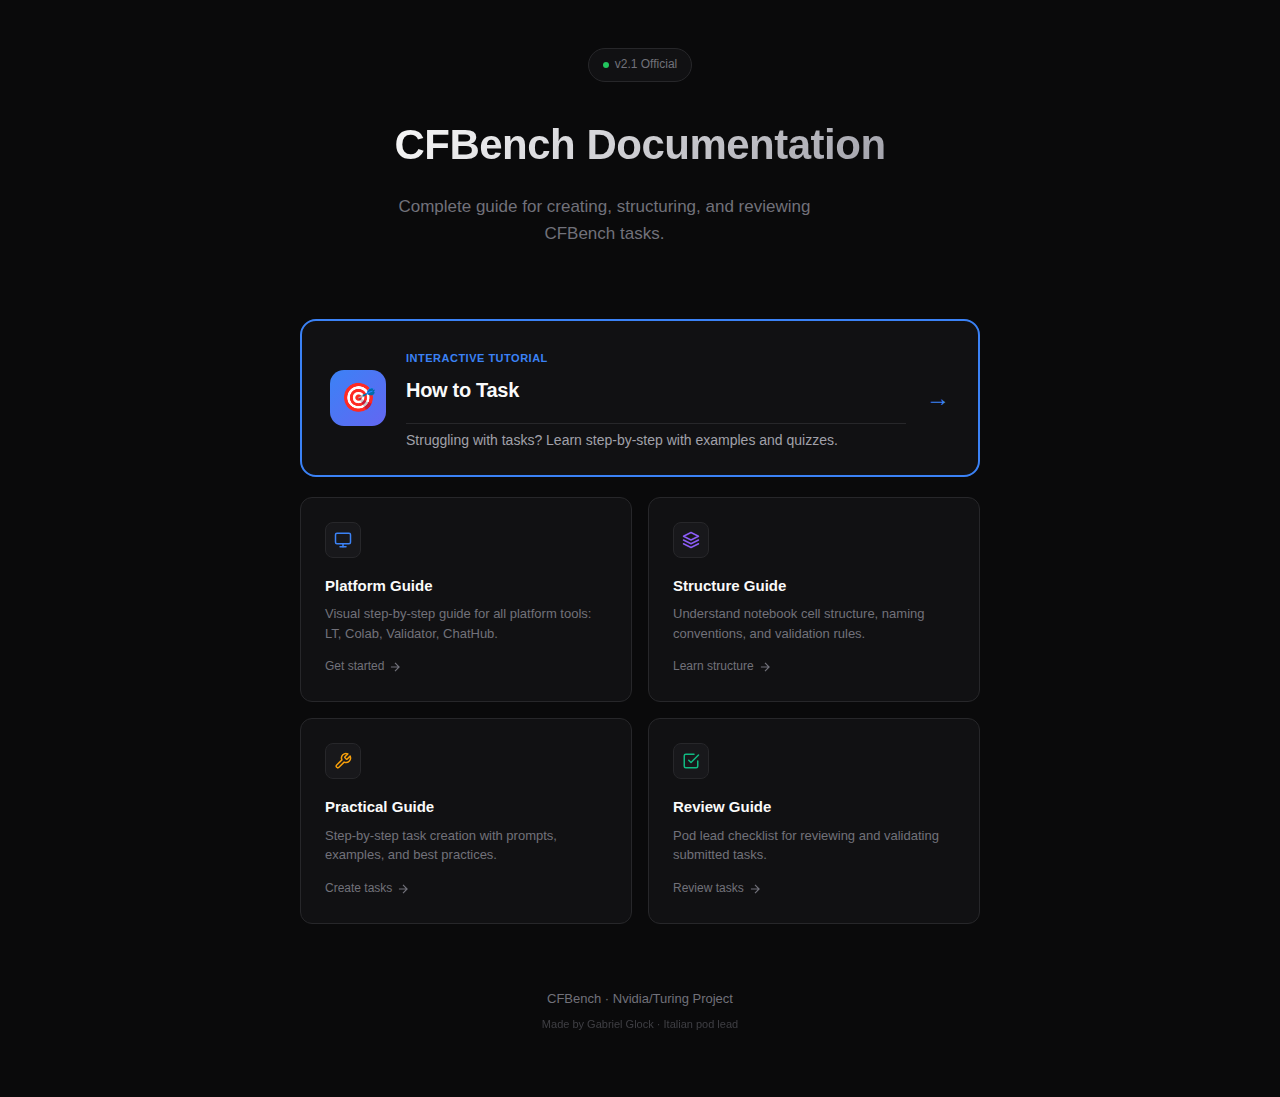
<file: index.html>
<!DOCTYPE html>
<html lang="en">
<head>
    <meta charset="UTF-8">
    <meta name="viewport" content="width=device-width, initial-scale=1.0">
    <title>CFBench Documentation</title>
    <link rel="stylesheet" href="css/styles.css">
    <style>
        /* Landing Page Styles */
        .landing {
            min-height: 100vh;
            display: flex;
            flex-direction: column;
            align-items: center;
            justify-content: center;
            padding: 48px 24px;
        }

        .landing-header {
            text-align: center;
            margin-bottom: 56px;
        }

        .landing-badge {
            display: inline-flex;
            align-items: center;
            gap: 6px;
            padding: 6px 14px;
            background: var(--bg-secondary);
            border: 1px solid var(--border);
            border-radius: 20px;
            font-size: 12px;
            font-weight: 500;
            color: var(--text-muted);
            margin-bottom: 28px;
        }

        .landing-badge-dot {
            width: 6px;
            height: 6px;
            background: var(--success);
            border-radius: 50%;
        }

        .landing h1 {
            font-size: 42px;
            font-weight: 600;
            letter-spacing: -0.5px;
            margin-bottom: 14px;
            background: linear-gradient(135deg, var(--text) 0%, var(--text-secondary) 100%);
            -webkit-background-clip: text;
            -webkit-text-fill-color: transparent;
            background-clip: text;
        }

        .landing-subtitle {
            font-size: 17px;
            color: var(--text-muted);
            max-width: 420px;
            line-height: 1.6;
        }

        /* Cards Grid */
        .landing-cards {
            display: grid;
            grid-template-columns: repeat(2, 1fr);
            gap: 16px;
            max-width: 680px;
            width: 100%;
        }

        /* Card Component */
        .landing-card {
            position: relative;
            background: var(--bg-secondary);
            border: 1px solid var(--border);
            border-radius: 12px;
            padding: 24px;
            text-decoration: none;
            transition: all 0.25s cubic-bezier(0.4, 0, 0.2, 1);
            overflow: hidden;
        }

        .landing-card::before {
            content: '';
            position: absolute;
            top: 0;
            left: 0;
            right: 0;
            height: 3px;
            background: var(--card-accent, var(--accent));
            transform: scaleX(0);
            transform-origin: left;
            transition: transform 0.3s cubic-bezier(0.4, 0, 0.2, 1);
        }

        .landing-card:hover {
            border-color: var(--border-light);
            transform: translateY(-2px);
            box-shadow: 0 8px 24px rgba(0, 0, 0, 0.12);
        }

        .landing-card:hover::before {
            transform: scaleX(1);
        }

        /* Card accent colors */
        .landing-card[data-accent="blue"] { --card-accent: #3b82f6; }
        .landing-card[data-accent="purple"] { --card-accent: #8b5cf6; }
        .landing-card[data-accent="amber"] { --card-accent: #f59e0b; }
        .landing-card[data-accent="green"] { --card-accent: #10b981; }

        .card-indicator {
            width: 36px;
            height: 36px;
            border-radius: 8px;
            display: flex;
            align-items: center;
            justify-content: center;
            margin-bottom: 16px;
            background: var(--bg-tertiary);
            border: 1px solid var(--border);
            transition: all 0.25s ease;
        }

        .card-indicator svg {
            width: 18px;
            height: 18px;
            color: var(--card-accent, var(--accent));
            transition: transform 0.25s ease;
        }

        .landing-card:hover .card-indicator {
            background: var(--card-accent, var(--accent));
            border-color: var(--card-accent, var(--accent));
        }

        .landing-card:hover .card-indicator svg {
            color: white;
            transform: scale(1.1);
        }

        .card-content h3 {
            font-size: 15px;
            font-weight: 600;
            color: var(--text);
            margin: 0 0 6px;
        }

        .card-content p {
            font-size: 13px;
            color: var(--text-muted);
            margin: 0;
            line-height: 1.5;
        }

        .card-arrow {
            display: flex;
            align-items: center;
            gap: 4px;
            margin-top: 14px;
            font-size: 12px;
            font-weight: 500;
            color: var(--text-muted);
            transition: all 0.2s ease;
        }

        .card-arrow svg {
            width: 14px;
            height: 14px;
            transition: transform 0.2s ease;
        }

        .landing-card:hover .card-arrow {
            color: var(--card-accent, var(--accent));
        }

        .landing-card:hover .card-arrow svg {
            transform: translateX(3px);
        }

        /* Footer */
        .landing-footer {
            margin-top: 64px;
            text-align: center;
        }

        .landing-footer-main {
            font-size: 13px;
            color: var(--text-muted);
            margin-bottom: 6px;
        }

        .landing-footer-credit {
            font-size: 11px;
            color: var(--text-muted);
            opacity: 0.5;
        }

        /* Featured Tutorial Card */
        .featured-card {
            display: flex;
            align-items: center;
            gap: 20px;
            width: 100%;
            max-width: 680px;
            background: var(--bg-secondary);
            border: 2px solid #3b82f6;
            border-radius: 16px;
            padding: 24px 28px;
            margin-bottom: 20px;
            text-decoration: none;
            transition: all 0.3s ease;
        }

        .featured-card:hover {
            transform: translateY(-3px);
            box-shadow: 0 12px 32px rgba(59, 130, 246, 0.15);
        }

        .featured-icon {
            width: 56px;
            height: 56px;
            background: linear-gradient(135deg, #3b82f6, #6366f1);
            border-radius: 14px;
            display: flex;
            align-items: center;
            justify-content: center;
            font-size: 28px;
            flex-shrink: 0;
        }

        .featured-text {
            flex: 1;
        }

        .featured-label {
            display: inline-block;
            font-size: 11px;
            font-weight: 600;
            color: #3b82f6;
            text-transform: uppercase;
            letter-spacing: 0.5px;
            margin-bottom: 6px;
        }

        .featured-card h2 {
            font-size: 20px;
            font-weight: 700;
            color: var(--text);
            margin: 0 0 6px;
        }

        .featured-card p {
            font-size: 14px;
            color: var(--text-secondary);
            margin: 0;
            line-height: 1.5;
        }

        .featured-arrow {
            font-size: 24px;
            color: #3b82f6;
            transition: transform 0.3s ease;
        }

        .featured-card:hover .featured-arrow {
            transform: translateX(5px);
        }

        /* Responsive */
        @media (max-width: 640px) {
            .landing-cards {
                grid-template-columns: 1fr;
            }
            .landing h1 {
                font-size: 32px;
            }
            .featured-card {
                flex-direction: column;
                text-align: center;
                padding: 24px 20px;
            }
            .featured-arrow {
                display: none;
            }
        }

        /* Light theme adjustments */
        [data-theme="light"] .landing-card {
            background: #ffffff;
            box-shadow: 0 1px 3px rgba(0, 0, 0, 0.06);
        }

        [data-theme="light"] .landing-card:hover {
            box-shadow: 0 8px 24px rgba(0, 0, 0, 0.08);
        }

        [data-theme="light"] .landing h1 {
            background: linear-gradient(135deg, #202124 0%, #5f6368 100%);
            -webkit-background-clip: text;
            background-clip: text;
        }

        [data-theme="light"] .featured-card {
            background: #ffffff;
            border-color: #3b82f6;
            box-shadow: 0 2px 8px rgba(0, 0, 0, 0.04);
        }

        [data-theme="light"] .featured-card:hover {
            box-shadow: 0 12px 32px rgba(59, 130, 246, 0.12);
        }
    </style>
</head>
<body>

<div class="landing">
    <header class="landing-header">
        <div class="landing-badge">
            <span class="landing-badge-dot"></span>
            v2.1 Official
        </div>
        <h1>CFBench Documentation</h1>
        <p class="landing-subtitle">Complete guide for creating, structuring, and reviewing CFBench tasks.</p>
    </header>

    <!-- Featured Tutorial Card -->
    <a href="pages/how-to-task.html" class="featured-card">
        <div class="featured-icon">&#127919;</div>
        <div class="featured-text">
            <span class="featured-label">Interactive Tutorial</span>
            <h2>How to Task</h2>
            <p>Struggling with tasks? Learn step-by-step with examples and quizzes.</p>
        </div>
        <div class="featured-arrow">&#8594;</div>
    </a>

    <div class="landing-cards">
        <a href="pages/platform.html" class="landing-card" data-accent="blue">
            <div class="card-indicator">
                <svg viewBox="0 0 24 24" fill="none" stroke="currentColor" stroke-width="2" stroke-linecap="round" stroke-linejoin="round">
                    <rect x="2" y="3" width="20" height="14" rx="2" ry="2"></rect>
                    <line x1="8" y1="21" x2="16" y2="21"></line>
                    <line x1="12" y1="17" x2="12" y2="21"></line>
                </svg>
            </div>
            <div class="card-content">
                <h3>Platform Guide</h3>
                <p>Visual step-by-step guide for all platform tools: LT, Colab, Validator, ChatHub.</p>
            </div>
            <div class="card-arrow">
                Get started
                <svg viewBox="0 0 24 24" fill="none" stroke="currentColor" stroke-width="2"><path d="M5 12h14M12 5l7 7-7 7"/></svg>
            </div>
        </a>

        <a href="pages/structure.html" class="landing-card" data-accent="purple">
            <div class="card-indicator">
                <svg viewBox="0 0 24 24" fill="none" stroke="currentColor" stroke-width="2" stroke-linecap="round" stroke-linejoin="round">
                    <path d="M12 2L2 7l10 5 10-5-10-5z"></path>
                    <path d="M2 17l10 5 10-5"></path>
                    <path d="M2 12l10 5 10-5"></path>
                </svg>
            </div>
            <div class="card-content">
                <h3>Structure Guide</h3>
                <p>Understand notebook cell structure, naming conventions, and validation rules.</p>
            </div>
            <div class="card-arrow">
                Learn structure
                <svg viewBox="0 0 24 24" fill="none" stroke="currentColor" stroke-width="2"><path d="M5 12h14M12 5l7 7-7 7"/></svg>
            </div>
        </a>

        <a href="pages/practical.html" class="landing-card" data-accent="amber">
            <div class="card-indicator">
                <svg viewBox="0 0 24 24" fill="none" stroke="currentColor" stroke-width="2" stroke-linecap="round" stroke-linejoin="round">
                    <path d="M14.7 6.3a1 1 0 0 0 0 1.4l1.6 1.6a1 1 0 0 0 1.4 0l3.77-3.77a6 6 0 0 1-7.94 7.94l-6.91 6.91a2.12 2.12 0 0 1-3-3l6.91-6.91a6 6 0 0 1 7.94-7.94l-3.76 3.76z"></path>
                </svg>
            </div>
            <div class="card-content">
                <h3>Practical Guide</h3>
                <p>Step-by-step task creation with prompts, examples, and best practices.</p>
            </div>
            <div class="card-arrow">
                Create tasks
                <svg viewBox="0 0 24 24" fill="none" stroke="currentColor" stroke-width="2"><path d="M5 12h14M12 5l7 7-7 7"/></svg>
            </div>
        </a>

        <a href="pages/review.html" class="landing-card" data-accent="green">
            <div class="card-indicator">
                <svg viewBox="0 0 24 24" fill="none" stroke="currentColor" stroke-width="2" stroke-linecap="round" stroke-linejoin="round">
                    <path d="M9 11l3 3L22 4"></path>
                    <path d="M21 12v7a2 2 0 0 1-2 2H5a2 2 0 0 1-2-2V5a2 2 0 0 1 2-2h11"></path>
                </svg>
            </div>
            <div class="card-content">
                <h3>Review Guide</h3>
                <p>Pod lead checklist for reviewing and validating submitted tasks.</p>
            </div>
            <div class="card-arrow">
                Review tasks
                <svg viewBox="0 0 24 24" fill="none" stroke="currentColor" stroke-width="2"><path d="M5 12h14M12 5l7 7-7 7"/></svg>
            </div>
        </a>
    </div>

    <footer class="landing-footer">
        <p class="landing-footer-main">CFBench · Nvidia/Turing Project</p>
        <p class="landing-footer-credit">Made by Gabriel Glock · Italian pod lead</p>
    </footer>
</div>

<script src="js/main.js"></script>
</body>
</html>
</file>
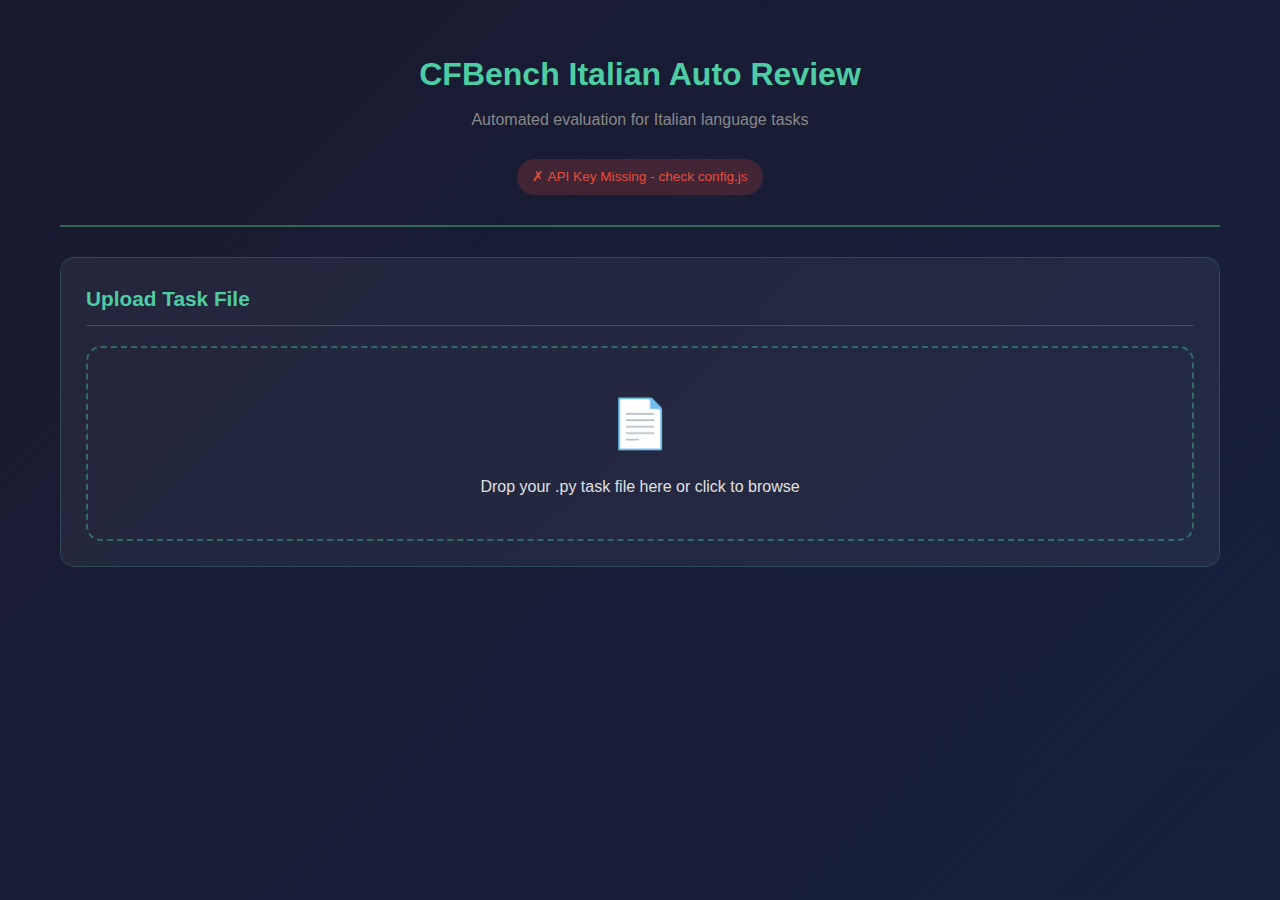
<file: automated_review/italian_review.html>
<!DOCTYPE html>
<html lang="en">
<head>
    <meta charset="UTF-8">
    <meta name="viewport" content="width=device-width, initial-scale=1.0">
    <title>CFBench Italian Auto Review</title>
    <link rel="stylesheet" href="css/validator.css">
    <style>
        * {
            margin: 0;
            padding: 0;
            box-sizing: border-box;
        }

        body {
            font-family: 'Segoe UI', Tahoma, Geneva, Verdana, sans-serif;
            background: linear-gradient(135deg, #1a1a2e 0%, #16213e 100%);
            min-height: 100vh;
            color: #e0e0e0;
        }

        .container {
            max-width: 1200px;
            margin: 0 auto;
            padding: 20px;
        }

        header {
            text-align: center;
            padding: 30px 0;
            border-bottom: 2px solid #356854;
            margin-bottom: 30px;
        }

        header h1 {
            color: #4ecca3;
            font-size: 2em;
            margin-bottom: 10px;
        }

        .api-status {
            display: inline-flex;
            align-items: center;
            gap: 8px;
            padding: 8px 15px;
            border-radius: 20px;
            font-size: 0.85em;
            background: rgba(46, 204, 113, 0.2);
            color: #2ecc71;
        }

        .panel {
            background: rgba(255,255,255,0.05);
            border-radius: 15px;
            padding: 25px;
            margin-bottom: 20px;
            border: 1px solid rgba(78, 204, 163, 0.2);
        }

        .panel h2 {
            color: #4ecca3;
            margin-bottom: 20px;
            padding-bottom: 10px;
            border-bottom: 1px solid rgba(78, 204, 163, 0.3);
            font-size: 1.3em;
        }

        .upload-zone {
            border: 2px dashed rgba(78, 204, 163, 0.4);
            border-radius: 15px;
            padding: 40px;
            text-align: center;
            cursor: pointer;
            transition: all 0.3s;
        }

        .upload-zone:hover {
            border-color: #4ecca3;
            background: rgba(78, 204, 163, 0.1);
        }

        .upload-zone input { display: none; }

        .btn {
            padding: 12px 25px;
            border: none;
            border-radius: 8px;
            cursor: pointer;
            font-weight: bold;
            transition: all 0.3s;
            margin: 5px;
        }

        .btn-primary { background: #4ecca3; color: #1a1a2e; }
        .btn-secondary { background: #555; color: #fff; }
        .btn-danger { background: #e74c3c; color: #fff; }
        .btn:hover { transform: scale(1.02); opacity: 0.9; }
        .btn:disabled { opacity: 0.5; cursor: not-allowed; }

        .progress-bar-wrapper {
            background: rgba(0,0,0,0.4);
            border-radius: 10px;
            height: 30px;
            overflow: hidden;
            margin: 15px 0;
        }

        .progress-bar {
            height: 100%;
            background: linear-gradient(90deg, #4ecca3, #45b393);
            border-radius: 10px;
            transition: width 0.5s ease;
            display: flex;
            align-items: center;
            justify-content: center;
            font-weight: bold;
            color: #1a1a2e;
        }

        .log-area {
            background: rgba(0,0,0,0.4);
            border-radius: 10px;
            padding: 15px;
            max-height: 200px;
            overflow-y: auto;
            font-family: 'Consolas', monospace;
            font-size: 0.85em;
        }

        .log-entry { padding: 5px 0; border-bottom: 1px solid rgba(255,255,255,0.05); }
        .log-entry.success { color: #2ecc71; }
        .log-entry.error { color: #e74c3c; }
        .log-entry.info { color: #3498db; }

        .result-card {
            background: rgba(0,0,0,0.3);
            border-radius: 10px;
            margin-bottom: 15px;
            overflow: hidden;
            border: 1px solid rgba(255,255,255,0.1);
        }

        .result-header {
            padding: 15px;
            display: flex;
            justify-content: space-between;
            align-items: center;
            cursor: pointer;
        }

        .result-header:hover { background: rgba(78, 204, 163, 0.1); }

        .badge {
            padding: 5px 12px;
            border-radius: 20px;
            font-size: 0.85em;
            font-weight: bold;
        }

        .badge-pass { background: #2ecc71; color: #000; }
        .badge-fail { background: #e74c3c; color: #fff; }

        .rating-badge {
            padding: 5px 15px;
            border-radius: 20px;
            font-weight: bold;
        }

        .rating-5 { background: #2ecc71; color: #000; }
        .rating-4 { background: #3498db; color: #fff; }
        .rating-3 { background: #f39c12; color: #000; }
        .rating-2 { background: #e74c3c; color: #fff; }
        .rating-1 { background: #8e44ad; color: #fff; }

        .result-content {
            display: none;
            padding: 20px;
            background: rgba(0,0,0,0.2);
            border-top: 1px solid rgba(255,255,255,0.1);
        }

        .result-content.active { display: block; }

        .result-feedback {
            background: rgba(0,0,0,0.3);
            padding: 15px;
            border-radius: 8px;
            white-space: pre-wrap;
            line-height: 1.6;
        }

        .summary-box {
            padding: 30px;
            border-radius: 15px;
            text-align: center;
            margin-bottom: 20px;
        }

        .summary-box.approved { background: rgba(46, 204, 113, 0.2); border: 2px solid #2ecc71; }
        .summary-box.revision { background: rgba(243, 156, 18, 0.2); border: 2px solid #f39c12; }
        .summary-box.rejected { background: rgba(231, 76, 60, 0.2); border: 2px solid #e74c3c; }

        .summary-box h2 { font-size: 1.8em; margin-bottom: 15px; border: none; padding: 0; }
        .summary-box.approved h2 { color: #2ecc71; }
        .summary-box.revision h2 { color: #f39c12; }
        .summary-box.rejected h2 { color: #e74c3c; }

        .summary-stats {
            display: flex;
            justify-content: center;
            gap: 40px;
            margin-top: 20px;
            flex-wrap: wrap;
        }

        .stat-value { font-size: 2em; font-weight: bold; color: #4ecca3; }
        .stat-label { color: #888; font-size: 0.9em; }

        .feedback-output {
            white-space: pre-wrap;
            font-family: 'Consolas', monospace;
            font-size: 0.9em;
            line-height: 1.6;
            color: #ccc;
            max-height: 400px;
            overflow-y: auto;
            background: rgba(0,0,0,0.3);
            padding: 15px;
            border-radius: 8px;
        }

        .cells-preview {
            display: flex;
            flex-wrap: wrap;
            gap: 10px;
            margin-top: 15px;
        }

        .cell-tag {
            padding: 8px 15px;
            border-radius: 20px;
            font-size: 0.85em;
        }

        .cell-tag.found { background: rgba(46, 204, 113, 0.3); color: #2ecc71; }
        .cell-tag.missing { background: rgba(231, 76, 60, 0.3); color: #e74c3c; }

        .hidden { display: none; }

        .spinner {
            display: inline-block;
            width: 20px;
            height: 20px;
            border: 3px solid rgba(78, 204, 163, 0.3);
            border-radius: 50%;
            border-top-color: #4ecca3;
            animation: spin 1s ease-in-out infinite;
        }

        @keyframes spin { to { transform: rotate(360deg); } }
    </style>
</head>
<body>
    <div class="container">
        <header>
            <h1>CFBench Italian Auto Review</h1>
            <p style="color: #888; margin-bottom: 15px;">Automated evaluation for Italian language tasks</p>
            <span class="api-status" id="api-status">
                <span class="spinner"></span> Loading API...
            </span>
        </header>

        <!-- Upload Section -->
        <div class="panel" id="upload-panel">
            <h2>Upload Task File</h2>
            <div class="upload-zone" onclick="document.getElementById('file-input').click()">
                <div style="font-size: 3em; margin-bottom: 15px;">📄</div>
                <p>Drop your .py task file here or click to browse</p>
                <input type="file" id="file-input" accept=".py" onchange="handleFileUpload(event)">
            </div>
            <div id="file-info" class="hidden" style="margin-top: 20px;">
                <p style="color: #4ecca3;"><strong>File:</strong> <span id="file-name"></span></p>
                <div class="cells-preview" id="cells-preview"></div>
                <button class="btn btn-primary" style="margin-top: 20px; width: 100%;" onclick="startAnalysis()">
                    🚀 Start Italian Review
                </button>
            </div>
        </div>

        <!-- Progress Section -->
        <div class="panel hidden" id="progress-panel">
            <h2>Analysis in Progress</h2>
            <div class="progress-bar-wrapper">
                <div class="progress-bar" id="progress-bar" style="width: 0%">0%</div>
            </div>
            <p id="progress-status" style="text-align: center; color: #888; margin-bottom: 15px;">Preparing...</p>
            <div class="log-area" id="log-area"></div>
            <button class="btn btn-danger" style="margin-top: 15px;" onclick="cancelAnalysis()">Cancel</button>
        </div>

        <!-- Results Section -->
        <div class="panel hidden" id="results-panel">
            <h2>Analysis Results</h2>

            <div class="summary-box" id="summary-box">
                <h2 id="verdict-text">Analyzing...</h2>
                <p id="verdict-message"></p>
                <div class="summary-stats">
                    <div class="stat-item">
                        <div class="stat-value" id="stat-avg">-</div>
                        <div class="stat-label">Average Rating</div>
                    </div>
                    <div class="stat-item">
                        <div class="stat-value" id="stat-pass">-</div>
                        <div class="stat-label">Passed</div>
                    </div>
                    <div class="stat-item">
                        <div class="stat-value" id="stat-fail">-</div>
                        <div class="stat-label">Failed</div>
                    </div>
                </div>
            </div>

            <div id="results-list"></div>

            <!-- Difficulty & Review Time -->
            <div style="margin-top: 20px; display: flex; gap: 20px; flex-wrap: wrap;">
                <div style="flex: 1; min-width: 200px;">
                    <label style="color: #4ecca3; font-weight: bold;">Difficulty:</label>
                    <select id="difficulty-select" style="width: 100%; padding: 10px; margin-top: 5px; background: rgba(0,0,0,0.3); border: 1px solid #4ecca3; border-radius: 8px; color: #fff;">
                        <option value="Easy">Easy</option>
                        <option value="Medium">Medium</option>
                        <option value="Hard" selected>Hard</option>
                    </select>
                </div>
                <div style="flex: 1; min-width: 200px;">
                    <label style="color: #4ecca3; font-weight: bold;">Review Time (minutes):</label>
                    <input type="number" id="review-time" value="15" min="1" max="120" style="width: 100%; padding: 10px; margin-top: 5px; background: rgba(0,0,0,0.3); border: 1px solid #4ecca3; border-radius: 8px; color: #fff;">
                </div>
            </div>
            <div style="margin-top: 15px;">
                <label style="color: #4ecca3; font-weight: bold;">Difficulty Reason:</label>
                <textarea id="difficulty-reason" rows="2" placeholder="e.g., Exact word count constraint, no commas, indicative mood only..." style="width: 100%; padding: 10px; margin-top: 5px; background: rgba(0,0,0,0.3); border: 1px solid #4ecca3; border-radius: 8px; color: #fff; resize: vertical;"></textarea>
            </div>

            <div style="margin-top: 20px;">
                <h3 style="color: #4ecca3; margin-bottom: 15px;">Complete Feedback</h3>
                <div class="feedback-output" id="feedback-output"></div>
                <button class="btn btn-primary" style="margin-top: 15px;" onclick="generateFinalFeedback()">Generate Final Feedback</button>
                <button class="btn btn-primary" style="margin-top: 15px;" onclick="copyFeedback()">Copy Feedback</button>
                <button class="btn btn-secondary" style="margin-top: 15px;" onclick="resetTool()">Review Another</button>
            </div>
        </div>
    </div>

    <!-- Load existing config and API handler -->
    <script src="config.js"></script>
    <script src="js/api_handler.js"></script>

    <script>
        // State
        let apiHandler = null;
        let fileContent = '';
        let fileName = '';
        let extractedCells = {};
        let analysisResults = {};
        let isAnalyzing = false;

        // Official CFBench Criteria - OPTIMIZED: Each criterion receives ONLY the cells it needs
        const italianCriteria = [
            {
                id: 'problem_framing',
                name: 'CFBench Problem Framing and Motivation',
                min: 5,
                // NEEDS: system + user_all_turns
                prompt: `Evaluate PROBLEM FRAMING. Does the task have clear motivation?

{CONTEXT}

CHECK:
- Who is the user? (role, profession)
- What do they want? (specific request)
- Why do they need help?

RATING:
5 = Clear identity + specific request + realistic scenario (e.g., "Mi chiamo Marco, food blogger, devo pubblicare...")
4 = Clear but one element underdeveloped
3 = Generic request, unclear context
2 = Vague request
1 = No motivation

JSON only: {"rating": 1-5, "feedback": "one sentence", "issues": []}`
            },
            {
                id: 'system_message',
                name: 'System Message Correctness (Italian)',
                min: 5,
                // NEEDS: system ONLY
                prompt: `Evaluate SYSTEM MESSAGE Italian quality.

{CONTEXT}

CHECK:
1. Grammar correct? (conjugations, agreements)
2. Formality consistent? (ALL tu OR ALL Lei)
3. Anglicisms? (e.g., "performare" instead of "eseguire")
4. Natural to native speaker?

RATING:
5 = Flawless Italian, consistent formality, no anglicisms
4 = Minor awkward phrases, grammar correct
3 = Mixed tu/Lei or minor grammar errors
2 = Frequent errors, heavy anglicisms
1 = Broken, machine-translated

JSON only: {"rating": 1-5, "feedback": "one sentence", "issues": []}`
            },
            {
                id: 'instruction_alignment',
                name: 'Instruction Alignment and Conflict Coverage',
                min: 5,
                // NEEDS: turn_metadata + user_final
                prompt: `Check if ALL CONSTRAINTS from metadata appear in user query.

{CONTEXT}

EXAMPLES of explicit constraints:
- "377 parole" or "trecentosettantasette parole" ✓
- "4 paragrafi" ✓
- "non usare virgole" ✓
- "usa le parole: X, Y, Z" ✓

RATING:
5 = ALL constraints explicit in Italian query
4 = All present, slightly unnatural phrasing
3 = Some missing or awkward
2 = Multiple hidden in metadata
1 = Constraints absent or wrong language

JSON only: {"rating": 1-5, "feedback": "one sentence", "missing_constraints": [], "issues": []}`
            },
            {
                id: 'factual_accuracy',
                name: 'Factual Accuracy and Hallucination (Italian Context)',
                min: 5,
                // NEEDS: user_all_turns + assistant
                prompt: `Check for HALLUCINATION. Does golden ONLY use user-provided data?

{CONTEXT}

CRITICAL: Every fact in golden must trace back to user data. No invented info.

RATING:
5 = ZERO hallucination. All facts from user data.
4 = One minor inferred detail
3 = Some added information
2 = Significant hallucination
1 = Fabricated response

JSON only: {"rating": 1-5, "feedback": "one sentence", "issues": []}`
            },
            {
                id: 'response_formatting',
                name: 'Response Formatting & Cleanup (Italian)',
                min: 4,
                // NEEDS: assistant ONLY
                prompt: `Check for Italian PREAMBLES/CLOSURES.

{CONTEXT}

FORBIDDEN START: "Certo!", "Ecco la risposta:", "Perfetto!", "Con piacere!"
FORBIDDEN END: "Spero di averti aiutato!", "Non esitare a chiedere!", "Fammi sapere!"

RATING:
5 = CLEAN. Starts directly with content. No fillers.
4 = One brief "Ecco" but clean
3 = One preamble OR one closure
2 = Multiple fillers
1 = Excessive verbosity

JSON only: {"rating": 1-5, "feedback": "one sentence", "preambles_found": [], "issues": []}`
            },
            {
                id: 'dialogue_realisticness',
                name: 'Dialogue Realisticness (Italian Native Feel)',
                min: 4,
                // NEEDS: system + user_final + assistant
                prompt: `Does dialogue sound NATURAL to native Italian speaker?

{CONTEXT}

CHECK:
1. Native speaker feel?
2. Natural expressions? (a quanto pare, per quanto riguarda)
3. Correct congiuntivo? (credo che sia, NOT credo che è)
4. Anglicisms/calques?
5. Register consistent? (tu/Lei)

RATING:
5 = Native feel. Natural expressions, correct congiuntivo.
4 = Good. Minor textbook phrasing.
3 = Noticeable translated feel.
2 = Awkward, robotic.
1 = Machine translation obvious.

JSON only: {"rating": 1-5, "feedback": "one sentence", "register": "tu/Lei/mixed", "issues": []}`
            },
            {
                id: 'model_breaking',
                name: 'Model Breaking Success',
                min: 4,
                // NEEDS: model_validators ONLY
                prompt: `Analyze MODEL BREAKING. Do model passes fail enough constraints?

{CONTEXT}

STEP 1 - For EACH model pass (nemotron_1 to nemotron_4):
- Count TOTAL constraints (ALL types: IF like detectable_format, keywords + LLM Eval like stylistic, linguistic + llm_judge)
- Count FAILED constraints
- Calculate failure rate: failed ÷ total = X%

STEP 2 - Count how many of the 4 passes have failure rate >= 50%

STEP 3 - Check VARIANCE: Does at least ONE constraint show BOTH Pass AND Fail across different passes?

RATING (FOLLOW EXACTLY - this is from official guidelines):
5 = PERFECT: 4/4 passes have FAIL>=50% AND variance exists
4 = STRONG: Exactly 3/4 passes have FAIL>=50%, 1/4 has FAIL<50% AND variance exists
3 = WEAK: 2/4 passes have FAIL<50% (so only 2/4 have FAIL>=50%)
2 = TOO EASY: 3/4 or 4/4 passes have FAIL<50% but some constraints DO fail
1 = FAILED: 4/4 passes have FAIL<50% AND almost nothing fails

EXAMPLE: Pass fails 3/7 constraints = 42.8%. If all 4 passes are like this (42.8% < 50%), Rating = 2

JSON only: {"rating": 1-5, "feedback": "X/4 passes FAIL>=50%. Each pass: Y/Z failed (W%)", "issues": []}`
            },
            {
                id: 'golden_perfection',
                name: 'Golden Response Perfection (Italian Quality)',
                min: 5,
                // NEEDS: assistant + turn_metadata + validator_assistant
                prompt: `Evaluate GOLDEN RESPONSE quality.

{CONTEXT}

IMPORTANT: Validator results show PASSED/FAILED. Trust them.

CHECK:
1. Validator shows ALL PASSED?
2. Italian impeccable? (grammar, punctuation)
3. Italian editor would approve?

RATING:
5 = ALL PASSED + impeccable Italian
4 = All passed + minor awkward phrase
3 = Passed but textbook-ish
2 = FAILED constraint OR Italian errors
1 = Multiple failures OR broken Italian

JSON only: {"rating": 1-5, "feedback": "one sentence", "issues": []}`
            }
        ];

        // Initialize
        window.onload = function() {
            apiHandler = new APIHandler();
            updateApiStatus();
        };

        function updateApiStatus() {
            const status = document.getElementById('api-status');
            if (apiHandler && apiHandler.hasApiKey()) {
                status.innerHTML = `✓ API Connected (${apiHandler.getRemainingCalls()} calls left)`;
                status.style.background = 'rgba(46, 204, 113, 0.2)';
                status.style.color = '#2ecc71';
            } else {
                status.innerHTML = '✗ API Key Missing - check config.js';
                status.style.background = 'rgba(231, 76, 60, 0.2)';
                status.style.color = '#e74c3c';
            }
        }

        // File handling
        function handleFileUpload(event) {
            const file = event.target.files[0];
            if (!file) return;

            fileName = file.name;
            document.getElementById('file-name').textContent = fileName;

            const reader = new FileReader();
            reader.onload = function(e) {
                fileContent = e.target.result;
                extractCells();
                document.getElementById('file-info').classList.remove('hidden');
            };
            reader.readAsText(file);
        }

        function extractCells() {
            extractedCells = {};

            // Patterns
            const patterns = {
                system: /\*\*\[system\]\*\*\s*([\s\S]*?)(?=\*\*\[|$)/,
                user: /\*\*\[user\]\*\*\s*([\s\S]*?)(?=\*\*\[|$)/g,
                thinking: /\*\*\[thinking\]\*\*\s*([\s\S]*?)(?=\*\*\[|$)/g,
                assistant: /\*\*\[assistant\]\*\*\s*([\s\S]*?)(?=\*\*\[|$)/g,
                turn_metadata: /\*\*\[turn_metadata\]\*\*\s*```json\s*([\s\S]*?)```/,
                validator_assistant: /\*\*\[validator_assistant\]\*\*\s*```\s*([\s\S]*?)```/,
                validator_human: /\*\*\[validator_human\]\*\*\s*```\s*([\s\S]*?)```/,
                model_validators: /\*\*\[validator_assistant_(qwen|nemotron)_\d\]\*\*[\s\S]*?```[\s\S]*?([\s\S]*?)```/g
            };

            // Extract
            const systemMatch = fileContent.match(patterns.system);
            if (systemMatch) extractedCells.system = systemMatch[1].trim();

            const userMatches = [...fileContent.matchAll(patterns.user)];
            if (userMatches.length > 0) {
                extractedCells.user_final = userMatches[userMatches.length - 1][1].trim();
                // For multi-turn: combine ALL user turns for factual accuracy check
                extractedCells.user_all_turns = userMatches.map(m => m[1].trim()).join('\n\n---TURN---\n\n');
            }

            const thinkingMatches = [...fileContent.matchAll(patterns.thinking)];
            if (thinkingMatches.length > 0) {
                extractedCells.thinking = thinkingMatches[thinkingMatches.length - 1][1].trim();
            }

            const assistantMatches = [...fileContent.matchAll(patterns.assistant)];
            if (assistantMatches.length > 0) {
                extractedCells.assistant = assistantMatches[assistantMatches.length - 1][1].trim();
            }

            const metadataMatch = fileContent.match(patterns.turn_metadata);
            if (metadataMatch) {
                extractedCells.turn_metadata = metadataMatch[1].trim();
                try {
                    extractedCells.metadata_json = JSON.parse(metadataMatch[1]);
                } catch (e) {}
            }

            const vaMatch = fileContent.match(patterns.validator_assistant);
            if (vaMatch) extractedCells.validator_assistant = vaMatch[1].trim();

            const vhMatch = fileContent.match(patterns.validator_human);
            if (vhMatch) extractedCells.validator_human = vhMatch[1].trim();

            const modelValidatorMatches = [...fileContent.matchAll(patterns.model_validators)];
            if (modelValidatorMatches.length > 0) {
                extractedCells.model_validators = modelValidatorMatches.map(m => m[2]).join('\n---\n');
            }

            // Validate cell order
            const orderIssues = validateCellOrder();

            // Update preview
            const preview = document.getElementById('cells-preview');
            const cells = ['system', 'user_final', 'thinking', 'turn_metadata', 'assistant', 'validator_assistant', 'model_validators'];
            preview.innerHTML = cells.map(c =>
                `<span class="cell-tag ${extractedCells[c] ? 'found' : 'missing'}">${extractedCells[c] ? '✓' : '✗'} ${c}</span>`
            ).join('');

            // Show order validation result
            if (orderIssues.length > 0) {
                preview.innerHTML += `<br><span class="cell-tag missing" style="margin-top: 10px;">⚠️ Order issues: ${orderIssues.join(', ')}</span>`;
            } else {
                preview.innerHTML += `<br><span class="cell-tag found" style="margin-top: 10px;">✓ Cell order is correct</span>`;
            }

            // Word counts with dynamic requirements
            const wordCounts = validateMetadataWordCounts();
            let wordCountHtml = '<br><div style="margin-top: 10px; color: #888;">📊 Word counts: ';
            wordCounts.forEach((w, i) => {
                if (i > 0) wordCountHtml += ' | ';
                if (w.required) {
                    // Has requirement - show comparison
                    const icon = w.status === 'pass' ? '✓' : '✗';
                    const color = w.status === 'pass' ? '#4ecca3' : '#ff6b6b';
                    const relationSymbol = w.relation === 'at least' ? '≥' :
                                          w.relation === 'at most' ? '≤' :
                                          w.relation === 'less than' ? '<' :
                                          w.relation === 'more than' ? '>' : '=';
                    wordCountHtml += `<span style="color: ${color}">${w.label}: ${w.actual}/${w.required} ${relationSymbol} ${icon}</span>`;
                } else {
                    // No requirement - just show count
                    wordCountHtml += `${w.label}: ${w.actual}`;
                }
            });
            wordCountHtml += '</div>';
            preview.innerHTML += wordCountHtml;
        }

        // Italian-specific word count (from word_count.html - handles elisions like l'amico = 2 words)
        function countItalianWords(text) {
            if (!text) return 0;
            const tokens = tokenizarItaliano(text);
            return tokens.length;
        }

        function tokenizarItaliano(text) {
            const ITALIAN_CHARS = "a-zA-ZàèéìòùÀÈÉÌÒÙ";
            const tokens = [];
            const regex = new RegExp(`([${ITALIAN_CHARS}]+')([${ITALIAN_CHARS}]+)|([${ITALIAN_CHARS}]+)`, 'gi');

            let match;
            while ((match = regex.exec(text)) !== null) {
                if (match[1] && match[2]) {
                    // Elision: l'amico -> l' + amico = 2 tokens
                    tokens.push({ text: match[1], type: 'elision' });
                    tokens.push({ text: match[2], type: 'word' });
                } else if (match[3]) {
                    tokens.push({ text: match[3], type: 'word' });
                }
            }
            return tokens;
        }

        // Count words and compare against metadata requirements (if they exist)
        function validateMetadataWordCounts() {
            const metadata = extractedCells.turn_metadata || '';
            const results = [];

            // Extract length requirements from metadata
            const requirements = extractLengthRequirements(metadata);

            // System prompt
            const systemActual = countItalianWords(extractedCells.system || '');
            results.push({
                label: 'System',
                actual: systemActual,
                required: requirements.system,
                status: requirements.system ? (systemActual >= requirements.system ? 'pass' : 'fail') : 'info'
            });

            // User prompt (final turn)
            const userActual = countItalianWords(extractedCells.user_final || '');
            results.push({
                label: 'User',
                actual: userActual,
                required: requirements.user,
                status: requirements.user ? (userActual >= requirements.user ? 'pass' : 'fail') : 'info'
            });

            // Golden response - check against number_words constraint if exists
            const goldenActual = countItalianWords(extractedCells.assistant || '');
            const goldenReq = extractGoldenWordRequirement(metadata);
            results.push({
                label: 'Golden',
                actual: goldenActual,
                required: goldenReq ? goldenReq.value : null,
                relation: goldenReq ? goldenReq.relation : null,
                status: goldenReq ? checkWordConstraint(goldenActual, goldenReq.value, goldenReq.relation) : 'info'
            });

            return results;
        }

        // Extract system/user length requirements from metadata
        function extractLengthRequirements(metadata) {
            const req = { system: null, user: null };

            // Look for system_prompt_length or similar
            const systemMatch = metadata.match(/system[_\s]?prompt[_\s]?(?:length|words?)["\s:]+(\d+)/i) ||
                               metadata.match(/"system_words"\s*:\s*(\d+)/i);
            if (systemMatch) req.system = parseInt(systemMatch[1]);

            // Look for user_prompt_length or similar
            const userMatch = metadata.match(/user[_\s]?prompt[_\s]?(?:length|words?)["\s:]+(\d+)/i) ||
                             metadata.match(/"user_words"\s*:\s*(\d+)/i);
            if (userMatch) req.user = parseInt(userMatch[1]);

            return req;
        }

        // Extract golden response word count requirement
        function extractGoldenWordRequirement(metadata) {
            // Look for number_words constraint
            const numWordsMatch = metadata.match(/"instruction_id"\s*:\s*"[^"]*number_words[^"]*"[^}]*"num_words"\s*:\s*(\d+)[^}]*(?:"relation"\s*:\s*"([^"]+)")?/);
            if (numWordsMatch) {
                return {
                    value: parseInt(numWordsMatch[1]),
                    relation: numWordsMatch[2] || 'equal to'
                };
            }

            // Fallback: just look for num_words
            const fallbackMatch = metadata.match(/"num_words"\s*:\s*(\d+)/);
            const relationMatch = metadata.match(/"relation"\s*:\s*"([^"]+)"/);
            if (fallbackMatch) {
                return {
                    value: parseInt(fallbackMatch[1]),
                    relation: relationMatch ? relationMatch[1] : 'equal to'
                };
            }

            return null;
        }

        // Check if actual word count meets the constraint
        function checkWordConstraint(actual, required, relation) {
            switch (relation) {
                case 'equal to': return actual === required ? 'pass' : 'fail';
                case 'at least': return actual >= required ? 'pass' : 'fail';
                case 'at most': return actual <= required ? 'pass' : 'fail';
                case 'less than': return actual < required ? 'pass' : 'fail';
                case 'more than': return actual > required ? 'pass' : 'fail';
                default: return actual === required ? 'pass' : 'fail';
            }
        }

        function validateCellOrder() {
            const issues = [];

            // Expected order of cell markers (simplified for main cells)
            const expectedOrder = [
                '**[system]**',
                '**[user]**',
                '**[thinking]**',
                '**[assistant]**',
                '**[turn_metadata]**',
                '**[validator_assistant]**',
                '**[validator_human]**'
            ];

            // Find positions
            const positions = [];
            expectedOrder.forEach(marker => {
                const pos = fileContent.indexOf(marker);
                if (pos !== -1) {
                    positions.push({ marker: marker.replace(/\*\*/g, ''), pos });
                }
            });

            // Check if positions are in ascending order
            for (let i = 1; i < positions.length; i++) {
                if (positions[i].pos < positions[i-1].pos) {
                    issues.push(`${positions[i].marker} before ${positions[i-1].marker}`);
                }
            }

            // Check turn_metadata comes before golden assistant (last assistant)
            const metaPos = fileContent.indexOf('**[turn_metadata]**');
            const lastAssistantMatch = [...fileContent.matchAll(/\*\*\[assistant\]\*\*/g)];
            if (lastAssistantMatch.length > 0 && metaPos !== -1) {
                const lastAssistantPos = lastAssistantMatch[lastAssistantMatch.length - 1].index;
                if (metaPos > lastAssistantPos) {
                    issues.push('turn_metadata should come before golden assistant');
                }
            }

            // Check validator_human comes after validator_assistant
            const vaPos = fileContent.indexOf('**[validator_assistant]**');
            const vhPos = fileContent.indexOf('**[validator_human]**');
            if (vaPos !== -1 && vhPos !== -1 && vhPos < vaPos) {
                issues.push('validator_human before validator_assistant');
            }

            return issues;
        }

        // Analysis
        async function startAnalysis() {
            if (!apiHandler || !apiHandler.hasApiKey()) {
                alert('API not configured. Check config.js');
                return;
            }

            if (!fileContent) {
                alert('Please upload a file first');
                return;
            }

            isAnalyzing = true;
            document.getElementById('upload-panel').classList.add('hidden');
            document.getElementById('progress-panel').classList.remove('hidden');
            document.getElementById('results-panel').classList.add('hidden');

            const progressBar = document.getElementById('progress-bar');
            const progressStatus = document.getElementById('progress-status');
            const logArea = document.getElementById('log-area');
            logArea.innerHTML = '';

            analysisResults = {};
            let completed = 0;

            for (const criterion of italianCriteria) {
                if (!isAnalyzing) break;

                progressStatus.textContent = `Analyzing: ${criterion.name}...`;
                addLog(`Checking ${criterion.name}...`, 'info');

                try {
                    // SMART: Replace {CONTEXT} with ONLY the cells needed for this criterion
                    const context = getContentForCriterion(criterion.id);
                    const prompt = criterion.prompt.replace('{CONTEXT}', context);

                    // Log token savings
                    console.log(`${criterion.id}: ~${Math.round(context.length / 4)} tokens (vs full file: ~${Math.round(fileContent.length / 4)})`);

                    const response = await apiHandler.callGemini(prompt);
                    const result = parseJSON(response.text);

                    analysisResults[criterion.id] = {
                        ...criterion,
                        rating: result.rating || 3,
                        feedback: result.feedback || response.text,
                        issues: result.issues || [],
                        passed: (result.rating || 3) >= criterion.min
                    };

                    const status = analysisResults[criterion.id].passed ? 'success' : 'error';
                    addLog(`${criterion.name}: ${result.rating}/5 ${analysisResults[criterion.id].passed ? '✓' : '✗'}`, status);

                } catch (error) {
                    // Check if it's a rate limit error
                    if (error.message.includes('Rate limit') || error.message.includes('429')) {
                        addLog(`⏳ Rate limit - aguardando e tentando novamente...`, 'info');
                        // Wait extra time and retry once more
                        await new Promise(r => setTimeout(r, 5000));
                        try {
                            const context = getContentForCriterion(criterion.id);
                            const prompt = criterion.prompt.replace('{CONTEXT}', context);
                            const response = await apiHandler.callGemini(prompt);
                            const result = parseJSON(response.text);
                            analysisResults[criterion.id] = {
                                ...criterion,
                                rating: result.rating || 3,
                                feedback: result.feedback || response.text,
                                issues: result.issues || [],
                                passed: (result.rating || 3) >= criterion.min
                            };
                            addLog(`${criterion.name}: ${result.rating}/5 (após retry)`, 'success');
                            completed++;
                            continue;
                        } catch (retryError) {
                            addLog(`Error após retry: ${retryError.message}`, 'error');
                        }
                    }

                    addLog(`Error: ${error.message}`, 'error');
                    analysisResults[criterion.id] = {
                        ...criterion,
                        rating: 0,
                        feedback: `Error: ${error.message}`,
                        issues: [error.message],
                        passed: false
                    };
                }

                completed++;
                const percent = Math.round((completed / italianCriteria.length) * 100);
                progressBar.style.width = percent + '%';
                progressBar.textContent = percent + '%';
            }

            if (isAnalyzing) {
                progressStatus.textContent = 'Analysis complete!';
                addLog('Analysis complete!', 'success');
                showResults();
            }
        }

        // SMART CELL SELECTION: Each criterion receives ONLY the cells it needs to evaluate
        // NO TRUNCATION on normal cells - read them fully. Only thinking cells can be limited.
        function getContentForCriterion(criterionId) {
            const system = extractedCells.system || '';
            const userAll = extractedCells.user_all_turns || extractedCells.user_final || '';
            const userFinal = extractedCells.user_final || '';
            const assistant = extractedCells.assistant || '';
            const metadata = extractedCells.turn_metadata || '';
            const validator = extractedCells.validator_assistant || '';
            const modelValidators = extractedCells.model_validators || '';
            const thinking = extractedCells.thinking || '';

            switch (criterionId) {
                case 'problem_framing':
                    // NEEDS: system + user_all_turns (to understand motivation)
                    return `=== SYSTEM MESSAGE ===\n${system}\n\n=== USER QUERIES (ALL TURNS) ===\n${userAll}`;

                case 'system_message':
                    // NEEDS: system ONLY (to evaluate Italian quality)
                    return `=== SYSTEM MESSAGE ===\n${system}`;

                case 'instruction_alignment':
                    // NEEDS: turn_metadata + user_final (to check constraints are explicit)
                    return `=== TURN METADATA (CONSTRAINTS) ===\n${metadata}\n\n=== USER QUERY (FINAL TURN) ===\n${userFinal}`;

                case 'factual_accuracy':
                    // NEEDS: user_all_turns + assistant (to verify no hallucination)
                    return `=== USER DATA (ALL TURNS) ===\n${userAll}\n\n=== GOLDEN RESPONSE ===\n${assistant}`;

                case 'response_formatting':
                    // NEEDS: assistant ONLY (to check preambles/closures)
                    return `=== GOLDEN RESPONSE ===\n${assistant}`;

                case 'dialogue_realisticness':
                    // NEEDS: system + user_final + assistant (to evaluate natural Italian feel)
                    return `=== SYSTEM ===\n${system}\n\n=== USER ===\n${userFinal}\n\n=== ASSISTANT ===\n${assistant}`;

                case 'model_breaking':
                    // NEEDS: model_validators ONLY (to check PASS/FAIL rates)
                    return `=== MODEL VALIDATOR RESULTS ===\n${modelValidators || validator || 'N/A'}`;

                case 'golden_perfection':
                    // NEEDS: assistant + turn_metadata + validator_assistant (to verify quality)
                    return `=== GOLDEN RESPONSE ===\n${assistant}\n\n=== CONSTRAINTS ===\n${metadata}\n\n=== VALIDATOR RESULTS ===\n${validator}`;

                default:
                    return 'N/A';
            }
        }

        function parseJSON(text) {
            const match = text.match(/\{[\s\S]*\}/);
            if (match) {
                try { return JSON.parse(match[0]); } catch (e) {}
            }
            return { rating: 3, feedback: text };
        }

        function addLog(message, type = 'info') {
            const log = document.getElementById('log-area');
            const time = new Date().toLocaleTimeString();
            log.innerHTML += `<div class="log-entry ${type}">[${time}] ${message}</div>`;
            log.scrollTop = log.scrollHeight;
        }

        function cancelAnalysis() {
            isAnalyzing = false;
            addLog('Cancelled by user', 'error');
        }

        function showResults() {
            document.getElementById('progress-panel').classList.add('hidden');
            document.getElementById('results-panel').classList.remove('hidden');

            const results = Object.values(analysisResults);
            const avgRating = results.length > 0
                ? (results.reduce((sum, r) => sum + (r.rating || 0), 0) / results.length).toFixed(1)
                : 0;
            const passed = results.filter(r => r.passed).length;
            const failed = results.filter(r => !r.passed).length;

            // Verdict
            let verdict, verdictClass, message;
            if (failed === 0) {
                verdict = '✅ APPROVED';
                verdictClass = 'approved';
                message = 'All criteria meet minimum requirements!';
            } else if (failed <= 2) {
                verdict = '⚠️ MINOR REVISION';
                verdictClass = 'revision';
                message = `${failed} criteria below minimum`;
            } else {
                verdict = '❌ MAJOR REVISION';
                verdictClass = 'rejected';
                message = `${failed} criteria below minimum`;
            }

            const summaryBox = document.getElementById('summary-box');
            summaryBox.className = 'summary-box ' + verdictClass;
            document.getElementById('verdict-text').textContent = verdict;
            document.getElementById('verdict-message').textContent = message;
            document.getElementById('stat-avg').textContent = avgRating;
            document.getElementById('stat-pass').textContent = passed;
            document.getElementById('stat-fail').textContent = failed;

            // Results list
            document.getElementById('results-list').innerHTML = results.map(r => `
                <div class="result-card">
                    <div class="result-header" onclick="toggleResult('${r.id}')">
                        <span style="font-weight: bold;">${r.name}</span>
                        <div>
                            <span class="badge ${r.passed ? 'badge-pass' : 'badge-fail'}">${r.passed ? 'PASS' : 'FAIL'}</span>
                            <span class="rating-badge rating-${r.rating}">${r.rating}/5</span>
                        </div>
                    </div>
                    <div class="result-content" id="result-${r.id}">
                        <p style="color: #888; margin-bottom: 10px;">Minimum: ${r.min}</p>
                        <div class="result-feedback">${r.feedback}${r.issues?.length ? '\n\nIssues:\n- ' + r.issues.join('\n- ') : ''}</div>
                    </div>
                </div>
            `).join('');

            // Generate feedback
            generateFeedback();
            updateApiStatus();
        }

        function toggleResult(id) {
            document.getElementById('result-' + id).classList.toggle('active');
        }

        function generateFeedback() {
            // Initial auto-generated feedback
            generateFinalFeedback();
        }

        function generateFinalFeedback() {
            const results = Object.values(analysisResults);
            const failed = results.filter(r => !r.passed);
            const difficulty = document.getElementById('difficulty-select').value;
            const difficultyReason = document.getElementById('difficulty-reason').value || 'N/A';
            const reviewTime = document.getElementById('review-time').value || '15';

            // Determine verdict
            let verdict;
            if (failed.length === 0) {
                verdict = 'APPROVED';
            } else if (failed.length <= 2) {
                verdict = 'MINOR REVISION';
            } else {
                verdict = 'MAJOR REVISION';
            }

            // Build feedback in requested format
            let feedback = `## TASK REVIEW: ${fileName.replace('.py', '').split('_').pop()}\n\n`;
            feedback += `### CRITERIA RATINGS:\n\n`;
            feedback += `| # | Criterion | Rating | Comment |\n`;
            feedback += `|---|-----------|--------|--------|\n`;

            results.forEach((r, i) => {
                const shortComment = r.feedback ? r.feedback.split('.')[0] : 'N/A';
                feedback += `| ${i + 1} | ${r.name} | **${r.rating}** | ${shortComment} |\n`;
            });

            feedback += `\n---\n\n`;
            feedback += `**Difficulty:** ${difficulty}\n\n`;
            feedback += `**Reason:** ${difficultyReason}\n\n`;

            feedback += `**Feedback Summary:** `;
            if (failed.length === 0) {
                feedback += `All criteria meet minimum requirements. Task is well-constructed.\n\n`;
            } else {
                feedback += `${failed.length} criteria below minimum. Issues: ${failed.map(f => f.name.split('(')[0].trim()).join(', ')}.\n\n`;
            }

            feedback += `**Review Time:** ${reviewTime} minutes\n\n`;
            feedback += `**Verdict:** ${verdict}\n`;

            document.getElementById('feedback-output').textContent = feedback;
        }

        function copyFeedback() {
            navigator.clipboard.writeText(document.getElementById('feedback-output').textContent);
            alert('Copied!');
        }

        function resetTool() {
            document.getElementById('upload-panel').classList.remove('hidden');
            document.getElementById('progress-panel').classList.add('hidden');
            document.getElementById('results-panel').classList.add('hidden');
            document.getElementById('file-info').classList.add('hidden');
            document.getElementById('file-input').value = '';
            document.getElementById('progress-bar').style.width = '0%';
            fileContent = '';
            fileName = '';
            extractedCells = {};
            analysisResults = {};
        }

        // Drag and drop
        const uploadZone = document.querySelector('.upload-zone');
        uploadZone.addEventListener('dragover', e => { e.preventDefault(); uploadZone.style.borderColor = '#4ecca3'; });
        uploadZone.addEventListener('dragleave', () => { uploadZone.style.borderColor = ''; });
        uploadZone.addEventListener('drop', e => {
            e.preventDefault();
            uploadZone.style.borderColor = '';
            const file = e.dataTransfer.files[0];
            if (file?.name.endsWith('.py')) {
                document.getElementById('file-input').files = e.dataTransfer.files;
                handleFileUpload({ target: { files: [file] } });
            }
        });
    </script>
</body>
</html>
</file>
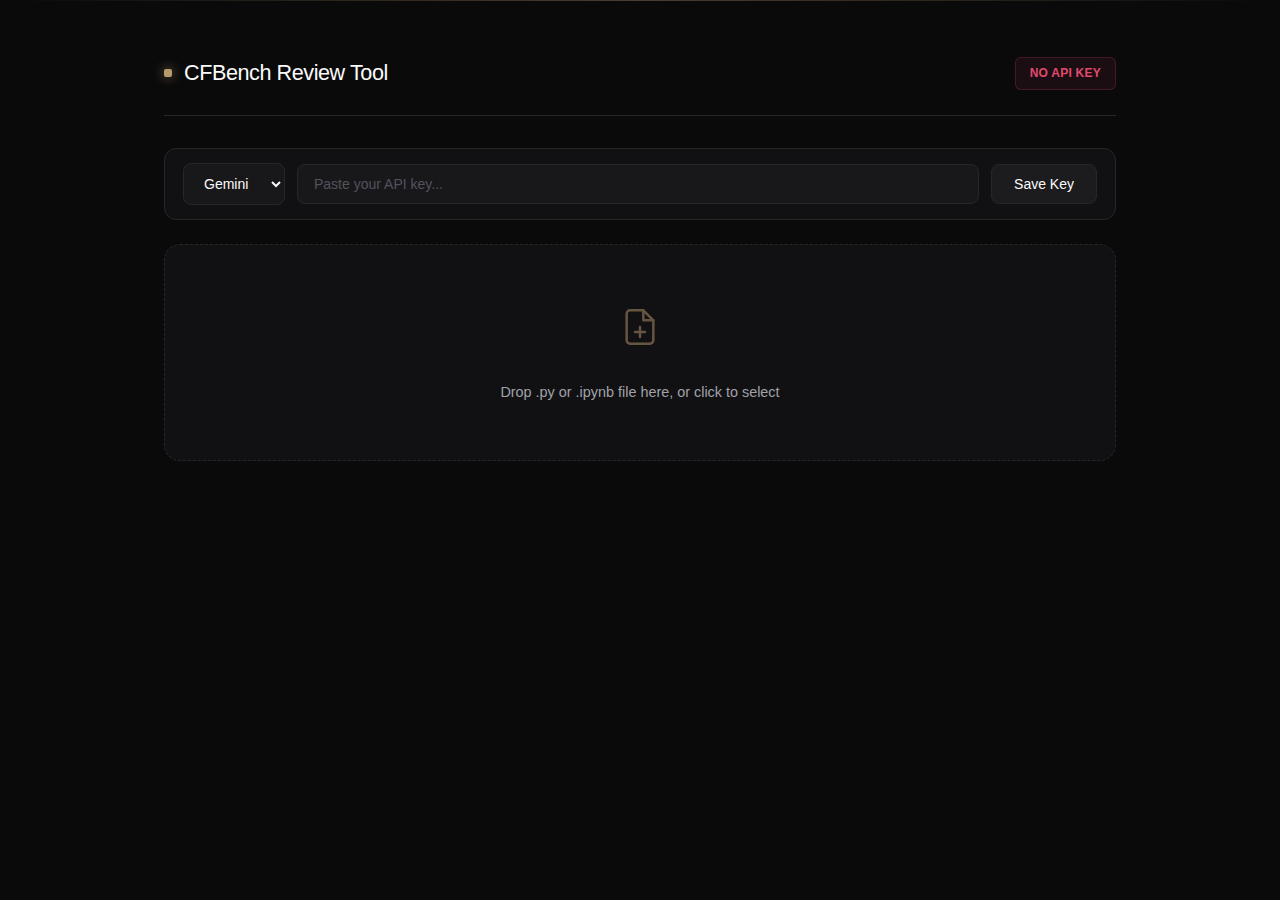
<file: automated_review/review.html>
<!DOCTYPE html>
<html lang="en">
<head>
    <meta charset="UTF-8">
    <meta name="viewport" content="width=device-width, initial-scale=1.0">
    <title>CFBench Review Tool</title>
    <style>
        :root {
            /* Dark Premium Theme */
            --bg-primary: #0a0a0b;
            --bg-secondary: #111113;
            --bg-tertiary: #18181b;
            --bg-card: #141416;
            --bg-elevated: #1c1c1f;

            /* Borders */
            --border: #27272a;
            --border-light: #1f1f22;
            --border-gold: rgba(180, 155, 110, 0.15);

            /* Text */
            --text: #fafafa;
            --text-secondary: #a1a1aa;
            --text-muted: #52525b;

            /* Gold Accent - Subtle & Elegant */
            --gold: #b49b6e;
            --gold-dim: #8b7355;
            --gold-glow: rgba(180, 155, 110, 0.08);

            /* Success - Emerald Green */
            --success: #10b981;
            --success-light: #34d399;
            --success-bg: rgba(16, 185, 129, 0.1);
            --success-border: rgba(16, 185, 129, 0.25);

            /* Danger - Burgundy/Bordeaux */
            --danger: #be3a5a;
            --danger-light: #e04a6d;
            --danger-bg: rgba(190, 58, 90, 0.1);
            --danger-border: rgba(190, 58, 90, 0.25);

            /* Warning - Amber */
            --warning: #d97706;
            --warning-bg: rgba(217, 119, 6, 0.1);

            /* Accent - Muted Blue */
            --accent: #6366f1;
            --accent-hover: #4f46e5;
            --purple: #8b5cf6;
            --purple-bg: rgba(139, 92, 246, 0.1);
        }

        * { box-sizing: border-box; margin: 0; padding: 0; }

        body {
            font-family: 'Inter', -apple-system, BlinkMacSystemFont, 'Segoe UI', sans-serif;
            background: var(--bg-primary);
            color: var(--text);
            line-height: 1.6;
            min-height: 100vh;
        }

        /* Subtle gold accent line at top */
        body::before {
            content: '';
            position: fixed;
            top: 0;
            left: 0;
            right: 0;
            height: 1px;
            background: linear-gradient(90deg, transparent, var(--gold-dim), transparent);
            opacity: 0.5;
            z-index: 1000;
        }

        .container {
            max-width: 1000px;
            margin: 0 auto;
            padding: 32px 24px;
        }

        /* Header */
        .header {
            display: flex;
            align-items: center;
            justify-content: space-between;
            padding: 24px 0;
            border-bottom: 1px solid var(--border);
            margin-bottom: 32px;
        }

        .header h1 {
            font-size: 1.35rem;
            font-weight: 500;
            display: flex;
            align-items: center;
            gap: 12px;
            letter-spacing: -0.02em;
            color: var(--text);
        }

        .header h1::before {
            content: '';
            width: 8px;
            height: 8px;
            background: var(--gold);
            border-radius: 2px;
            box-shadow: 0 0 12px var(--gold-dim);
        }

        /* API Config */
        .api-bar {
            display: flex;
            gap: 12px;
            align-items: center;
            background: var(--bg-secondary);
            padding: 14px 18px;
            border-radius: 12px;
            border: 1px solid var(--border);
            margin-bottom: 24px;
        }

        .api-bar select, .api-bar input {
            background: var(--bg-tertiary);
            border: 1px solid var(--border);
            color: var(--text);
            padding: 11px 16px;
            border-radius: 8px;
            font-size: 0.875rem;
            transition: all 0.2s ease;
        }

        .api-bar select:focus, .api-bar input:focus {
            outline: none;
            border-color: var(--gold-dim);
            box-shadow: 0 0 0 2px var(--gold-glow);
        }

        .api-bar input { flex: 1; }
        .api-bar input::placeholder { color: var(--text-muted); }

        .btn {
            background: var(--bg-elevated);
            color: var(--text);
            border: 1px solid var(--border);
            padding: 11px 22px;
            border-radius: 8px;
            font-weight: 500;
            cursor: pointer;
            transition: all 0.2s ease;
            font-size: 0.875rem;
        }

        .btn:hover {
            background: var(--bg-tertiary);
            border-color: var(--gold-dim);
        }
        .btn:disabled { opacity: 0.4; cursor: not-allowed; }

        .status-badge {
            padding: 6px 14px;
            border-radius: 6px;
            font-size: 0.75rem;
            font-weight: 600;
            letter-spacing: 0.02em;
            text-transform: uppercase;
        }

        .status-badge.ready {
            background: var(--success-bg);
            color: var(--success-light);
            border: 1px solid var(--success-border);
        }
        .status-badge.no {
            background: var(--danger-bg);
            color: var(--danger-light);
            border: 1px solid var(--danger-border);
        }

        /* Upload Area */
        .upload-area {
            background: var(--bg-secondary);
            border: 1px dashed var(--border);
            border-radius: 16px;
            padding: 56px 40px;
            text-align: center;
            cursor: pointer;
            transition: all 0.25s ease;
            margin-bottom: 28px;
            position: relative;
        }

        .upload-area::after {
            content: '';
            position: absolute;
            inset: 0;
            border-radius: 16px;
            background: linear-gradient(135deg, var(--gold-glow), transparent);
            opacity: 0;
            transition: opacity 0.25s ease;
            pointer-events: none;
        }

        .upload-area:hover {
            border-color: var(--gold-dim);
            background: var(--bg-tertiary);
        }
        .upload-area:hover::after { opacity: 1; }

        .upload-area.loaded {
            border-color: var(--success);
            border-style: solid;
            background: var(--success-bg);
            padding: 16px 24px;
        }
        .upload-area.loaded .icon {
            font-size: 1.2rem;
            margin-bottom: 0;
            display: inline;
            margin-right: 8px;
        }
        .upload-area.loaded .filename {
            display: inline;
            font-weight: 600;
            color: var(--success-light);
        }
        .upload-area.loaded .text {
            font-size: 0.75rem;
            margin-top: 4px;
        }
        .upload-area .icon {
            font-size: 2.5rem;
            margin-bottom: 16px;
            opacity: 0.7;
        }
        .upload-area .text {
            color: var(--text-secondary);
            font-size: 0.9rem;
        }
        .upload-area .filename {
            color: var(--success-light);
            font-weight: 600;
            margin-top: 10px;
            font-size: 0.95rem;
        }

        /* Stats Grid */
        .stats-grid {
            display: grid;
            grid-template-columns: repeat(auto-fit, minmax(180px, 1fr));
            gap: 14px;
            margin-bottom: 28px;
        }

        .stat-card {
            background: var(--bg-secondary);
            border: 1px solid var(--border);
            border-radius: 12px;
            padding: 18px 20px;
            transition: all 0.2s ease;
        }

        .stat-card:hover {
            border-color: var(--border-gold);
        }

        .stat-card .label {
            font-size: 0.7rem;
            color: var(--text-muted);
            text-transform: uppercase;
            letter-spacing: 0.05em;
            margin-bottom: 8px;
            font-weight: 500;
        }

        .stat-card .value {
            font-size: 1rem;
            font-weight: 600;
            color: var(--text);
        }

        .stat-card .value.ok { color: var(--success-light); }
        .stat-card .value.warn { color: var(--warning); }
        .stat-card .value.error { color: var(--danger-light); }

        /* Run Button */
        .run-section {
            text-align: center;
            margin-bottom: 32px;
        }

        .run-btn {
            background: var(--bg-elevated);
            color: var(--text);
            border: 1px solid var(--gold-dim);
            padding: 16px 52px;
            border-radius: 10px;
            font-size: 0.95rem;
            font-weight: 600;
            cursor: pointer;
            transition: all 0.25s ease;
            letter-spacing: 0.02em;
            position: relative;
            overflow: hidden;
        }

        .run-btn::before {
            content: '';
            position: absolute;
            inset: 0;
            background: linear-gradient(135deg, var(--gold-glow), transparent);
            opacity: 0;
            transition: opacity 0.25s ease;
        }

        .run-btn:hover {
            background: var(--bg-tertiary);
            border-color: var(--gold);
            box-shadow: 0 4px 20px rgba(180, 155, 110, 0.15);
        }
        .run-btn:hover::before { opacity: 1; }
        .run-btn:disabled { opacity: 0.35; cursor: not-allowed; box-shadow: none; }

        /* Results */
        .results-section {
            display: none;
        }

        .results-section.show { display: block; }

        /* Check Card */
        .check-card {
            background: var(--bg-secondary);
            border: 1px solid var(--border);
            border-radius: 14px;
            margin-bottom: 14px;
            overflow: hidden;
            transition: all 0.2s ease;
        }

        .check-card:hover {
            border-color: var(--border-gold);
        }

        .check-header {
            display: flex;
            align-items: center;
            justify-content: space-between;
            padding: 18px 22px;
            cursor: pointer;
            transition: background 0.2s ease;
        }

        .check-header:hover { background: var(--bg-tertiary); }

        .check-header .left {
            display: flex;
            align-items: center;
            gap: 14px;
        }

        .check-num {
            width: 34px;
            height: 34px;
            border-radius: 8px;
            display: flex;
            align-items: center;
            justify-content: center;
            font-weight: 700;
            font-size: 0.85rem;
            border: 1px solid transparent;
        }

        .check-num.c0 { background: var(--warning-bg); color: var(--warning); border-color: rgba(217, 119, 6, 0.2); }
        .check-num.c1 { background: rgba(99, 102, 241, 0.1); color: var(--accent); border-color: rgba(99, 102, 241, 0.2); }
        .check-num.c2 { background: var(--purple-bg); color: var(--purple); border-color: rgba(139, 92, 246, 0.2); }
        .check-num.c3 { background: var(--success-bg); color: var(--success-light); border-color: var(--success-border); }
        .check-num.c4 { background: var(--danger-bg); color: var(--danger-light); border-color: var(--danger-border); }
        .check-num.c5 { background: rgba(6, 182, 212, 0.1); color: #22d3ee; border-color: rgba(6, 182, 212, 0.2); }

        .check-title { font-weight: 500; font-size: 0.95rem; }
        .check-subtitle { font-size: 0.8rem; color: var(--text-muted); margin-top: 2px; }

        .check-status {
            display: flex;
            align-items: center;
            gap: 14px;
        }

        .check-badge {
            padding: 7px 16px;
            border-radius: 6px;
            font-size: 0.75rem;
            font-weight: 600;
            text-transform: uppercase;
            letter-spacing: 0.03em;
            border: 1px solid transparent;
        }

        .check-badge.pending { background: var(--bg-tertiary); color: var(--text-muted); border-color: var(--border); }
        .check-badge.running { background: var(--accent); color: white; }
        .check-badge.pass {
            background: var(--success-bg);
            color: var(--success-light);
            border-color: var(--success-border);
        }
        .check-badge.warn { background: var(--warning-bg); color: var(--warning); border-color: rgba(217, 119, 6, 0.2); }
        .check-badge.fail {
            background: var(--danger-bg);
            color: var(--danger-light);
            border-color: var(--danger-border);
        }

        .toggle-icon {
            color: var(--text-muted);
            transition: transform 0.25s ease;
        }

        .check-card.expanded .toggle-icon { transform: rotate(180deg); }

        .check-content {
            display: none;
            padding: 0 22px 22px;
            border-top: 1px solid var(--border);
        }

        .check-card.expanded .check-content { display: block; }

        /* Result Table */
        .result-table {
            width: 100%;
            border-collapse: collapse;
            margin-top: 18px;
            font-size: 0.85rem;
        }

        .result-table th {
            text-align: left;
            padding: 14px 16px;
            background: var(--bg-tertiary);
            color: var(--text-muted);
            font-weight: 600;
            font-size: 0.7rem;
            text-transform: uppercase;
            letter-spacing: 0.06em;
            border-bottom: 1px solid var(--border);
        }

        .result-table td {
            padding: 14px 16px;
            border-bottom: 1px solid var(--border-light);
            vertical-align: top;
        }

        .result-table tr:last-child td { border-bottom: none; }
        .result-table tr:hover td { background: var(--bg-tertiary); }

        .result-table tr.row-fail td { background: rgba(248, 113, 113, 0.08); }
        .result-table tr.row-mismatch td { background: rgba(251, 191, 36, 0.1); }
        .result-table tr.row-pass td { background: rgba(74, 222, 128, 0.08); }
        .result-table tr.row-warn td { background: rgba(253, 224, 71, 0.08); }

        .status-pass { color: #4ade80; font-weight: 600; }
        .status-warn { color: #fde047; font-weight: 600; }
        .status-fail { color: #f87171; font-weight: 600; }

        .constraint-name { font-weight: 500; color: var(--text); }
        .constraint-id { font-size: 0.7rem; color: var(--text-muted); font-family: 'SF Mono', Monaco, monospace; }
        .quote { color: var(--text-secondary); font-style: italic; font-size: 0.8rem; line-height: 1.5; }

        .status-pill {
            display: inline-flex;
            align-items: center;
            gap: 6px;
            padding: 5px 12px;
            border-radius: 5px;
            font-size: 0.75rem;
            font-weight: 600;
            text-transform: uppercase;
            letter-spacing: 0.02em;
            border: 1px solid transparent;
        }

        .status-pill.pass {
            background: var(--success-bg);
            color: var(--success-light);
            border-color: var(--success-border);
        }
        .status-pill.pass::before {
            content: '✓';
            font-size: 0.7rem;
        }

        .status-pill.fail {
            background: var(--danger-bg);
            color: var(--danger-light);
            border-color: var(--danger-border);
        }
        .status-pill.fail::before {
            content: '✕';
            font-size: 0.65rem;
        }

        .status-pill.warn {
            background: var(--warning-bg);
            color: var(--warning);
            border-color: rgba(217, 119, 6, 0.2);
        }
        .status-pill.warn::before {
            content: '!';
            font-weight: 700;
        }

        .status-pill.mismatch {
            background: linear-gradient(135deg, #f59e0b 0%, #d97706 100%);
            color: #000;
            border-color: #b45309;
        }
        .status-pill.mismatch::before {
            content: '⚠';
            font-size: 0.7rem;
        }

        /* Issues Box */
        .issues-box {
            background: var(--bg-tertiary);
            border-radius: 10px;
            padding: 18px;
            margin-top: 18px;
            border: 1px solid var(--border);
        }

        .issues-box h4 {
            font-size: 0.75rem;
            color: var(--text-muted);
            margin-bottom: 12px;
            text-transform: uppercase;
            letter-spacing: 0.04em;
            font-weight: 600;
        }

        .issues-box ul {
            list-style: none;
            padding: 0;
        }

        .issues-box li {
            padding: 10px 0;
            border-bottom: 1px solid var(--border-light);
            font-size: 0.85rem;
        }

        .issues-box li:last-child { border-bottom: none; }

        .issues-box .issue-pass { color: var(--success-light); }
        .issues-box .issue-fail { color: var(--danger-light); }

        /* JSON Status Compact */
        .json-status-compact {
            background: var(--bg-tertiary);
            border-radius: 10px;
            padding: 14px 16px;
            margin-bottom: 14px;
            border: 1px solid var(--border);
        }
        .json-status-header {
            display: flex;
            justify-content: space-between;
            align-items: center;
            margin-bottom: 10px;
        }
        .json-status-title {
            font-size: 0.7rem;
            font-weight: 600;
            color: var(--text-muted);
            text-transform: uppercase;
            letter-spacing: 0.04em;
        }
        .json-status-summary { display: flex; gap: 10px; }
        .pill-ok { color: var(--success-light); font-size: 0.75rem; font-weight: 600; }
        .pill-error { color: var(--danger-light); font-size: 0.75rem; font-weight: 600; }
        .json-status-pills {
            display: flex;
            flex-wrap: wrap;
            gap: 8px;
        }
        .json-pill {
            font-size: 0.7rem;
            padding: 4px 10px;
            border-radius: 5px;
            background: var(--bg-secondary);
            cursor: default;
            border: 1px solid var(--border);
            transition: all 0.15s ease;
        }
        .json-pill.valid {
            color: var(--success-light);
            border-color: var(--success-border);
            background: var(--success-bg);
        }
        .json-pill.invalid {
            color: var(--danger-light);
            border-color: var(--danger-border);
            background: var(--danger-bg);
        }

        /* Spinner */
        .spinner {
            display: inline-block;
            width: 16px;
            height: 16px;
            border: 2px solid var(--border);
            border-top-color: var(--gold);
            border-radius: 50%;
            animation: spin 0.8s linear infinite;
        }

        @keyframes spin { to { transform: rotate(360deg); } }

        /* Toggle Switch */
        .toggle-switch {
            position: relative;
            width: 44px;
            height: 24px;
            display: inline-block;
        }

        .toggle-switch input {
            opacity: 0;
            width: 0;
            height: 0;
        }

        .toggle-slider {
            position: absolute;
            cursor: pointer;
            top: 0;
            left: 0;
            right: 0;
            bottom: 0;
            background: var(--bg-tertiary);
            border: 1px solid var(--border);
            border-radius: 24px;
            transition: 0.3s;
        }

        .toggle-slider::before {
            content: "";
            position: absolute;
            height: 18px;
            width: 18px;
            left: 2px;
            bottom: 2px;
            background: var(--text-muted);
            border-radius: 50%;
            transition: 0.3s;
        }

        .toggle-switch input:checked + .toggle-slider {
            background: var(--warning-bg);
            border-color: var(--warning);
        }

        .toggle-switch input:checked + .toggle-slider::before {
            transform: translateX(20px);
            background: var(--warning);
        }

        /* Secondary button style */
        .run-btn.secondary {
            background: linear-gradient(135deg, var(--bg-tertiary) 0%, var(--bg-secondary) 100%);
            color: var(--text);
            border: 1px solid var(--border);
        }

        .run-btn.secondary:hover {
            border-color: var(--accent);
            color: var(--accent);
        }

        /* Skip badge */
        .check-badge.skip {
            background: var(--bg-tertiary);
            color: var(--text-muted);
            border: 1px solid var(--border);
        }

        /* Smooth transitions for all interactive elements */
        button, input, select, a, .check-card, .content-card, .stat-card {
            transition: all 0.2s ease;
        }

        /* Focus states */
        button:focus, input:focus, select:focus {
            outline: none;
            box-shadow: 0 0 0 2px var(--gold-glow);
        }

        /* Summary */
        .summary-card {
            background: var(--bg-secondary);
            border: 1px solid var(--border);
            border-radius: 16px;
            padding: 28px;
            margin-bottom: 28px;
            position: relative;
            overflow: hidden;
        }

        .summary-card::before {
            content: '';
            position: absolute;
            top: 0;
            left: 0;
            right: 0;
            height: 1px;
            background: linear-gradient(90deg, transparent, var(--gold-dim), transparent);
            opacity: 0.4;
        }

        .summary-title {
            font-size: 1rem;
            font-weight: 500;
            margin-bottom: 20px;
            color: var(--text);
            letter-spacing: -0.01em;
        }

        .summary-grid {
            display: grid;
            grid-template-columns: repeat(auto-fit, minmax(140px, 1fr));
            gap: 14px;
        }

        .summary-item {
            text-align: center;
            padding: 20px 16px;
            background: var(--bg-tertiary);
            border-radius: 12px;
            border: 1px solid var(--border);
            transition: all 0.2s ease;
        }

        .summary-item:hover {
            border-color: var(--border-gold);
        }

        .summary-item .num {
            font-size: 1.75rem;
            font-weight: 700;
            letter-spacing: -0.02em;
        }

        .summary-item .label {
            font-size: 0.7rem;
            color: var(--text-muted);
            margin-top: 6px;
            text-transform: uppercase;
            letter-spacing: 0.04em;
            font-weight: 500;
        }

        .summary-item.pass .num { color: var(--success-light); }
        .summary-item.fail .num { color: var(--danger-light); }
        .summary-item.warn .num { color: var(--warning); }

        /* Copy button */
        .copy-all-btn {
            background: var(--bg-tertiary);
            border: 1px solid var(--border);
            color: var(--text);
            padding: 12px 24px;
            border-radius: 8px;
            cursor: pointer;
            font-size: 0.85rem;
            margin-top: 18px;
            transition: all 0.2s ease;
            font-weight: 500;
        }

        .copy-all-btn:hover {
            background: var(--bg-elevated);
            border-color: var(--gold-dim);
        }

        /* Extracted Content Section */
        .extracted-section {
            margin-bottom: 28px;
            display: none;
        }

        .extracted-section.show { display: block; }

        .section-title {
            font-size: 0.7rem;
            color: var(--text-muted);
            text-transform: uppercase;
            letter-spacing: 0.08em;
            margin-bottom: 16px;
            display: flex;
            align-items: center;
            gap: 16px;
            font-weight: 600;
        }

        .section-title::before {
            content: '';
            flex: 1;
            height: 1px;
            background: linear-gradient(90deg, transparent, var(--border));
        }

        .section-title::after {
            content: '';
            flex: 1;
            height: 1px;
            background: linear-gradient(90deg, var(--border), transparent);
        }

        .content-card {
            background: var(--bg-secondary);
            border: 1px solid var(--border);
            border-radius: 12px;
            margin-bottom: 10px;
            overflow: hidden;
            transition: all 0.2s ease;
        }

        .content-card:hover {
            border-color: var(--border-gold);
        }

        .content-header {
            display: flex;
            align-items: center;
            justify-content: space-between;
            padding: 14px 18px;
            cursor: pointer;
            transition: background 0.2s ease;
        }

        .content-header:hover { background: var(--bg-tertiary); }

        .content-header .left {
            display: flex;
            align-items: center;
            gap: 12px;
        }

        .content-icon {
            width: 30px;
            height: 30px;
            border-radius: 8px;
            display: flex;
            align-items: center;
            justify-content: center;
            font-size: 0.8rem;
            border: 1px solid transparent;
        }

        .content-icon.system { background: var(--purple-bg); color: var(--purple); border-color: rgba(139, 92, 246, 0.2); }
        .content-icon.user { background: rgba(99, 102, 241, 0.1); color: var(--accent); border-color: rgba(99, 102, 241, 0.2); }
        .content-icon.golden { background: var(--success-bg); color: var(--success-light); border-color: var(--success-border); }
        .content-icon.meta { background: var(--gold-glow); color: var(--gold); border-color: var(--border-gold); }
        .content-icon.model { background: var(--danger-bg); color: var(--danger-light); border-color: var(--danger-border); }

        .content-title {
            font-weight: 500;
            font-size: 0.875rem;
        }

        .content-meta {
            font-size: 0.7rem;
            color: var(--text-muted);
        }

        .content-toggle {
            color: var(--text-muted);
            font-size: 0.75rem;
            transition: transform 0.25s ease;
        }

        .content-card.expanded .content-toggle { transform: rotate(180deg); }

        .content-body {
            display: none;
            padding: 0 18px 18px;
            border-top: 1px solid var(--border);
        }

        .content-card.expanded .content-body { display: block; }

        .content-text {
            background: var(--bg-primary);
            border-radius: 10px;
            padding: 18px;
            margin-top: 14px;
            font-family: 'SF Mono', 'Consolas', 'Monaco', monospace;
            font-size: 0.8rem;
            line-height: 1.7;
            color: var(--text-secondary);
            white-space: pre-wrap;
            word-break: break-word;
            max-height: 400px;
            overflow-y: auto;
            border: 1px solid var(--border);
        }

        .content-text.json {
            color: var(--gold);
        }

        .constraint-list {
            margin-top: 14px;
        }

        .constraint-item {
            background: var(--bg-tertiary);
            border-radius: 8px;
            padding: 12px 14px;
            margin-bottom: 8px;
            font-size: 0.8rem;
            border: 1px solid var(--border);
            transition: all 0.15s ease;
        }

        .constraint-item:hover {
            border-color: var(--border-gold);
        }

        .constraint-item .type-badge {
            display: inline-block;
            padding: 3px 10px;
            border-radius: 5px;
            font-size: 0.65rem;
            font-weight: 600;
            margin-right: 10px;
            text-transform: uppercase;
            letter-spacing: 0.03em;
        }

        .constraint-item .type-badge.instruction { background: var(--purple-bg); color: var(--purple); }
        .constraint-item .type-badge.llm-judge { background: var(--gold-glow); color: var(--gold); }

        .constraint-item .id { color: var(--text); font-weight: 500; }
        .constraint-item .detail { color: var(--text-muted); margin-top: 6px; line-height: 1.5; }

        /* Scrollbar styling */
        ::-webkit-scrollbar {
            width: 6px;
            height: 6px;
        }
        ::-webkit-scrollbar-track {
            background: var(--bg-primary);
        }
        ::-webkit-scrollbar-thumb {
            background: var(--border);
            border-radius: 3px;
        }
        ::-webkit-scrollbar-thumb:hover {
            background: var(--text-muted);
        }

        /* Selection */
        ::selection {
            background: var(--gold-dim);
            color: var(--text);
        }
    </style>
    <script src="js/nvidia_validator.js"></script>
    <script src="js/notebook_parser.js"></script>
</head>
<body>
    <div class="container">
        <header class="header">
            <h1>CFBench Review Tool</h1>
            <div class="status-badge no" id="api-status">No API Key</div>
        </header>

        <!-- API Bar -->
        <div class="api-bar">
            <select id="api-provider">
                <option value="gemini">Gemini</option>
                <option value="openai">OpenAI</option>
            </select>
            <input type="password" id="api-key" placeholder="Paste your API key...">
            <button class="btn" onclick="saveKey()">Save Key</button>
        </div>

        <!-- Upload -->
        <input type="file" id="file-input" accept=".py,.ipynb" style="display:none">
        <div class="upload-area" id="upload-area" onclick="document.getElementById('file-input').click()">
            <div class="icon">
                <svg width="40" height="40" viewBox="0 0 24 24" fill="none" stroke="currentColor" stroke-width="1.5" stroke-linecap="round" stroke-linejoin="round" style="color: var(--gold-dim);">
                    <path d="M14 2H6a2 2 0 0 0-2 2v16a2 2 0 0 0 2 2h12a2 2 0 0 0 2-2V8z"></path>
                    <polyline points="14 2 14 8 20 8"></polyline>
                    <line x1="12" y1="18" x2="12" y2="12"></line>
                    <line x1="9" y1="15" x2="15" y2="15"></line>
                </svg>
            </div>
            <div class="text">Drop .py or .ipynb file here, or click to select</div>
        </div>

        <!-- Stats -->
        <div class="stats-grid" id="stats-grid" style="display:none">
            <div class="stat-card">
                <div class="label">System Prompt</div>
                <div class="value" id="stat-system">-</div>
            </div>
            <div class="stat-card">
                <div class="label">User Query</div>
                <div class="value" id="stat-user">-</div>
            </div>
            <div class="stat-card">
                <div class="label">Constraints</div>
                <div class="value" id="stat-constraints">-</div>
            </div>
            <div class="stat-card">
                <div class="label">Model Passes</div>
                <div class="value" id="stat-models">-</div>
            </div>
        </div>

        <!-- Extracted Content Preview -->
        <div class="extracted-section" id="extracted-section">
            <div class="section-title">Extracted Content (click to expand)</div>
            <div id="extracted-cards"></div>
        </div>

        <!-- Run Button -->
        <div class="run-section" id="run-section" style="display:none">
            <!-- Toggle para ignorar System Prompt -->
            <div class="toggle-option" style="margin-bottom: 12px; display: flex; align-items: center; justify-content: center; gap: 10px;">
                <label class="toggle-switch">
                    <input type="checkbox" id="skip-system-prompt">
                    <span class="toggle-slider"></span>
                </label>
                <span style="color: var(--text-muted); font-size: 0.85rem;">Skip System Prompt Check</span>
            </div>

            <div style="display: flex; gap: 12px; justify-content: center;">
                <button class="run-btn" id="run-btn" onclick="runAllChecks()">
                    ▶ Run Full Analysis
                </button>
                <button class="run-btn secondary" id="next-task-btn" onclick="resetForNextTask()" style="display:none;">
                    ↻ Next Task
                </button>
            </div>
        </div>

        <!-- Results -->
        <div class="results-section" id="results-section">
            <!-- Summary will be inserted here -->
            <div id="summary-container"></div>

            <!-- Check cards -->
            <div id="checks-container"></div>

            <!-- CFBench Problem Framing Evaluator -->
            <div id="cfbench-framing-section" class="check-card" style="margin-top:24px; display:none;">
                <div class="check-header">
                    <span class="check-num" style="background:var(--purple-bg); color:var(--purple);">?</span>
                    <div class="check-info">
                        <div class="check-title">CFBench Problem Framing & Motivation</div>
                        <div class="check-desc">Evaluate scenario quality in User Query</div>
                    </div>
                </div>
                <div style="padding:16px;">
                    <button id="cfbench-framing-btn" onclick="evaluateCFBenchFraming()"
                            style="background:var(--purple); color:white; border:none; padding:10px 20px; border-radius:6px; cursor:pointer; font-weight:500;">
                        Generate CFBench Problem Framing and Motivation Rate
                    </button>
                    <div id="cfbench-framing-result" style="margin-top:16px;"></div>
                </div>
            </div>

            <button class="copy-all-btn" onclick="copyAllResults()">📋 Copy Full Report</button>
        </div>
    </div>

    <script>
        // Data
        let extractedData = {
            turnMetadata: null,
            userQuery: null,
            systemPrompt: null,
            metadata: null,
            goldenResponse: null,
            modelResponses: [],
            limits: {
                systemPrompt: { min: null, max: null },
                userPrompt: { min: null, max: null }
            }
        };

        let checkResults = [];

        // Robust JSON parser that handles common issues (arrays and objects)
        function parseJsonRobust(str) {
            if (!str) return null;

            // Try direct parse first
            try {
                return JSON.parse(str);
            } catch (e) {
                // Continue with fixes
            }

            // Clean the string - remove control characters and fix common issues
            let cleaned = str
                .replace(/[\x00-\x1F\x7F]/g, ' ')  // Remove control characters
                .replace(/\r\n/g, '\n')             // Normalize line endings
                .replace(/,\s*}/g, '}')             // Remove trailing commas before }
                .replace(/,\s*]/g, ']')             // Remove trailing commas before ]
                .replace(/\bTrue\b/g, 'true')       // Python True -> JSON true
                .replace(/\bFalse\b/g, 'false')     // Python False -> JSON false
                .replace(/\bNone\b/g, 'null')       // Python None -> JSON null
                .trim();

            // Try to find the JSON boundaries (array or object)
            let firstBrace = cleaned.indexOf('{');
            let firstBracket = cleaned.indexOf('[');
            let lastBrace = cleaned.lastIndexOf('}');
            let lastBracket = cleaned.lastIndexOf(']');

            // Determine if it's an object or array (whichever comes first)
            let start, end, isArray;
            if (firstBracket !== -1 && (firstBrace === -1 || firstBracket < firstBrace)) {
                // Array starts first
                start = firstBracket;
                end = lastBracket;
                isArray = true;
            } else if (firstBrace !== -1) {
                // Object starts first
                start = firstBrace;
                end = lastBrace;
                isArray = false;
            }

            if (start !== undefined && end !== undefined && end > start) {
                cleaned = cleaned.substring(start, end + 1);
            }

            // Try parse cleaned version
            try {
                return JSON.parse(cleaned);
            } catch (e2) {
                // Try fixing common JSON issues
                try {
                    // Fix unquoted keys and single quotes
                    let fixed = cleaned
                        .replace(/(['"])?([a-zA-Z_][a-zA-Z0-9_]*)\1\s*:/g, '"$2":')  // Quote keys
                        .replace(/:\s*'([^']*)'/g, ':"$1"');  // Single to double quotes in values
                    return JSON.parse(fixed);
                } catch (e3) {
                    // Last resort for arrays: try to parse item by item
                    if (isArray) {
                        try {
                            // Extract individual objects from array
                            const itemPattern = /\{[^{}]*\}/g;
                            const items = cleaned.match(itemPattern);
                            if (items && items.length > 0) {
                                const parsedItems = items.map(item => {
                                    try { return JSON.parse(item); } catch { return null; }
                                }).filter(x => x !== null);
                                if (parsedItems.length > 0) return parsedItems;
                            }
                        } catch (e4) {}
                    }
                    throw new Error(e2.message.substring(0, 50));
                }
            }
        }

        // Italian Word Counter
        const ITALIAN_CHARS = "a-zA-ZàèéìòùÀÈÉÌÒÙ";
        function countItalianWords(text) {
            if (!text || !text.trim()) return 0;
            const tokens = [];
            const regex = new RegExp(`([${ITALIAN_CHARS}]+')([${ITALIAN_CHARS}]+)|([${ITALIAN_CHARS}]+)`, 'gi');
            let match;
            while ((match = regex.exec(text)) !== null) {
                if (match[1] && match[2]) {
                    tokens.push(match[1], match[2]);
                } else if (match[3]) {
                    tokens.push(match[3]);
                }
            }
            return tokens.length;
        }

        function parseLimitString(str, limitObj) {
            const s = str.toLowerCase();
            const rangeMatch = s.match(/(\d+)\s*[-–]\s*(\d+)/);
            if (rangeMatch) {
                limitObj.min = parseInt(rangeMatch[1]);
                limitObj.max = parseInt(rangeMatch[2]);
                return;
            }
            const aboveMatch = s.match(/above\s*(\d+)|more\s*than\s*(\d+)|>\s*(\d+)|minimum\s*(\d+)/i);
            if (aboveMatch) {
                limitObj.min = parseInt(aboveMatch[1] || aboveMatch[2] || aboveMatch[3] || aboveMatch[4]);
                return;
            }
            const belowMatch = s.match(/below\s*(\d+)|less\s*than\s*(\d+)|<\s*(\d+)|up\s*to\s*(\d+)|maximum\s*(\d+)/i);
            if (belowMatch) {
                limitObj.max = parseInt(belowMatch[1] || belowMatch[2] || belowMatch[3] || belowMatch[4] || belowMatch[5]);
                return;
            }
            const exactMatch = s.match(/(\d+)\s*words?/i);
            if (exactMatch) {
                limitObj.min = parseInt(exactMatch[1]);
                limitObj.max = parseInt(exactMatch[1]);
            }
        }

        function validateWordCount(count, limitObj) {
            if (!limitObj.min && !limitObj.max) return { ok: true, text: `${count} words`, class: '' };
            let ok = true;
            let text = `${count} words`;
            if (limitObj.min && limitObj.max) {
                ok = count >= limitObj.min && count <= limitObj.max;
                text = `${count}/${limitObj.min}-${limitObj.max}`;
            } else if (limitObj.min) {
                ok = count >= limitObj.min;
                text = `${count}/≥${limitObj.min}`;
            } else if (limitObj.max) {
                ok = count <= limitObj.max;
                text = `${count}/≤${limitObj.max}`;
            }
            return { ok, text, class: ok ? 'ok' : 'warn' };
        }

        // API Key
        document.addEventListener('DOMContentLoaded', () => {
            const savedKey = localStorage.getItem('review_api_key');
            const savedProvider = localStorage.getItem('review_api_provider') || 'gemini';
            document.getElementById('api-provider').value = savedProvider;
            if (savedKey) {
                document.getElementById('api-key').value = '••••••••••••';
                updateApiStatus(true);
            }

            // Carregar estado salvo do skip-system-prompt
            const savedSkipState = localStorage.getItem('skip_system_prompt');
            if (savedSkipState === 'true') {
                document.getElementById('skip-system-prompt').checked = true;
            }

            // Salvar estado quando mudar
            document.getElementById('skip-system-prompt').addEventListener('change', (e) => {
                localStorage.setItem('skip_system_prompt', e.target.checked);
            });
        });

        function saveKey() {
            const key = document.getElementById('api-key').value.trim();
            const provider = document.getElementById('api-provider').value;
            if (key && !key.startsWith('••')) {
                localStorage.setItem('review_api_key', key);
                localStorage.setItem('review_api_provider', provider);
                document.getElementById('api-key').value = '••••••••••••';
                updateApiStatus(true);
            }
        }

        function updateApiStatus(ok) {
            const el = document.getElementById('api-status');
            el.className = 'status-badge ' + (ok ? 'ready' : 'no');
            el.textContent = ok ? '✓ Ready' : 'No API Key';
        }

        // File Upload
        const uploadArea = document.getElementById('upload-area');
        const fileInput = document.getElementById('file-input');

        fileInput.onchange = (e) => loadFile(e.target.files[0]);
        uploadArea.ondragover = (e) => { e.preventDefault(); uploadArea.style.borderColor = 'var(--accent)'; };
        uploadArea.ondragleave = () => { uploadArea.style.borderColor = ''; };
        uploadArea.ondrop = (e) => {
            e.preventDefault();
            uploadArea.style.borderColor = '';
            loadFile(e.dataTransfer.files[0]);
        };

        function loadFile(file) {
            if (!file) return;
            const reader = new FileReader();
            reader.onload = (e) => {
                parseContent(e.target.result);
                uploadArea.classList.add('loaded');
                uploadArea.innerHTML = `
                    <div style="display:flex; align-items:center; justify-content:center; gap:8px;">
                        <span class="icon">✓</span>
                        <span class="filename">${file.name}</span>
                    </div>
                    <div class="text">Click to change file</div>
                `;
                document.getElementById('stats-grid').style.display = 'grid';
                document.getElementById('run-section').style.display = 'block';
                updateStats();
            };
            reader.readAsText(file);
        }

        function parseContent(content) {
            // Reset
            extractedData = {
                turnMetadata: null, userQuery: null, systemPrompt: null, metadata: null,
                goldenResponse: null, modelResponses: [],
                limits: { systemPrompt: { min: null, max: null }, userPrompt: { min: null, max: null } },
                validatorAssistant: {},
                validatorHuman: {},
                jsonStatus: [],
                parsed: null, // Store full parsed data from NotebookParser
                // Turn counting
                turnCount: {
                    expected: null,
                    user: 0,
                    thinking: 0,
                    assistant: 0
                }
            };

            // Use NotebookParser if available (for .ipynb and .py files)
            if (typeof NotebookParser !== 'undefined') {
                try {
                    const parser = new NotebookParser();

                    // Detect file type and parse accordingly
                    if (content.includes('"cells"')) {
                        // JSON notebook (.ipynb)
                        extractedData.parsed = parser.parseJSON(content);
                    } else if (content.includes('**[system]**') || content.includes('**[user]**')) {
                        // Python/Colab export (.py) - convert first
                        parser.notebook = parser.convertPyToNotebook(content);
                        extractedData.parsed = parser.extractComponents();
                    }

                    // Only proceed if parsing was successful
                    if (extractedData.parsed) {
                        console.log('Parsed with NotebookParser:', extractedData.parsed);
                        console.log('Intermediate turns found:', extractedData.parsed.turns?.length || 0);

                        // Extract data from parsed
                        const p = extractedData.parsed;
                        extractedData.metadata = p.metadata?.raw || '';
                        extractedData.systemPrompt = p.system?.content || '';
                        extractedData.userQuery = p.finalTurn?.user?.content || '';
                        extractedData.goldenResponse = p.finalTurn?.assistant?.content || '';
                        extractedData.turnMetadata = p.finalTurn?.turnMetadata?.json || null;

                        // Golden validator_assistant
                        if (p.finalTurn?.validatorAssistant) {
                            extractedData.validatorAssistant.golden = p.finalTurn.validatorAssistant;
                            extractedData.jsonStatus.push({ cell: 'validator_assistant', valid: true, status: 'OK' });
                        }

                        // Golden validator_human
                        if (p.finalTurn?.validatorHuman) {
                            extractedData.validatorHuman.golden = p.finalTurn.validatorHuman;
                            extractedData.jsonStatus.push({ cell: 'validator_human', valid: true, status: 'OK' });
                        }

                        // Model passes with their validators
                        extractedData.modelResponses = [];
                        for (const pass of p.modelPasses || []) {
                            const name = `${pass.model}_${pass.passNumber}`;
                            extractedData.modelResponses.push({
                                name: `assistant_${name}`,
                                content: pass.assistant?.content || ''
                            });

                            // validator_assistant for this model pass
                            if (pass.validatorAssistant) {
                                extractedData.validatorAssistant[`assistant_${name}`] = pass.validatorAssistant;
                                extractedData.jsonStatus.push({ cell: `validator_assistant_${name}`, valid: true, status: 'OK' });
                            }

                            // validator_human for this model pass
                            if (pass.validatorHuman) {
                                extractedData.validatorHuman[`assistant_${name}`] = pass.validatorHuman;
                                extractedData.jsonStatus.push({ cell: `validator_human_${name}`, valid: true, status: 'OK' });
                            }
                        }

                        // Parse limits from metadata
                        if (extractedData.metadata) {
                            const sysMatch = extractedData.metadata.match(/\*\*System Prompt Length:\*\*\s*-?\s*(.+)/i);
                            const userMatch = extractedData.metadata.match(/\*\*User Prompt Length:\*\*\s*-?\s*(.+)/i);
                            if (sysMatch) parseLimitString(sysMatch[1], extractedData.limits.systemPrompt);
                            if (userMatch) parseLimitString(userMatch[1], extractedData.limits.userPrompt);

                            // Extract expected turn count from metadata
                            const turnMatch = extractedData.metadata.match(/\*\*(?:Number of Turns|Turn Count|Turns):\*\*\s*-?\s*(\d+)/i);
                            if (turnMatch) {
                                extractedData.turnCount.expected = parseInt(turnMatch[1]);
                            }
                        }

                        // Count turns from parsed data
                        extractedData.turnCount.user = (p.turns?.length || 0) + (p.finalTurn?.user ? 1 : 0);
                        extractedData.turnCount.thinking = (p.turns?.filter(t => t.thinking)?.length || 0) + (p.finalTurn?.thinking ? 1 : 0);
                        extractedData.turnCount.assistant = (p.turns?.filter(t => t.assistant)?.length || 0) + (p.finalTurn?.assistant ? 1 : 0);

                        console.log('Turn count:', extractedData.turnCount);
                        console.log('validator_assistant found:', Object.keys(extractedData.validatorAssistant));
                        console.log('validator_human found:', Object.keys(extractedData.validatorHuman));
                        console.log('JSON Status:', extractedData.jsonStatus);
                        return;
                    }
                } catch (e) {
                    console.log('NotebookParser failed, falling back to regex parsing:', e);
                }
            }

            // Fallback: Regex parsing for .py files or if NotebookParser fails
            // turn_metadata
            const turnMetaMatch = content.match(/\*\*\[turn_metadata\]\*\*\s*([\s\S]*?)(?=\*\*\[|$)/i);
            if (turnMetaMatch) {
                const jsonMatch = turnMetaMatch[1].match(/\{[\s\S]*\}/);
                if (jsonMatch) {
                    try {
                        extractedData.turnMetadata = JSON.parse(jsonMatch[0]);
                        extractedData.jsonStatus.push({ cell: 'turn_metadata', valid: true, status: 'OK' });
                    } catch (e) {
                        let fixed = jsonMatch[0].replace(/,\s*}/g, '}').replace(/,\s*]/g, ']');
                        try {
                            extractedData.turnMetadata = JSON.parse(fixed);
                            extractedData.jsonStatus.push({ cell: 'turn_metadata', valid: true, status: 'FIXED' });
                        } catch (e2) {
                            extractedData.jsonStatus.push({ cell: 'turn_metadata', valid: false, status: 'INVALID', error: e2.message });
                        }
                    }
                }
            }

            // system
            const systemMatch = content.match(/\*\*\[system\]\*\*\s*([\s\S]*?)(?=\*\*\[|$)/i);
            if (systemMatch) extractedData.systemPrompt = systemMatch[1].trim();

            // metadata
            const metaMatch = content.match(/# Metadata\s*([\s\S]*?)(?=\*\*\[|$)/i);
            if (metaMatch) {
                extractedData.metadata = metaMatch[1].trim();
                const sysMatch = extractedData.metadata.match(/\*\*System Prompt Length:\*\*\s*-?\s*(.+)/i);
                const userMatch = extractedData.metadata.match(/\*\*User Prompt Length:\*\*\s*-?\s*(.+)/i);
                if (sysMatch) parseLimitString(sysMatch[1], extractedData.limits.systemPrompt);
                if (userMatch) parseLimitString(userMatch[1], extractedData.limits.userPrompt);
            }

            // user queries - last one
            const userPattern = /\*\*\[user\]\*\*\s*([\s\S]*?)(?=\*\*\[|$)/gi;
            let match;
            while ((match = userPattern.exec(content)) !== null) {
                extractedData.userQuery = match[1].trim();
            }

            // golden response
            const turnMetaIndex = content.search(/\*\*\[turn_metadata\]\*\*/i);
            if (turnMetaIndex !== -1) {
                const afterTurnMeta = content.substring(turnMetaIndex);
                const assistantMatch = afterTurnMeta.match(/\*\*\[assistant\]\*\*\s*([\s\S]*?)(?=\*\*\[|$)/i);
                if (assistantMatch) extractedData.goldenResponse = assistantMatch[1].trim();
            }

            // model responses
            extractedData.modelResponses = [];
            const modelPattern = /\*\*\[assistant_((?:qwen3|nemotron)_\d+)\]\*\*\s*([\s\S]*?)(?=\*\*\[|$)/gi;
            let modelMatch;
            while ((modelMatch = modelPattern.exec(content)) !== null) {
                extractedData.modelResponses.push({
                    name: `assistant_${modelMatch[1]}`,
                    content: modelMatch[2].trim()
                });
            }

            // Helper function to extract JSON from validator cell (handles arrays in ```json blocks)
            function extractValidatorJson(cellContent, cellName) {
                console.log(`[extractValidatorJson] Processing ${cellName}, content length: ${cellContent.length}`);

                // Try multiple patterns to find JSON inside ```json block
                // Pattern 1: Standard ```json block with flexible whitespace (allows space between ``` and json)
                let codeBlockMatch = cellContent.match(/```\s*json\s*\n?([\s\S]*?)\n?\s*```/i);

                // Pattern 2: Try without the 'json' label (just ``` blocks)
                if (!codeBlockMatch) {
                    codeBlockMatch = cellContent.match(/```\s*\n?([\s\S]*?)\n?\s*```/i);
                    if (codeBlockMatch) {
                        console.log(`[extractValidatorJson] Found generic code block for ${cellName}`);
                    }
                }

                if (codeBlockMatch) {
                    console.log(`[extractValidatorJson] Found code block for ${cellName}, captured length: ${codeBlockMatch[1].length}`);
                }

                let jsonStr = codeBlockMatch ? codeBlockMatch[1].trim() : cellContent.trim();

                // If still no match, try to find JSON directly in the content
                if (!jsonStr || jsonStr.length === 0) {
                    jsonStr = cellContent.trim();
                }

                console.log(`[extractValidatorJson] JSON string preview for ${cellName}: ${jsonStr.substring(0, 100)}...`);

                // Find the JSON (could be array [...] or object {...})
                // Use greedy match to get the complete array/object
                const arrayMatch = jsonStr.match(/\[[\s\S]*\]/);
                const objectMatch = jsonStr.match(/\{[\s\S]*\}/);

                // Prefer array match (validator format is usually an array)
                const match = arrayMatch || objectMatch;
                if (!match) {
                    console.error(`[extractValidatorJson] No JSON found in ${cellName}. Content: ${jsonStr.substring(0, 200)}`);
                    throw new Error('No JSON found in content');
                }

                console.log(`[extractValidatorJson] Found JSON for ${cellName}, length: ${match[0].length}`);

                const parsed = parseJsonRobust(match[0]);

                if (!parsed) {
                    console.error(`[extractValidatorJson] Failed to parse JSON for ${cellName}`);
                    throw new Error('Failed to parse JSON');
                }

                // If it's an array, wrap it in object with "checks" property
                if (Array.isArray(parsed)) {
                    console.log(`[extractValidatorJson] Successfully parsed ${parsed.length} checks for ${cellName}`);
                    return { checks: parsed };
                }

                // If it's already an object with checks, return as-is
                if (parsed.checks && Array.isArray(parsed.checks)) {
                    console.log(`[extractValidatorJson] Found object with ${parsed.checks.length} checks for ${cellName}`);
                    return parsed;
                }

                console.log(`[extractValidatorJson] Returning parsed object for ${cellName}`);
                return parsed;
            }

            // Golden validator_assistant
            const goldenVAMatch = content.match(/\*\*\[validator_assistant\]\*\*\s*([\s\S]*?)(?=\*\*\[|$)/i);
            if (goldenVAMatch) {
                console.log(`[parseContent] Found golden validator_assistant, content length: ${goldenVAMatch[1].length}`);
                try {
                    extractedData.validatorAssistant.golden = extractValidatorJson(goldenVAMatch[1], 'validator_assistant');
                    extractedData.jsonStatus.push({ cell: 'validator_assistant', valid: true, status: 'OK' });
                    console.log(`[parseContent] Successfully extracted golden validator_assistant`);
                } catch (e) {
                    console.error(`[parseContent] Failed to extract golden validator_assistant:`, e.message);
                    extractedData.jsonStatus.push({ cell: 'validator_assistant', valid: false, status: 'INVALID', error: e.message });
                }
            } else {
                console.log('[parseContent] No golden validator_assistant found');
            }

            // Golden validator_human
            const goldenVHMatch = content.match(/\*\*\[validator_human\]\*\*\s*([\s\S]*?)(?=\*\*\[|$)/i);
            if (goldenVHMatch) {
                try {
                    extractedData.validatorHuman.golden = extractValidatorJson(goldenVHMatch[1], 'validator_human');
                    extractedData.jsonStatus.push({ cell: 'validator_human', valid: true, status: 'OK' });
                } catch (e) {
                    extractedData.jsonStatus.push({ cell: 'validator_human', valid: false, status: 'INVALID', error: e.message });
                }
            }

            // Model pass validator_assistant (qwen3 and nemotron)
            const modelVAPattern = /\*\*\[validator_assistant_((?:qwen3|nemotron)_\d+)\]\*\*\s*([\s\S]*?)(?=\*\*\[|$)/gi;
            let modelVAMatch;
            let vaMatchCount = 0;
            while ((modelVAMatch = modelVAPattern.exec(content)) !== null) {
                vaMatchCount++;
                const cellName = `validator_assistant_${modelVAMatch[1]}`;
                console.log(`[parseContent] Found ${cellName}, content length: ${modelVAMatch[2].length}`);
                try {
                    const key = `assistant_${modelVAMatch[1]}`;
                    extractedData.validatorAssistant[key] = extractValidatorJson(modelVAMatch[2], cellName);
                    extractedData.jsonStatus.push({ cell: cellName, valid: true, status: 'OK' });
                    console.log(`[parseContent] Successfully extracted ${cellName}`);
                } catch (e) {
                    console.error(`[parseContent] Failed to extract ${cellName}:`, e.message);
                    extractedData.jsonStatus.push({ cell: cellName, valid: false, status: 'INVALID', error: e.message });
                }
            }
            console.log(`[parseContent] Total validator_assistant matches found: ${vaMatchCount}`);

            // Model pass validator_human (qwen3 and nemotron)
            const modelVHPattern = /\*\*\[validator_human_((?:qwen3|nemotron)_\d+)\]\*\*\s*([\s\S]*?)(?=\*\*\[|$)/gi;
            let modelVHMatch;
            while ((modelVHMatch = modelVHPattern.exec(content)) !== null) {
                const cellName = `validator_human_${modelVHMatch[1]}`;
                try {
                    const key = `assistant_${modelVHMatch[1]}`;
                    extractedData.validatorHuman[key] = extractValidatorJson(modelVHMatch[2], cellName);
                    extractedData.jsonStatus.push({ cell: cellName, valid: true, status: 'OK' });
                } catch (e) {
                    extractedData.jsonStatus.push({ cell: cellName, valid: false, status: 'INVALID', error: e.message });
                }
            }

            // Extract expected turn count from metadata (regex fallback)
            if (extractedData.metadata) {
                const turnMatch = extractedData.metadata.match(/\*\*(?:Number of Turns|Turn Count|Turns):\*\*\s*-?\s*(\d+)/i);
                if (turnMatch) {
                    extractedData.turnCount.expected = parseInt(turnMatch[1]);
                }
            }

            // Count turns from content (regex fallback)
            const userMatches = content.match(/\*\*\[user\]\*\*/gi) || [];
            const thinkingMatches = content.match(/\*\*\[thinking\]\*\*/gi) || [];
            const assistantMatches = content.match(/\*\*\[assistant\]\*\*/gi) || [];

            extractedData.turnCount.user = userMatches.length;
            extractedData.turnCount.thinking = thinkingMatches.length;
            extractedData.turnCount.assistant = assistantMatches.length;

            console.log('Turn count:', extractedData.turnCount);
            console.log('validator_assistant found:', Object.keys(extractedData.validatorAssistant));
            console.log('validator_human found:', Object.keys(extractedData.validatorHuman));
            console.log('JSON Status:', extractedData.jsonStatus);
        }

        function updateStats() {
            const sysWords = countItalianWords(extractedData.systemPrompt);
            const userWords = countItalianWords(extractedData.userQuery);
            const sysVal = validateWordCount(sysWords, extractedData.limits.systemPrompt);
            const userVal = validateWordCount(userWords, extractedData.limits.userPrompt);

            document.getElementById('stat-system').innerHTML = `<span class="${sysVal.class}">${sysVal.text}</span>`;
            document.getElementById('stat-user').innerHTML = `<span class="${userVal.class}">${userVal.text}</span>`;

            const instrCount = extractedData.turnMetadata?.instructions?.length || 0;
            const judgeCount = extractedData.turnMetadata?.llm_judge?.length || 0;
            document.getElementById('stat-constraints').textContent = `${instrCount + judgeCount} total`;
            document.getElementById('stat-models').textContent = `${extractedData.modelResponses.length} found`;

            // Build extracted content cards
            buildExtractedCards();
        }

        function buildExtractedCards() {
            const container = document.getElementById('extracted-cards');
            let html = '';

            // System Prompt
            if (extractedData.systemPrompt) {
                const sysWords = countItalianWords(extractedData.systemPrompt);
                html += buildContentCard('system', 'System Prompt', `${sysWords} words`, extractedData.systemPrompt);
            }

            // User Query
            if (extractedData.userQuery) {
                const userWords = countItalianWords(extractedData.userQuery);
                html += buildContentCard('user', 'User Query (Last)', `${userWords} words`, extractedData.userQuery);
            }

            // Turn Metadata (constraints)
            if (extractedData.turnMetadata) {
                const instrCount = extractedData.turnMetadata.instructions?.length || 0;
                const judgeCount = extractedData.turnMetadata.llm_judge?.length || 0;
                html += buildConstraintsCard(extractedData.turnMetadata, instrCount, judgeCount);
            }

            // Golden Response
            if (extractedData.goldenResponse) {
                const goldenWords = countItalianWords(extractedData.goldenResponse);
                html += buildContentCard('golden', 'Golden Response', `${goldenWords} words`, extractedData.goldenResponse);
            }

            // Model Responses
            if (extractedData.modelResponses.length > 0) {
                html += buildModelResponsesCard(extractedData.modelResponses);
            }

            container.innerHTML = html;
            document.getElementById('extracted-section').classList.add('show');
            document.getElementById('cfbench-framing-section').style.display = 'block';
        }

        function buildContentCard(type, title, meta, content) {
            const id = `content-${type}-${Date.now()}`;
            const truncated = content.length > 15000 ? content.substring(0, 15000) + '\n\n... [truncated]' : content;
            return `
                <div class="content-card" id="${id}">
                    <div class="content-header" onclick="toggleContent('${id}')">
                        <div class="left">
                            <div class="content-icon ${type}">${getIcon(type)}</div>
                            <div>
                                <div class="content-title">${title}</div>
                                <div class="content-meta">${meta}</div>
                            </div>
                        </div>
                        <span class="content-toggle">▼</span>
                    </div>
                    <div class="content-body">
                        <div class="content-text">${escapeHtml(truncated)}</div>
                    </div>
                </div>
            `;
        }

        function buildConstraintsCard(turnMetadata, instrCount, judgeCount) {
            const id = `content-constraints-${Date.now()}`;
            let constraintsHtml = '<div class="constraint-list">';

            // Instructions
            if (turnMetadata.instructions) {
                for (const inst of turnMetadata.instructions) {
                    const source = inst.source || 'user';
                    let detail = '';
                    if (inst.keyword) detail = `keyword: "${inst.keyword}" x${inst.frequency || 1}`;
                    else if (inst.num_words) detail = `words: ${inst.relation || '='} ${inst.num_words}`;
                    else if (inst.num_paragraphs) detail = `paragraphs: ${inst.relation || '='} ${inst.num_paragraphs}`;
                    else if (inst.forbidden_words) detail = `forbidden: ${inst.forbidden_words.join(', ')}`;
                    else if (inst.first_word) detail = `first word: "${inst.first_word}"`;
                    else if (inst.last_word) detail = `last word: "${inst.last_word}"`;
                    else detail = JSON.stringify(inst).substring(0, 100);

                    constraintsHtml += `
                        <div class="constraint-item">
                            <span class="type-badge instruction">INSTR [${source}]</span>
                            <span class="id">${inst.instruction_id || '-'}</span>
                            <div class="detail">${escapeHtml(detail)}</div>
                        </div>
                    `;
                }
            }

            // LLM Judge
            if (turnMetadata.llm_judge) {
                for (const judge of turnMetadata.llm_judge) {
                    const contentPreview = (judge.content || '').substring(0, 150);
                    constraintsHtml += `
                        <div class="constraint-item">
                            <span class="type-badge llm-judge">LLM JUDGE</span>
                            <span class="id">${judge.uid || '-'}</span>
                            <div class="detail">${escapeHtml(contentPreview)}${judge.content?.length > 150 ? '...' : ''}</div>
                        </div>
                    `;
                }
            }

            constraintsHtml += '</div>';

            return `
                <div class="content-card" id="${id}">
                    <div class="content-header" onclick="toggleContent('${id}')">
                        <div class="left">
                            <div class="content-icon meta">3</div>
                            <div>
                                <div class="content-title">Constraints (turn_metadata)</div>
                                <div class="content-meta">${instrCount} instructions + ${judgeCount} llm_judge</div>
                            </div>
                        </div>
                        <span class="content-toggle">▼</span>
                    </div>
                    <div class="content-body">
                        ${constraintsHtml}
                        <details style="margin-top:12px">
                            <summary style="cursor:pointer;color:var(--text-muted);font-size:0.8rem">View raw JSON</summary>
                            <div class="content-text json">${escapeHtml(JSON.stringify(turnMetadata, null, 2))}</div>
                        </details>
                    </div>
                </div>
            `;
        }

        function buildModelResponsesCard(models) {
            const id = `content-models-${Date.now()}`;
            let modelsHtml = '';

            for (const model of models) {
                const words = countItalianWords(model.content);
                modelsHtml += `
                    <details class="constraint-item" style="cursor:pointer">
                        <summary><strong>${model.name}</strong> <span style="color:var(--text-muted)">(${words} words)</span></summary>
                        <div class="content-text" style="margin-top:8px;max-height:500px">${escapeHtml(model.content)}</div>
                    </details>
                `;
            }

            return `
                <div class="content-card" id="${id}">
                    <div class="content-header" onclick="toggleContent('${id}')">
                        <div class="left">
                            <div class="content-icon model">5</div>
                            <div>
                                <div class="content-title">Model Responses</div>
                                <div class="content-meta">${models.length} model passes</div>
                            </div>
                        </div>
                        <span class="content-toggle">▼</span>
                    </div>
                    <div class="content-body">
                        ${modelsHtml}
                    </div>
                </div>
            `;
        }

        function toggleContent(id) {
            document.getElementById(id).classList.toggle('expanded');
        }

        function getIcon(type) {
            const icons = { system: '1', user: '2', meta: '3', golden: '4', model: '5' };
            return icons[type] || '?';
        }

        // Run All Checks
        async function runAllChecks() {
            const apiKey = localStorage.getItem('review_api_key');
            const provider = localStorage.getItem('review_api_provider') || 'gemini';

            if (!apiKey) {
                alert('Please save your API key first');
                return;
            }

            document.getElementById('run-btn').disabled = true;
            document.getElementById('results-section').classList.add('show');
            checkResults = [];

            // Create check cards
            const checks = [
                { id: 0, name: 'Extract Limits', desc: 'Parse word limits from metadata' },
                { id: 1, name: 'User Constraints', desc: 'Verify constraints appear in user query' },
                { id: 2, name: 'System Prompt', desc: 'Analyze system prompt quality' },
                { id: 3, name: 'Golden Response', desc: 'Verify response passes all constraints' },
                { id: 4, name: 'Model Tests', desc: 'Check model failure rates' },
                { id: 5, name: 'Intermediate Turns', desc: 'AI analysis of non-final turns' }
            ];

            document.getElementById('checks-container').innerHTML = checks.map(c => `
                <div class="check-card" id="check-card-${c.id}">
                    <div class="check-header" onclick="toggleCheck(${c.id})">
                        <div class="left">
                            <div class="check-num c${c.id}">${c.id}</div>
                            <div>
                                <div class="check-title">${c.name}</div>
                                <div class="check-subtitle">${c.desc}</div>
                            </div>
                        </div>
                        <div class="check-status">
                            <span class="check-badge pending" id="badge-${c.id}">Pending</span>
                            <span class="toggle-icon">▼</span>
                        </div>
                    </div>
                    <div class="check-content" id="content-${c.id}"></div>
                </div>
            `).join('');

            // Run checks sequentially
            await runCheck0(apiKey, provider);
            await runCheck1(apiKey, provider);

            // Check if System Prompt should be skipped
            const skipSystemPrompt = document.getElementById('skip-system-prompt').checked;
            if (skipSystemPrompt) {
                setCheckStatus(2, 'skip', '<div class="issues-box"><p style="color:var(--text-muted);">⏭️ Skipped by user request (toggle enabled)</p></div>');
                checkResults.push({ check: 2, status: 'skip', skipped: true });
            } else {
                await runCheck2(apiKey, provider);
            }

            await runCheck3(apiKey, provider);
            await runCheck4(apiKey, provider);
            await runCheck5(apiKey, provider);

            // Show summary
            showSummary();
            document.getElementById('run-btn').disabled = false;
            document.getElementById('next-task-btn').style.display = 'block';
        }

        // Reset UI for next task (without page refresh)
        function resetForNextTask() {
            // Reset extracted data
            extractedData = {
                metadata: null,
                systemPrompt: null,
                userQuery: null,
                goldenResponse: null,
                turnMetadata: null,
                modelResponses: [],
                validatorAssistant: [],
                jsonStatus: [],
                limits: { systemPrompt: null, userPrompt: null }
            };

            // Clear UI
            document.getElementById('stats-grid').style.display = 'none';
            document.getElementById('content-section').style.display = 'none';
            document.getElementById('run-section').style.display = 'none';
            document.getElementById('results-section').classList.remove('show');
            document.getElementById('checks-container').innerHTML = '';
            document.getElementById('summary-container').innerHTML = '';
            document.getElementById('extracted-cards').innerHTML = '';
            document.getElementById('cfbench-framing-section').style.display = 'none';

            // Reset buttons
            document.getElementById('run-btn').disabled = false;
            document.getElementById('next-task-btn').style.display = 'none';

            // Reset file input
            document.getElementById('file-input').value = '';

            // Reset upload area
            const uploadArea = document.getElementById('upload-area');
            uploadArea.classList.remove('loaded');
            uploadArea.innerHTML = `
                <div class="icon">📁</div>
                <div class="text">Drop .ipynb file here or click to upload</div>
            `;
            // Restaurar onclick
            uploadArea.onclick = () => document.getElementById('file-input').click();

            // Reset stats
            document.getElementById('stat-words').textContent = '-';
            document.getElementById('stat-chars').textContent = '-';
            document.getElementById('stat-cells').textContent = '-';
            document.getElementById('stat-lang').textContent = '-';

            // Clear check results
            checkResults = [];

            // Scroll to top
            window.scrollTo({ top: 0, behavior: 'smooth' });
        }

        function toggleCheck(id) {
            document.getElementById(`check-card-${id}`).classList.toggle('expanded');
        }

        function setCheckStatus(id, status, content) {
            const badge = document.getElementById(`badge-${id}`);
            badge.className = `check-badge ${status}`;
            badge.innerHTML = status === 'running' ? '<span class="spinner"></span> Running' :
                              status === 'pass' ? '✓ Pass' :
                              status === 'fail' ? '✗ Issues' :
                              status === 'warn' ? '⚠ Warning' :
                              status === 'skip' ? '⏭ Skipped' : 'Pending';

            if (content) {
                document.getElementById(`content-${id}`).innerHTML = content;
                document.getElementById(`check-card-${id}`).classList.add('expanded');
            }
        }

        // CHECK 0: Extract Limits + JSON Validation
        async function runCheck0(apiKey, provider) {
            setCheckStatus(0, 'running');

            // First, show JSON status for all validator cells - Compact Pills Design
            let jsonStatusHtml = '';

            if (extractedData.jsonStatus && extractedData.jsonStatus.length > 0) {
                const validCount = extractedData.jsonStatus.filter(j => j.valid).length;
                const invalidCount = extractedData.jsonStatus.filter(j => !j.valid).length;

                jsonStatusHtml = `<div class="json-status-compact">
                    <div class="json-status-header">
                        <span class="json-status-title">📋 JSON Status</span>
                        <span class="json-status-summary">
                            ${validCount > 0 ? `<span class="pill-ok">✓ ${validCount} OK</span>` : ''}
                            ${invalidCount > 0 ? `<span class="pill-error">✗ ${invalidCount} Error</span>` : ''}
                        </span>
                    </div>
                    <div class="json-status-pills">
                        ${extractedData.jsonStatus.map(js => `
                            <span class="json-pill ${js.valid ? 'valid' : 'invalid'}"
                                  ${js.error ? `title="${escapeHtml(js.error)}"` : ''}>
                                ${js.valid ? '✓' : '✗'} ${escapeHtml(js.cell.replace('validator_', '').replace('assistant_', ''))}
                            </span>
                        `).join('')}
                    </div>
                </div>`;
            } else {
                jsonStatusHtml = `<div class="json-status-compact">
                    <div class="json-status-header">
                        <span class="json-status-title">📋 JSON Status</span>
                    </div>
                    <p style="color:var(--text-muted); font-size:0.8rem; margin:0;">Nenhum JSON de validação encontrado.</p>
                </div>`;
            }

            // Show validator_assistant data found - Compact style
            const vaKeys = Object.keys(extractedData.validatorAssistant);
            const vhKeys = Object.keys(extractedData.validatorHuman);
            jsonStatusHtml += `<div class="json-status-compact">
                <div class="json-status-header">
                    <span class="json-status-title">🔍 Dados Extraídos</span>
                </div>
                <div style="font-size:0.75rem; color:var(--text-secondary);">
                    <div style="margin-bottom:4px;"><strong>validator_assistant:</strong> ${vaKeys.length > 0 ? vaKeys.join(', ') : '<span style="color:#fbbf24;">Nenhum</span>'}</div>
                    <div><strong>validator_human:</strong> ${vhKeys.length > 0 ? vhKeys.join(', ') : '<span style="color:#fbbf24;">Nenhum</span>'}</div>
                </div>
            </div>`;

            // Turn Count Validation
            const tc = extractedData.turnCount;
            const expectedTurns = tc.expected;
            const userTurns = tc.user;
            const thinkingTurns = tc.thinking;
            const assistantTurns = tc.assistant;

            const turnCountOk = expectedTurns === null ||
                (userTurns === expectedTurns && thinkingTurns === expectedTurns && assistantTurns === expectedTurns);

            const turnStatusColor = turnCountOk ? '#4ade80' : '#f87171';
            const turnStatusIcon = turnCountOk ? '✓' : '✗';

            jsonStatusHtml += `<div class="issues-box" style="margin-bottom:16px; background:${turnCountOk ? 'linear-gradient(135deg, #1a2f1a 0%, #0d1a0d 100%)' : 'linear-gradient(135deg, #2f1a1a 0%, #1a0d0d 100%)'}; border:1px solid ${turnCountOk ? '#2d5a2d' : '#5a2d2d'};">
                <h4 style="color:${turnStatusColor};">${turnStatusIcon} Turn Count Validation</h4>
                <div style="display:grid; grid-template-columns:repeat(4, 1fr); gap:12px; margin-top:12px;">
                    <div style="text-align:center; padding:10px; background:var(--bg-primary); border-radius:6px;">
                        <div style="font-size:1.5rem; font-weight:bold; color:#60a5fa;">${expectedTurns !== null ? expectedTurns : '?'}</div>
                        <div style="font-size:0.75rem; color:var(--text-muted);">Expected</div>
                    </div>
                    <div style="text-align:center; padding:10px; background:var(--bg-primary); border-radius:6px;">
                        <div style="font-size:1.5rem; font-weight:bold; color:${expectedTurns === null || userTurns === expectedTurns ? '#4ade80' : '#f87171'};">${userTurns}</div>
                        <div style="font-size:0.75rem; color:var(--text-muted);">User</div>
                    </div>
                    <div style="text-align:center; padding:10px; background:var(--bg-primary); border-radius:6px;">
                        <div style="font-size:1.5rem; font-weight:bold; color:${expectedTurns === null || thinkingTurns === expectedTurns ? '#4ade80' : '#f87171'};">${thinkingTurns}</div>
                        <div style="font-size:0.75rem; color:var(--text-muted);">Thinking</div>
                    </div>
                    <div style="text-align:center; padding:10px; background:var(--bg-primary); border-radius:6px;">
                        <div style="font-size:1.5rem; font-weight:bold; color:${expectedTurns === null || assistantTurns === expectedTurns ? '#4ade80' : '#f87171'};">${assistantTurns}</div>
                        <div style="font-size:0.75rem; color:var(--text-muted);">Assistant</div>
                    </div>
                </div>
                ${!turnCountOk ? `<p style="color:#fca5a5; margin-top:12px; font-size:0.85rem;">⚠ Turn count mismatch! Expected ${expectedTurns} turns but found different counts.</p>` : ''}
                ${expectedTurns === null ? `<p style="color:#fbbf24; margin-top:8px; font-size:0.8rem;">⚠ Expected turn count not found in metadata (look for "**Number of Turns:**")</p>` : ''}
            </div>`;

            // Now extract limits
            const prompt = `Extract word limits from this metadata. Return ONLY valid JSON.

**METADATA:**
${extractedData.metadata}

Return:
{"system_prompt":{"min":NUMBER_OR_NULL,"max":NUMBER_OR_NULL},"user_prompt":{"min":NUMBER_OR_NULL,"max":NUMBER_OR_NULL}}

Examples: "Above 1000" → min:1000,max:null | "50-100" → min:50,max:100`;

            try {
                const result = await callAPI(provider, apiKey, prompt);
                const jsonMatch = result.match(/\{[^{}]*"system_prompt"[^{}]*"user_prompt"[^{}]*\}/s) ||
                                  result.match(/\{[\s\S]*\}/);

                if (jsonMatch) {
                    const limits = JSON.parse(jsonMatch[0]);
                    if (limits.system_prompt) {
                        extractedData.limits.systemPrompt = limits.system_prompt;
                    }
                    if (limits.user_prompt) {
                        extractedData.limits.userPrompt = limits.user_prompt;
                    }
                    updateStats();

                    const limitsHtml = `
                        <div class="issues-box">
                            <h4>📏 Extracted Limits</h4>
                            <ul>
                                <li><strong>System Prompt:</strong> ${formatLimit(extractedData.limits.systemPrompt)}</li>
                                <li><strong>User Query:</strong> ${formatLimit(extractedData.limits.userPrompt)}</li>
                            </ul>
                        </div>`;

                    const hasJsonIssues = extractedData.jsonStatus?.some(j => !j.valid) || vaKeys.length === 0;
                    const hasTurnIssues = !turnCountOk;
                    const hasIssues = hasJsonIssues || hasTurnIssues;
                    setCheckStatus(0, hasIssues ? 'warn' : 'pass', jsonStatusHtml + limitsHtml);
                    checkResults.push({ check: 0, status: hasIssues ? 'warn' : 'pass', data: extractedData.limits });
                } else {
                    throw new Error('No JSON found');
                }
            } catch (e) {
                setCheckStatus(0, 'warn', jsonStatusHtml + `<div class="issues-box"><p>Could not parse limits: ${e.message}</p></div>`);
                checkResults.push({ check: 0, status: 'warn', error: e.message });
            }
        }

        function formatLimit(lim) {
            if (lim.min && lim.max) return `${lim.min} - ${lim.max} words`;
            if (lim.min) return `≥ ${lim.min} words`;
            if (lim.max) return `≤ ${lim.max} words`;
            return 'Not specified';
        }

        // CHECK 1: User Constraints
        async function runCheck1(apiKey, provider) {
            setCheckStatus(1, 'running');

            // Separate instructions and llm_judge
            const instructions = extractedData.turnMetadata?.instructions || [];
            const llmJudge = extractedData.turnMetadata?.llm_judge || [];

            // Build detailed constraint descriptions for AI to check
            const userInstructions = instructions.filter(i => i.source === 'user');
            const constraintDescriptions = userInstructions.map(inst => {
                let desc = `- ${inst.instruction_id}: `;
                if (inst.num_words) desc += `MUST mention "${inst.num_words}" words (number or written out)`;
                else if (inst.num_chars) desc += `MUST mention "${inst.num_chars}" characters`;
                else if (inst.num_paragraphs) desc += `MUST mention "${inst.num_paragraphs}" paragraphs`;
                else if (inst.num_sentences) desc += `MUST mention "${inst.num_sentences}" sentences`;
                else if (inst.keyword && inst.frequency) desc += `The query MUST ASK/INSTRUCT that the word "${inst.keyword}" should appear "${inst.frequency}" times in the response. Look for phrases like "la parola X deve comparire Y volte" or "use X exactly Y times"`;
                else if (inst.first_word) desc += `MUST mention starting with "${inst.first_word}"`;
                else if (inst.last_word) desc += `MUST mention ending with "${inst.last_word}"`;
                else if (inst.min_fraction || inst.max_fraction) desc += `MUST mention case ratio between ${inst.min_fraction || '0'} and ${inst.max_fraction || 'inf'} (lowercase/uppercase ratio)`;
                else if (inst.forbidden_words) desc += `MUST mention forbidden words: ${inst.forbidden_words.join(', ')}`;
                else if (inst.keywords) desc += `MUST explicitly request using these keywords: ${inst.keywords.join(', ')}`;
                else if (inst.instruction_id && inst.instruction_id.startsWith('detectable_format:')) {
                    const formatType = inst.instruction_id.split(':')[1].replace(/_/g, ' ');
                    // Handle sentences_per_paragraph with specific number
                    if (inst.instruction_id === 'detectable_format:sentences_per_paragraph' && inst.num_sentences) {
                        desc += `MUST mention sentences per paragraph limit: "${inst.num_sentences}" sentences (Italian: "frasi" = sentences). Example: "meno di ${inst.num_sentences} frasi" = PASS`;
                    } else {
                        desc += `Check if the query requests a ${formatType} format`;
                    }
                }
                // Handle change_case:last_letter and change_case:first_letter
                else if (inst.instruction_id && inst.instruction_id.startsWith('change_case:') && inst.case) {
                    const position = inst.instruction_id.includes('last') ? 'last' : 'first';
                    if (inst.case === 'special') {
                        desc += `MUST mention ending/starting with a SPECIAL CHARACTER (simbolo, carattere speciale, punctuation). The query should ask for ${position} character to be special/symbol`;
                    } else if (inst.case === 'upper') {
                        desc += `MUST mention ${position} letter being UPPERCASE (maiuscola, lettera maiuscola)`;
                    } else if (inst.case === 'lower') {
                        desc += `MUST mention ${position} letter being LOWERCASE (minuscola, lettera minuscola)`;
                    } else {
                        desc += `MUST mention ${position} character case requirement: "${inst.case}"`;
                    }
                }
                // Handle punctuation constraints
                else if (inst.instruction_id && inst.instruction_id.startsWith('punctuation:')) {
                    const puncType = inst.instruction_id.split(':')[1];
                    if (puncType === 'end_rule' && inst.end_phrase) {
                        desc += `MUST mention ending sentences/phrases with "${inst.end_phrase}" (Italian: "chiudi/termina le frasi con ${inst.end_phrase}")`;
                    } else if (puncType === 'start_rule' && inst.start_phrase) {
                        desc += `MUST mention starting sentences/phrases with "${inst.start_phrase}"`;
                    } else if (inst.end_phrase) {
                        desc += `MUST mention punctuation rule: end with "${inst.end_phrase}"`;
                    } else if (inst.start_phrase) {
                        desc += `MUST mention punctuation rule: start with "${inst.start_phrase}"`;
                    } else {
                        desc += `Check if punctuation rule "${puncType}" is mentioned`;
                    }
                }
                else desc += `Check if explicitly requested in query`;
                return desc;
            }).join('\n');

            const prompt = `You are a STRICT validator. Check if EACH constraint with specific values appears EXPLICITLY in the user query.

## YOUR TASK - READ CAREFULLY:
You are checking if the USER QUERY ASKS FOR each constraint.
You are NOT checking if a response follows the constraint.

PASS = The query MENTIONS or REQUESTS the constraint
FAIL = The query does NOT mention the constraint

## CRITICAL DISTINCTION:
- You are checking if the query REQUESTS/INSTRUCTS each constraint
- You are NOT counting word occurrences in the query
- You are NOT validating if the constraint is followed

For keywords:frequency:
- WRONG: Count if "attrezzatura" appears 7 times in the query
- RIGHT: Check if query says "use attrezzatura 7 times" or similar instruction

Example: Query says "La parola 'attrezzatura' deve comparire 7 volte"
- This IS the query asking for the constraint → PASS
- We don't count if 'attrezzatura' appears 7 times in the query itself

CRITICAL: If you find a quote that shows the query asks for the constraint, mark it as PASS!
Example: "La parola X deve comparire esattamente Y volte" → PASS (the query IS asking for keyword frequency)
Example: "rapporto tra maiuscoli e minuscoli" → PASS (the query IS asking for case ratio)

## CRITICAL RULES:
1. For constraints with SPECIFIC VALUES (numbers, keywords, ratios), the EXACT values must appear in the query
2. A vague/generic statement is NOT the same as the specific constraint
3. **IMPORTANT - ITALIAN WORDS AND NUMBERS COUNT AS VALID:**
   - NUMBERS: uno=1, due=2, tre=3, quattro=4, cinque=5, sei=6, sette=7, otto=8, nove=9, dieci=10
   - undici=11, dodici=12, tredici=13, quattordici=14, quindici=15, sedici=16
   - diciassette=17, diciotto=18, diciannove=19, venti=20, trenta=30, quaranta=40, cinquanta=50
   - cento=100, mille=1000
   - VOCABULARY: frasi=sentences, paragrafi=paragraphs, parole=words, caratteri=characters
   - Example: "sei paragrafi" = "6 paragraphs" = PASS
   - Example: "meno di 3 frasi" = "less than 3 sentences" = PASS (the number 3 IS mentioned!)
   - Example: "meno di venti frasi" = "less than 20 sentences" = PASS for num_sentences < 20
   - CRITICAL: If query says "meno di X frasi" where X is a number, the number IS explicitly mentioned!
4. If the constraint has min_fraction/max_fraction for case_ratio, the query MUST mention something about uppercase/lowercase ratio - NOT just "consistent spelling"
5. **IMPORTANT - change_case CONSTRAINTS:**
   - change_case:last_letter with case:"special" → query must ask for ending with special character/symbol
     - VALID Italian: "terminare con un carattere speciale", "finire con un simbolo", "carattere speciale alla fine"
   - change_case:first_letter with case:"special" → query must ask for starting with special character/symbol
   - change_case:*_letter with case:"upper" → query must ask for uppercase first/last letter (maiuscola)
   - change_case:*_letter with case:"lower" → query must ask for lowercase first/last letter (minuscola)
   - Example: "terminare il documento con un carattere speciale" for change_case:last_letter + case:special = PASS
6. **CRITICAL - STRICT SEMANTIC MATCHING FOR LLM_JUDGE:**
   - The llm_judge content is in ENGLISH but the user query may be in ANY language
   - You MUST perform SEMANTIC matching, not textual matching
   - If the query asks for the SAME THING in a different language, it's a PASS
   - Example: llm_judge="professional quality" + query="qualità professionale" = PASS
   - Example: llm_judge="business analysis" + query="analisi aziendale" = PASS
   - Focus on the MEANING, not the exact words

   **CRITICAL - NO EXTRA REQUIREMENTS ALLOWED:**
   - The llm_judge content must match EXACTLY what was requested - nothing more, nothing less!
   - If llm_judge contains ADDITIONAL requirements NOT present in the user query → FAIL
   - The llm_judge should ONLY confirm what was literally asked, not add extra criteria
   - Example FAIL: Query asks "verificando la conformità normativa" (verify regulatory compliance)
     llm_judge="Is the document compliant with regulatory requirements AND ready to be applied?"
     Status: FAIL - "ready to be applied" was NOT requested in the query!
     Correct would be: "Is the document compliant with regulatory requirements?"
   - Example FAIL: Query asks "check grammar"
     llm_judge="Is the grammar correct and the style professional?"
     Status: FAIL - "style professional" was NOT asked for!
   - Example PASS: Query asks "verificando la conformità normativa"
     llm_judge="Is the document compliant with regulatory requirements?"
     Status: PASS - matches exactly what was asked
7. **IMPORTANT - keywords:frequency CONSTRAINT:**
   - This checks if the QUERY INSTRUCTS to use a word X times, NOT if the word appears X times in the query
   - If query says "la parola X deve comparire esattamente Y volte" → PASS (the query IS requesting this!)
   - If query says "usa la parola X almeno Y volte" → PASS
   - If query says "ripeti X per Y volte" → PASS
   - DO NOT count word occurrences in the query - that's not what this check does!
   - You are verifying the query ASKS FOR the requirement, not that it follows it
   - Example: "La parola 'violazione' deve comparire esattamente 9 volte" → PASS (query requests using the word 9 times)
8. **IMPORTANT - case_ratio / change_case:case_ratio CONSTRAINT:**
   - If query mentions "rapporto tra caratteri maiuscoli e minuscoli" → PASS
   - Italian: "maiuscoli" = uppercase, "minuscoli" = lowercase
   - If the specific ratio numbers are mentioned → PASS
   - Example: "rapporto tra caratteri maiuscoli e minuscoli compreso tra 957/63 e 1244/21" → PASS
9. **CRITICAL - WHAT IS A QUOTE:**
   - If you find a quote that REQUESTS the constraint, it's a PASS
   - The quote shows the query is ASKING for the requirement
   - Do NOT say FAIL because "query doesn't confirm it actually does" - that's not what you're checking!

## CONSTRAINTS TO CHECK (source:"user" only):
${constraintDescriptions}

## RAW INSTRUCTION DATA:
${JSON.stringify(userInstructions, null, 2)}

## LLM_JUDGE TO CHECK:
${JSON.stringify(llmJudge, null, 2)}

## USER QUERY:
${extractedData.userQuery}

## STRICT VALIDATION:
For EACH constraint:
- If it has specific values (numbers, keywords, ratios) → those values MUST appear explicitly
- "mantieni un'ortografia coerente" is NOT the same as "case_ratio min 1/4 max 1920/72"
- Generic statements should be marked as FAIL for specific constraints

## IMPORTANT - You MUST evaluate BOTH:
1. ALL instructions from the INSTRUCTIONS list above
2. ALL items from the LLM_JUDGE list above

For LLM_JUDGE items, you must perform a TWO-WAY check:
1. Does the user query REQUEST what the llm_judge evaluates? (if not → FAIL)
2. Does the llm_judge contain EXTRA requirements NOT in the query? (if yes → FAIL)

IMPORTANT: The query may be in a DIFFERENT LANGUAGE than the llm_judge (which is in English).
Accept TRANSLATIONS as valid - if the meaning is the same, it's valid.

## CRITICAL - EXACT SCOPE MATCHING FOR LLM_JUDGE:
The llm_judge content should reflect EXACTLY and ONLY what the user query asks for.

When evaluating llm_judge items:
1. FIRST: Identify what the user query SPECIFICALLY requests (the exact verification/check asked)
2. SECOND: Check if the llm_judge content matches that request
3. THIRD: Check if the llm_judge adds ANY extra requirements not in the query → FAIL if yes!

**FAIL CONDITIONS:**
- llm_judge asks for something NOT mentioned in query → FAIL
- llm_judge has extra criteria beyond what was requested → FAIL
- llm_judge combines the request with additional checks → FAIL

**EXAMPLES:**
- Query: "verificando la conformità normativa" (verify regulatory compliance)
  - llm_judge: "Is the document compliant with regulatory requirements?" → PASS ✓
  - llm_judge: "Is the document compliant AND ready to be applied?" → FAIL ✗ (extra: "ready to be applied")
  - llm_judge: "Is the document compliant AND formally correct?" → FAIL ✗ (extra: "formally correct")

- Query: "check that the text is professional"
  - llm_judge: "Is the text professional?" → PASS ✓
  - llm_judge: "Is the text professional and engaging?" → FAIL ✗ (extra: "engaging")

## QUOTE EXTRACTION:
If status is PASS, copy the EXACT text from the query that proves the match.
- Example: llm_judge content="practical recommendations"
- User query (Italian): "...voglio consigli pratici per il weekend..."
- Quote: "voglio consigli pratici per il weekend"
- Status: PASS (exact semantic match, no extras)

Respond with JSON containing ALL constraints (both instructions AND llm_judge):
{"constraints":[{"id":"instruction_id or llm_judge uid","type":"instruction|llm_judge","status":"PASS|FAIL","quote":"EXACT text from query (REQUIRED for PASS)","reason":"why pass or fail - for llm_judge FAIL, specify if 'NOT_REQUESTED' or 'EXTRA_REQUIREMENTS: [list extras]'"}],"issues":["list of constraints that are HIDDEN (not explicit in query)"]}`;

            try {
                const result = await callAPI(provider, apiKey, prompt);
                const content = formatConstraintResults(result, 'User Query');
                const hasIssues = result.toLowerCase().includes('fail') || result.toLowerCase().includes('not found');
                setCheckStatus(1, hasIssues ? 'warn' : 'pass', content);
                checkResults.push({ check: 1, status: hasIssues ? 'warn' : 'pass', raw: result });
            } catch (e) {
                setCheckStatus(1, 'fail', `<div class="issues-box"><p>Error: ${e.message}</p></div>`);
                checkResults.push({ check: 1, status: 'fail', error: e.message });
            }
        }

        // CHECK 2: System Prompt
        async function runCheck2(apiKey, provider) {
            setCheckStatus(2, 'running');

            const sysConstraints = extractedData.turnMetadata?.instructions?.filter(i => i.source === 'system') || [];

            const prompt = `Analyze the system prompt and answer each check:

1. Role Definition - Does it define a clear ROLE? → PASS if role is defined, FAIL if missing
2. LLM Eval Constraints - Does it have tone/style guidance? → PASS if present, FAIL if missing
3. Forbidden Terms - Does the **SYSTEM PROMPT text** (NOT the METADATA) contain forbidden terms like "L1", "L2", "taxonomy", "CFBench"? → PASS if NONE found in system prompt, FAIL if ANY found. NOTE: The METADATA section has L1/L2/L3 Taxonomy fields - these are NORMAL notebook structure fields, NOT violations.
4. Consistency - Is the prompt internally consistent? → PASS if consistent, FAIL if inconsistent
5. Contradictions Check - Are there contradictory instructions? → PASS if NO contradictions, FAIL if contradictions exist
${sysConstraints.length > 0 ? `6. System Constraints - Are these constraints present?\n${JSON.stringify(sysConstraints)}` : ''}

**METADATA:**
${extractedData.metadata}

**SYSTEM PROMPT:**
${extractedData.systemPrompt}

CRITICAL STATUS RULES (follow exactly):
- PASS = The check is SATISFIED / GOOD / NO PROBLEMS
- FAIL = The check has PROBLEMS / ISSUES

For "Contradictions Check" specifically:
- If you find NO contradictions → status: "PASS", note: "No contradictions found"
- If you find contradictions → status: "FAIL", note: "Found contradiction: [describe it]"

DO NOT invert these! "No contradictions" is a GOOD thing = PASS.

Respond with JSON: {"checks":[{"name":"check name","status":"PASS|FAIL","note":"explanation"}],"issues":["issue1"]}`;

            try {
                const result = await callAPI(provider, apiKey, prompt);
                const content = formatCheckResults(result);
                const hasIssues = result.toLowerCase().includes('fail');
                setCheckStatus(2, hasIssues ? 'warn' : 'pass', content);
                checkResults.push({ check: 2, status: hasIssues ? 'warn' : 'pass', raw: result });
            } catch (e) {
                setCheckStatus(2, 'fail', `<div class="issues-box"><p>Error: ${e.message}</p></div>`);
            }
        }

        // CHECK 3: Golden Response
        async function runCheck3(apiKey, provider) {
            setCheckStatus(3, 'running');

            const instructions = extractedData.turnMetadata?.instructions || [];
            const llmJudge = extractedData.turnMetadata?.llm_judge || [];
            const goldenResponse = extractedData.goldenResponse || '';

            // === STEP 1: Validate mechanical constraints with NVIDIA validator ===
            const mechanicalResults = [];
            const semanticInstructions = [];

            for (const inst of instructions) {
                const result = NvidiaValidator.validateInstruction(goldenResponse, inst.instruction_id, inst);
                if (result.semantic) {
                    // Needs LLM to evaluate
                    semanticInstructions.push(inst);
                } else {
                    // Deterministic validation done
                    mechanicalResults.push({
                        id: inst.instruction_id,
                        status: result.valid ? 'PASS' : 'FAIL',
                        note: result.note,
                        type: 'mechanical',
                        source: inst.source
                    });
                }
            }

            // === STEP 2: Validate formatting with NVIDIA validator for ALL 3 cells ===
            const systemPromptText = extractedData.systemPrompt || '';
            const userQueryText = extractedData.userQuery || '';

            const formattingResults = {
                system_query: NvidiaValidator.validateFormatting(systemPromptText),
                user_query: NvidiaValidator.validateFormatting(userQueryText),
                golden_response: NvidiaValidator.validateFormatting(goldenResponse)
            };

            // === STEP 3: Send ONLY semantic instructions + llm_judge to API ===
            let llmResults = { instructions: [], llm_judge: [] };

            if (semanticInstructions.length > 0 || llmJudge.length > 0) {
                const prompt = `Verify the golden response passes ALL constraints:

===============================================================================
PART A: SEMANTIC INSTRUCTIONS TO EVALUATE
===============================================================================
(Note: Mechanical IF constraints are already validated by code - only semantic ones here)

${JSON.stringify(semanticInstructions, null, 2)}

For each semantic instruction above:
- Check if the response satisfies the style/tone requirement
- Use the EXACT source field from the JSON (user or system) - DO NOT CHANGE IT
- Example: "stylistic:tone_formality" with tone_level "formal" → check if tone IS formal
- These are about STYLE/TONE/FORMAT, NOT about topic/content

===============================================================================
PART B: LLM_JUDGE TO EVALUATE
===============================================================================

${JSON.stringify(llmJudge, null, 2)}

For each llm_judge above:
- Read the "content" field - this describes WHAT to check
- The "uid" field contains the identifier - use it EXACTLY as shown
- Evaluate ONLY what the content asks for
- If content mentions a topic, check if response discusses that topic semantically
- These are about CONTENT/TOPIC/QUALITY, separate from Part A

===============================================================================
GOLDEN RESPONSE TO EVALUATE
===============================================================================

${goldenResponse}

===============================================================================
CRITICAL RULES - READ CAREFULLY
===============================================================================

1. INDEPENDENCE: Each constraint is INDEPENDENT - do NOT mix evaluations
   - Part A (instructions) = style/tone/format checks
   - Part B (llm_judge) = content/topic/quality checks
   - NEVER use Part B criteria to evaluate Part A or vice versa

2. For INSTRUCTIONS (Part A):
   - "stylistic:tone_formality" → check TONE only (formal/informal/etc)
   - "stylistic:*" → check STYLE aspects only
   - Copy the source field EXACTLY as it appears (user or system)

3. For LLM_JUDGE (Part B):
   - Read the "content" field - that's what you evaluate
   - Topic checks: response discusses the topic semantically = PASS
   - "avoid X" in content and response avoids X = PASS
   - "include Y" in content and response includes Y = PASS

4. SOURCE FIELD: Use EXACT source from the instruction data
   - If instruction has "source": "system" → use "system"
   - If instruction has "source": "user" → use "user"
   - NEVER guess or change the source

===============================================================================
OUTPUT FORMAT (JSON ONLY)
===============================================================================
{
  "instructions": [
    {"id": "instruction_id_from_part_a", "source": "user_or_system_from_data", "status": "PASS|FAIL", "note": "why"}
  ],
  "llm_judge": [
    {"uid": "exact_uid_from_part_b", "status": "PASS|FAIL", "note": "why based on content field only"}
  ]
}`;

                try {
                    const result = await callAPI(provider, apiKey, prompt);
                    const jsonMatch = result.match(/\{[\s\S]*\}/);
                    if (jsonMatch) {
                        llmResults = JSON.parse(jsonMatch[0]);
                    }
                } catch (e) {
                    console.error('LLM evaluation failed:', e);
                }
            }

            // === STEP 4: Combine all results ===
            // Map semantic instruction IDs to their source for lookup
            const semanticSourceMap = {};
            for (const inst of semanticInstructions) {
                semanticSourceMap[inst.instruction_id] = inst.source;
            }

            const finalResults = {
                instructions: [
                    ...mechanicalResults,
                    ...(llmResults.instructions || []).map(r => ({
                        ...r,
                        type: 'semantic',
                        source: r.source || semanticSourceMap[r.id] || 'user'
                    }))
                ],
                llm_judge: llmResults.llm_judge || [],
                formatting: formattingResults,
                issues: []
            };

            // Build issues list
            for (const r of finalResults.instructions) {
                if (r.status === 'FAIL') finalResults.issues.push(`${r.id}: ${r.note}`);
            }
            for (const r of finalResults.llm_judge) {
                if (r.status === 'FAIL') finalResults.issues.push(`${r.uid}: ${r.note}`);
            }

            // Format and display
            const content = formatGoldenResultsFromData(finalResults);
            const hasFormatIssues = Object.values(formattingResults.golden_response || {}).includes('FAIL');
            const hasIssues = finalResults.instructions.some(i => i.status === 'FAIL') ||
                              finalResults.llm_judge.some(j => j.status === 'FAIL') ||
                              hasFormatIssues;

            setCheckStatus(3, hasIssues ? 'warn' : 'pass', content);
            checkResults.push({ check: 3, status: hasIssues ? 'warn' : 'pass', data: finalResults });
        }

        // Format results from data object (not raw API response)
        function formatGoldenResultsFromData(data) {
            let html = '<table class="result-table"><thead><tr><th>Type</th><th>Check</th><th>Note</th><th>Status</th></tr></thead><tbody>';

            // Instructions
            for (const c of data.instructions || []) {
                const statusClass = c.status === 'PASS' ? 'pass' : 'fail';
                const typeLabel = c.type === 'semantic' ? 'Semantic' : 'Mechanical';
                const sourceLabel = c.source ? ` (${c.source})` : '';
                html += `<tr>
                    <td><span class="constraint-id">${typeLabel}${sourceLabel}</span></td>
                    <td><span class="constraint-name">${escapeHtml(c.id)}</span></td>
                    <td class="quote">${escapeHtml(c.note || '-')}</td>
                    <td><span class="status-pill ${statusClass}">${c.status}</span></td>
                </tr>`;
            }

            // LLM Judge
            for (const c of data.llm_judge || []) {
                const statusClass = c.status === 'PASS' ? 'pass' : 'fail';
                html += `<tr>
                    <td><span class="constraint-id">LLM Judge</span></td>
                    <td><span class="constraint-name">${escapeHtml(c.uid || c.id || '-')}</span></td>
                    <td class="quote">${escapeHtml(c.note || '-')}</td>
                    <td><span class="status-pill ${statusClass}">${c.status}</span></td>
                </tr>`;
            }

            html += '</tbody></table>';

            // Formatting section (separate table for all 3 cells)
            if (data.formatting && data.formatting.system_query) {
                html += '<h4 style="margin-top:16px;margin-bottom:8px;">Format Validation</h4>';
                html += '<table class="result-table"><thead><tr><th>Check</th><th>System Query</th><th>User Query</th><th>Golden Response</th></tr></thead><tbody>';

                const formatChecks = ['emojis', 'em_dash', 'latex', 'preamble'];
                for (const check of formatChecks) {
                    const sysVal = data.formatting.system_query[check];
                    const usrVal = data.formatting.user_query[check];
                    const goldVal = data.formatting.golden_response[check];

                    const sysClass = sysVal === 'PASS' ? 'pass' : 'fail';
                    const usrClass = usrVal === 'PASS' ? 'pass' : 'fail';
                    const goldClass = goldVal === 'PASS' ? 'pass' : 'fail';

                    html += `<tr>
                        <td><span class="constraint-name">${check.replace(/_/g, ' ')}</span></td>
                        <td><span class="status-pill ${sysClass}">${sysVal}</span></td>
                        <td><span class="status-pill ${usrClass}">${usrVal}</span></td>
                        <td><span class="status-pill ${goldClass}">${goldVal}</span></td>
                    </tr>`;
                }
                html += '</tbody></table>';
            }

            // Issues
            if (data.issues?.length > 0) {
                html += '<div class="issues-box"><h4>Issues Found</h4><ul>';
                for (const issue of data.issues) {
                    html += `<li class="issue-fail">${escapeHtml(issue)}</li>`;
                }
                html += '</ul></div>';
            }
            return html;
        }

        // CHECK 4: Model Tests
        async function runCheck4(apiKey, provider) {
            setCheckStatus(4, 'running');

            if (extractedData.modelResponses.length === 0) {
                setCheckStatus(4, 'warn', '<div class="issues-box"><p>No model responses found</p></div>');
                return;
            }

            const instructions = extractedData.turnMetadata?.instructions || [];
            const llmJudge = extractedData.turnMetadata?.llm_judge || [];
            const totalConstraints = instructions.length + llmJudge.length;

            let allResults = [];
            let failureCount = 0;

            for (let i = 0; i < extractedData.modelResponses.length; i++) {
                const model = extractedData.modelResponses[i];
                const modelContent = model.content || '';

                // === STEP 1: Validate mechanical constraints with NVIDIA validator ===
                let mechanicalFails = 0;
                let mechanicalTotal = 0;
                const details = [];

                for (const inst of instructions) {
                    const result = NvidiaValidator.validateInstruction(modelContent, inst.instruction_id, inst);
                    if (!result.semantic) {
                        mechanicalTotal++;
                        if (!result.valid) mechanicalFails++;
                        details.push({
                            id: inst.instruction_id,
                            status: result.valid ? 'PASS' : 'FAIL',
                            note: result.note
                        });
                    }
                }

                // === STEP 2: Send semantic constraints + llm_judge to API ===
                const semanticInstructions = instructions.filter(inst => {
                    const result = NvidiaValidator.validateInstruction(modelContent, inst.instruction_id, inst);
                    return result.semantic;
                });

                let semanticFails = 0;
                let llmJudgeFails = 0;

                if (semanticInstructions.length > 0 || llmJudge.length > 0) {
                    const prompt = `Evaluate if this model response FAILS the semantic constraints.
We WANT failures for a good test - count how many it fails.

**SEMANTIC INSTRUCTIONS:**
${JSON.stringify(semanticInstructions, null, 2)}

**LLM_JUDGE:**
${JSON.stringify(llmJudge, null, 2)}

**MODEL RESPONSE (${model.name}):**
${modelContent.substring(0, 3000)}${modelContent.length > 3000 ? '...[truncated]' : ''}

Respond with JSON: {"semantic_failed":N,"llm_judge_failed":N,"details":[{"id":"id","status":"PASS|FAIL"}]}`;

                    try {
                        const result = await callAPI(provider, apiKey, prompt);
                        const jsonMatch = result.match(/\{[\s\S]*\}/);
                        if (jsonMatch) {
                            const parsed = JSON.parse(jsonMatch[0]);
                            semanticFails = parsed.semantic_failed || 0;
                            llmJudgeFails = parsed.llm_judge_failed || 0;
                            if (parsed.details) details.push(...parsed.details);
                        }
                    } catch (e) {
                        console.error('LLM check failed for model:', model.name, e);
                    }
                }

                // === STEP 3: Calculate failure rate ===
                const totalFails = mechanicalFails + semanticFails + llmJudgeFails;
                const failureRate = totalConstraints > 0 ? (totalFails / totalConstraints * 100).toFixed(1) : 0;
                const meets50 = parseFloat(failureRate) >= 50;

                if (meets50) failureCount++;

                allResults.push({
                    name: model.name,
                    result: JSON.stringify({
                        total: totalConstraints,
                        passed: totalConstraints - totalFails,
                        failed: totalFails,
                        mechanical_failed: mechanicalFails,
                        semantic_failed: semanticFails,
                        llm_judge_failed: llmJudgeFails,
                        failure_rate: `${failureRate}%`,
                        meets_50_percent: meets50
                    }, null, 2)
                });
            }

            const modelResult = formatModelResults(allResults, failureCount);
            const content = modelResult.html;
            const status = modelResult.bothRulesPass ? 'pass' : 'fail';
            setCheckStatus(4, status, content);
            checkResults.push({ check: 4, status, failureCount, total: extractedData.modelResponses.length, hasVariation: modelResult.hasVariation });
        }

        // Função específica para GPT-5-nano (contexto grande para thinking)
        async function callOpenAINano(apiKey, prompt) {
            const response = await fetch('https://api.openai.com/v1/chat/completions', {
                method: 'POST',
                headers: {
                    'Content-Type': 'application/json',
                    'Authorization': `Bearer ${apiKey}`
                },
                body: JSON.stringify({
                    model: 'gpt-5-mini',
                    messages: [{ role: 'user', content: prompt }],
                    max_completion_tokens: 2000
                })
            });

            if (!response.ok) {
                const err = await response.json().catch(() => ({}));
                throw new Error(err.error?.message || `API error ${response.status}`);
            }

            const data = await response.json();
            return data.choices?.[0]?.message?.content || 'No response';
        }

        // CHECK 5: Intermediate Turns Analysis (usa GPT-5-nano)
        async function runCheck5(apiKey, provider) {
            setCheckStatus(5, 'running');

            const turns = extractedData.parsed?.turns || [];

            // Skip se não houver turnos intermediários
            if (turns.length === 0) {
                setCheckStatus(5, 'skip', `
                    <div class="issues-box">
                        <p style="color:var(--text-muted);">⏭️ Nenhum turno intermediário encontrado</p>
                    </div>
                `);
                checkResults.push({ check: 5, status: 'skip', reason: 'No intermediate turns' });
                return;
            }

            // Obter idioma esperado do metadata
            const expectedLang = extractedData.parsed?.finalTurn?.turnMetadata?.language ||
                                extractedData.parsed?.metadata?.language?.substring(0, 2) || 'en';

            const results = [];
            let hasIssues = false;
            let hasWarnings = false;

            // Analisar cada turno intermediário usando GPT-5-nano
            for (let i = 0; i < turns.length; i++) {
                const turn = turns[i];
                const userContent = turn.user?.content || 'N/A';
                const thinkingContent = turn.thinking?.content || turn.thinking?.preview || 'N/A';
                const assistantContent = turn.assistant?.content || 'N/A';

                // Truncar thinking para economizar tokens - só precisa amostra para verificar idioma
                const maxThinkingChars = 2000;
                const truncThinking = thinkingContent.length > maxThinkingChars
                    ? thinkingContent.substring(0, maxThinkingChars)
                    : thinkingContent;

                const prompt = `Check if the THINKING and RESPONSE are in the expected language.

## EXPECTED LANGUAGE: ${expectedLang.toUpperCase()}

## THINKING SAMPLE:
${truncThinking}

## RESPONSE SAMPLE:
${assistantContent.substring(0, 1500)}

## TASK:
Verify if BOTH the thinking and the response are written in ${expectedLang.toUpperCase()}.

Respond ONLY in JSON:
{
  "thinking_language_ok": true/false,
  "response_language_ok": true/false,
  "detected_thinking_lang": "detected language code",
  "detected_response_lang": "detected language code",
  "overall_status": "PASS" | "FAIL",
  "summary": "Brief explanation"
}`;

                try {
                    // Usa GPT-5-nano especificamente (contexto grande para thinking)
                    const response = await callOpenAINano(apiKey, prompt);

                    // Check if API returned empty/no response
                    if (!response || response === 'No response') {
                        throw new Error('API returned empty response - model may be unavailable');
                    }

                    const parsed = parseJsonRobust(response);

                    // Check if parsing failed
                    if (!parsed || typeof parsed !== 'object') {
                        throw new Error('Failed to parse API response as JSON');
                    }

                    results.push({
                        turn: i + 1,
                        ...parsed
                    });

                    if (parsed.overall_status === 'FAIL') hasIssues = true;

                } catch (error) {
                    results.push({
                        turn: i + 1,
                        overall_status: 'ERROR',
                        summary: `Analysis failed: ${error.message}`
                    });
                    hasWarnings = true;
                }

                // Rate limiting
                await new Promise(r => setTimeout(r, 1500));
            }

            // Gerar HTML do resultado
            const tableRows = results.map(r => {
                const statusClass = r.overall_status === 'PASS' ? 'pass' :
                                   r.overall_status === 'ERROR' ? 'warn' : 'fail';
                const thinkingLangIcon = r.thinking_language_ok ? '✓' : '✗';
                const responseLangIcon = r.response_language_ok ? '✓' : '✗';

                return `
                    <tr class="row-${statusClass}">
                        <td><strong>Turn ${r.turn}</strong></td>
                        <td style="text-align:center;color:${r.thinking_language_ok ? '#4ade80' : '#f87171'}">${thinkingLangIcon} ${r.detected_thinking_lang || '?'}</td>
                        <td style="text-align:center;color:${r.response_language_ok ? '#4ade80' : '#f87171'}">${responseLangIcon} ${r.detected_response_lang || '?'}</td>
                        <td><span class="status-${statusClass}">${r.overall_status}</span></td>
                    </tr>
                    ${r.summary ? `<tr class="row-${statusClass}"><td colspan="4" style="font-size:0.75rem;color:var(--text-muted);padding-left:20px;font-style:italic;">${escapeHtml(r.summary)}</td></tr>` : ''}
                `;
            }).join('');

            const issuesList = results
                .filter(r => r.overall_status !== 'PASS')
                .map(r => `Turn ${r.turn}: ${r.summary || 'Language mismatch'}`);

            const html = `
                <div class="check-result">
                    <h4>Intermediate Turns - Language Check (${turns.length} turns)</h4>
                    <p style="font-size:0.8rem;color:var(--text-muted);margin-bottom:8px;">Expected language: <strong>${expectedLang.toUpperCase()}</strong></p>
                    <table class="results-table" style="width:100%;border-collapse:collapse;margin-bottom:12px;">
                        <thead>
                            <tr style="background:var(--bg-tertiary);">
                                <th style="padding:8px;text-align:left;">Turn</th>
                                <th style="padding:8px;text-align:center;">Thinking Lang</th>
                                <th style="padding:8px;text-align:center;">Response Lang</th>
                                <th style="padding:8px;text-align:center;">Status</th>
                            </tr>
                        </thead>
                        <tbody>
                            ${tableRows}
                        </tbody>
                    </table>
                    ${issuesList.length > 0 ? `
                        <div class="issues-box" style="margin-top:12px;">
                            <strong>Issues Found:</strong>
                            <ul style="margin:8px 0 0 16px;">
                                ${issuesList.slice(0, 10).map(i => `<li>${escapeHtml(i)}</li>`).join('')}
                            </ul>
                        </div>
                    ` : ''}
                    <div style="font-size:0.7rem;color:var(--text-muted);margin-top:8px;">
                        <strong>Legend:</strong> ✓=correct language, ✗=wrong language
                    </div>
                </div>
            `;

            const status = hasIssues ? 'fail' : hasWarnings ? 'warn' : 'pass';
            setCheckStatus(5, status, html);
            checkResults.push({
                check: 5,
                status,
                turnsAnalyzed: turns.length,
                results
            });
        }

        function formatConstraintResults(result, source) {
            // Helper function to get status class (handles PASS, FAIL, MISMATCH)
            const getStatusClass = (status) => {
                if (status === 'PASS') return 'pass';
                if (status === 'MISMATCH') return 'mismatch';
                return 'fail';
            };

            // Try to parse JSON, fallback to raw display
            try {
                const jsonMatch = result.match(/\{[\s\S]*\}/);
                if (jsonMatch) {
                    const data = JSON.parse(jsonMatch[0]);
                    let html = '<table class="result-table"><thead><tr><th>Type</th><th>Constraint</th><th>Evidence</th><th>Reason</th><th>Status</th></tr></thead><tbody>';

                    // Handle both old format (constraints array) and new format (separate arrays)
                    const constraints = data.constraints || [];

                    for (const c of constraints) {
                        const statusClass = getStatusClass(c.status);
                        const typeLabel = c.type === 'llm_judge' ? 'LLM Judge' : 'Instruction';
                        const rowClass = statusClass === 'fail' ? 'row-fail' : (statusClass === 'mismatch' ? 'row-mismatch' : '');
                        html += `<tr class="${rowClass}">
                            <td><span class="constraint-id">${typeLabel}</span></td>
                            <td><span class="constraint-name">${escapeHtml(c.id)}</span></td>
                            <td><span class="quote" style="max-width:200px;display:block;overflow:hidden;text-overflow:ellipsis;">${escapeHtml(c.quote || '-')}</span></td>
                            <td style="font-size:0.8rem;color:var(--text-muted)">${escapeHtml(c.reason || '-')}</td>
                            <td><span class="status-pill ${statusClass}">${c.status}</span></td>
                        </tr>`;
                    }
                    html += '</tbody></table>';
                    if (data.issues?.length > 0) {
                        html += '<div class="issues-box" style="background:linear-gradient(135deg, #2f1a1a 0%, #1a0d0d 100%); border:1px solid #5a2d2d;"><h4 style="color:#f87171;">🚨 Hidden Constraints (NOT in user query)</h4><ul>';
                        for (const issue of data.issues) {
                            html += `<li class="issue-fail" style="color:#fca5a5;">${escapeHtml(issue)}</li>`;
                        }
                        html += '</ul></div>';
                    }
                    return html;
                }
            } catch (e) {}
            return `<div class="issues-box"><pre style="white-space:pre-wrap;font-size:0.85rem;color:var(--text-secondary)">${escapeHtml(result)}</pre></div>`;
        }

        function formatCheckResults(result) {
            try {
                const jsonMatch = result.match(/\{[\s\S]*"checks"[\s\S]*\}/);
                if (jsonMatch) {
                    const data = JSON.parse(jsonMatch[0]);
                    let html = '<table class="result-table"><thead><tr><th>Check</th><th>Note</th><th>Status</th></tr></thead><tbody>';
                    for (const c of data.checks || []) {
                        const statusClass = c.status === 'PASS' ? 'pass' : 'fail';
                        html += `<tr>
                            <td><span class="constraint-name">${c.name}</span></td>
                            <td><span class="quote">${escapeHtml(c.note || '-')}</span></td>
                            <td><span class="status-pill ${statusClass}">${c.status}</span></td>
                        </tr>`;
                    }
                    html += '</tbody></table>';
                    return html;
                }
            } catch (e) {}
            return `<div class="issues-box"><pre style="white-space:pre-wrap;font-size:0.85rem">${escapeHtml(result)}</pre></div>`;
        }

        function formatGoldenResults(result) {
            // Helper function to get status class (handles PASS, FAIL, MISMATCH)
            const getStatusClass = (status) => {
                if (status === 'PASS') return 'pass';
                if (status === 'MISMATCH') return 'mismatch';
                return 'fail';
            };

            try {
                const jsonMatch = result.match(/\{[\s\S]*\}/);
                if (jsonMatch) {
                    const data = JSON.parse(jsonMatch[0]);
                    let html = '<table class="result-table"><thead><tr><th>Type</th><th>Check</th><th>Note</th><th>Status</th></tr></thead><tbody>';

                    // Handle instructions array
                    for (const c of data.instructions || []) {
                        const statusClass = getStatusClass(c.status);
                        html += `<tr>
                            <td><span class="constraint-id">Instruction</span></td>
                            <td><span class="constraint-name">${escapeHtml(c.id)}</span></td>
                            <td class="quote">${escapeHtml(c.note || '-')}</td>
                            <td><span class="status-pill ${statusClass}">${c.status}</span></td>
                        </tr>`;
                    }

                    // Handle llm_judge array
                    for (const c of data.llm_judge || []) {
                        const statusClass = getStatusClass(c.status);
                        html += `<tr>
                            <td><span class="constraint-id">LLM Judge</span></td>
                            <td><span class="constraint-name">${escapeHtml(c.uid || c.id || '-')}</span></td>
                            <td class="quote">${escapeHtml(c.note || '-')}</td>
                            <td><span class="status-pill ${statusClass}">${c.status}</span></td>
                        </tr>`;
                    }

                    // Fallback for old format with constraints array
                    if (!data.instructions && !data.llm_judge && data.constraints) {
                        for (const c of data.constraints) {
                            const statusClass = getStatusClass(c.status);
                            html += `<tr>
                                <td><span class="constraint-id">-</span></td>
                                <td><span class="constraint-name">${escapeHtml(c.id)}</span></td>
                                <td class="quote">${escapeHtml(c.note || '-')}</td>
                                <td><span class="status-pill ${statusClass}">${c.status}</span></td>
                            </tr>`;
                        }
                    }

                    // Formatting checks
                    if (data.formatting) {
                        for (const [key, val] of Object.entries(data.formatting)) {
                            const statusClass = getStatusClass(val);
                            html += `<tr>
                                <td><span class="constraint-id">Format</span></td>
                                <td><span class="constraint-name">${key.replace(/_/g, ' ')}</span></td>
                                <td>-</td>
                                <td><span class="status-pill ${statusClass}">${val}</span></td>
                            </tr>`;
                        }
                    }
                    html += '</tbody></table>';

                    // Issues
                    if (data.issues?.length > 0) {
                        html += '<div class="issues-box"><h4>Issues Found</h4><ul>';
                        for (const issue of data.issues) {
                            html += `<li class="issue-fail">${escapeHtml(issue)}</li>`;
                        }
                        html += '</ul></div>';
                    }
                    return html;
                }
            } catch (e) {}
            return `<div class="issues-box"><pre style="white-space:pre-wrap;font-size:0.85rem">${escapeHtml(result)}</pre></div>`;
        }

        function formatModelResults(allResults, failureCount) {
            // Count notebook results from validator_assistant data
            let notebookFailCount = 0;
            const notebookResults = [];

            console.log('formatModelResults - extractedData.validatorAssistant:', extractedData.validatorAssistant);
            console.log('formatModelResults - extractedData.modelResponses:', extractedData.modelResponses);

            for (const model of extractedData.modelResponses) {
                // Try to find validator_assistant data for this model
                const va = extractedData.validatorAssistant[model.name];
                console.log(`Looking for ${model.name}:`, va);

                if (va && va.checks) {
                    const total = va.checks.length;
                    const failed = va.checks.filter(c => c.status === 'Failed' || c.status === 'FAIL').length;
                    const passed = va.checks.filter(c => c.status === 'Passed' || c.status === 'PASS').length;
                    const failRate = total > 0 ? (failed / total * 100).toFixed(1) : 0;
                    const meets50 = parseFloat(failRate) >= 50;
                    if (meets50) notebookFailCount++;

                    notebookResults.push({
                        name: model.name,
                        total,
                        passed,
                        failed,
                        failRate,
                        meets50,
                        checks: va.checks
                    });
                } else {
                    // No validator_assistant data found for this model
                    notebookResults.push({
                        name: model.name,
                        total: 0,
                        passed: 0,
                        failed: 0,
                        failRate: '?',
                        meets50: null,
                        checks: [],
                        noData: true
                    });
                }
            }

            // === NEW RULE: Check if at least ONE constraint varies across models ===
            const constraintVariation = {};
            for (const r of notebookResults) {
                if (r.noData || !r.checks) continue;
                for (const check of r.checks) {
                    const checkId = check.id || check.name || check.constraint;
                    if (!checkId) continue;
                    if (!constraintVariation[checkId]) {
                        constraintVariation[checkId] = { pass: 0, fail: 0 };
                    }
                    if (check.status === 'Passed' || check.status === 'PASS') {
                        constraintVariation[checkId].pass++;
                    } else if (check.status === 'Failed' || check.status === 'FAIL') {
                        constraintVariation[checkId].fail++;
                    }
                }
            }

            // Check if at least one constraint has variation (both pass and fail)
            let hasVariation = false;
            let variationDetails = [];
            for (const [id, counts] of Object.entries(constraintVariation)) {
                const varies = counts.pass > 0 && counts.fail > 0;
                variationDetails.push({ id, pass: counts.pass, fail: counts.fail, varies });
                if (varies) hasVariation = true;
            }

            const rule1Pass = notebookFailCount >= 3;
            const rule2Pass = hasVariation;
            const bothRulesPass = rule1Pass && rule2Pass;

            // Summary - only notebook validator_assistant
            let html = `<div class="summary-card" style="margin-top:16px">
                <div class="summary-title" style="margin-bottom:12px">Model Breaking Rules</div>
                <div style="display:grid; grid-template-columns:1fr 1fr; gap:12px; margin-top:12px;">
                    <div style="text-align:center; padding:12px; background:${rule1Pass ? 'linear-gradient(135deg, #1a2f1a 0%, #0d1a0d 100%)' : 'linear-gradient(135deg, #2f1a1a 0%, #1a0d0d 100%)'}; border-radius:8px; border:1px solid ${rule1Pass ? '#2d5a2d' : '#5a2d2d'};">
                        <div style="font-size:0.75rem; color:var(--text-muted); margin-bottom:4px;">Rule 1: ≥3 of 4 fail ≥50%</div>
                        <div style="font-size:1.5rem; font-weight:bold; color:${rule1Pass ? '#4ade80' : '#f87171'};">${notebookFailCount}/${notebookResults.length}</div>
                        <strong style="display:block; margin-top:4px; color:${rule1Pass ? '#4ade80' : '#f87171'};">
                            ${rule1Pass ? '✓ PASS' : '✗ FAIL'}
                        </strong>
                    </div>
                    <div style="text-align:center; padding:12px; background:${rule2Pass ? 'linear-gradient(135deg, #1a2f1a 0%, #0d1a0d 100%)' : 'linear-gradient(135deg, #2f1a1a 0%, #1a0d0d 100%)'}; border-radius:8px; border:1px solid ${rule2Pass ? '#2d5a2d' : '#5a2d2d'};">
                        <div style="font-size:0.75rem; color:var(--text-muted); margin-bottom:4px;">Rule 2: ≥1 constraint varies</div>
                        <div style="font-size:1.5rem; font-weight:bold; color:${rule2Pass ? '#4ade80' : '#f87171'};">${variationDetails.filter(v => v.varies).length}/${variationDetails.length}</div>
                        <strong style="display:block; margin-top:4px; color:${rule2Pass ? '#4ade80' : '#f87171'};">
                            ${rule2Pass ? '✓ PASS' : '✗ FAIL'}
                        </strong>
                    </div>
                </div>
                <div style="text-align:center; margin-top:12px; padding:8px; background:${bothRulesPass ? 'linear-gradient(135deg, #1a2f1a 0%, #0d1a0d 100%)' : 'linear-gradient(135deg, #2f1a1a 0%, #1a0d0d 100%)'}; border-radius:8px; border:2px solid ${bothRulesPass ? '#4ade80' : '#f87171'};">
                    <strong style="font-size:1.2rem; color:${bothRulesPass ? '#4ade80' : '#f87171'};">
                        ${bothRulesPass ? '✓ BOTH RULES PASSED' : '✗ RULES NOT MET'}
                    </strong>
                </div>
            </div>`;

            // Single table - validator_assistant only
            html += `<div style="background:linear-gradient(135deg, #1a2f1a 0%, #0d1a0d 100%); border:1px solid #2d5a2d; border-radius:8px; padding:12px; margin-top:16px;">
                <h4 style="color:#4ade80; margin:0 0 12px 0; display:flex; align-items:center; gap:6px;">
                    <span style="background:#4ade80; color:#0d1a0d; padding:2px 6px; border-radius:4px; font-size:0.7rem;">NOTEBOOK</span>
                    validator_assistant (da tarefa)
                </h4>
                <table class="result-table" style="font-size:0.85rem;">
                    <thead><tr style="background:#1a3d1a"><th>Model</th><th>Pass</th><th>Fail</th><th>Fail%</th><th>≥50%</th></tr></thead>
                    <tbody>`;

            for (const r of notebookResults) {
                if (r.noData) {
                    html += `<tr style="background:rgba(251,191,36,0.1)">
                        <td><strong>${escapeHtml(r.name.replace('assistant_', ''))}</strong></td>
                        <td colspan="3" style="color:#fbbf24; text-align:center">⚠ validator_assistant não encontrado</td>
                        <td style="text-align:center; color:#fbbf24">?</td>
                    </tr>`;
                } else {
                    html += `<tr class="${r.meets50 ? 'row-pass' : 'row-fail'}">
                        <td><strong>${escapeHtml(r.name.replace('assistant_', ''))}</strong></td>
                        <td style="color:#4ade80">${r.passed}</td>
                        <td style="color:#f87171">${r.failed}</td>
                        <td><strong>${r.failRate}%</strong></td>
                        <td style="text-align:center; font-weight:bold; color:${r.meets50 ? '#4ade80' : '#f87171'}">${r.meets50 ? '✓' : '✗'}</td>
                    </tr>`;
                }
            }

            html += `</tbody></table>
            </div>`;

            // Explanation
            html += `<div style="font-size:11px; color:var(--text-muted); margin-top:12px; padding:8px; background:var(--bg-tertiary); border-radius:4px;">
                <strong>validator_assistant:</strong> Dados de validação da tarefa (NVIDIA)<br>
                <strong>Rule 1:</strong> ≥3 of 4 models must fail ≥50% of constraints<br>
                <strong>Rule 2:</strong> At least 1 constraint must vary (PASS in some models, FAIL in others)
            </div>`;

            return { html, bothRulesPass, hasVariation, rule1Pass, rule2Pass };
        }

        function showSummary() {
            const passCount = checkResults.filter(r => r.status === 'pass').length;
            const warnCount = checkResults.filter(r => r.status === 'warn').length;
            const failCount = checkResults.filter(r => r.status === 'fail').length;

            document.getElementById('summary-container').innerHTML = `
                <div class="summary-card">
                    <div class="summary-title">Analysis Complete</div>
                    <div class="summary-grid">
                        <div class="summary-item pass"><div class="num">${passCount}</div><div class="label">Passed</div></div>
                        <div class="summary-item warn"><div class="num">${warnCount}</div><div class="label">Warnings</div></div>
                        <div class="summary-item fail"><div class="num">${failCount}</div><div class="label">Failed</div></div>
                    </div>
                </div>`;
        }

        async function callAPI(provider, apiKey, prompt) {
            const url = provider === 'gemini'
                ? 'https://generativelanguage.googleapis.com/v1beta/openai/chat/completions'
                : 'https://api.openai.com/v1/chat/completions';

            const model = provider === 'gemini' ? 'gemini-2.5-flash-lite' : 'gpt-5-mini';

            const response = await fetch(url, {
                method: 'POST',
                headers: {
                    'Content-Type': 'application/json',
                    'Authorization': `Bearer ${apiKey}`
                },
                body: JSON.stringify({
                    model,
                    messages: [{ role: 'user', content: prompt }],
                    max_completion_tokens: 4096
                })
            });

            if (!response.ok) {
                const err = await response.json().catch(() => ({}));
                throw new Error(err.error?.message || `API error ${response.status}`);
            }

            const data = await response.json();
            return data.choices?.[0]?.message?.content || 'No response';
        }

        function copyAllResults() {
            let text = 'CFBench Review Report\n' + '='.repeat(50) + '\n\n';
            for (const r of checkResults) {
                text += `Check ${r.check}: ${r.status.toUpperCase()}\n`;
                if (r.raw) text += r.raw + '\n';
                text += '\n';
            }
            navigator.clipboard.writeText(text);
            alert('Report copied to clipboard!');
        }

        function escapeHtml(str) {
            if (!str) return '';
            return String(str).replace(/&/g, '&amp;').replace(/</g, '&lt;').replace(/>/g, '&gt;').replace(/"/g, '&quot;');
        }

        async function evaluateCFBenchFraming() {
            const apiKey = localStorage.getItem('review_api_key');
            const provider = localStorage.getItem('review_api_provider') || 'gemini';

            if (!apiKey) {
                alert('Please save your API key first');
                return;
            }

            const userQuery = extractedData.userQuery || '';
            if (!userQuery) {
                document.getElementById('cfbench-framing-result').innerHTML =
                    '<div style="color:var(--warning);">No user query found</div>';
                return;
            }

            document.getElementById('cfbench-framing-btn').disabled = true;
            document.getElementById('cfbench-framing-result').innerHTML =
                '<div style="color:var(--text-muted);">Evaluating...</div>';

            const prompt = `Evaluate the USER QUERY below for "CFBench Problem Framing and Motivation" quality.

## Scoring Rubric:
- **Score 5**: Scenario is clear, specific, and grounded in realistic constraints. Demonstrates why comprehensive constraint-following matters with multiple overlapping real-world instructions, broad task coverage, and user-centric framing.
- **Score 4**: Scenario is clear with good constraints, but one element is underdeveloped (e.g., constraints could be more challenging or realistic).
- **Score 3**: Scenario is present but mostly generic. Has some constraints but weakly demonstrates why CFBench-style evaluation is needed.
- **Score 2**: Scenario is vague or simplistic. Few constraints, unclear real-world value.
- **Score 1**: No meaningful scenario. Trivial request with no constraint challenge.

## USER QUERY TO EVALUATE:
${userQuery}

## INSTRUCTIONS:
1. Analyze how well the user query presents a realistic, challenging scenario with multiple constraints
2. Determine the score (1-5) based on the rubric
3. Respond with EXACTLY this JSON format:
{"score": N, "feedback": "One sentence explanation in English"}`;

            try {
                const result = await callAPI(provider, apiKey, prompt);
                const jsonMatch = result.match(/\{[\s\S]*\}/);

                if (jsonMatch) {
                    const data = JSON.parse(jsonMatch[0]);
                    const score = data.score || 0;
                    const feedback = data.feedback || 'No feedback';

                    const colors = {
                        5: '#4ade80', // green
                        4: '#a3e635', // lime
                        3: '#fde047', // yellow
                        2: '#fb923c', // orange
                        1: '#f87171'  // red
                    };

                    document.getElementById('cfbench-framing-result').innerHTML = `
                        <div style="display:flex; align-items:center; gap:16px; padding:12px; background:var(--bg-tertiary); border-radius:8px;">
                            <div style="font-size:2.5rem; font-weight:bold; color:${colors[score] || '#888'};">${score}/5</div>
                            <div style="flex:1; color:var(--text-secondary); font-style:italic;">"${escapeHtml(feedback)}"</div>
                        </div>
                    `;
                } else {
                    throw new Error('Invalid response format');
                }
            } catch (e) {
                document.getElementById('cfbench-framing-result').innerHTML =
                    `<div style="color:var(--danger);">Error: ${e.message}</div>`;
            }

            document.getElementById('cfbench-framing-btn').disabled = false;
        }
    </script>
</body>
</html>
</file>
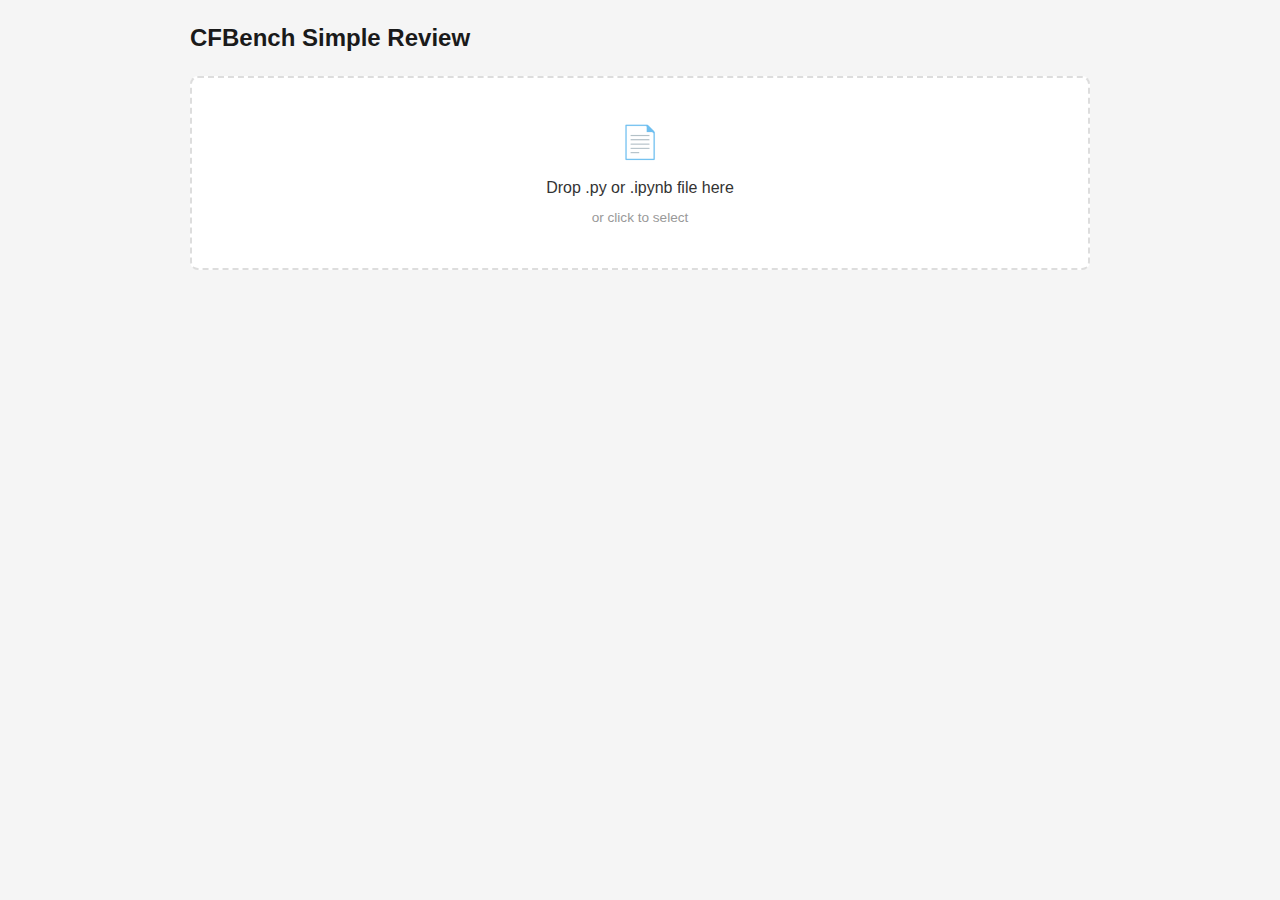
<file: automated_review/simple.html>
<!DOCTYPE html>
<html lang="en">
<head>
    <meta charset="UTF-8">
    <meta name="viewport" content="width=device-width, initial-scale=1.0">
    <title>CFBench Simple Review</title>
    <style>
        * { box-sizing: border-box; margin: 0; padding: 0; }
        body {
            font-family: -apple-system, BlinkMacSystemFont, 'Segoe UI', Roboto, sans-serif;
            background: #f5f5f5;
            color: #333;
            line-height: 1.5;
            padding: 20px;
        }
        .container { max-width: 900px; margin: 0 auto; }
        h1 { font-size: 1.5rem; margin-bottom: 20px; color: #1a1a1a; }

        .upload-box {
            background: white;
            border: 2px dashed #ddd;
            border-radius: 8px;
            padding: 40px;
            text-align: center;
            cursor: pointer;
            transition: all 0.2s;
            margin-bottom: 20px;
        }
        .upload-box:hover { border-color: #2563eb; background: #f8fafc; }
        .upload-box.dragover { border-color: #2563eb; background: #eff6ff; }

        .file-info {
            background: white;
            padding: 12px 16px;
            border-radius: 8px;
            margin-bottom: 20px;
            display: none;
            justify-content: space-between;
            align-items: center;
        }
        .file-info.show { display: flex; }

        .btn {
            background: #2563eb;
            color: white;
            border: none;
            padding: 10px 24px;
            border-radius: 6px;
            cursor: pointer;
            font-size: 0.9rem;
            font-weight: 500;
        }
        .btn:hover { background: #1d4ed8; }
        .btn:disabled { background: #ccc; cursor: not-allowed; }

        .results {
            background: white;
            border-radius: 8px;
            padding: 20px;
            display: none;
        }
        .results.show { display: block; }

        .section {
            margin-bottom: 24px;
        }
        .section h2 {
            font-size: 1rem;
            color: #666;
            margin-bottom: 12px;
            padding-bottom: 8px;
            border-bottom: 1px solid #eee;
        }

        table {
            width: 100%;
            border-collapse: collapse;
            font-size: 0.85rem;
        }
        th {
            text-align: left;
            padding: 10px 12px;
            background: #f8f9fa;
            font-weight: 600;
            color: #555;
            border-bottom: 2px solid #eee;
        }
        td {
            padding: 10px 12px;
            border-bottom: 1px solid #f0f0f0;
            vertical-align: top;
        }
        tr:hover { background: #fafafa; }

        .constraint-name { font-weight: 500; }
        .constraint-id { font-size: 0.7rem; color: #999; }

        .quote {
            font-style: italic;
            color: #666;
            font-size: 0.8rem;
            max-width: 350px;
            word-break: break-word;
        }

        .status {
            font-weight: 600;
            text-align: center;
            padding: 4px 12px;
            border-radius: 4px;
        }
        .status.pass { background: #d1fae5; color: #059669; }
        .status.fail { background: #fee2e2; color: #dc2626; }

        .summary {
            display: flex;
            gap: 16px;
            margin-bottom: 20px;
        }
        .summary-item {
            padding: 12px 20px;
            border-radius: 8px;
            font-weight: 500;
        }
        .summary-item.pass { background: #d1fae5; color: #059669; }
        .summary-item.fail { background: #fee2e2; color: #dc2626; }
        .summary-item.total { background: #e5e7eb; color: #374151; }

        .debug {
            background: #f8f9fa;
            border: 1px solid #eee;
            border-radius: 6px;
            padding: 12px;
            margin-top: 20px;
            font-size: 0.75rem;
            color: #666;
        }
        .debug summary { cursor: pointer; font-weight: 500; }
        .debug pre {
            margin-top: 8px;
            white-space: pre-wrap;
            word-break: break-word;
            max-height: 200px;
            overflow-y: auto;
        }

        .empty-state {
            text-align: center;
            padding: 40px;
            color: #999;
        }
    </style>
</head>
<body>
    <div class="container">
        <h1>CFBench Simple Review</h1>

        <div class="upload-box" id="upload-box" onclick="document.getElementById('file-input').click()">
            <div style="font-size: 2rem; margin-bottom: 10px;">📄</div>
            <div>Drop .py or .ipynb file here</div>
            <div style="color: #999; font-size: 0.85rem; margin-top: 8px;">or click to select</div>
            <input type="file" id="file-input" accept=".py,.ipynb" style="display: none;">
        </div>

        <div class="file-info" id="file-info">
            <span id="file-name">filename.py</span>
            <button class="btn" id="analyze-btn" onclick="analyze()">Analyze</button>
        </div>

        <div class="results" id="results">
            <div class="summary" id="summary"></div>

            <div class="section" id="user-section">
                <h2>📋 Constraints (source: user) → Must be in User Query</h2>
                <div id="user-table"></div>
            </div>

            <div class="section" id="system-section">
                <h2>📋 Constraints (source: system) → Must be in System Prompt</h2>
                <div id="system-table"></div>
            </div>

            <details class="debug">
                <summary>Debug Info</summary>
                <pre id="debug-info"></pre>
            </details>
        </div>
    </div>

    <script src="js/simple_parser.js"></script>
    <script src="js/simple_checker.js"></script>
    <script>
        let fileContent = null;
        const parser = new SimpleParser();
        const checker = new SimpleChecker();

        // File input
        document.getElementById('file-input').addEventListener('change', (e) => {
            const file = e.target.files[0];
            if (file) loadFile(file);
        });

        // Drag & drop
        const uploadBox = document.getElementById('upload-box');
        uploadBox.addEventListener('dragover', (e) => {
            e.preventDefault();
            uploadBox.classList.add('dragover');
        });
        uploadBox.addEventListener('dragleave', () => {
            uploadBox.classList.remove('dragover');
        });
        uploadBox.addEventListener('drop', (e) => {
            e.preventDefault();
            uploadBox.classList.remove('dragover');
            const file = e.dataTransfer.files[0];
            if (file) loadFile(file);
        });

        function loadFile(file) {
            const reader = new FileReader();
            reader.onload = (e) => {
                fileContent = e.target.result;

                // If .ipynb, extract the docstring content
                if (file.name.endsWith('.ipynb')) {
                    try {
                        const nb = JSON.parse(fileContent);
                        // Combine all cell sources
                        fileContent = nb.cells.map(c => {
                            const src = Array.isArray(c.source) ? c.source.join('') : c.source;
                            return src;
                        }).join('\n\n');
                    } catch (e) {
                        console.error('Failed to parse .ipynb:', e);
                    }
                }

                document.getElementById('file-name').textContent = file.name;
                document.getElementById('file-info').classList.add('show');
            };
            reader.readAsText(file);
        }

        function analyze() {
            if (!fileContent) return;

            // Parse
            const parsed = parser.parse(fileContent);

            // Check constraints
            const results = checker.check(parsed);

            // Show results
            showResults(parsed, results);
        }

        function showResults(parsed, results) {
            document.getElementById('results').classList.add('show');

            // Summary
            const summaryHtml = `
                <div class="summary-item total">Total: ${results.summary.total}</div>
                <div class="summary-item pass">✓ Pass: ${results.summary.pass}</div>
                <div class="summary-item fail">✗ Fail: ${results.summary.fail}</div>
            `;
            document.getElementById('summary').innerHTML = summaryHtml;

            // User constraints table
            if (results.userConstraints.length > 0) {
                document.getElementById('user-table').innerHTML = buildTable(results.userConstraints);
            } else {
                document.getElementById('user-table').innerHTML = '<div class="empty-state">No user-source constraints found</div>';
            }

            // System constraints table
            if (results.systemConstraints.length > 0) {
                document.getElementById('system-table').innerHTML = buildTable(results.systemConstraints);
            } else {
                document.getElementById('system-table').innerHTML = '<div class="empty-state">No system-source constraints found</div>';
            }

            // Debug info
            const debugInfo = {
                lastUserQueryLength: parsed.lastUserQuery?.length || 0,
                lastUserQueryPreview: parsed.lastUserQuery?.substring(0, 300) + '...',
                systemPromptLength: parsed.system?.length || 0,
                turnMetadataFound: !!parsed.turnMetadata,
                instructionsCount: parsed.turnMetadata?.instructions?.length || 0
            };
            document.getElementById('debug-info').textContent = JSON.stringify(debugInfo, null, 2);
        }

        function buildTable(constraints) {
            let html = `
                <table>
                    <thead>
                        <tr>
                            <th style="width: 30%;">Constraint</th>
                            <th style="width: 50%;">Quote from Text</th>
                            <th style="width: 20%;">Status</th>
                        </tr>
                    </thead>
                    <tbody>
            `;

            for (const c of constraints) {
                html += `
                    <tr>
                        <td>
                            <div class="constraint-name">${escapeHtml(c.description)}</div>
                            <div class="constraint-id">${escapeHtml(c.id)}</div>
                        </td>
                        <td class="quote">${escapeHtml(c.quote)}</td>
                        <td><span class="status ${c.status.toLowerCase()}">${c.status === 'PASS' ? '✓ PASS' : '✗ FAIL'}</span></td>
                    </tr>
                `;
            }

            html += '</tbody></table>';
            return html;
        }

        function escapeHtml(str) {
            if (!str) return '';
            return str.replace(/&/g, '&amp;')
                      .replace(/</g, '&lt;')
                      .replace(/>/g, '&gt;')
                      .replace(/"/g, '&quot;');
        }
    </script>
</body>
</html>
</file>
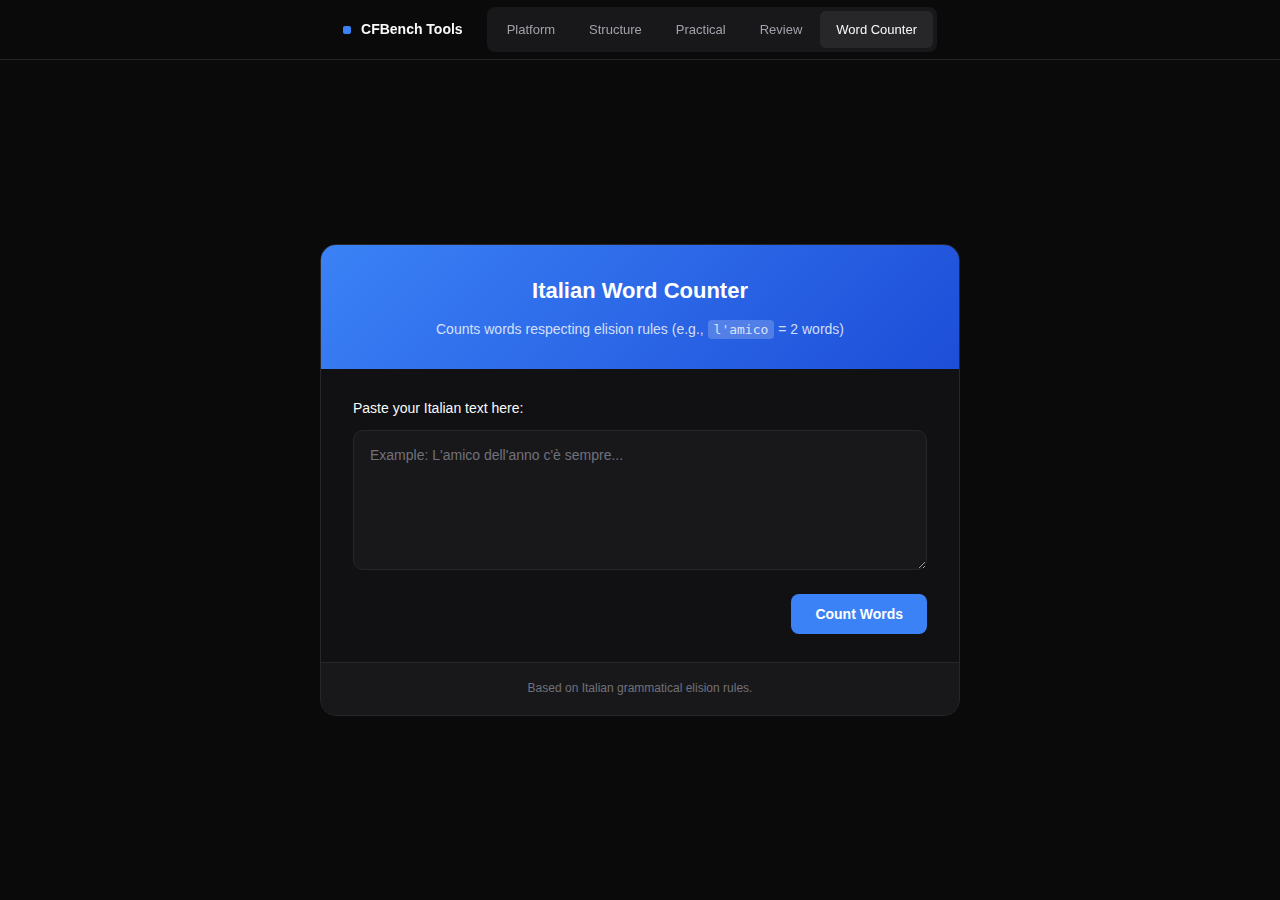
<file: automated_review/word_count.html>
<!DOCTYPE html>
<html lang="en">
<head>
    <meta charset="UTF-8">
    <meta name="viewport" content="width=device-width, initial-scale=1.0">
    <title>Italian Word Counter - CFBench Tools</title>
    <style>
        :root {
            --bg-primary: #0a0a0b;
            --bg-secondary: #111113;
            --bg-tertiary: #18181b;
            --border: #27272a;
            --border-light: #3f3f46;
            --text: #fafafa;
            --text-secondary: #a1a1aa;
            --text-muted: #71717a;
            --accent: #3b82f6;
            --success: #22c55e;
            --warning: #eab308;
            --danger: #ef4444;
        }

        * {
            box-sizing: border-box;
            margin: 0;
            padding: 0;
        }

        body {
            font-family: -apple-system, BlinkMacSystemFont, 'Segoe UI', 'Inter', sans-serif;
            font-size: 15px;
            line-height: 1.65;
            color: var(--text);
            background: var(--bg-primary);
            min-height: 100vh;
            display: flex;
            flex-direction: column;
        }

        /* Navigation */
        .nav {
            position: fixed;
            top: 0;
            left: 0;
            right: 0;
            height: 60px;
            background: rgba(10, 10, 11, 0.9);
            backdrop-filter: blur(12px);
            border-bottom: 1px solid var(--border);
            z-index: 100;
            display: flex;
            align-items: center;
            justify-content: center;
            padding: 0 40px;
            gap: 24px;
        }

        .nav-brand {
            font-weight: 600;
            font-size: 14px;
            color: var(--text);
            text-decoration: none;
            display: flex;
            align-items: center;
            gap: 10px;
        }

        .nav-brand::before {
            content: '';
            width: 8px;
            height: 8px;
            background: var(--accent);
            border-radius: 2px;
        }

        .nav-links {
            display: flex;
            gap: 2px;
            background: var(--bg-tertiary);
            padding: 4px;
            border-radius: 8px;
        }

        .nav-link {
            padding: 8px 16px;
            font-size: 13px;
            font-weight: 500;
            color: var(--text-secondary);
            text-decoration: none;
            border-radius: 6px;
            transition: all 0.15s ease;
        }

        .nav-link:hover {
            color: var(--text);
        }

        .nav-link.active {
            color: var(--text);
            background: #27272a;
        }

        /* Main Content */
        .main {
            flex: 1;
            display: flex;
            align-items: center;
            justify-content: center;
            padding: 100px 24px 40px;
        }

        .card {
            width: 100%;
            max-width: 640px;
            background: var(--bg-secondary);
            border: 1px solid var(--border);
            border-radius: 16px;
            overflow: hidden;
        }

        .card-header {
            padding: 28px 32px;
            background: linear-gradient(135deg, var(--accent) 0%, #1d4ed8 100%);
            text-align: center;
        }

        .card-header h1 {
            font-size: 22px;
            font-weight: 600;
            color: white;
            margin-bottom: 8px;
        }

        .card-header p {
            font-size: 14px;
            color: rgba(255,255,255,0.8);
        }

        .card-header code {
            background: rgba(255,255,255,0.2);
            padding: 2px 6px;
            border-radius: 4px;
            font-size: 13px;
        }

        .card-body {
            padding: 28px 32px;
        }

        /* Form */
        label {
            display: block;
            font-size: 14px;
            font-weight: 500;
            color: var(--text);
            margin-bottom: 10px;
        }

        textarea {
            width: 100%;
            height: 140px;
            padding: 16px;
            background: var(--bg-tertiary);
            border: 1px solid var(--border);
            border-radius: 10px;
            color: var(--text);
            font-size: 14px;
            font-family: inherit;
            resize: vertical;
            transition: border-color 0.2s ease;
        }

        textarea:focus {
            outline: none;
            border-color: var(--accent);
        }

        textarea::placeholder {
            color: var(--text-muted);
        }

        .btn-row {
            display: flex;
            justify-content: flex-end;
            margin-top: 16px;
        }

        .btn {
            padding: 12px 24px;
            background: var(--accent);
            color: white;
            border: none;
            border-radius: 8px;
            font-size: 14px;
            font-weight: 600;
            cursor: pointer;
            transition: all 0.2s ease;
        }

        .btn:hover {
            background: #2563eb;
            transform: translateY(-1px);
        }

        /* Results */
        .results {
            display: none;
            margin-top: 28px;
            padding-top: 28px;
            border-top: 1px solid var(--border);
        }

        .results.visible {
            display: block;
        }

        .stats-grid {
            display: grid;
            grid-template-columns: 1fr 1fr;
            gap: 16px;
            margin-bottom: 20px;
        }

        .stat-card {
            padding: 20px;
            border-radius: 10px;
            text-align: center;
            border: 1px solid var(--border);
        }

        .stat-card.success {
            background: rgba(34, 197, 94, 0.1);
            border-color: rgba(34, 197, 94, 0.3);
        }

        .stat-card.neutral {
            background: var(--bg-tertiary);
        }

        .stat-label {
            font-size: 12px;
            font-weight: 600;
            text-transform: uppercase;
            letter-spacing: 0.5px;
            margin-bottom: 8px;
        }

        .stat-card.success .stat-label {
            color: var(--success);
        }

        .stat-card.neutral .stat-label {
            color: var(--text-muted);
        }

        .stat-value {
            font-size: 36px;
            font-weight: 700;
        }

        .stat-card.success .stat-value {
            color: var(--success);
        }

        .stat-card.neutral .stat-value {
            color: var(--text-secondary);
        }

        .stat-desc {
            font-size: 11px;
            color: var(--text-muted);
            margin-top: 6px;
        }

        /* Alert */
        .alert {
            display: none;
            padding: 14px 18px;
            background: rgba(234, 179, 8, 0.1);
            border: 1px solid rgba(234, 179, 8, 0.3);
            border-radius: 8px;
            margin-bottom: 20px;
            font-size: 13px;
            color: #fde047;
        }

        .alert.visible {
            display: block;
        }

        .alert strong {
            color: var(--warning);
        }

        /* Tokens */
        .tokens-section h3 {
            font-size: 14px;
            font-weight: 600;
            color: var(--text);
            margin-bottom: 12px;
        }

        .tokens-box {
            background: var(--bg-tertiary);
            border: 1px solid var(--border);
            border-radius: 8px;
            padding: 16px;
            max-height: 180px;
            overflow-y: auto;
        }

        .tokens-wrapper {
            display: flex;
            flex-wrap: wrap;
            gap: 8px;
        }

        .token {
            padding: 4px 10px;
            border-radius: 6px;
            font-size: 13px;
            font-weight: 500;
        }

        .token.elision {
            background: rgba(239, 68, 68, 0.15);
            color: #f87171;
            border: 1px solid rgba(239, 68, 68, 0.3);
        }

        .token.word {
            background: var(--bg-secondary);
            color: var(--text-secondary);
            border: 1px solid var(--border);
        }

        .tokens-legend {
            display: flex;
            gap: 20px;
            margin-top: 12px;
            font-size: 11px;
            color: var(--text-muted);
        }

        .legend-item {
            display: flex;
            align-items: center;
            gap: 6px;
        }

        .legend-dot {
            width: 10px;
            height: 10px;
            border-radius: 3px;
        }

        .legend-dot.elision {
            background: rgba(239, 68, 68, 0.3);
            border: 1px solid rgba(239, 68, 68, 0.5);
        }

        .legend-dot.word {
            background: var(--bg-secondary);
            border: 1px solid var(--border-light);
        }

        .placeholder {
            color: var(--text-muted);
            font-style: italic;
            font-size: 13px;
        }

        /* Footer */
        .card-footer {
            padding: 16px 32px;
            background: var(--bg-tertiary);
            border-top: 1px solid var(--border);
            text-align: center;
            font-size: 12px;
            color: var(--text-muted);
        }

        @media (max-width: 640px) {
            .stats-grid {
                grid-template-columns: 1fr;
            }
            .nav {
                padding: 0 16px;
                gap: 12px;
            }
            .nav-brand {
                display: none;
            }
            .card-body {
                padding: 20px;
            }
        }
    </style>
</head>
<body>

<nav class="nav">
    <a href="#" class="nav-brand">CFBench Tools</a>
    <div class="nav-links">
        <a href="TUTORIAL_PLATFORM_v2.html" class="nav-link">Platform</a>
        <a href="TUTORIAL_STRUCTURE_v2.html" class="nav-link">Structure</a>
        <a href="TUTORIAL_PRACTICAL_v2.html" class="nav-link">Practical</a>
        <a href="TUTORIAL_REVIEW_v2.html" class="nav-link">Review</a>
        <a href="word_count.html" class="nav-link active">Word Counter</a>
    </div>
</nav>

<main class="main">
    <div class="card">
        <div class="card-header">
            <h1>Italian Word Counter</h1>
            <p>Counts words respecting elision rules (e.g., <code>l'amico</code> = 2 words)</p>
        </div>

        <div class="card-body">
            <label for="inputText">Paste your Italian text here:</label>
            <textarea
                id="inputText"
                placeholder="Example: L'amico dell'anno c'è sempre..."
            ></textarea>

            <div class="btn-row">
                <button class="btn" onclick="analisarTexto()">Count Words</button>
            </div>

            <div class="results" id="resultsArea">
                <div class="stats-grid">
                    <div class="stat-card success">
                        <div class="stat-label">Italian Count (Correct)</div>
                        <div class="stat-value" id="italianCount">0</div>
                        <div class="stat-desc">Separates elisions (l', c', un')</div>
                    </div>
                    <div class="stat-card neutral">
                        <div class="stat-label">Standard Count</div>
                        <div class="stat-value" id="standardCount">0</div>
                        <div class="stat-desc">Splits by spaces only</div>
                    </div>
                </div>

                <div class="alert" id="diffAlert">
                    <strong>Attention:</strong> The standard method missed <strong id="diffCount">0</strong> word(s) hidden by apostrophes.
                </div>

                <div class="tokens-section">
                    <h3>Token Visualization</h3>
                    <div class="tokens-box" id="tokensDisplay">
                        <p class="placeholder">Tokens will appear here...</p>
                    </div>
                    <div class="tokens-legend">
                        <div class="legend-item">
                            <span class="legend-dot elision"></span> Elision (Article/Prep)
                        </div>
                        <div class="legend-item">
                            <span class="legend-dot word"></span> Standard Word
                        </div>
                    </div>
                </div>
            </div>
        </div>

        <div class="card-footer">
            Based on Italian grammatical elision rules.
        </div>
    </div>
</main>

<script>
    const ITALIAN_CHARS = "a-zA-ZàèéìòùÀÈÉÌÒÙ";

    function analisarTexto() {
        const text = document.getElementById('inputText').value;
        if (!text.trim()) return;

        const standardCount = text.trim().split(/\s+/).length;
        const tokens = tokenizarItaliano(text);
        const italianCount = tokens.length;

        document.getElementById('standardCount').innerText = standardCount;
        document.getElementById('italianCount').innerText = italianCount;
        document.getElementById('resultsArea').classList.add('visible');

        const diff = italianCount - standardCount;
        const diffAlert = document.getElementById('diffAlert');
        if (diff > 0) {
            diffAlert.classList.add('visible');
            document.getElementById('diffCount').innerText = diff;
        } else {
            diffAlert.classList.remove('visible');
        }

        renderizarTokens(tokens);
    }

    function tokenizarItaliano(text) {
        const tokens = [];
        const regex = new RegExp(`([${ITALIAN_CHARS}]+')([${ITALIAN_CHARS}]+)|([${ITALIAN_CHARS}]+)`, 'gi');

        let match;
        while ((match = regex.exec(text)) !== null) {
            if (match[1] && match[2]) {
                tokens.push({ text: match[1], type: 'elision' });
                tokens.push({ text: match[2], type: 'word' });
            } else if (match[3]) {
                tokens.push({ text: match[3], type: 'word' });
            }
        }
        return tokens;
    }

    function renderizarTokens(tokens) {
        const container = document.getElementById('tokensDisplay');
        container.innerHTML = '';

        if (tokens.length === 0) {
            container.innerHTML = '<p class="placeholder">No words found.</p>';
            return;
        }

        const wrapper = document.createElement('div');
        wrapper.className = 'tokens-wrapper';

        tokens.forEach(token => {
            const span = document.createElement('span');
            span.innerText = token.text;
            span.className = 'token ' + token.type;
            if (token.type === 'elision') {
                span.title = "Elision detected (counts as separate word)";
            }
            wrapper.appendChild(span);
        });

        container.appendChild(wrapper);
    }
</script>
</body>
</html>
</file>
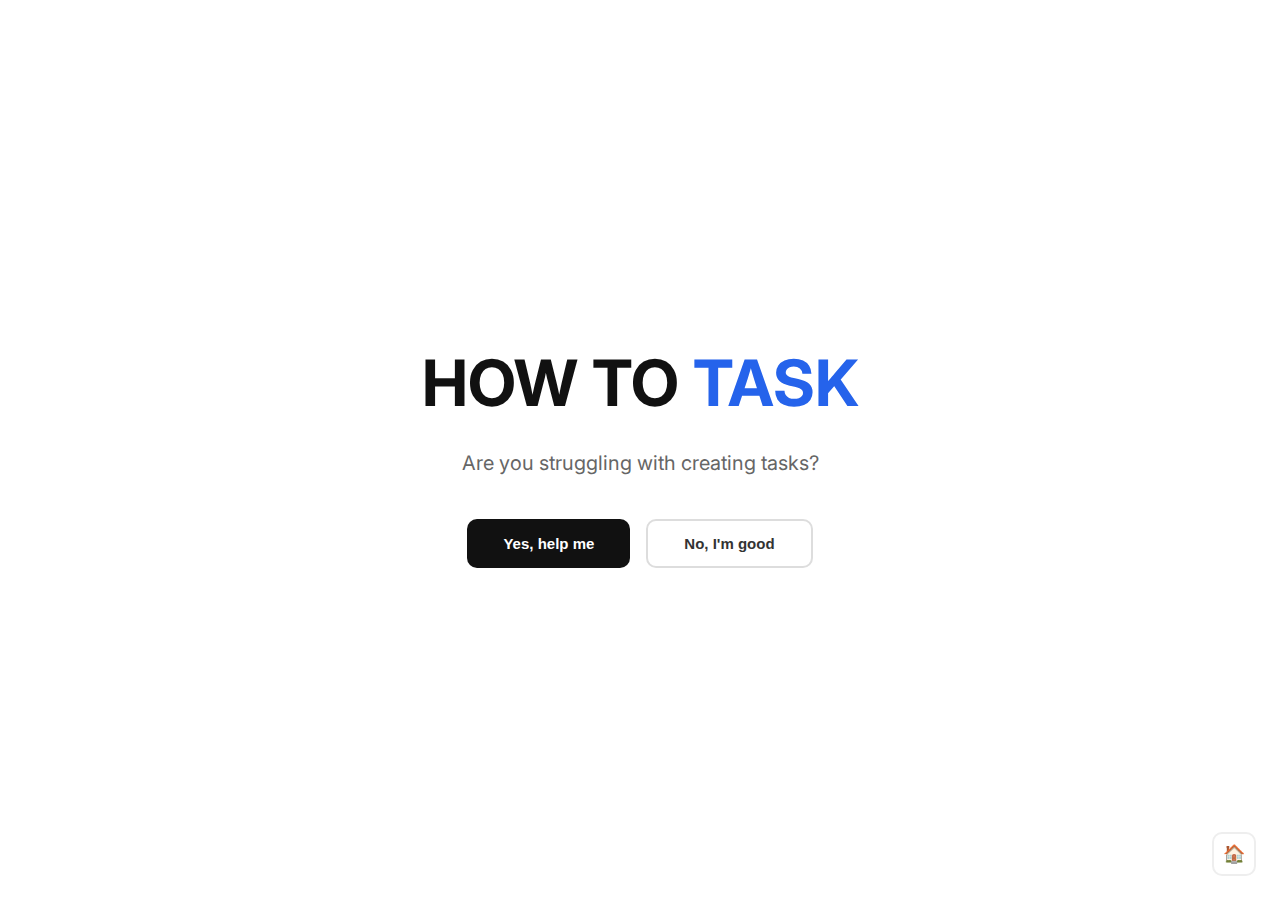
<file: pages/how-to-task.html>
<!DOCTYPE html>
<html lang="en">
<head>
    <meta charset="UTF-8">
    <meta name="viewport" content="width=device-width, initial-scale=1.0">
    <title>How to Task</title>
    <link href="https://fonts.googleapis.com/css2?family=Inter:wght@400;500;600;700&family=Caveat:wght@500;600&display=swap" rel="stylesheet">
    <style>
        * { box-sizing: border-box; margin: 0; padding: 0; }

        body {
            font-family: 'Inter', sans-serif;
            background: #fff;
            color: #111;
            line-height: 1.6;
            overflow-x: hidden;
        }

        /* Hero */
        .hero {
            height: 100vh;
            display: flex;
            flex-direction: column;
            align-items: center;
            justify-content: center;
            text-align: center;
            padding: 40px;
        }

        .hero h1 {
            font-size: 64px;
            font-weight: 700;
            margin-bottom: 12px;
        }

        .hero h1 span { color: #2563eb; }

        .hero p {
            font-size: 20px;
            color: #666;
            margin-bottom: 40px;
        }

        .hero-btns {
            display: flex;
            gap: 16px;
        }

        .btn {
            padding: 14px 36px;
            font-size: 15px;
            font-weight: 600;
            border: none;
            border-radius: 10px;
            cursor: pointer;
            transition: all 0.2s;
            text-decoration: none;
        }

        .btn-dark { background: #111; color: #fff; }
        .btn-dark:hover { background: #333; }
        .btn-outline { background: #fff; color: #333; border: 2px solid #ddd; }
        .btn-outline:hover { border-color: #111; color: #111; }
        .btn-red { background: #dc2626; color: #fff; }
        .btn-red:hover { background: #b91c1c; }

        /* No path */
        .no-path {
            display: none;
            height: 100vh;
            flex-direction: column;
            align-items: center;
            justify-content: center;
            text-align: center;
            padding: 40px;
        }

        .no-path.show { display: flex; }

        .no-path h2 { font-size: 28px; margin-bottom: 32px; }

        .no-cards {
            display: flex;
            gap: 20px;
        }

        .no-card {
            width: 240px;
            padding: 24px;
            border: 2px solid #eee;
            border-radius: 12px;
            text-decoration: none;
            text-align: left;
            transition: all 0.2s;
        }

        .no-card:hover { border-color: #2563eb; }
        .no-card h3 { font-size: 16px; color: #111; margin-bottom: 4px; }
        .no-card p { font-size: 13px; color: #666; }

        .back-link {
            margin-top: 24px;
            color: #888;
            cursor: pointer;
            font-size: 14px;
        }

        .back-link:hover { color: #2563eb; }

        /* Diagram container */
        .diagram {
            display: none;
            padding: 60px 80px 120px;
            position: relative;
        }

        .diagram.show { display: block; }

        /* Diagram items */
        .item {
            position: relative;
            margin-bottom: 60px;
            opacity: 0;
            transform: translateY(20px);
            transition: all 0.4s ease;
        }

        .item.visible {
            opacity: 1;
            transform: translateY(0);
        }

        .item.left { margin-right: 50%; padding-right: 40px; }
        .item.right { margin-left: 50%; padding-left: 40px; }
        .item.center { max-width: 700px; margin-left: auto; margin-right: auto; }
        .item.wide { max-width: 900px; }

        /* Circle scratch - hand drawn effect */
        .scratch {
            position: absolute;
            pointer-events: none;
        }

        .scratch svg {
            width: 100%;
            height: 100%;
        }

        .scratch path, .scratch ellipse {
            fill: none;
            stroke: #111;
            stroke-width: 2.5;
            stroke-linecap: round;
            stroke-linejoin: round;
            stroke-dasharray: 400;
            stroke-dashoffset: 400;
        }

        .item.visible .scratch path,
        .item.visible .scratch ellipse {
            animation: draw 0.8s ease forwards 0.2s;
        }

        @keyframes draw {
            to { stroke-dashoffset: 0; }
        }

        /* Title items */
        .item-title {
            font-size: 32px;
            font-weight: 700;
            color: #111;
            margin-bottom: 12px;
            display: inline-block;
            position: relative;
            padding: 8px 16px;
        }

        .item-title .scratch {
            top: -12px;
            left: -24px;
            right: -24px;
            bottom: -12px;
        }

        .item-text {
            font-size: 17px;
            color: #444;
            max-width: 500px;
        }

        .item.right .item-text { margin-left: 0; }

        /* Connector lines */
        .connector {
            position: absolute;
            left: 50%;
            transform: translateX(-50%);
            width: 2px;
            background: #ddd;
            height: 40px;
            bottom: -50px;
        }

        .connector.hidden { display: none; }

        /* Arrow */
        .arrow-down {
            text-align: center;
            font-size: 28px;
            color: #ccc;
            margin: -20px 0 20px;
        }

        /* Example boxes */
        .example-box {
            background: #fafafa;
            border: 2px solid #eee;
            border-radius: 12px;
            padding: 20px 24px;
            margin-top: 16px;
            font-size: 15px;
            line-height: 1.7;
        }

        .example-box.bad {
            border-color: #fecaca;
            background: #fef2f2;
        }

        .example-box.good {
            border-color: #bbf7d0;
            background: #f0fdf4;
        }

        .example-label {
            font-size: 11px;
            font-weight: 700;
            text-transform: uppercase;
            letter-spacing: 0.5px;
            margin-bottom: 8px;
        }

        .example-label.bad { color: #dc2626; }
        .example-label.good { color: #16a34a; }

        /* Highlight */
        .highlight-text {
            background: linear-gradient(180deg, transparent 60%, #fef08a 60%);
            padding: 0 4px;
        }

        /* Handwritten note */
        .handnote {
            font-family: 'Caveat', cursive;
            font-size: 22px;
            color: #666;
            transform: rotate(-2deg);
            margin: 8px 0;
        }

        /* Requirements inline */
        .reqs {
            display: flex;
            gap: 24px;
            margin: 20px 0;
        }

        .req {
            text-align: center;
        }

        .req-num {
            font-size: 36px;
            font-weight: 700;
        }

        .req:nth-child(1) .req-num { color: #2563eb; }
        .req:nth-child(2) .req-num { color: #f59e0b; }
        .req:nth-child(3) .req-num { color: #9333ea; }

        .req-label {
            font-size: 12px;
            color: #666;
            font-weight: 600;
        }

        /* Link */
        .link-inline {
            display: inline-flex;
            align-items: center;
            gap: 6px;
            color: #2563eb;
            font-weight: 500;
            text-decoration: none;
            margin-top: 12px;
        }

        .link-inline:hover { text-decoration: underline; }

        /* Link with arrow callout */
        .link-callout {
            position: relative;
            margin: 24px 0;
        }

        .link-callout-hint {
            font-family: 'Caveat', cursive;
            font-size: 20px;
            color: #666;
            margin-bottom: 8px;
            display: flex;
            align-items: center;
            gap: 8px;
        }

        .link-callout-arrow {
            display: inline-block;
            font-size: 24px;
            animation: point-arrow 1s ease-in-out infinite;
            color: #dc2626;
        }

        @keyframes point-arrow {
            0%, 100% { transform: translateX(0); }
            50% { transform: translateX(8px); }
        }

        .link-callout-box {
            display: inline-flex;
            align-items: center;
            gap: 12px;
            padding: 14px 20px;
            background: #fff;
            border: 2px solid #111;
            border-radius: 10px;
            text-decoration: none;
            color: #111;
            font-weight: 600;
            font-size: 14px;
            transition: all 0.2s;
        }

        .link-callout-box:hover {
            background: #111;
            color: #fff;
        }

        .link-callout-box span {
            font-size: 20px;
        }

        /* Tags */
        .tags { display: flex; flex-wrap: wrap; gap: 8px; margin: 16px 0; }
        .tag {
            padding: 6px 12px;
            background: #f3f4f6;
            border-radius: 6px;
            font-size: 13px;
            color: #374151;
        }

        /* Checklist */
        .checklist { margin: 16px 0; }
        .check {
            display: flex;
            align-items: flex-start;
            gap: 10px;
            padding: 8px 0;
        }
        .check-icon { color: #16a34a; font-size: 18px; }
        .check span { font-size: 15px; color: #333; }

        /* Continue button */
        .continue-btn {
            display: inline-flex;
            align-items: center;
            gap: 8px;
            padding: 12px 24px;
            background: #111;
            color: #fff;
            font-size: 14px;
            font-weight: 600;
            border: none;
            border-radius: 8px;
            cursor: pointer;
            margin-top: 20px;
            transition: all 0.2s;
        }

        .continue-btn:hover { background: #333; }

        /* Final */
        .final-block {
            text-align: center;
            padding: 60px;
            border: 2px solid #eee;
            border-radius: 16px;
            margin-top: 40px;
        }

        .final-block h2 { font-size: 24px; margin-bottom: 8px; }
        .final-block p { color: #666; margin-bottom: 24px; }

        /* Home */
        .home-btn {
            position: fixed;
            bottom: 24px;
            right: 24px;
            width: 44px;
            height: 44px;
            background: #fff;
            border: 2px solid #eee;
            border-radius: 10px;
            display: flex;
            align-items: center;
            justify-content: center;
            text-decoration: none;
            font-size: 18px;
            z-index: 100;
        }

        .home-btn:hover { border-color: #2563eb; }

        /* Responsive */
        @media (max-width: 800px) {
            .diagram { padding: 40px 24px; }
            .item.left, .item.right { margin-left: 0; margin-right: 0; padding: 0; }
            .hero h1 { font-size: 42px; }
            .reqs { flex-direction: column; gap: 12px; }
        }
    </style>
</head>
<body>

<!-- HERO -->
<section class="hero" id="hero">
    <h1>HOW TO <span>TASK</span></h1>
    <p>Are you struggling with creating tasks?</p>
    <div class="hero-btns">
        <button class="btn btn-dark" onclick="startDiagram()">Yes, help me</button>
        <button class="btn btn-outline" onclick="showNoPath()">No, I'm good</button>
    </div>
</section>

<!-- NO PATH -->
<section class="no-path" id="noPath">
    <h2>Great! What would you like?</h2>
    <div class="no-cards">
        <a href="#" class="no-card" onclick="startDiagram(); return false;">
            <h3>&#128218; Improve my tasks</h3>
            <p>Learn best practices</p>
        </a>
        <a href="practical.html" class="no-card">
            <h3>&#128736; Practical Guide</h3>
            <p>Go to notebook builder</p>
        </a>
    </div>
    <div class="back-link" onclick="showHero()">&#8592; Go back</div>
</section>

<!-- DIAGRAM -->
<section class="diagram" id="diagram">

    <!-- Item 1: The Cascade -->
    <div class="item center" id="item1">
        <div class="item-title">
            The Cascade
            <div class="scratch">
                <svg viewBox="0 0 100 100" preserveAspectRatio="none">
                    <ellipse cx="50" cy="50" rx="48" ry="45" />
                </svg>
            </div>
        </div>
        <p class="item-text">Everything flows together. Each step feeds into the next - that's why human verification matters.</p>
        <button class="continue-btn" onclick="showNext(2)">Show me &#8594;</button>
    </div>

    <!-- Item 2: Step 1 -->
    <div class="item left" id="item2">
        <p class="handnote">step 1</p>
        <div class="item-title">
            turn_metadata
            <div class="scratch">
                <svg viewBox="0 0 100 100" preserveAspectRatio="none">
                    <ellipse cx="50" cy="50" rx="48" ry="45" />
                </svg>
            </div>
        </div>
        <p class="item-text">Pick your constraints here. These are the rules the model must follow.</p>
        <div class="reqs">
            <div class="req"><div class="req-num">4+</div><div class="req-label">IF Instructions</div></div>
            <div class="req"><div class="req-num">1+</div><div class="req-label">LLM Eval</div></div>
            <div class="req"><div class="req-num">1+</div><div class="req-label">LLM Judge</div></div>
        </div>
        <p class="item-text" style="margin-top: 16px;"><strong>Note:</strong> At least 1 LLM Eval must be in the <span class="highlight-text">system prompt</span>!</p>

        <div class="link-callout">
            <div class="link-callout-hint">
                Don't know all the constraints?
                <span class="link-callout-arrow">&#8594;</span>
            </div>
            <a href="https://docs.google.com/spreadsheets/d/1WRa_83_uvk5pBfDdnFTMMiIsDEVMkU2d_r53Oot4Wh8/edit?gid=857577227#gid=857577227" target="_blank" class="link-callout-box">
                <span>&#128203;</span>
                CLICK HERE - CONSTRAINT DICTIONARY
            </a>
        </div>
        <button class="continue-btn" onclick="showNext(3)">Next &#8594;</button>
    </div>

    <div class="arrow-down" id="arrow2">&#8595;</div>

    <!-- Item 3: Step 2 -->
    <div class="item right" id="item3">
        <p class="handnote">step 2</p>
        <div class="item-title">
            Transform to text
            <div class="scratch">
                <svg viewBox="0 0 100 100" preserveAspectRatio="none">
                    <ellipse cx="50" cy="50" rx="48" ry="45" />
                </svg>
            </div>
        </div>
        <p class="item-text">Each constraint becomes <span class="highlight-text">natural text</span> in your user query. Give context, build a scenario.</p>
        <button class="continue-btn" onclick="showNext(4)">See example &#8594;</button>
    </div>

    <div class="arrow-down" id="arrow3">&#8595;</div>

    <!-- Item 4: IF Instructions (Building the query) -->
    <div class="item center wide" id="item4">
        <p class="handnote">building the query - part 1</p>
        <div class="item-title">
            IF Instructions
            <div class="scratch">
                <svg viewBox="0 0 100 100" preserveAspectRatio="none">
                    <ellipse cx="50" cy="50" rx="48" ry="45" />
                </svg>
            </div>
        </div>
        <p class="item-text">Start with your <span class="highlight-text">IF constraints</span> - these are deterministic rules that can be verified by code (word count, forbidden words, format, etc).</p>

        <div class="example-box bad">
            <div class="example-label bad">&#10060; Too artificial</div>
            "Write 3 paragraphs in caps with 'cake' and without 'football' or 'goal'."
        </div>

        <p style="font-size: 14px; color: #666; margin: 16px 0 8px;"><strong>Transform into natural context:</strong></p>
        <div class="example-box good" id="query-step1">
            <div class="example-label good">&#10004; Query so far (IF only)</div>
            "You're a football trainer giving a motivational speech to your team. Use football analogies but <strong>avoid the words 'football' and 'goal'</strong> - it's a metaphor challenge! <strong>Mention 'cake'</strong> as a reward for winning. <strong>Use all caps</strong> because you're yelling motivationally. <strong>Write exactly 3 paragraphs</strong>."
        </div>

        <p class="handnote" style="margin-top: 16px;">&#8593; 4 IF constraints with natural context!</p>
        <button class="continue-btn" onclick="showNext(5)">Add LLM Eval &#8594;</button>
    </div>

    <div class="arrow-down" id="arrow4">&#8595;</div>

    <!-- Item 5: LLM Eval (Query accumulating) -->
    <div class="item center wide" id="item5">
        <p class="handnote">building the query - part 2</p>
        <div class="item-title">
            LLM Eval
            <div class="scratch">
                <svg viewBox="0 0 100 100" preserveAspectRatio="none">
                    <ellipse cx="50" cy="50" rx="48" ry="45" />
                </svg>
            </div>
        </div>
        <p class="item-text"><span class="highlight-text">LLM Eval constraints</span> check structured aspects like tone, style, or content quality. Remember: at least 1 must be in system prompt!</p>

        <p style="font-size: 14px; color: #666; margin: 16px 0 8px;"><strong>Look at the query - it's already there!</strong></p>
        <div class="example-box good" id="query-step2">
            <div class="example-label good">&#10004; Query so far (IF + LLM Eval)</div>
            "You're a football trainer <span style="background: #fef08a; padding: 2px 4px; border-radius: 3px;"><strong>giving a motivational speech</strong></span> to your team. Use football analogies but <strong>avoid the words 'football' and 'goal'</strong> - it's a metaphor challenge! <strong>Mention 'cake'</strong> as a reward for winning. <strong>Use all caps</strong> because you're yelling motivationally. <strong>Write exactly 3 paragraphs</strong>."
        </div>

        <div style="background: #ecfdf5; border: 2px solid #10b981; border-radius: 10px; padding: 16px; margin-top: 16px;">
            <p style="font-size: 14px; color: #065f46; margin: 0;">
                <strong>&#128161; See it?</strong> The natural construction of the query already made it explicit that the response must be motivational - it's in "<strong>giving a motivational speech</strong>" highlighted above.<br><br>
                If it wasn't already there, you'd need to create some context to include it. This applies to <em>any</em> instruction you add - always weave it naturally into the scenario!
            </p>
        </div>

        <p class="handnote" style="margin-top: 16px;">&#8593; constraints hide naturally in the scenario!</p>
        <button class="continue-btn" onclick="showNext(6)">Add LLM Judge &#8594;</button>
    </div>

    <div class="arrow-down" id="arrow5">&#8595;</div>

    <!-- Item 6: LLM Judge Example -->
    <div class="item center wide" id="item6">
        <p class="handnote">building the query - part 3</p>
        <div class="item-title">
            LLM Judge
            <div class="scratch">
                <svg viewBox="0 0 100 100" preserveAspectRatio="none">
                    <ellipse cx="50" cy="50" rx="48" ry="45" />
                </svg>
            </div>
        </div>
        <p class="item-text">Finally, add <span class="highlight-text">LLM Judge requirements</span> - complex semantic checks that need AI to verify (factual accuracy, logical connections, etc).</p>

        <p style="font-size: 14px; color: #666; margin: 16px 0 8px;"><strong>Now add the LLM Judge requirement to the query:</strong></p>
        <div class="example-box good" id="query-final">
            <div class="example-label good">&#10004; FINAL QUERY (IF + LLM Eval + LLM Judge)</div>
            "You're a football trainer <span style="background: #fef08a; padding: 2px 4px; border-radius: 3px;">giving a motivational speech</span> to your team. Use football analogies but <strong>avoid the words 'football' and 'goal'</strong> - it's a metaphor challenge! <strong>Mention 'cake'</strong> as a reward for winning. <strong>Use all caps</strong> because you're yelling motivationally. <strong>Write exactly 3 paragraphs</strong>.<br><br>
            <span style="color: #9333ea; font-weight: 600;">NEW &#8594;</span> At the end, mention the proverb <strong>'iron sharpens iron'</strong> and explain the <strong>factual physical process</strong> of this analogy - how the friction of two metal blades actually sharpens them - and connect this with the <strong>teamwork</strong> they need to succeed together."
        </div>

        <p style="font-size: 14px; color: #666; margin: 16px 0 8px;"><strong>Write the llm_judge cell (in English!):</strong></p>
        <div class="example-box" style="background: #faf5ff; border-color: #d8b4fe;">
            "The model creates a proper explanation about the proverb 'iron sharpens iron,' explaining the factual physical process of metal friction and connecting it with teamwork for the team to succeed together?"
        </div>

        <p class="handnote" style="margin-top: 12px;">&#8593; must be a yes/no verification question!</p>
        <button class="continue-btn" onclick="showNext(7)">Now the Gold Response &#8594;</button>
    </div>

    <div class="arrow-down" id="arrow6">&#8595;</div>

    <!-- Item 7: Gold Response -->
    <div class="item center wide" id="item7" style="max-width: 1100px;">
        <p class="handnote">step 3 - critical!</p>
        <div class="item-title" style="color: #16a34a;">
            Gold Response
            <div class="scratch">
                <svg viewBox="0 0 100 100" preserveAspectRatio="none">
                    <ellipse cx="50" cy="50" rx="48" ry="45" style="stroke: #16a34a;" />
                </svg>
            </div>
        </div>
        <p class="item-text">Create a response that <span class="highlight-text">passes ALL constraints</span>. This proves the task is achievable.</p>

        <div style="display: flex; gap: 20px; align-items: flex-start; margin-top: 16px;">
            <!-- Gold Response Example -->
            <div class="example-box good" style="font-family: monospace; font-size: 12px; line-height: 1.7; flex: 1; margin: 0;">
                <div class="example-label good">&#10004; Example Gold Response</div>
                LISTEN UP, CHAMPIONS! TODAY WE'RE NOT JUST A TEAM - WE'RE A FORCE OF NATURE! LIKE A MIGHTY RIVER CUTTING THROUGH STONE, WE WILL CARVE OUR PATH TO VICTORY! EVERY DROP OF SWEAT YOU'VE SHED HAS BUILT YOU INTO WARRIORS! AND WHEN WE WIN, THERE'S CAKE WAITING FOR US - THE SWEETEST REWARD FOR THE SWEETEST VICTORY!<br><br>
                YOU ARE STRONGER THAN YOU KNOW! LIKE THUNDER SHAKING THE SKY, YOUR SPIRIT WILL SHAKE THE HEARTS OF YOUR OPPONENTS! EVERY PRACTICE, EVERY EARLY MORNING, EVERY SACRIFICE - IT ALL LEADS TO THIS MOMENT! YOU ARE READY! YOU ARE POWERFUL! YOU ARE UNSTOPPABLE!<br><br>
                REMEMBER: IRON SHARPENS IRON! JUST AS TWO METAL BLADES CREATE FRICTION AGAINST EACH OTHER, GRINDING AND POLISHING UNTIL BOTH BECOME RAZOR-SHARP - THAT'S WHAT WE DO FOR EACH OTHER! YOUR TEAMMATE'S STRENGTH MAKES YOU STRONGER! YOUR EFFORT LIFTS EVERYONE! TOGETHER, WE SHARPEN EACH OTHER INTO THE CHAMPIONS WE'RE MEANT TO BE! NOW GO OUT THERE AND PROVE IT!
            </div>

            <!-- Side notes -->
            <div style="width: 280px; flex-shrink: 0; display: flex; flex-direction: column; gap: 12px;">
                <div style="background: #fef3c7; border: 2px solid #f59e0b; border-radius: 8px; padding: 12px; font-size: 12px;">
                    <p style="font-weight: 700; color: #92400e; margin: 0 0 6px;">&#9888;&#65039; Don't trust LLMs blindly!</p>
                    <p style="color: #78350f; margin: 0; line-height: 1.5;">AI can make mistakes. <strong>Read it yourself</strong> and confirm each constraint is met.</p>
                </div>

                <p style="font-family: 'Caveat', cursive; font-size: 16px; color: #666; margin: 0; transform: rotate(-1deg);">check ALL constraints here &#8595;</p>

                <a href="https://multi-lang-nvidia.streamlit.app/" target="_blank" style="display: flex; align-items: center; gap: 8px; padding: 10px 12px; background: #fff; border: 2px solid #111; border-radius: 8px; text-decoration: none; color: #111; font-weight: 600; font-size: 12px; transition: all 0.2s;">
                    <span style="font-size: 16px;">&#9989;</span>
                    <span>Validator Tool</span>
                    <span style="margin-left: auto; animation: point-arrow 1s ease-in-out infinite; color: #dc2626;">&#8594;</span>
                </a>
            </div>
        </div>

        <button class="continue-btn" onclick="showNext(8)" style="margin-top: 16px;">Next &#8594;</button>
    </div>

    <div class="arrow-down" id="arrow7">&#8595;</div>

    <!-- Item 8: Step 4 -->
    <div class="item right" id="item8">
        <p class="handnote">step 4</p>
        <div class="item-title">
            4 Model Passes
            <div class="scratch">
                <svg viewBox="0 0 100 100" preserveAspectRatio="none">
                    <ellipse cx="50" cy="50" rx="48" ry="45" />
                </svg>
            </div>
        </div>
        <p class="item-text">Run your query through 4 models to prove the task is challenging.</p>
        <div style="background: #fef2f2; border: 2px solid #fecaca; border-radius: 8px; padding: 12px; margin-top: 12px; font-size: 14px;">
            <strong style="color: #dc2626;">Rule:</strong> <span style="color: #7f1d1d;">At least <strong>3 models</strong> must fail <strong>≥50%</strong> of the constraints.</span>
        </div>
        <button class="continue-btn" onclick="showNext(9)">Almost done &#8594;</button>
    </div>

    <div class="arrow-down" id="arrow8">&#8595;</div>

    <!-- Item 9: Verification -->
    <div class="item center" id="item9">
        <div class="item-title" style="color: #dc2626;">
            Human Check!
            <div class="scratch" style="stroke: #dc2626;">
                <svg viewBox="0 0 100 100" preserveAspectRatio="none">
                    <ellipse cx="50" cy="50" rx="48" ry="45" style="stroke: #dc2626;" />
                </svg>
            </div>
        </div>
        <p class="item-text">This is the cascade you must verify manually. Don't trust LLMs!</p>

        <div class="checklist">
            <div class="check"><span class="check-icon">&#10003;</span><span><strong>turn_metadata</strong> &#8594; all constraints defined</span></div>
            <div class="check"><span class="check-icon">&#10003;</span><span><strong>user query</strong> &#8594; each constraint appears as natural text</span></div>
            <div class="check"><span class="check-icon">&#10003;</span><span><strong>gold response</strong> &#8594; passes every single constraint</span></div>
        </div>

        <p class="handnote">read your notebook yourself!</p>
        <button class="continue-btn" onclick="showNext(10)">Final checklist &#8594;</button>
    </div>

    <div class="arrow-down" id="arrow9">&#8595;</div>

    <!-- Item 10: Checklist -->
    <div class="item center wide" id="item10">
        <div class="item-title">
            Before Submit
            <div class="scratch">
                <svg viewBox="0 0 100 100" preserveAspectRatio="none">
                    <ellipse cx="50" cy="50" rx="48" ry="45" />
                </svg>
            </div>
        </div>

        <div class="checklist">
            <div class="check"><span class="check-icon">&#10003;</span><span>At least <strong>4 IF + 1 LLM Eval + 1 LLM Judge</strong></span></div>
            <div class="check"><span class="check-icon">&#10003;</span><span>At least <strong>1 LLM Eval in system prompt</strong></span></div>
            <div class="check"><span class="check-icon">&#10003;</span><span>Every <strong>&gt;user source</strong> constraint appears in user query</span></div>
            <div class="check"><span class="check-icon">&#10003;</span><span>User query is <strong>natural, not artificial</strong></span></div>
            <div class="check"><span class="check-icon">&#10003;</span><span>Gold response <strong>passes ALL</strong> constraints</span></div>
            <div class="check"><span class="check-icon">&#10003;</span><span><strong>llm_judge</strong> and <strong>validator_human</strong> cells are in <strong>ENGLISH</strong></span></div>
            <div class="check"><span class="check-icon">&#10003;</span><span>You <strong>read everything yourself</strong></span></div>
        </div>

        <div class="link-callout">
            <div class="link-callout-hint">
                Struggling to create context for constraints?
                <span class="link-callout-arrow">&#8594;</span>
            </div>
            <a href="https://docs.google.com/spreadsheets/d/15DDiDjqcwr07zLuNtkINqEjHcHZD34JDBMtVy6gq7Qk/edit?gid=274701048#gid=274701048" target="_blank" class="link-callout-box">
                <span>&#128161;</span>
                CLICK HERE - SCENARIO EXAMPLES
            </a>
        </div>
        <button class="continue-btn" onclick="showNext(11)">Done! &#8594;</button>
    </div>

    <!-- Final -->
    <div class="item center" id="item11">
        <div class="final-block">
            <h2>You're ready!</h2>
            <p>Now go create something challenging.</p>
            <div style="display: flex; gap: 12px; justify-content: center;">
                <a href="practical.html" class="btn btn-dark">Practical Guide</a>
                <a href="../index.html" class="btn btn-outline">Home</a>
            </div>
        </div>
    </div>

</section>

<a href="../index.html" class="home-btn">&#127968;</a>

<script>
    let currentItem = 1;

    function showHero() {
        document.getElementById('hero').style.display = 'flex';
        document.getElementById('noPath').classList.remove('show');
        document.getElementById('diagram').classList.remove('show');
    }

    function showNoPath() {
        document.getElementById('hero').style.display = 'none';
        document.getElementById('noPath').classList.add('show');
    }

    function startDiagram() {
        document.getElementById('hero').style.display = 'none';
        document.getElementById('noPath').classList.remove('show');
        document.getElementById('diagram').classList.add('show');
        showItem(1);
    }

    function showItem(n) {
        const item = document.getElementById('item' + n);
        if (item) {
            item.classList.add('visible');
            setTimeout(() => {
                item.scrollIntoView({ behavior: 'smooth', block: 'center' });
            }, 100);
        }
    }

    function showNext(n) {
        // Show arrow if exists
        const arrow = document.getElementById('arrow' + (n-1));
        if (arrow) arrow.style.opacity = '1';

        currentItem = n;
        showItem(n);
    }

    // Hide all arrows initially
    document.querySelectorAll('.arrow-down').forEach(a => a.style.opacity = '0');
</script>

</body>
</html>
</file>
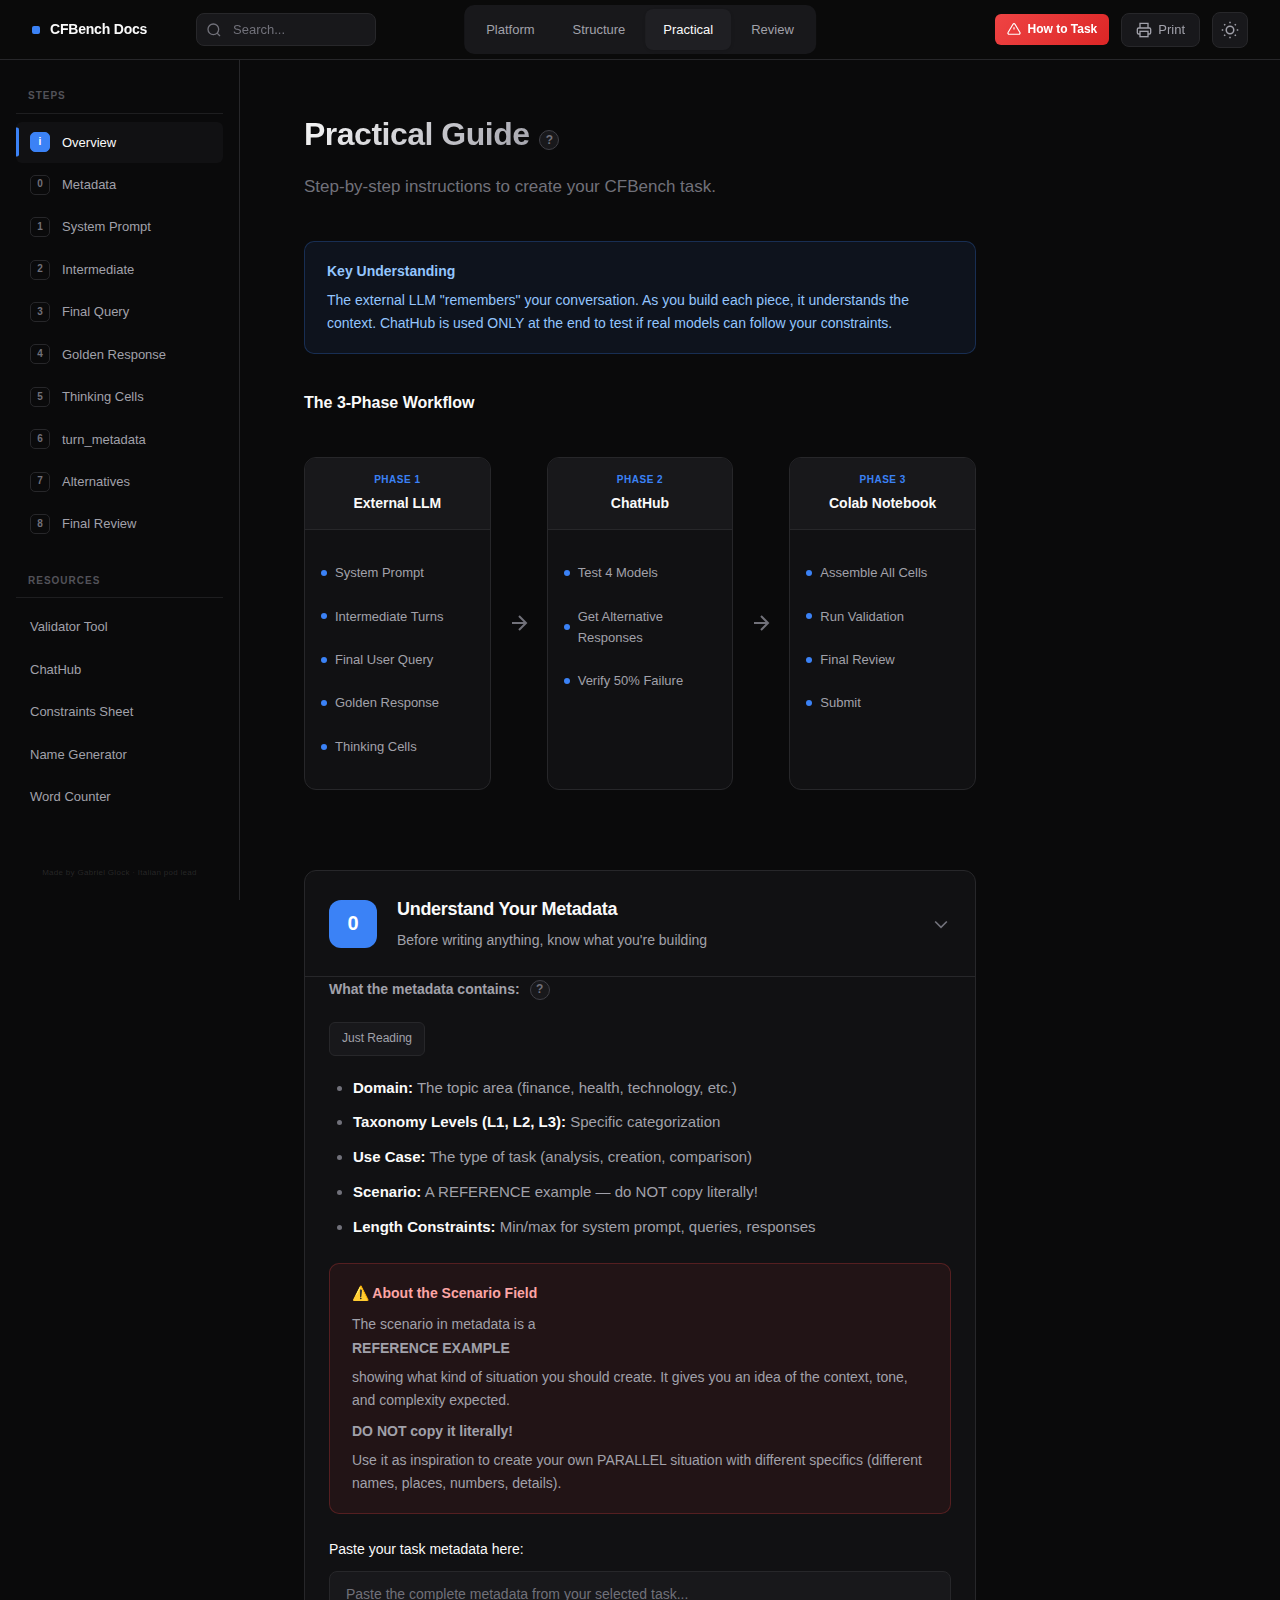
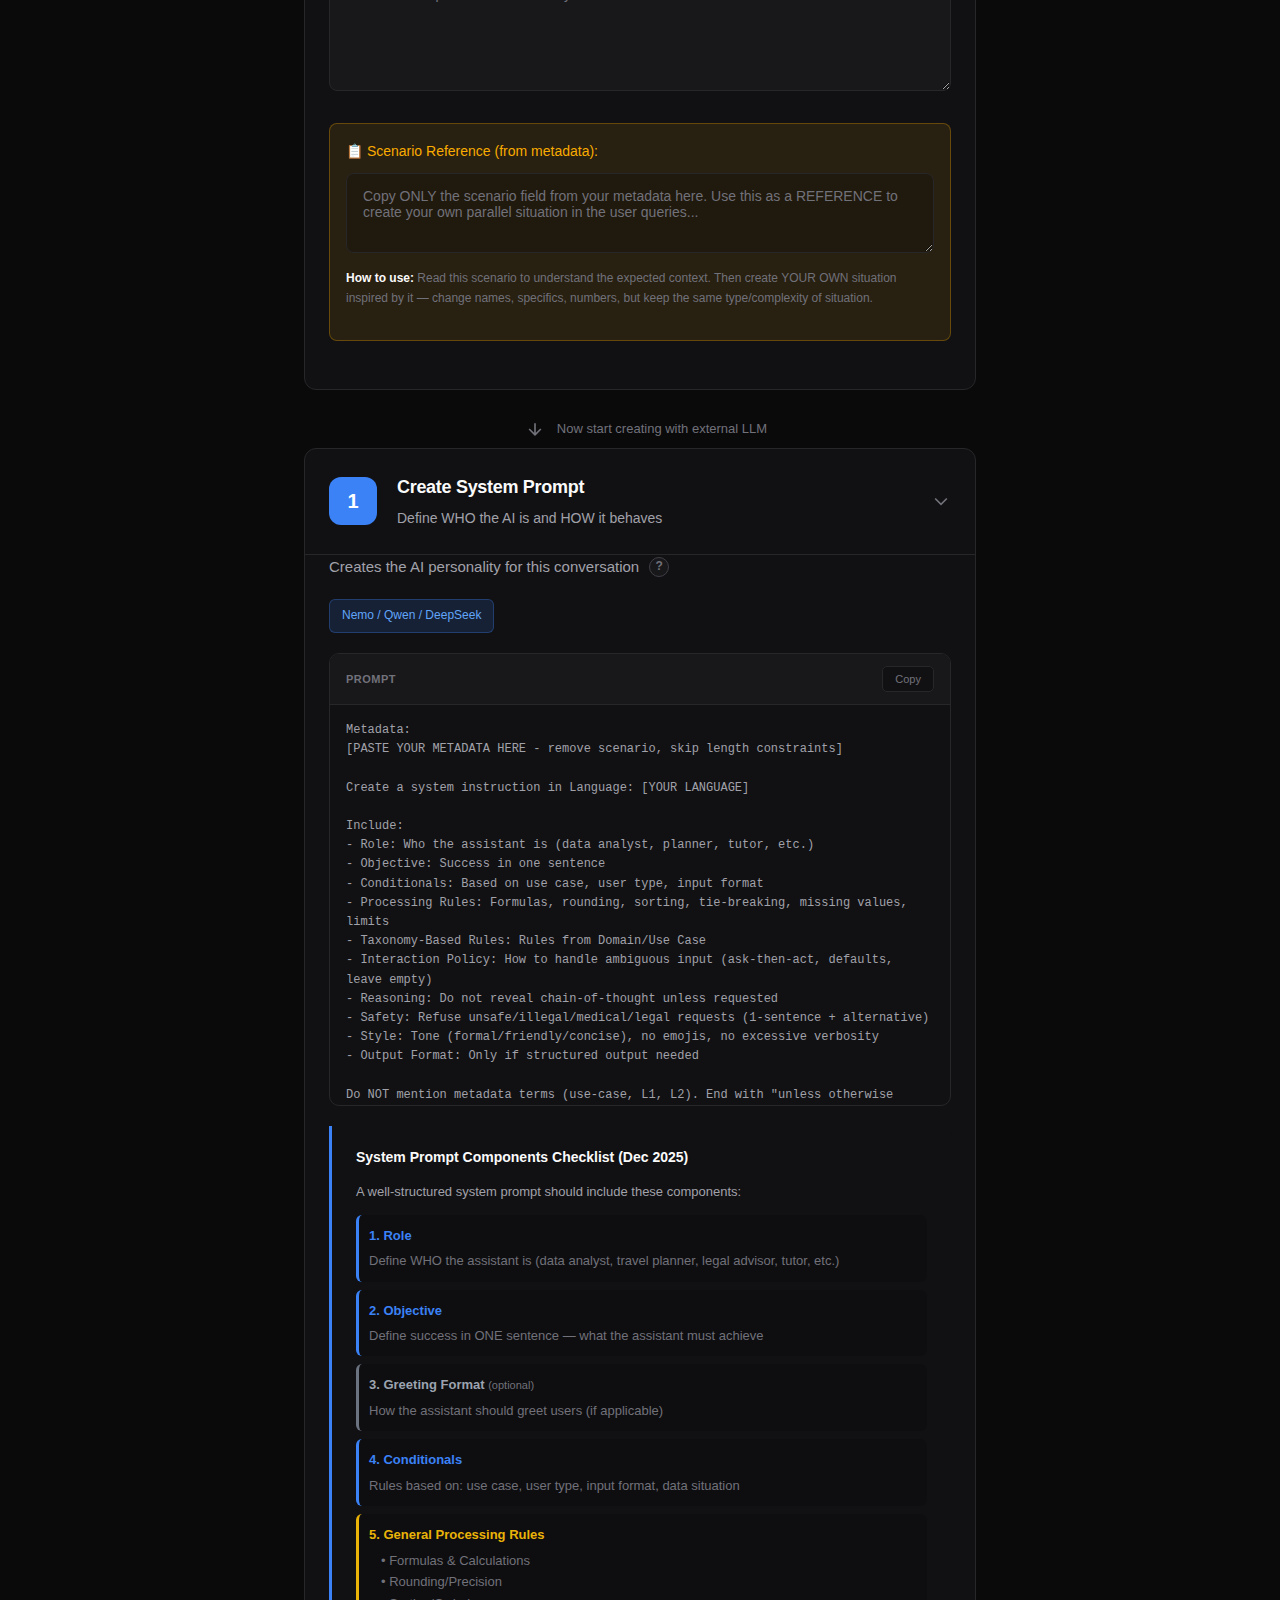
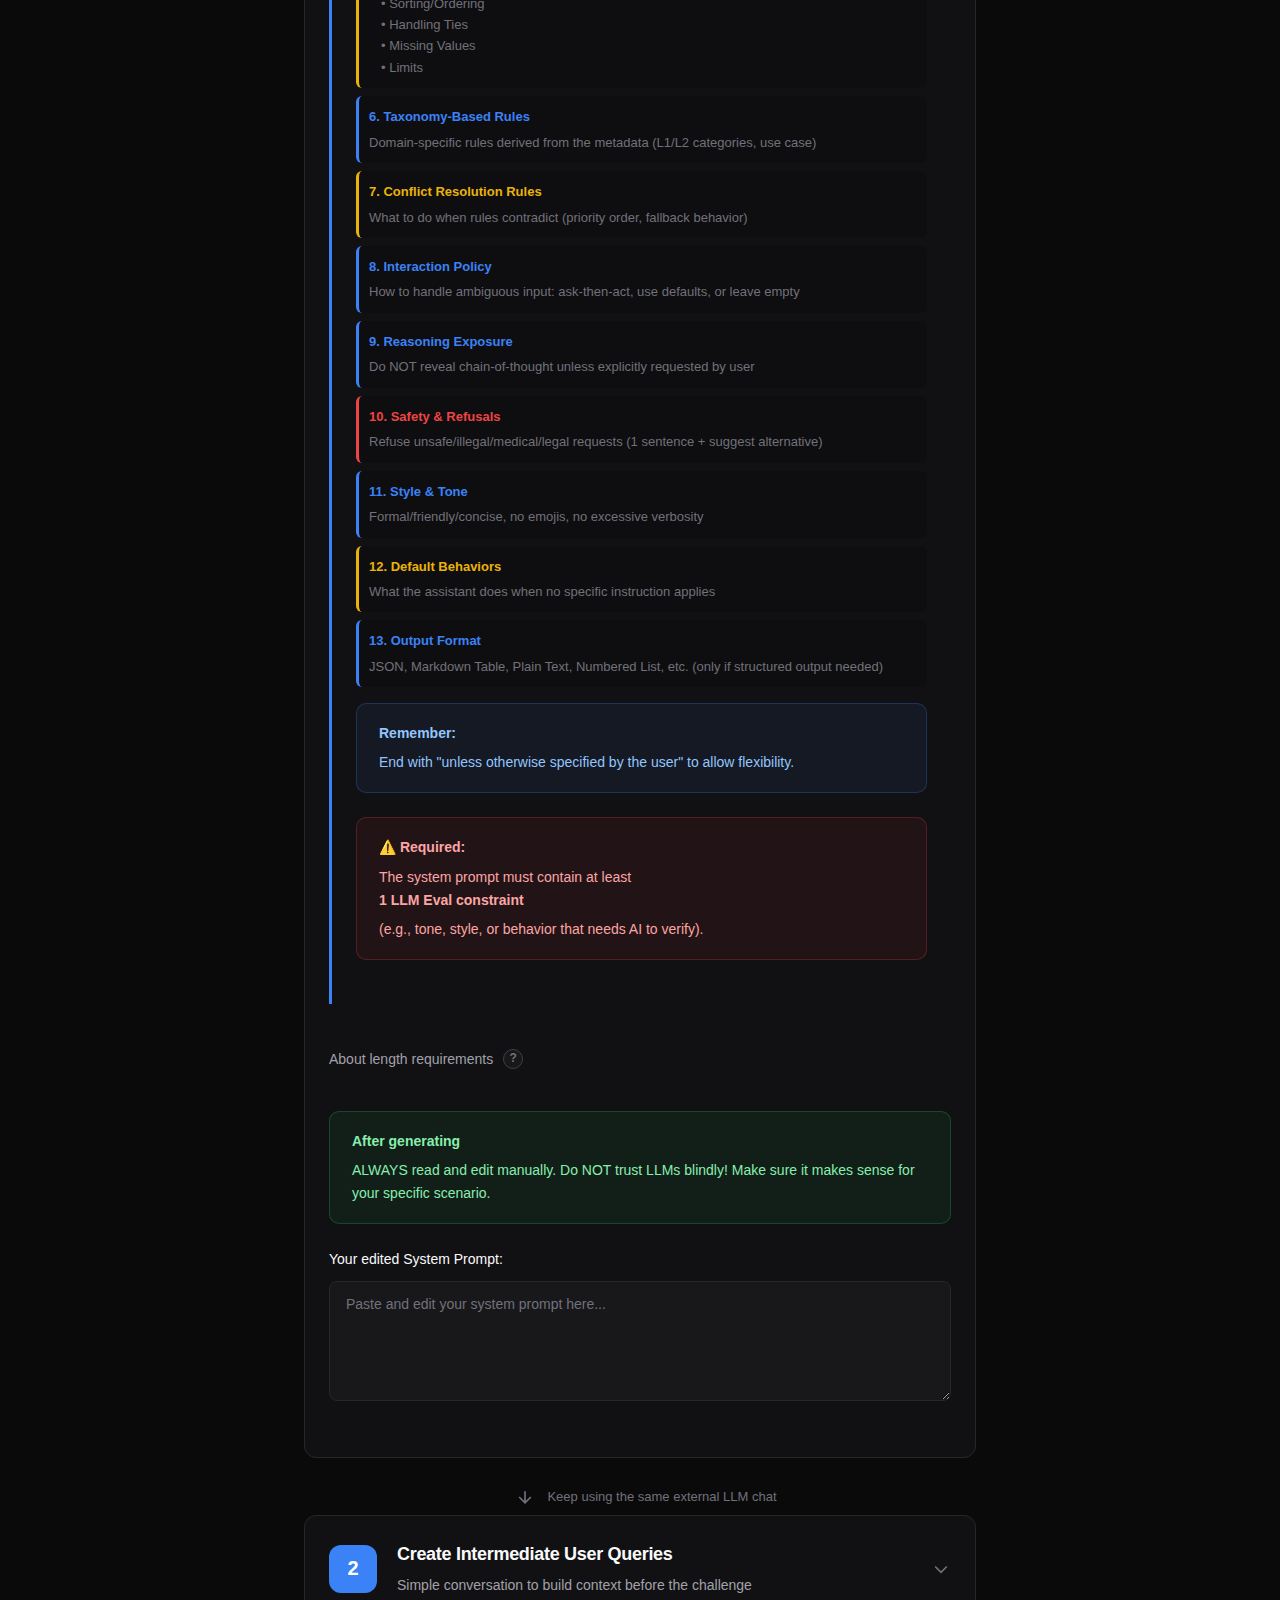
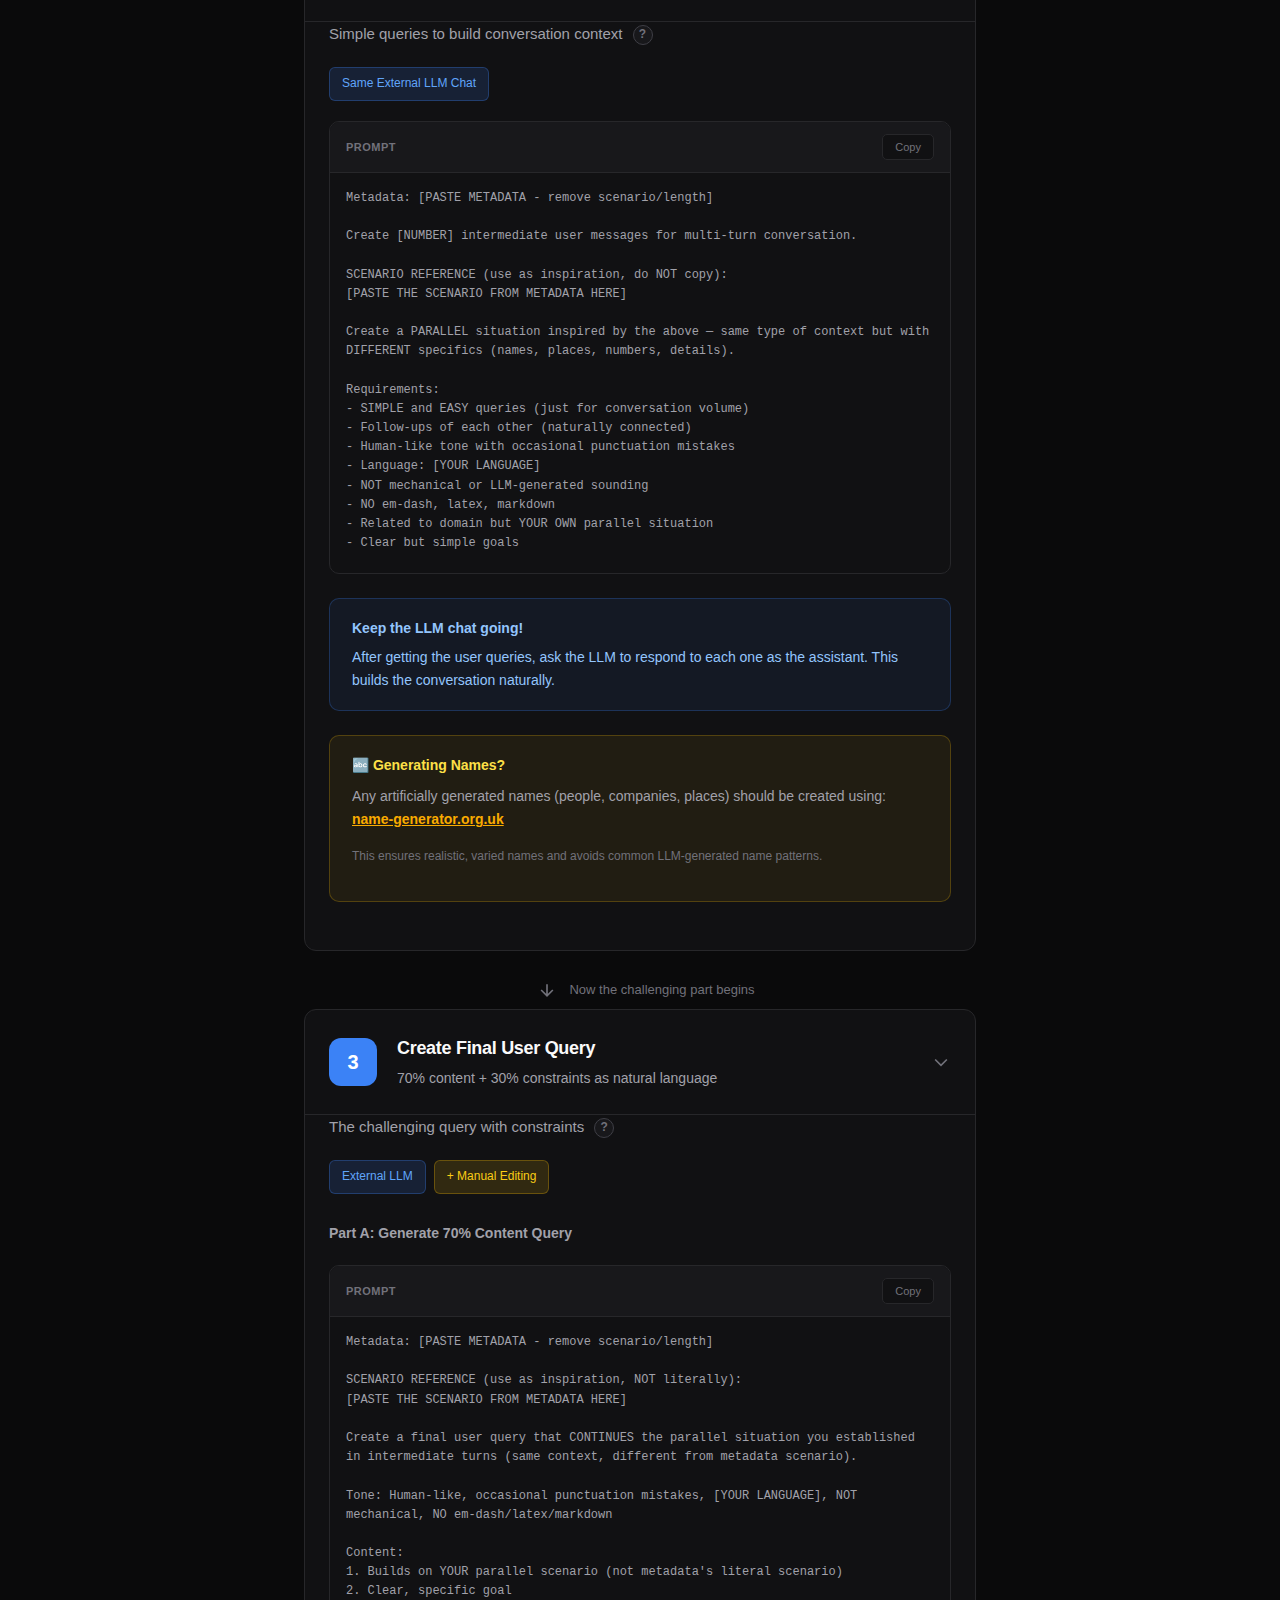
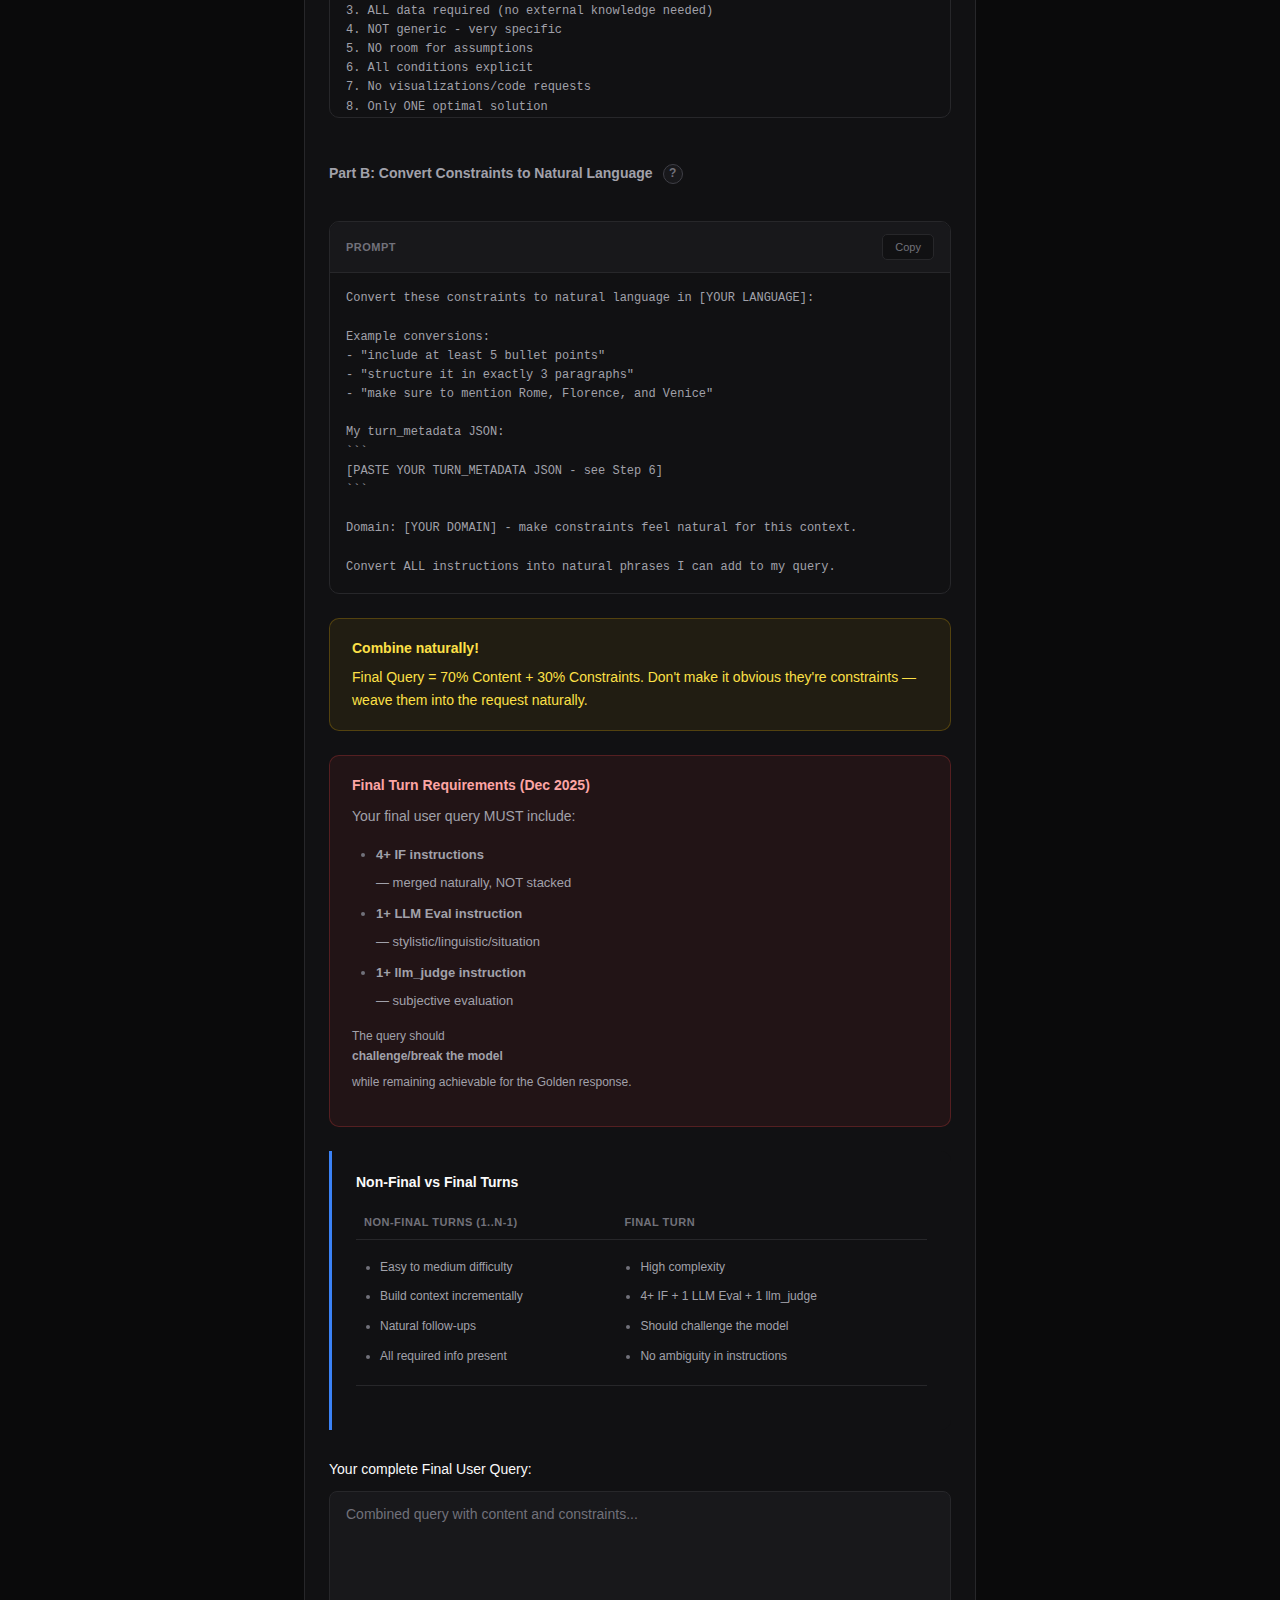
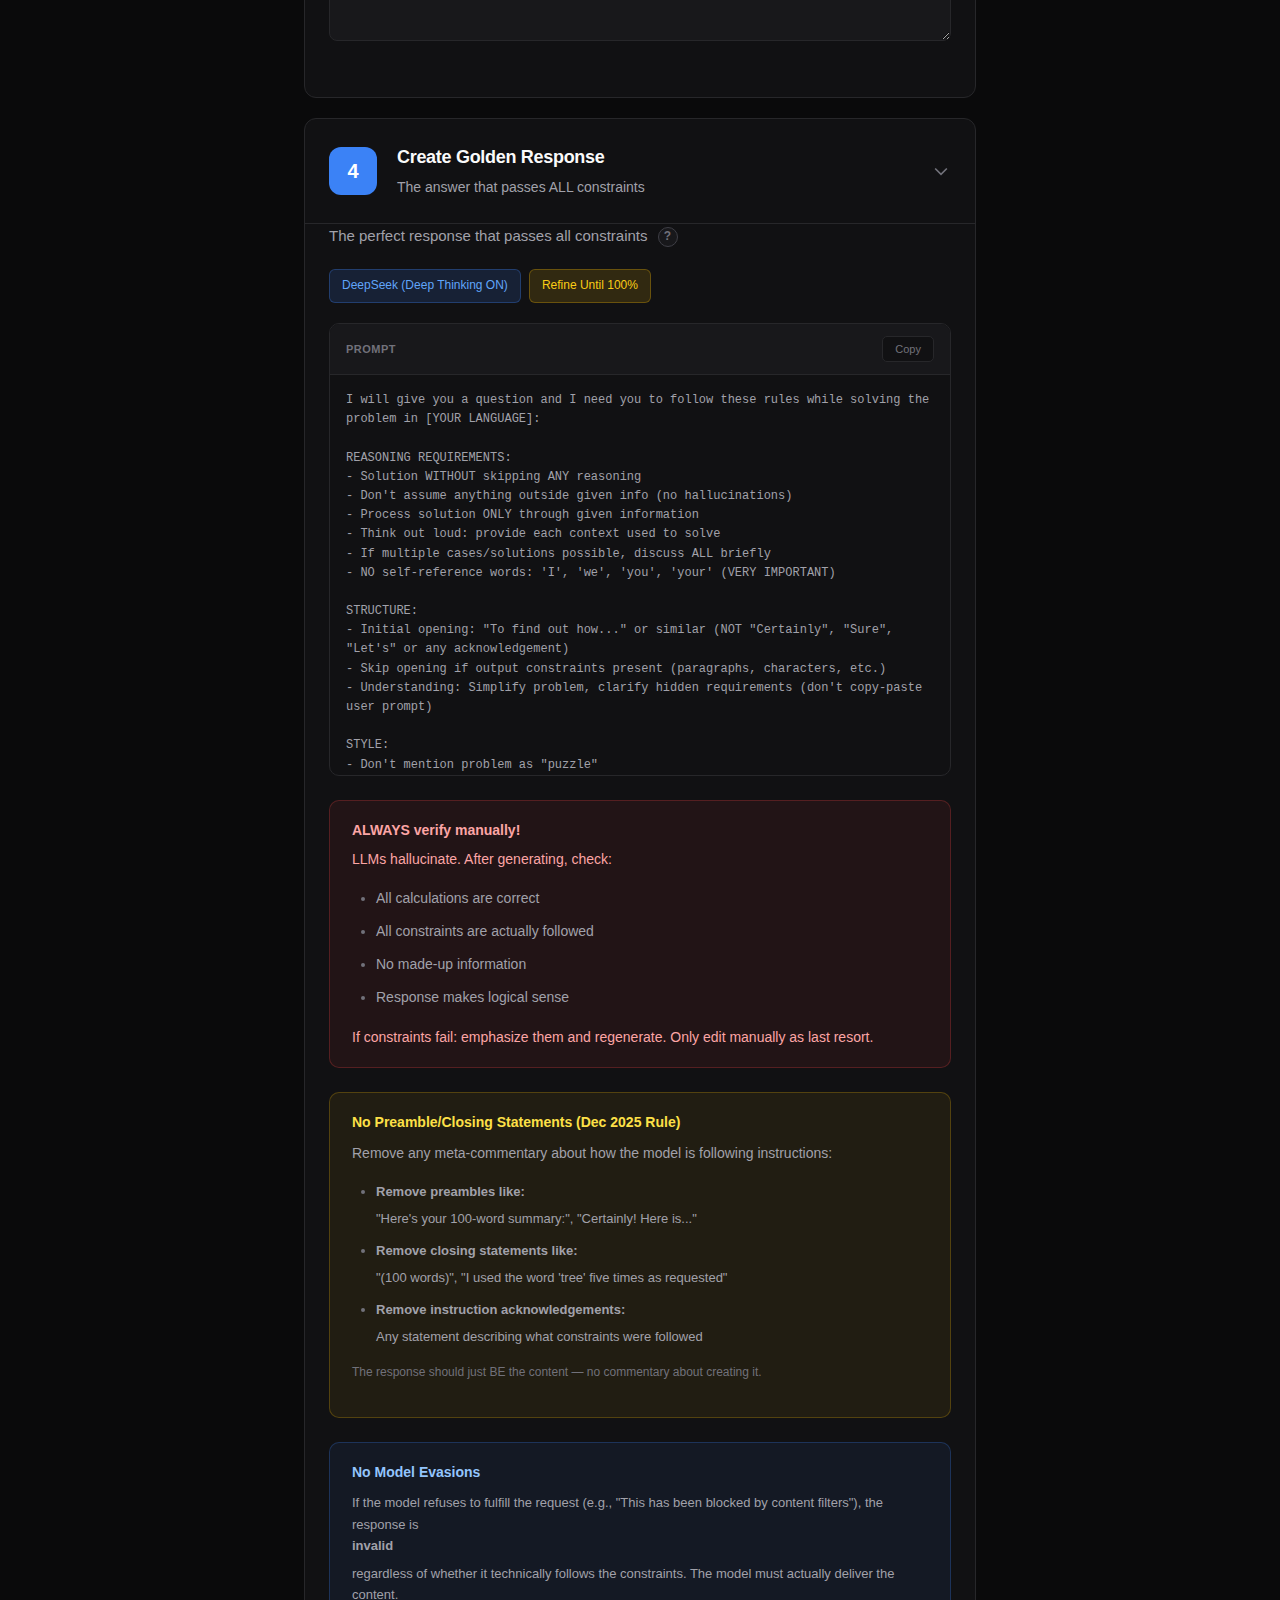
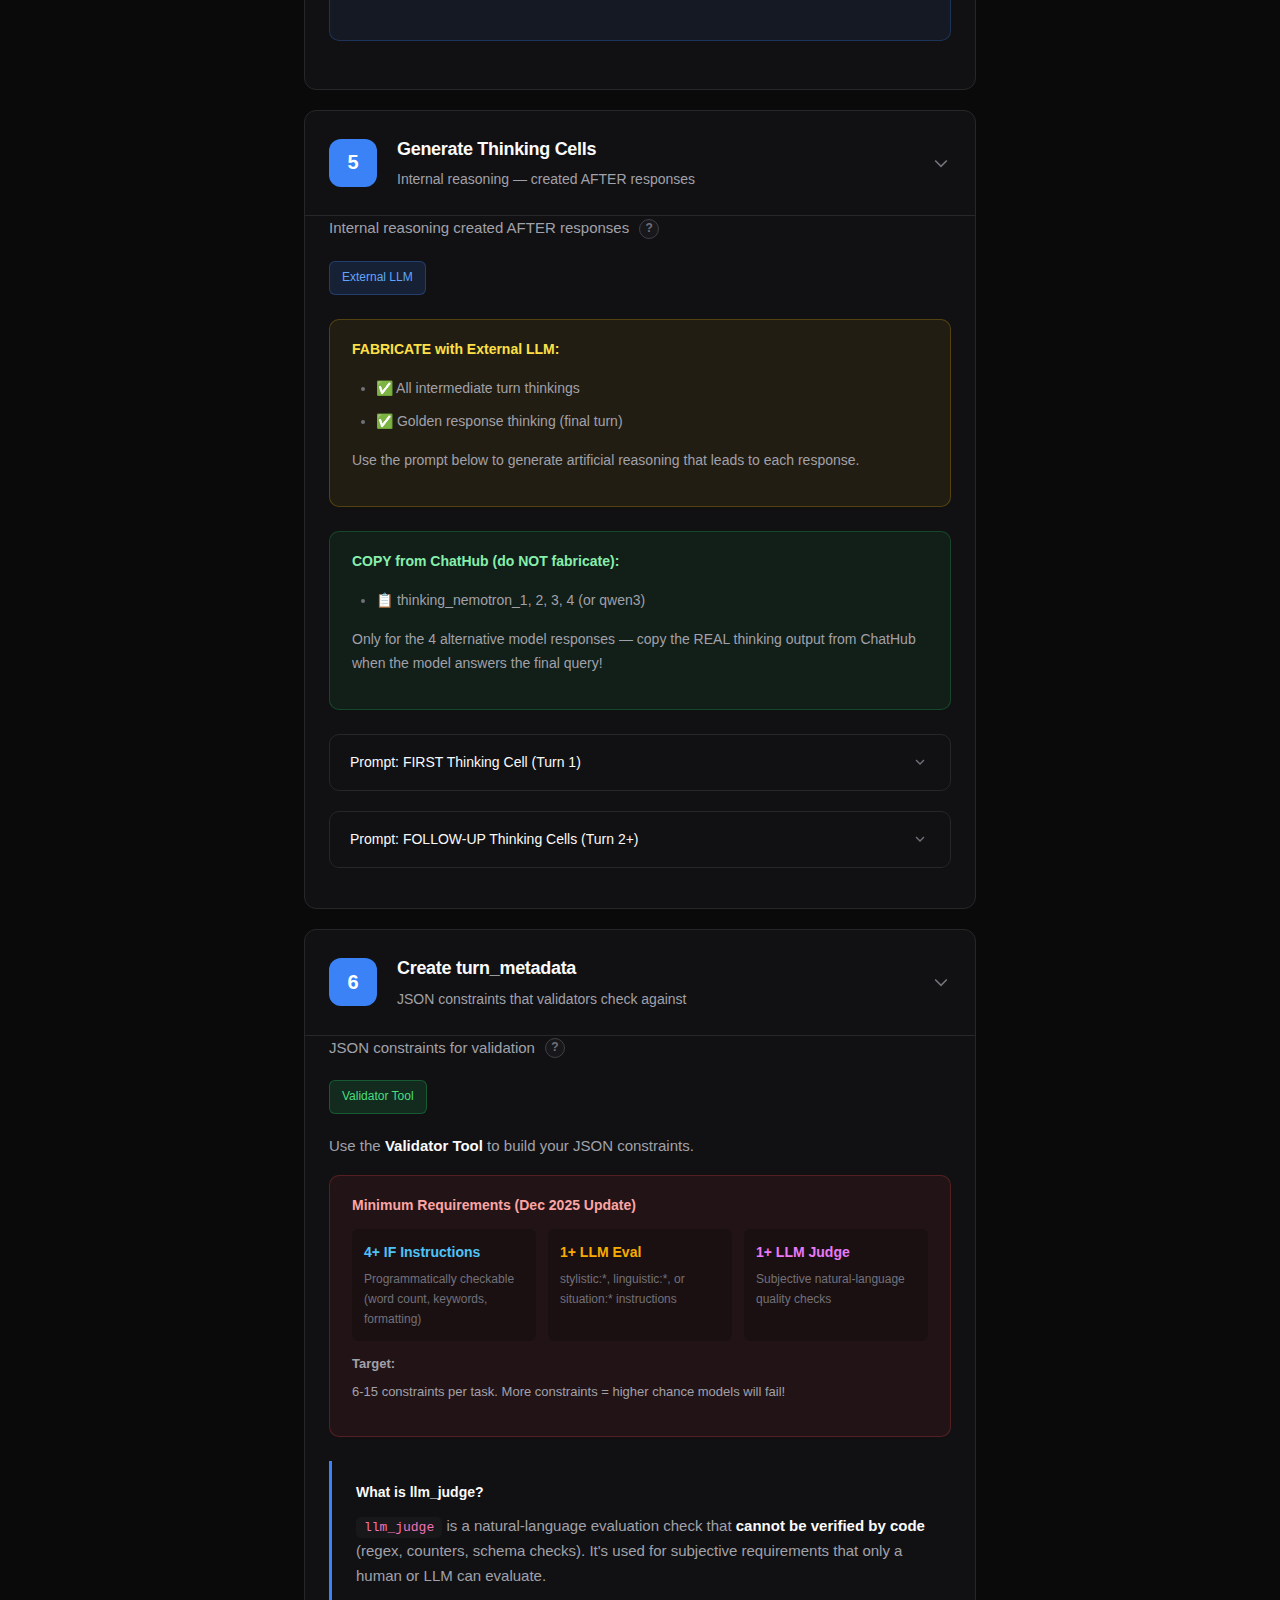
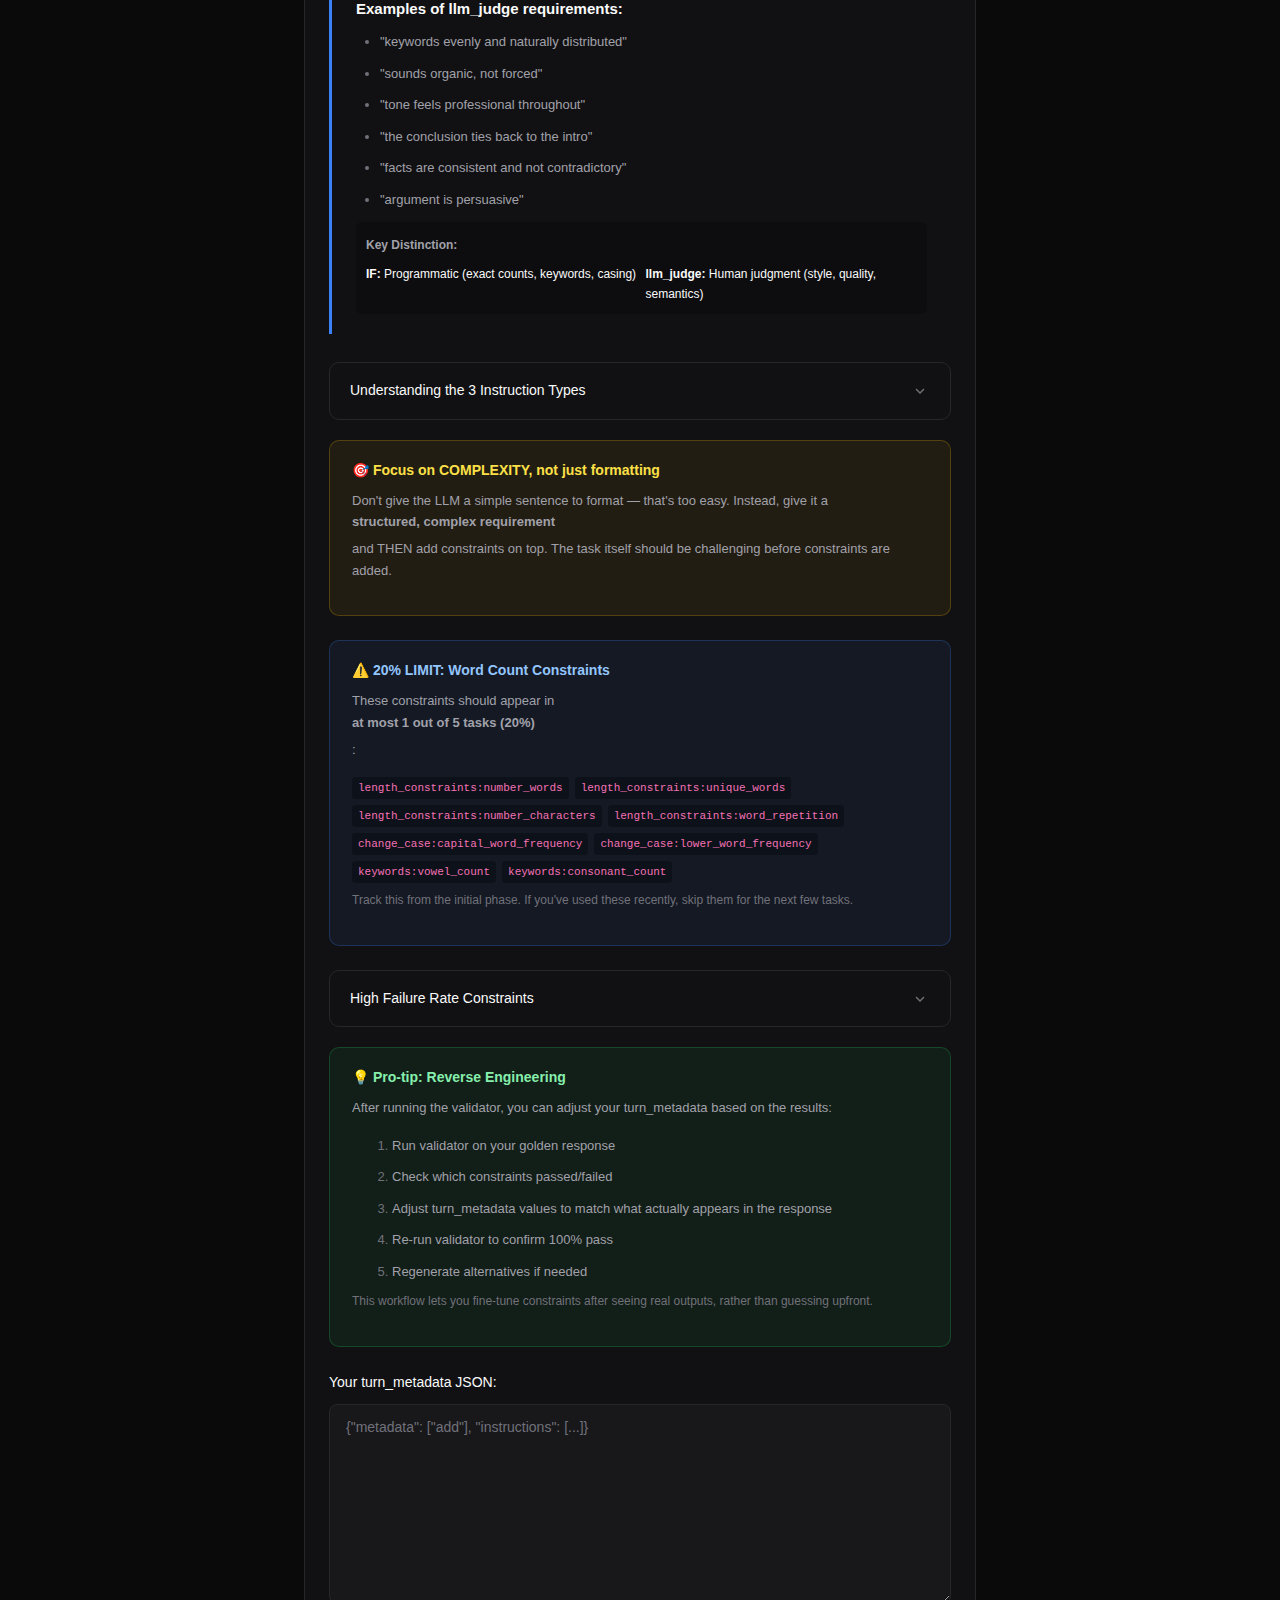
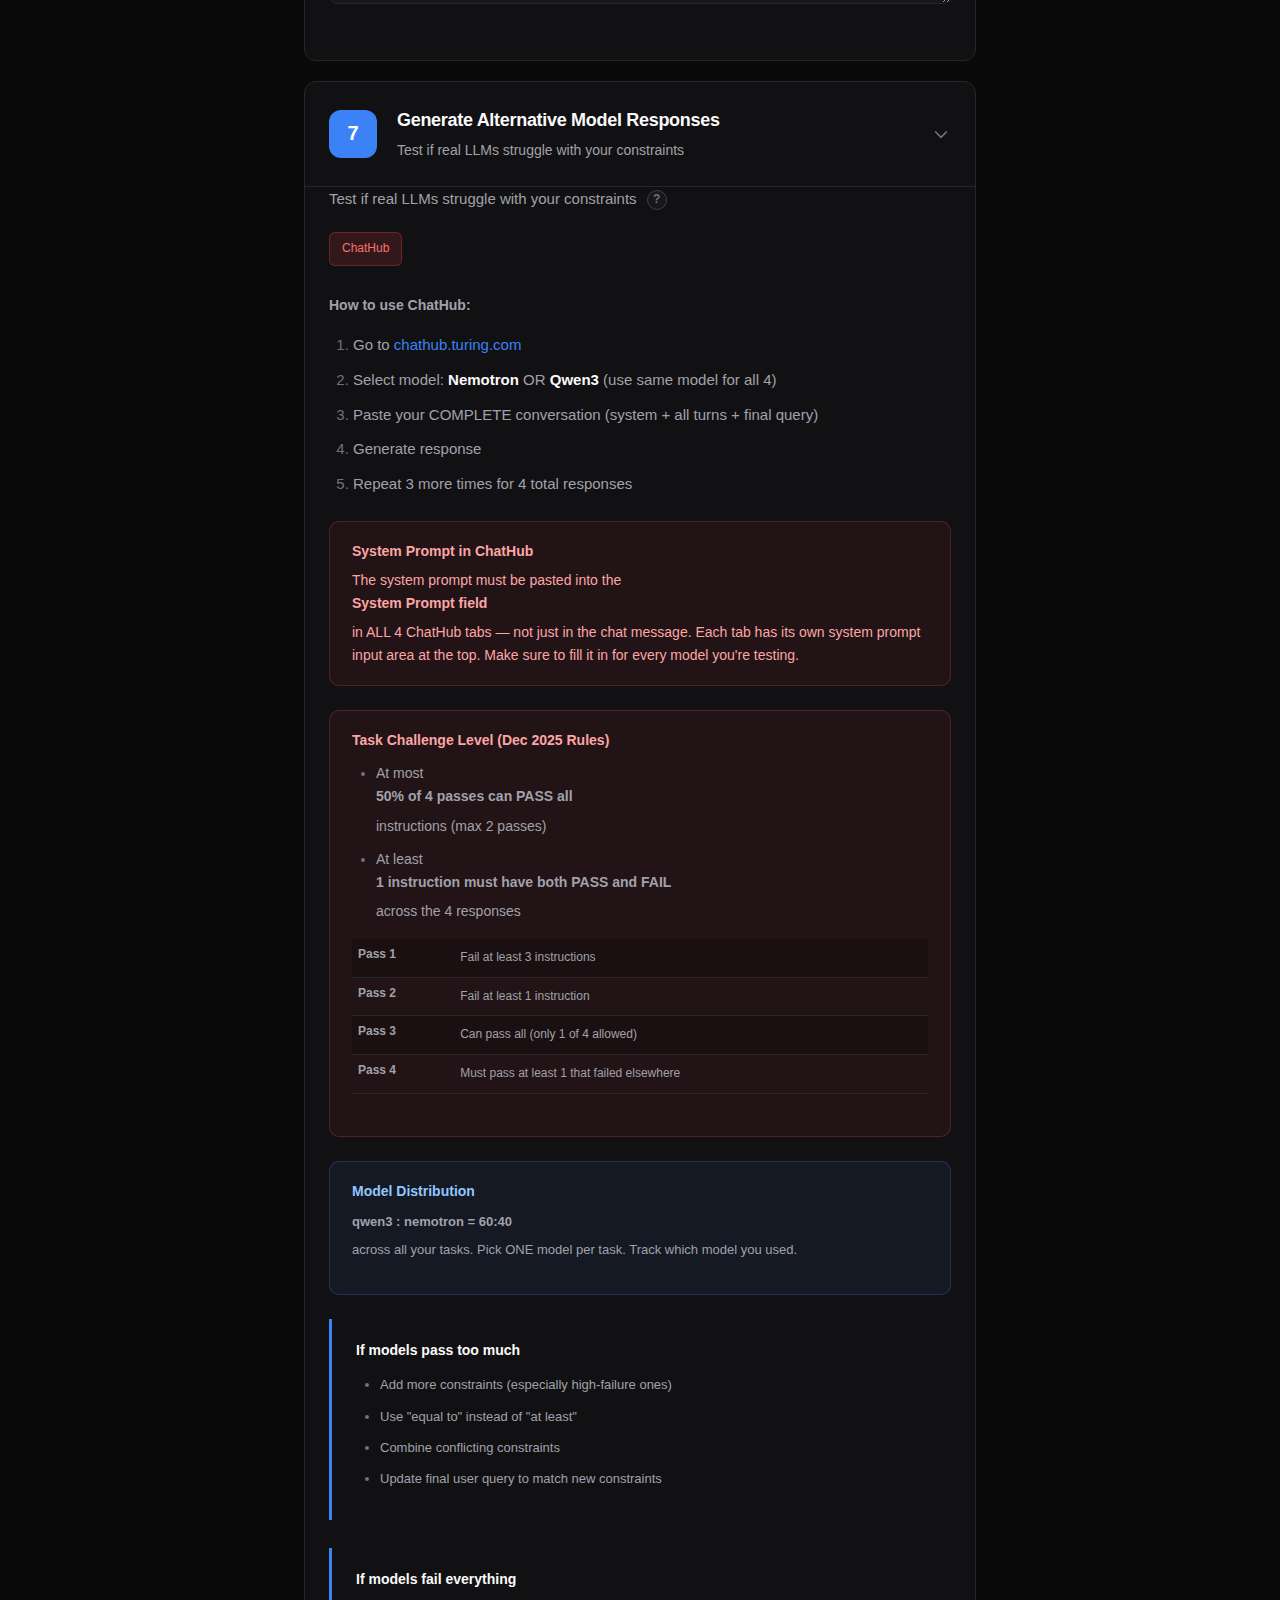
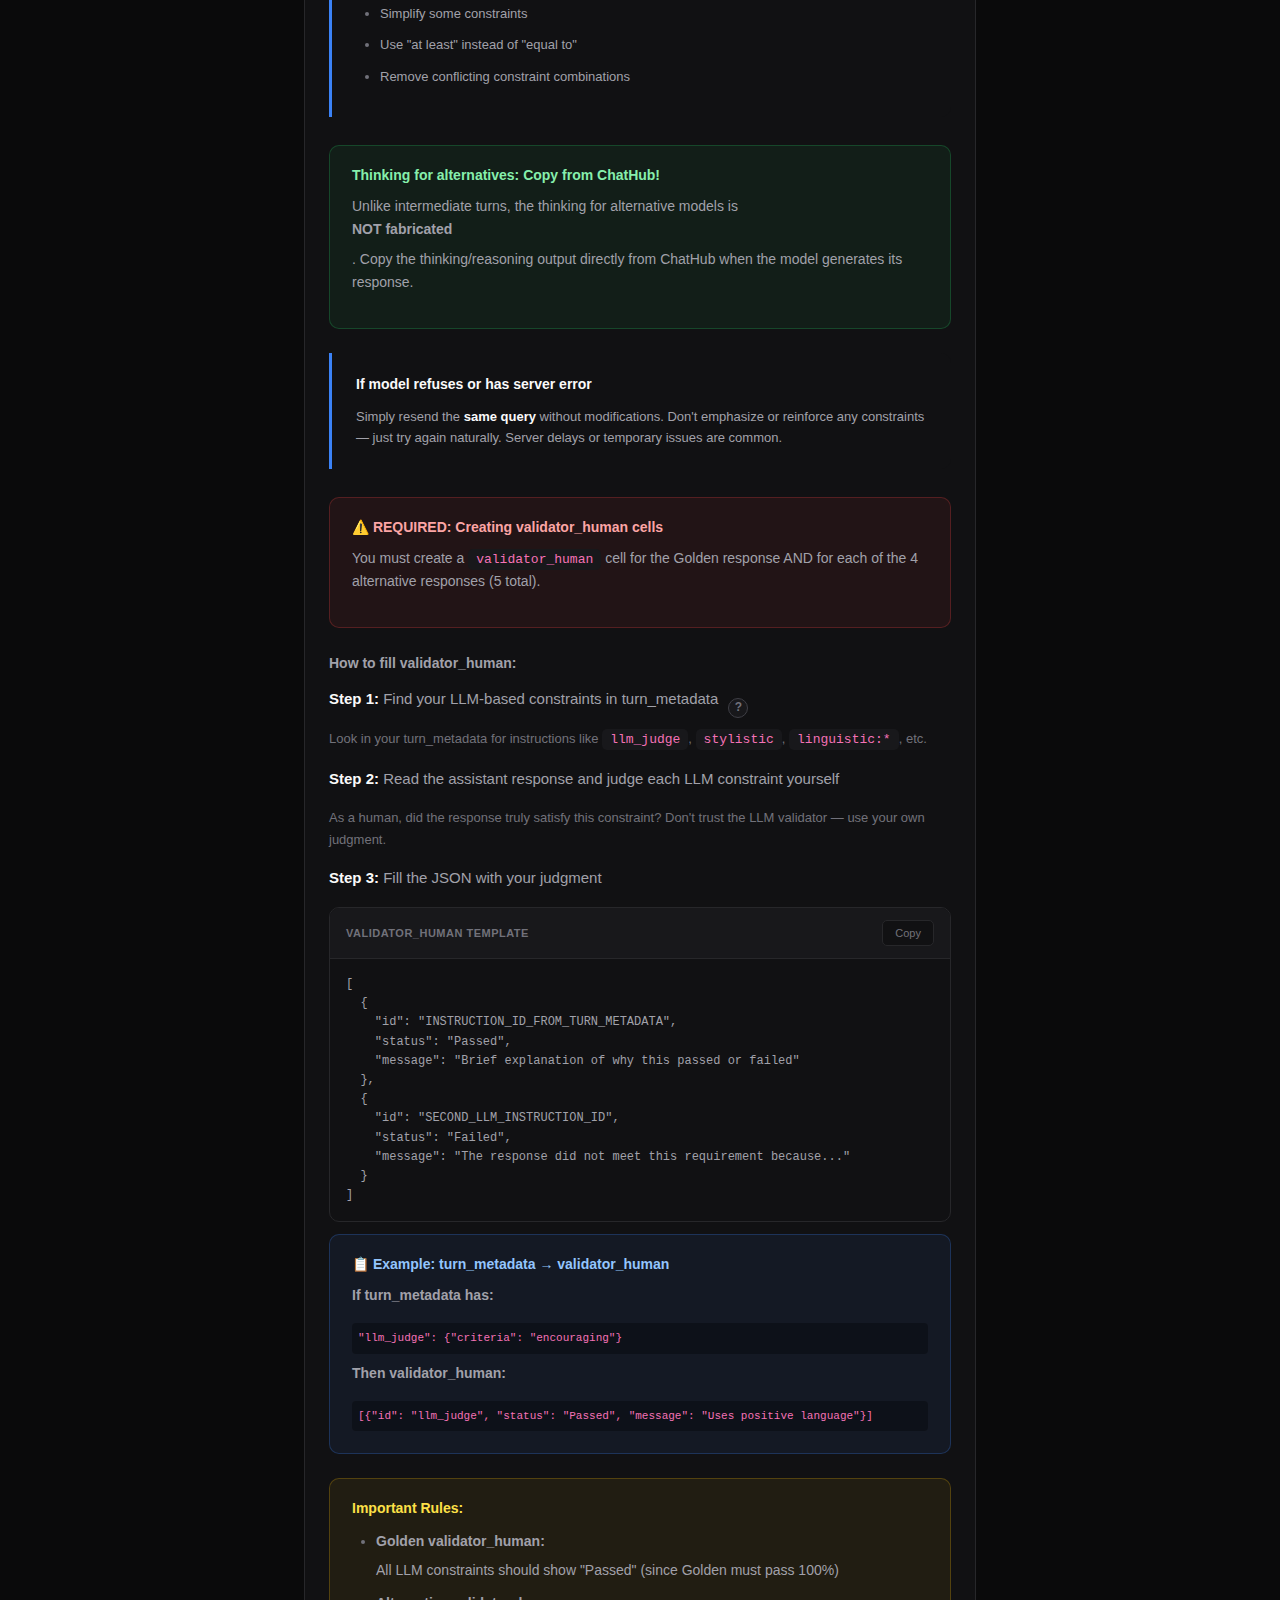
<file: pages/practical.html>
<!DOCTYPE html>
<html lang="en">
<head>
    <meta charset="UTF-8">
    <meta name="viewport" content="width=device-width, initial-scale=1.0">
    <title>CFBench - Practical Guide</title>
    <link rel="stylesheet" href="../css/styles.css">
</head>
<body>

<nav class="nav">
    <a href="../index.html" class="nav-brand">CFBench Docs</a>
    <div class="search-wrapper">
        <svg class="search-icon" viewBox="0 0 24 24" fill="none" stroke="currentColor" stroke-width="2"><circle cx="11" cy="11" r="8"/><path d="m21 21-4.35-4.35"/></svg>
        <input type="text" class="search-input" placeholder="Search..." id="searchInput">
        <div class="search-results" id="searchResults"></div>
    </div>
    <div class="nav-links">
        <a href="platform.html" class="nav-link">Platform</a>
        <a href="structure.html" class="nav-link">Structure</a>
        <a href="practical.html" class="nav-link active">Practical</a>
        <a href="review.html" class="nav-link">Review</a>
    </div>
    <div class="nav-actions">
        <a href="how-to-task.html" class="help-link" title="Common mistakes to avoid">
            <svg viewBox="0 0 24 24" width="14" height="14" fill="none" stroke="currentColor" stroke-width="2"><path d="M10.29 3.86L1.82 18a2 2 0 0 0 1.71 3h16.94a2 2 0 0 0 1.71-3L13.71 3.86a2 2 0 0 0-3.42 0z"/><line x1="12" y1="9" x2="12" y2="13"/><line x1="12" y1="17" x2="12.01" y2="17"/></svg>
            How to Task
        </a>
        <button class="print-btn" onclick="window.print()">
            <svg viewBox="0 0 24 24" fill="none" stroke="currentColor" stroke-width="2"><path d="M6 9V2h12v7"/><path d="M6 18H4a2 2 0 0 1-2-2v-5a2 2 0 0 1 2-2h16a2 2 0 0 1 2 2v5a2 2 0 0 1-2 2h-2"/><rect x="6" y="14" width="12" height="8"/></svg>
            Print
        </button>
        <button class="theme-toggle" onclick="toggleTheme()" title="Toggle theme">
            <svg id="sunIcon" viewBox="0 0 24 24" fill="none" stroke="currentColor" stroke-width="2"><circle cx="12" cy="12" r="5"/><path d="M12 1v2M12 21v2M4.22 4.22l1.42 1.42M18.36 18.36l1.42 1.42M1 12h2M21 12h2M4.22 19.78l1.42-1.42M18.36 5.64l1.42-1.42"/></svg>
            <svg id="moonIcon" viewBox="0 0 24 24" fill="none" stroke="currentColor" stroke-width="2" style="display:none;"><path d="M21 12.79A9 9 0 1 1 11.21 3 7 7 0 0 0 21 12.79z"/></svg>
        </button>
    </div>
</nav>

<!-- Notebook Builder Panel -->
<div class="notebook-builder" id="notebookBuilder">
    <div class="notebook-builder-header">
        <span class="notebook-builder-title">Notebook Builder</span>
        <div class="notebook-builder-actions">
            <button class="nb-btn secondary" onclick="clearAllCells()">Clear</button>
            <button class="nb-btn" onclick="copyAllCells()">Copy All</button>
            <button class="notebook-builder-toggle" onclick="toggleBuilder()" title="Minimize">
                <svg viewBox="0 0 24 24" width="16" height="16" fill="none" stroke="currentColor" stroke-width="2"><path d="M18 15l-6-6-6 6"/></svg>
            </button>
        </div>
    </div>
    <div class="nb-model-selector">
        <label>Model:</label>
        <div class="nb-model-toggle">
            <button class="active" onclick="switchModel('nemotron')">Nemotron</button>
            <button onclick="switchModel('qwen3')">Qwen3</button>
        </div>
    </div>
    <div class="nb-turn-selector">
        <label>Turns:</label>
        <div class="nb-turn-controls">
            <button class="nb-turn-btn" onclick="decreaseTurns()" id="btnDecrease" disabled>−</button>
            <span class="nb-turn-count" id="turnCount">2</span>
            <button class="nb-turn-btn" onclick="increaseTurns()" id="btnIncrease">+</button>
        </div>
        <span class="nb-turn-info" id="turnInfo">1 intermediate + 1 final</span>
    </div>
    <div class="notebook-builder-body" id="notebookBody">
        <!-- Intermediate Turn 1 (always visible) -->
        <div class="nb-section-divider">
            <span>Intermediate Turn 1</span>
            <span class="nb-section-help" onclick="toggleSectionHelp(event, this)">?
                <span class="nb-section-tooltip">
                    <strong>Intermediate Turn</strong>
                    Contains System Prompt (Step 1) + User Query + Thinking + Assistant Response. The thinking must be FABRICATED using the prompt from Step 5 to simulate how the AI "reasoned" to produce the response.
                </span>
            </span>
        </div>

        <div class="nb-cell collapsed" data-cell="system">
            <div class="nb-cell-header" onclick="toggleNbCell(this)">
                <span class="nb-cell-name">**[system]**</span>
                <span class="nb-cell-help" onclick="toggleCellHelp(event, this)">?<span class="nb-cell-tooltip"><strong>Step 1:</strong> System prompt that defines WHO the AI is. <strong style="color: #f59e0b;">Must contain at least 1 LLM Eval constraint!</strong> Review and edit for accuracy!</span></span>
                <div class="nb-cell-actions">
                    <button class="nb-cell-copy" onclick="event.stopPropagation(); copyCellContent('system')">Copy</button>
                    <span class="nb-cell-status" id="status-system"></span>
                    <svg class="nb-cell-chevron" viewBox="0 0 24 24" fill="none" stroke="currentColor" stroke-width="2"><path d="M6 9l6 6 6-6"/></svg>
                </div>
            </div>
            <div class="nb-cell-content">
                <textarea class="nb-cell-textarea" id="cell-system" placeholder="Paste your system prompt here..." oninput="updateCellStatus('system')"></textarea>
            </div>
        </div>

        <div class="nb-cell collapsed" data-cell="user-int1">
            <div class="nb-cell-header" onclick="toggleNbCell(this)">
                <span class="nb-cell-name">**[user]**</span>
                <span class="nb-cell-help" onclick="toggleCellHelp(event, this)">?<span class="nb-cell-tooltip"><strong>Step 2:</strong> Simple intermediate query to build context. Natural conversation before the challenging final query.</span></span>
                <div class="nb-cell-actions">
                    <button class="nb-cell-copy" onclick="event.stopPropagation(); copyCellContent('user-int1')">Copy</button>
                    <span class="nb-cell-status" id="status-user-int1"></span>
                    <svg class="nb-cell-chevron" viewBox="0 0 24 24" fill="none" stroke="currentColor" stroke-width="2"><path d="M6 9l6 6 6-6"/></svg>
                </div>
            </div>
            <div class="nb-cell-content">
                <textarea class="nb-cell-textarea" id="cell-user-int1" placeholder="Paste intermediate user query here..." oninput="updateCellStatus('user-int1')"></textarea>
            </div>
        </div>

        <div class="nb-cell collapsed" data-cell="thinking-int1">
            <div class="nb-cell-header" onclick="toggleNbCell(this)">
                <span class="nb-cell-name">**[thinking]**</span>
                <span class="nb-cell-help" onclick="toggleCellHelp(event, this)">?<span class="nb-cell-tooltip"><strong>Step 5:</strong> FABRICATED reasoning. Use the prompt from Step 5 to generate thinking that leads to the assistant response.</span></span>
                <div class="nb-cell-actions">
                    <button class="nb-cell-copy" onclick="event.stopPropagation(); copyCellContent('thinking-int1')">Copy</button>
                    <span class="nb-cell-status" id="status-thinking-int1"></span>
                    <svg class="nb-cell-chevron" viewBox="0 0 24 24" fill="none" stroke="currentColor" stroke-width="2"><path d="M6 9l6 6 6-6"/></svg>
                </div>
            </div>
            <div class="nb-cell-content">
                <textarea class="nb-cell-textarea" id="cell-thinking-int1" placeholder="Paste intermediate thinking here..." oninput="updateCellStatus('thinking-int1')"></textarea>
            </div>
        </div>

        <div class="nb-cell collapsed" data-cell="assistant-int1">
            <div class="nb-cell-header" onclick="toggleNbCell(this)">
                <span class="nb-cell-name">**[assistant]**</span>
                <span class="nb-cell-help" onclick="toggleCellHelp(event, this)">?<span class="nb-cell-tooltip"><strong>Step 2:</strong> Response to the intermediate query. Simple, helpful answer that builds context for the final challenge.</span></span>
                <div class="nb-cell-actions">
                    <button class="nb-cell-copy" onclick="event.stopPropagation(); copyCellContent('assistant-int1')">Copy</button>
                    <span class="nb-cell-status" id="status-assistant-int1"></span>
                    <svg class="nb-cell-chevron" viewBox="0 0 24 24" fill="none" stroke="currentColor" stroke-width="2"><path d="M6 9l6 6 6-6"/></svg>
                </div>
            </div>
            <div class="nb-cell-content">
                <textarea class="nb-cell-textarea" id="cell-assistant-int1" placeholder="Paste intermediate assistant response here..." oninput="updateCellStatus('assistant-int1')"></textarea>
            </div>
        </div>

        <!-- Intermediate Turn 2 (hidden by default) -->
        <div class="nb-intermediate-turn" id="turn2-block">
            <div class="nb-section-divider">
                <span>Intermediate Turn 2</span>
                <span class="nb-section-help" onclick="toggleSectionHelp(event, this)">?
                    <span class="nb-section-tooltip">
                        <strong>Additional Turn</strong>
                        Same structure as Turn 1 but without system prompt. User + Thinking + Assistant. Remember: thinking is FABRICATED after you have the assistant response.
                    </span>
                </span>
            </div>

            <div class="nb-cell collapsed" data-cell="user-int2">
                <div class="nb-cell-header" onclick="toggleNbCell(this)">
                    <span class="nb-cell-name">**[user]**</span>
                    <span class="nb-cell-help" onclick="toggleCellHelp(event, this)">?<span class="nb-cell-tooltip"><strong>Step 2:</strong> Second intermediate query. Continues the conversation naturally.</span></span>
                    <div class="nb-cell-actions">
                        <button class="nb-cell-copy" onclick="event.stopPropagation(); copyCellContent('user-int2')">Copy</button>
                        <span class="nb-cell-status" id="status-user-int2"></span>
                        <svg class="nb-cell-chevron" viewBox="0 0 24 24" fill="none" stroke="currentColor" stroke-width="2"><path d="M6 9l6 6 6-6"/></svg>
                    </div>
                </div>
                <div class="nb-cell-content">
                    <textarea class="nb-cell-textarea" id="cell-user-int2" placeholder="Paste second intermediate user query here..." oninput="updateCellStatus('user-int2')"></textarea>
                </div>
            </div>

            <div class="nb-cell collapsed" data-cell="thinking-int2">
                <div class="nb-cell-header" onclick="toggleNbCell(this)">
                    <span class="nb-cell-name">**[thinking]**</span>
                    <span class="nb-cell-help" onclick="toggleCellHelp(event, this)">?<span class="nb-cell-tooltip"><strong>Step 5:</strong> FABRICATED reasoning. Use the prompt from Step 5 to generate thinking that leads to the assistant response.</span></span>
                    <div class="nb-cell-actions">
                        <button class="nb-cell-copy" onclick="event.stopPropagation(); copyCellContent('thinking-int2')">Copy</button>
                        <span class="nb-cell-status" id="status-thinking-int2"></span>
                        <svg class="nb-cell-chevron" viewBox="0 0 24 24" fill="none" stroke="currentColor" stroke-width="2"><path d="M6 9l6 6 6-6"/></svg>
                    </div>
                </div>
                <div class="nb-cell-content">
                    <textarea class="nb-cell-textarea" id="cell-thinking-int2" placeholder="Paste second intermediate thinking here..." oninput="updateCellStatus('thinking-int2')"></textarea>
                </div>
            </div>

            <div class="nb-cell collapsed" data-cell="assistant-int2">
                <div class="nb-cell-header" onclick="toggleNbCell(this)">
                    <span class="nb-cell-name">**[assistant]**</span>
                    <span class="nb-cell-help" onclick="toggleCellHelp(event, this)">?<span class="nb-cell-tooltip"><strong>Step 2:</strong> Response to the second intermediate query.</span></span>
                    <div class="nb-cell-actions">
                        <button class="nb-cell-copy" onclick="event.stopPropagation(); copyCellContent('assistant-int2')">Copy</button>
                        <span class="nb-cell-status" id="status-assistant-int2"></span>
                        <svg class="nb-cell-chevron" viewBox="0 0 24 24" fill="none" stroke="currentColor" stroke-width="2"><path d="M6 9l6 6 6-6"/></svg>
                    </div>
                </div>
                <div class="nb-cell-content">
                    <textarea class="nb-cell-textarea" id="cell-assistant-int2" placeholder="Paste second intermediate assistant response here..." oninput="updateCellStatus('assistant-int2')"></textarea>
                </div>
            </div>
        </div>

        <!-- Intermediate Turn 3 (hidden by default) -->
        <div class="nb-intermediate-turn" id="turn3-block">
            <div class="nb-section-divider">
                <span>Intermediate Turn 3</span>
                <span class="nb-section-help" onclick="toggleSectionHelp(event, this)">?
                    <span class="nb-section-tooltip">
                        <strong>Additional Turn</strong>
                        Same structure as Turn 2. User + Thinking + Assistant. Remember: thinking is FABRICATED after you have the assistant response.
                    </span>
                </span>
            </div>

            <div class="nb-cell collapsed" data-cell="user-int3">
                <div class="nb-cell-header" onclick="toggleNbCell(this)">
                    <span class="nb-cell-name">**[user]**</span>
                    <span class="nb-cell-help" onclick="toggleCellHelp(event, this)">?<span class="nb-cell-tooltip"><strong>Step 2:</strong> Third intermediate query. Continues the conversation naturally.</span></span>
                    <div class="nb-cell-actions">
                        <button class="nb-cell-copy" onclick="event.stopPropagation(); copyCellContent('user-int3')">Copy</button>
                        <span class="nb-cell-status" id="status-user-int3"></span>
                        <svg class="nb-cell-chevron" viewBox="0 0 24 24" fill="none" stroke="currentColor" stroke-width="2"><path d="M6 9l6 6 6-6"/></svg>
                    </div>
                </div>
                <div class="nb-cell-content">
                    <textarea class="nb-cell-textarea" id="cell-user-int3" placeholder="Paste third intermediate user query here..." oninput="updateCellStatus('user-int3')"></textarea>
                </div>
            </div>

            <div class="nb-cell collapsed" data-cell="thinking-int3">
                <div class="nb-cell-header" onclick="toggleNbCell(this)">
                    <span class="nb-cell-name">**[thinking]**</span>
                    <span class="nb-cell-help" onclick="toggleCellHelp(event, this)">?<span class="nb-cell-tooltip"><strong>Step 5:</strong> FABRICATED reasoning. Use the prompt from Step 5 to generate thinking that leads to the assistant response.</span></span>
                    <div class="nb-cell-actions">
                        <button class="nb-cell-copy" onclick="event.stopPropagation(); copyCellContent('thinking-int3')">Copy</button>
                        <span class="nb-cell-status" id="status-thinking-int3"></span>
                        <svg class="nb-cell-chevron" viewBox="0 0 24 24" fill="none" stroke="currentColor" stroke-width="2"><path d="M6 9l6 6 6-6"/></svg>
                    </div>
                </div>
                <div class="nb-cell-content">
                    <textarea class="nb-cell-textarea" id="cell-thinking-int3" placeholder="Paste third intermediate thinking here..." oninput="updateCellStatus('thinking-int3')"></textarea>
                </div>
            </div>

            <div class="nb-cell collapsed" data-cell="assistant-int3">
                <div class="nb-cell-header" onclick="toggleNbCell(this)">
                    <span class="nb-cell-name">**[assistant]**</span>
                    <span class="nb-cell-help" onclick="toggleCellHelp(event, this)">?<span class="nb-cell-tooltip"><strong>Step 2:</strong> Response to the third intermediate query.</span></span>
                    <div class="nb-cell-actions">
                        <button class="nb-cell-copy" onclick="event.stopPropagation(); copyCellContent('assistant-int3')">Copy</button>
                        <span class="nb-cell-status" id="status-assistant-int3"></span>
                        <svg class="nb-cell-chevron" viewBox="0 0 24 24" fill="none" stroke="currentColor" stroke-width="2"><path d="M6 9l6 6 6-6"/></svg>
                    </div>
                </div>
                <div class="nb-cell-content">
                    <textarea class="nb-cell-textarea" id="cell-assistant-int3" placeholder="Paste third intermediate assistant response here..." oninput="updateCellStatus('assistant-int3')"></textarea>
                </div>
            </div>
        </div>

        <!-- Dynamic Intermediate Turns Container (for turns 5+) -->
        <div id="dynamic-turns-container"></div>

        <!-- Final Turn -->
        <div class="nb-section-divider">
            <span>Final Turn</span>
            <span class="nb-section-help" onclick="toggleSectionHelp(event, this)">?
                <span class="nb-section-tooltip">
                    <strong>Final Turn</strong>
                    The challenging query (70% content + 30% constraints), turn_metadata JSON, Golden response that MUST pass 100%, thinking (fabricated), and validator result.
                </span>
            </span>
        </div>

        <div class="nb-cell collapsed" data-cell="user-final">
            <div class="nb-cell-header" onclick="toggleNbCell(this)">
                <span class="nb-cell-name">**[user]**</span>
                <span class="nb-cell-help" onclick="toggleCellHelp(event, this)">?<span class="nb-cell-tooltip"><strong>Step 3:</strong> The challenging query with 70% content + 30% constraints as natural language. Must match turn_metadata!</span></span>
                <div class="nb-cell-actions">
                    <button class="nb-cell-copy" onclick="event.stopPropagation(); copyCellContent('user-final')">Copy</button>
                    <span class="nb-cell-status" id="status-user-final"></span>
                    <svg class="nb-cell-chevron" viewBox="0 0 24 24" fill="none" stroke="currentColor" stroke-width="2"><path d="M6 9l6 6 6-6"/></svg>
                </div>
            </div>
            <div class="nb-cell-content">
                <textarea class="nb-cell-textarea" id="cell-user-final" placeholder="Paste final user query here..." oninput="updateCellStatus('user-final')"></textarea>
            </div>
        </div>

        <div class="nb-cell collapsed" data-cell="thinking-golden">
            <div class="nb-cell-header" onclick="toggleNbCell(this)">
                <span class="nb-cell-name">**[thinking]**</span>
                <span class="nb-cell-help" onclick="toggleCellHelp(event, this)">?<span class="nb-cell-tooltip"><strong>Step 5:</strong> FABRICATED reasoning. Must be 2.5x-3x the length of the assistant response. Use the prompt from Step 5.</span></span>
                <div class="nb-cell-actions">
                    <button class="nb-cell-copy" onclick="event.stopPropagation(); copyCellContent('thinking-golden')">Copy</button>
                    <span class="nb-cell-status" id="status-thinking-golden"></span>
                    <svg class="nb-cell-chevron" viewBox="0 0 24 24" fill="none" stroke="currentColor" stroke-width="2"><path d="M6 9l6 6 6-6"/></svg>
                </div>
            </div>
            <div class="nb-cell-content">
                <textarea class="nb-cell-textarea" id="cell-thinking-golden" placeholder="Paste golden thinking here..." oninput="updateCellStatus('thinking-golden')"></textarea>
            </div>
        </div>

        <div class="nb-cell collapsed" data-cell="turn-metadata">
            <div class="nb-cell-header" onclick="toggleNbCell(this)">
                <span class="nb-cell-name">**[turn_metadata]**</span>
                <span class="nb-cell-help" onclick="toggleCellHelp(event, this)">?<span class="nb-cell-tooltip"><strong>Step 6:</strong> JSON with all constraints. Use the Validator Tool. Minimum: 4 IF + 1 LLM Eval (at least 1 must be in system prompt!) + 1 LLM Judge!</span></span>
                <div class="nb-cell-actions">
                    <button class="nb-cell-copy" onclick="event.stopPropagation(); copyCellContent('turn-metadata')">Copy</button>
                    <span class="nb-cell-status" id="status-turn-metadata"></span>
                    <svg class="nb-cell-chevron" viewBox="0 0 24 24" fill="none" stroke="currentColor" stroke-width="2"><path d="M6 9l6 6 6-6"/></svg>
                </div>
            </div>
            <div class="nb-cell-content">
                <textarea class="nb-cell-textarea" id="cell-turn-metadata" placeholder="Paste turn_metadata JSON here..." oninput="updateCellStatus('turn-metadata')"></textarea>
            </div>
        </div>

        <div class="nb-cell collapsed" data-cell="assistant-golden">
            <div class="nb-cell-header" onclick="toggleNbCell(this)">
                <span class="nb-cell-name">**[assistant]**</span>
                <span class="nb-cell-help" onclick="toggleCellHelp(event, this)">?<span class="nb-cell-tooltip"><strong>Step 4:</strong> The GOLDEN response that passes ALL constraints. Must be 100% PASS on validation!</span></span>
                <div class="nb-cell-actions">
                    <button class="nb-cell-copy" onclick="event.stopPropagation(); copyCellContent('assistant-golden')">Copy</button>
                    <span class="nb-cell-status" id="status-assistant-golden"></span>
                    <svg class="nb-cell-chevron" viewBox="0 0 24 24" fill="none" stroke="currentColor" stroke-width="2"><path d="M6 9l6 6 6-6"/></svg>
                </div>
            </div>
            <div class="nb-cell-content">
                <textarea class="nb-cell-textarea" id="cell-assistant-golden" placeholder="Paste golden response here..." oninput="updateCellStatus('assistant-golden')"></textarea>
            </div>
        </div>

        <div class="nb-cell collapsed" data-cell="validator-golden">
            <div class="nb-cell-header" onclick="toggleNbCell(this)">
                <span class="nb-cell-name">**[validator_assistant]**</span>
                <span class="nb-cell-help" onclick="toggleCellHelp(event, this)">?<span class="nb-cell-tooltip"><strong>Colab:</strong> Run validation in Colab. Golden MUST show 100% PASS. If not, fix the response!</span></span>
                <div class="nb-cell-actions">
                    <button class="nb-cell-copy" onclick="event.stopPropagation(); copyCellContent('validator-golden')">Copy</button>
                    <span class="nb-cell-status" id="status-validator-golden"></span>
                    <svg class="nb-cell-chevron" viewBox="0 0 24 24" fill="none" stroke="currentColor" stroke-width="2"><path d="M6 9l6 6 6-6"/></svg>
                </div>
            </div>
            <div class="nb-cell-content">
                <textarea class="nb-cell-textarea" id="cell-validator-golden" placeholder="Paste validator result here..." oninput="updateCellStatus('validator-golden')"></textarea>
            </div>
        </div>

        <div class="nb-cell collapsed" data-cell="validator-human-golden">
            <div class="nb-cell-header" onclick="toggleNbCell(this)">
                <span class="nb-cell-name">**[validator_human]**</span>
                <span class="nb-cell-help" onclick="toggleCellHelp(event, this)">?<span class="nb-cell-tooltip"><strong>Human Validation:</strong> Manual JSON for LLM-evaluated constraints (llm_judge). Include instruction ID, status (Passed/Failed), and reason message for each. <strong>MUST BE WRITTEN IN ENGLISH!</strong></span></span>
                <div class="nb-cell-actions">
                    <button class="nb-cell-copy" onclick="event.stopPropagation(); copyCellContent('validator-human-golden')">Copy</button>
                    <span class="nb-cell-status" id="status-validator-human-golden"></span>
                    <svg class="nb-cell-chevron" viewBox="0 0 24 24" fill="none" stroke="currentColor" stroke-width="2"><path d="M6 9l6 6 6-6"/></svg>
                </div>
            </div>
            <div class="nb-cell-content">
                <textarea class="nb-cell-textarea" id="cell-validator-human-golden" placeholder="[
  {
    &quot;id&quot;: &quot;llm_judge_1&quot;,
    &quot;status&quot;: &quot;Passed&quot;,
    &quot;message&quot;: &quot;Reason why this passed&quot;
  }
]" oninput="updateCellStatus('validator-human-golden')"></textarea>
            </div>
        </div>

        <!-- Alternative Models -->
        <div class="nb-section-divider">
            <span>Alternative Model Responses (1-4)</span>
            <span class="nb-section-help" onclick="toggleSectionHelp(event, this)">?
                <span class="nb-section-tooltip">
                    <strong>Alternative Responses</strong>
                    4 responses from Nemotron or Qwen3 via ChatHub. At least 3 must FAIL 50%+ of constraints. Only 1 may pass 100%.
                </span>
            </span>
        </div>

        <div class="nb-cell collapsed" data-cell="thinking-alt1">
            <div class="nb-cell-header" onclick="toggleNbCell(this)">
                <span class="nb-cell-name">**[thinking_nemotron_1]**</span>
                <span class="nb-cell-help" onclick="toggleCellHelp(event, this)">?<span class="nb-cell-tooltip"><strong>Step 7:</strong> Thinking from ChatHub response #1. Copy directly from ChatHub.</span></span>
                <div class="nb-cell-actions">
                    <button class="nb-cell-copy" onclick="event.stopPropagation(); copyCellContent('thinking-alt1')">Copy</button>
                    <span class="nb-cell-status" id="status-thinking-alt1"></span>
                    <svg class="nb-cell-chevron" viewBox="0 0 24 24" fill="none" stroke="currentColor" stroke-width="2"><path d="M6 9l6 6 6-6"/></svg>
                </div>
            </div>
            <div class="nb-cell-content">
                <textarea class="nb-cell-textarea" id="cell-thinking-alt1" placeholder="Thinking for alternative 1..." oninput="updateCellStatus('thinking-alt1')"></textarea>
            </div>
        </div>

        <div class="nb-cell collapsed" data-cell="assistant-alt1">
            <div class="nb-cell-header" onclick="toggleNbCell(this)">
                <span class="nb-cell-name">**[assistant_nemotron_1]**</span>
                <span class="nb-cell-help" onclick="toggleCellHelp(event, this)">?<span class="nb-cell-tooltip"><strong>Step 7:</strong> Response from ChatHub #1. Should FAIL at least 50% of constraints!</span></span>
                <div class="nb-cell-actions">
                    <button class="nb-cell-copy" onclick="event.stopPropagation(); copyCellContent('assistant-alt1')">Copy</button>
                    <span class="nb-cell-status" id="status-assistant-alt1"></span>
                    <svg class="nb-cell-chevron" viewBox="0 0 24 24" fill="none" stroke="currentColor" stroke-width="2"><path d="M6 9l6 6 6-6"/></svg>
                </div>
            </div>
            <div class="nb-cell-content">
                <textarea class="nb-cell-textarea" id="cell-assistant-alt1" placeholder="Alternative response 1..." oninput="updateCellStatus('assistant-alt1')"></textarea>
            </div>
        </div>

        <div class="nb-cell collapsed" data-cell="validator-alt1">
            <div class="nb-cell-header" onclick="toggleNbCell(this)">
                <span class="nb-cell-name">**[validator_assistant_nemotron_1]**</span>
                <span class="nb-cell-help" onclick="toggleCellHelp(event, this)">?<span class="nb-cell-tooltip"><strong>Colab:</strong> Validation result for response #1. At most 1 of 4 may show 100% PASS.</span></span>
                <div class="nb-cell-actions">
                    <button class="nb-cell-copy" onclick="event.stopPropagation(); copyCellContent('validator-alt1')">Copy</button>
                    <span class="nb-cell-status" id="status-validator-alt1"></span>
                    <svg class="nb-cell-chevron" viewBox="0 0 24 24" fill="none" stroke="currentColor" stroke-width="2"><path d="M6 9l6 6 6-6"/></svg>
                </div>
            </div>
            <div class="nb-cell-content">
                <textarea class="nb-cell-textarea" id="cell-validator-alt1" placeholder="Validator result 1..." oninput="updateCellStatus('validator-alt1')"></textarea>
            </div>
        </div>

        <div class="nb-cell collapsed" data-cell="validator-human-alt1">
            <div class="nb-cell-header" onclick="toggleNbCell(this)">
                <span class="nb-cell-name">**[validator_human_nemotron_1]**</span>
                <span class="nb-cell-help" onclick="toggleCellHelp(event, this)">?<span class="nb-cell-tooltip"><strong>Human Validation:</strong> Manual JSON for LLM-evaluated constraints in response #1.</span></span>
                <div class="nb-cell-actions">
                    <button class="nb-cell-copy" onclick="event.stopPropagation(); copyCellContent('validator-human-alt1')">Copy</button>
                    <span class="nb-cell-status" id="status-validator-human-alt1"></span>
                    <svg class="nb-cell-chevron" viewBox="0 0 24 24" fill="none" stroke="currentColor" stroke-width="2"><path d="M6 9l6 6 6-6"/></svg>
                </div>
            </div>
            <div class="nb-cell-content">
                <textarea class="nb-cell-textarea" id="cell-validator-human-alt1" placeholder="Validator human result 1..." oninput="updateCellStatus('validator-human-alt1')"></textarea>
            </div>
        </div>

        <div class="nb-cell collapsed" data-cell="thinking-alt2">
            <div class="nb-cell-header" onclick="toggleNbCell(this)">
                <span class="nb-cell-name">**[thinking_nemotron_2]**</span>
                <span class="nb-cell-help" onclick="toggleCellHelp(event, this)">?<span class="nb-cell-tooltip"><strong>Step 7:</strong> Thinking from ChatHub response #2. Copy directly from ChatHub.</span></span>
                <div class="nb-cell-actions">
                    <button class="nb-cell-copy" onclick="event.stopPropagation(); copyCellContent('thinking-alt2')">Copy</button>
                    <span class="nb-cell-status" id="status-thinking-alt2"></span>
                    <svg class="nb-cell-chevron" viewBox="0 0 24 24" fill="none" stroke="currentColor" stroke-width="2"><path d="M6 9l6 6 6-6"/></svg>
                </div>
            </div>
            <div class="nb-cell-content">
                <textarea class="nb-cell-textarea" id="cell-thinking-alt2" placeholder="Thinking for alternative 2..." oninput="updateCellStatus('thinking-alt2')"></textarea>
            </div>
        </div>

        <div class="nb-cell collapsed" data-cell="assistant-alt2">
            <div class="nb-cell-header" onclick="toggleNbCell(this)">
                <span class="nb-cell-name">**[assistant_nemotron_2]**</span>
                <span class="nb-cell-help" onclick="toggleCellHelp(event, this)">?<span class="nb-cell-tooltip"><strong>Step 7:</strong> Response from ChatHub #2. Should FAIL at least 50% of constraints!</span></span>
                <div class="nb-cell-actions">
                    <button class="nb-cell-copy" onclick="event.stopPropagation(); copyCellContent('assistant-alt2')">Copy</button>
                    <span class="nb-cell-status" id="status-assistant-alt2"></span>
                    <svg class="nb-cell-chevron" viewBox="0 0 24 24" fill="none" stroke="currentColor" stroke-width="2"><path d="M6 9l6 6 6-6"/></svg>
                </div>
            </div>
            <div class="nb-cell-content">
                <textarea class="nb-cell-textarea" id="cell-assistant-alt2" placeholder="Alternative response 2..." oninput="updateCellStatus('assistant-alt2')"></textarea>
            </div>
        </div>

        <div class="nb-cell collapsed" data-cell="validator-alt2">
            <div class="nb-cell-header" onclick="toggleNbCell(this)">
                <span class="nb-cell-name">**[validator_assistant_nemotron_2]**</span>
                <span class="nb-cell-help" onclick="toggleCellHelp(event, this)">?<span class="nb-cell-tooltip"><strong>Colab:</strong> Validation result for response #2. Must have at least 50% FAIL.</span></span>
                <div class="nb-cell-actions">
                    <button class="nb-cell-copy" onclick="event.stopPropagation(); copyCellContent('validator-alt2')">Copy</button>
                    <span class="nb-cell-status" id="status-validator-alt2"></span>
                    <svg class="nb-cell-chevron" viewBox="0 0 24 24" fill="none" stroke="currentColor" stroke-width="2"><path d="M6 9l6 6 6-6"/></svg>
                </div>
            </div>
            <div class="nb-cell-content">
                <textarea class="nb-cell-textarea" id="cell-validator-alt2" placeholder="Validator result 2..." oninput="updateCellStatus('validator-alt2')"></textarea>
            </div>
        </div>

        <div class="nb-cell collapsed" data-cell="validator-human-alt2">
            <div class="nb-cell-header" onclick="toggleNbCell(this)">
                <span class="nb-cell-name">**[validator_human_nemotron_2]**</span>
                <span class="nb-cell-help" onclick="toggleCellHelp(event, this)">?<span class="nb-cell-tooltip"><strong>Human Validation:</strong> Manual JSON for LLM-evaluated constraints in response #2.</span></span>
                <div class="nb-cell-actions">
                    <button class="nb-cell-copy" onclick="event.stopPropagation(); copyCellContent('validator-human-alt2')">Copy</button>
                    <span class="nb-cell-status" id="status-validator-human-alt2"></span>
                    <svg class="nb-cell-chevron" viewBox="0 0 24 24" fill="none" stroke="currentColor" stroke-width="2"><path d="M6 9l6 6 6-6"/></svg>
                </div>
            </div>
            <div class="nb-cell-content">
                <textarea class="nb-cell-textarea" id="cell-validator-human-alt2" placeholder="Validator human result 2..." oninput="updateCellStatus('validator-human-alt2')"></textarea>
            </div>
        </div>

        <div class="nb-cell collapsed" data-cell="thinking-alt3">
            <div class="nb-cell-header" onclick="toggleNbCell(this)">
                <span class="nb-cell-name">**[thinking_nemotron_3]**</span>
                <span class="nb-cell-help" onclick="toggleCellHelp(event, this)">?<span class="nb-cell-tooltip"><strong>Step 7:</strong> Thinking from ChatHub response #3. Copy directly from ChatHub.</span></span>
                <div class="nb-cell-actions">
                    <button class="nb-cell-copy" onclick="event.stopPropagation(); copyCellContent('thinking-alt3')">Copy</button>
                    <span class="nb-cell-status" id="status-thinking-alt3"></span>
                    <svg class="nb-cell-chevron" viewBox="0 0 24 24" fill="none" stroke="currentColor" stroke-width="2"><path d="M6 9l6 6 6-6"/></svg>
                </div>
            </div>
            <div class="nb-cell-content">
                <textarea class="nb-cell-textarea" id="cell-thinking-alt3" placeholder="Thinking for alternative 3..." oninput="updateCellStatus('thinking-alt3')"></textarea>
            </div>
        </div>

        <div class="nb-cell collapsed" data-cell="assistant-alt3">
            <div class="nb-cell-header" onclick="toggleNbCell(this)">
                <span class="nb-cell-name">**[assistant_nemotron_3]**</span>
                <span class="nb-cell-help" onclick="toggleCellHelp(event, this)">?<span class="nb-cell-tooltip"><strong>Step 7:</strong> Response from ChatHub #3. Should FAIL at least 50% of constraints!</span></span>
                <div class="nb-cell-actions">
                    <button class="nb-cell-copy" onclick="event.stopPropagation(); copyCellContent('assistant-alt3')">Copy</button>
                    <span class="nb-cell-status" id="status-assistant-alt3"></span>
                    <svg class="nb-cell-chevron" viewBox="0 0 24 24" fill="none" stroke="currentColor" stroke-width="2"><path d="M6 9l6 6 6-6"/></svg>
                </div>
            </div>
            <div class="nb-cell-content">
                <textarea class="nb-cell-textarea" id="cell-assistant-alt3" placeholder="Alternative response 3..." oninput="updateCellStatus('assistant-alt3')"></textarea>
            </div>
        </div>

        <div class="nb-cell collapsed" data-cell="validator-alt3">
            <div class="nb-cell-header" onclick="toggleNbCell(this)">
                <span class="nb-cell-name">**[validator_assistant_nemotron_3]**</span>
                <span class="nb-cell-help" onclick="toggleCellHelp(event, this)">?<span class="nb-cell-tooltip"><strong>Colab:</strong> Validation result for response #3. Must have at least 50% FAIL.</span></span>
                <div class="nb-cell-actions">
                    <button class="nb-cell-copy" onclick="event.stopPropagation(); copyCellContent('validator-alt3')">Copy</button>
                    <span class="nb-cell-status" id="status-validator-alt3"></span>
                    <svg class="nb-cell-chevron" viewBox="0 0 24 24" fill="none" stroke="currentColor" stroke-width="2"><path d="M6 9l6 6 6-6"/></svg>
                </div>
            </div>
            <div class="nb-cell-content">
                <textarea class="nb-cell-textarea" id="cell-validator-alt3" placeholder="Validator result 3..." oninput="updateCellStatus('validator-alt3')"></textarea>
            </div>
        </div>

        <div class="nb-cell collapsed" data-cell="validator-human-alt3">
            <div class="nb-cell-header" onclick="toggleNbCell(this)">
                <span class="nb-cell-name">**[validator_human_nemotron_3]**</span>
                <span class="nb-cell-help" onclick="toggleCellHelp(event, this)">?<span class="nb-cell-tooltip"><strong>Human Validation:</strong> Manual JSON for LLM-evaluated constraints in response #3.</span></span>
                <div class="nb-cell-actions">
                    <button class="nb-cell-copy" onclick="event.stopPropagation(); copyCellContent('validator-human-alt3')">Copy</button>
                    <span class="nb-cell-status" id="status-validator-human-alt3"></span>
                    <svg class="nb-cell-chevron" viewBox="0 0 24 24" fill="none" stroke="currentColor" stroke-width="2"><path d="M6 9l6 6 6-6"/></svg>
                </div>
            </div>
            <div class="nb-cell-content">
                <textarea class="nb-cell-textarea" id="cell-validator-human-alt3" placeholder="Validator human result 3..." oninput="updateCellStatus('validator-human-alt3')"></textarea>
            </div>
        </div>

        <div class="nb-cell collapsed" data-cell="thinking-alt4">
            <div class="nb-cell-header" onclick="toggleNbCell(this)">
                <span class="nb-cell-name">**[thinking_nemotron_4]**</span>
                <span class="nb-cell-help" onclick="toggleCellHelp(event, this)">?<span class="nb-cell-tooltip"><strong>Step 7:</strong> Thinking from ChatHub response #4. Copy directly from ChatHub.</span></span>
                <div class="nb-cell-actions">
                    <button class="nb-cell-copy" onclick="event.stopPropagation(); copyCellContent('thinking-alt4')">Copy</button>
                    <span class="nb-cell-status" id="status-thinking-alt4"></span>
                    <svg class="nb-cell-chevron" viewBox="0 0 24 24" fill="none" stroke="currentColor" stroke-width="2"><path d="M6 9l6 6 6-6"/></svg>
                </div>
            </div>
            <div class="nb-cell-content">
                <textarea class="nb-cell-textarea" id="cell-thinking-alt4" placeholder="Thinking for alternative 4..." oninput="updateCellStatus('thinking-alt4')"></textarea>
            </div>
        </div>

        <div class="nb-cell collapsed" data-cell="assistant-alt4">
            <div class="nb-cell-header" onclick="toggleNbCell(this)">
                <span class="nb-cell-name">**[assistant_nemotron_4]**</span>
                <span class="nb-cell-help" onclick="toggleCellHelp(event, this)">?<span class="nb-cell-tooltip"><strong>Step 7:</strong> Response from ChatHub #4. Should FAIL at least 50% of constraints!</span></span>
                <div class="nb-cell-actions">
                    <button class="nb-cell-copy" onclick="event.stopPropagation(); copyCellContent('assistant-alt4')">Copy</button>
                    <span class="nb-cell-status" id="status-assistant-alt4"></span>
                    <svg class="nb-cell-chevron" viewBox="0 0 24 24" fill="none" stroke="currentColor" stroke-width="2"><path d="M6 9l6 6 6-6"/></svg>
                </div>
            </div>
            <div class="nb-cell-content">
                <textarea class="nb-cell-textarea" id="cell-assistant-alt4" placeholder="Alternative response 4..." oninput="updateCellStatus('assistant-alt4')"></textarea>
            </div>
        </div>

        <div class="nb-cell collapsed" data-cell="validator-alt4">
            <div class="nb-cell-header" onclick="toggleNbCell(this)">
                <span class="nb-cell-name">**[validator_assistant_nemotron_4]**</span>
                <span class="nb-cell-help" onclick="toggleCellHelp(event, this)">?<span class="nb-cell-tooltip"><strong>Colab:</strong> Validation result for response #4. Must have at least 50% FAIL.</span></span>
                <div class="nb-cell-actions">
                    <button class="nb-cell-copy" onclick="event.stopPropagation(); copyCellContent('validator-alt4')">Copy</button>
                    <span class="nb-cell-status" id="status-validator-alt4"></span>
                    <svg class="nb-cell-chevron" viewBox="0 0 24 24" fill="none" stroke="currentColor" stroke-width="2"><path d="M6 9l6 6 6-6"/></svg>
                </div>
            </div>
            <div class="nb-cell-content">
                <textarea class="nb-cell-textarea" id="cell-validator-alt4" placeholder="Validator result 4..." oninput="updateCellStatus('validator-alt4')"></textarea>
            </div>
        </div>

        <div class="nb-cell collapsed" data-cell="validator-human-alt4">
            <div class="nb-cell-header" onclick="toggleNbCell(this)">
                <span class="nb-cell-name">**[validator_human_nemotron_4]**</span>
                <span class="nb-cell-help" onclick="toggleCellHelp(event, this)">?<span class="nb-cell-tooltip"><strong>Human Validation:</strong> Manual JSON for LLM-evaluated constraints in response #4.</span></span>
                <div class="nb-cell-actions">
                    <button class="nb-cell-copy" onclick="event.stopPropagation(); copyCellContent('validator-human-alt4')">Copy</button>
                    <span class="nb-cell-status" id="status-validator-human-alt4"></span>
                    <svg class="nb-cell-chevron" viewBox="0 0 24 24" fill="none" stroke="currentColor" stroke-width="2"><path d="M6 9l6 6 6-6"/></svg>
                </div>
            </div>
            <div class="nb-cell-content">
                <textarea class="nb-cell-textarea" id="cell-validator-human-alt4" placeholder="Validator human result 4..." oninput="updateCellStatus('validator-human-alt4')"></textarea>
            </div>
        </div>
    </div>
    <div class="nb-progress">
        <span id="progressText">0 / 24 cells</span>
        <div class="nb-progress-bar">
            <div class="nb-progress-fill" id="progressFill" style="width: 0%"></div>
        </div>
    </div>
</div>

<div class="layout">
    <aside class="sidebar">
        <div class="sidebar-section">
            <div class="sidebar-label">Steps</div>
            <nav class="sidebar-nav">
                <a href="#overview" class="sidebar-link active"><span class="step-num">i</span> Overview</a>
                <a href="#step0" class="sidebar-link"><span class="step-num">0</span> Metadata</a>
                <a href="#step1" class="sidebar-link"><span class="step-num">1</span> System Prompt</a>
                <a href="#step2" class="sidebar-link"><span class="step-num">2</span> Intermediate</a>
                <a href="#step3" class="sidebar-link"><span class="step-num">3</span> Final Query</a>
                <a href="#step4" class="sidebar-link"><span class="step-num">4</span> Golden Response</a>
                <a href="#step5" class="sidebar-link"><span class="step-num">5</span> Thinking Cells</a>
                <a href="#step6" class="sidebar-link"><span class="step-num">6</span> turn_metadata</a>
                <a href="#step7" class="sidebar-link"><span class="step-num">7</span> Alternatives</a>
                <a href="#step8" class="sidebar-link"><span class="step-num">8</span> Final Review</a>
            </nav>
        </div>
        <div class="sidebar-section">
            <div class="sidebar-label">Resources</div>
            <nav class="sidebar-nav">
                <a href="https://multi-lang-nvidia.streamlit.app/" target="_blank" class="sidebar-link">Validator Tool</a>
                <a href="https://chathub.turing.com/" target="_blank" class="sidebar-link">ChatHub</a>
                <a href="https://docs.google.com/spreadsheets/d/1WRa_83_uvk5pBfDdnFTMMiIsDEVMkU2d_r53Oot4Wh8" target="_blank" class="sidebar-link">Constraints Sheet</a>
                <a href="https://www.name-generator.org.uk/" target="_blank" class="sidebar-link">Name Generator</a>
                <a href="word_count.html" class="sidebar-link">Word Counter</a>
            </nav>
        </div>
        <p style="font-size: 8px; color: rgba(128,128,128,0.25); text-align: center; margin-top: auto; padding-top: 20px; letter-spacing: 0.3px;">Made by Gabriel Glock · Italian pod lead</p>
    </aside>

    <main class="main">

        <!-- Overview -->
        <section class="section" id="overview">
            <div class="help-wrapper">
                <h1>Practical Guide</h1>
                <span class="help-bubble" onclick="toggleHelp(this)">?</span>
                <div class="help-popup">
                    <div class="help-popup-header">
                        <span class="help-popup-title">The workflow</span>
                        <button class="help-popup-close" onclick="closeHelp(this)">✕</button>
                    </div>
                    <div class="help-popup-content">
                        <p>You'll use multiple tools during creation:</p>
                        <p><strong>Phase 1:</strong> Create content with LLM (Nemo, Qwen, or DeepSeek)</p>
                        <p><strong>Phase 2:</strong> Test with ChatHub</p>
                        <p><strong>Phase 3:</strong> Assemble in Colab</p>
                    </div>
                </div>
            </div>
            <p class="subtitle">Step-by-step instructions to create your CFBench task.</p>

            <div class="alert alert-info">
                <strong>Key Understanding</strong>
                The external LLM "remembers" your conversation. As you build each piece, it understands the context. ChatHub is used ONLY at the end to test if real models can follow your constraints.
            </div>

            <h3>The 3-Phase Workflow</h3>
            <div class="workflow-diagram">
                <div class="workflow-phase">
                    <div class="workflow-phase-header">
                        <div class="workflow-phase-num">Phase 1</div>
                        <div class="workflow-phase-title">External LLM</div>
                    </div>
                    <div class="workflow-phase-body">
                        <ul>
                            <li>System Prompt</li>
                            <li>Intermediate Turns</li>
                            <li>Final User Query</li>
                            <li>Golden Response</li>
                            <li>Thinking Cells</li>
                        </ul>
                    </div>
                </div>
                <div class="workflow-arrow">
                    <svg viewBox="0 0 24 24" fill="none" stroke="currentColor" stroke-width="2"><path d="M5 12h14M12 5l7 7-7 7"/></svg>
                </div>
                <div class="workflow-phase">
                    <div class="workflow-phase-header">
                        <div class="workflow-phase-num">Phase 2</div>
                        <div class="workflow-phase-title">ChatHub</div>
                    </div>
                    <div class="workflow-phase-body">
                        <ul>
                            <li>Test 4 Models</li>
                            <li>Get Alternative Responses</li>
                            <li>Verify 50% Failure</li>
                        </ul>
                    </div>
                </div>
                <div class="workflow-arrow">
                    <svg viewBox="0 0 24 24" fill="none" stroke="currentColor" stroke-width="2"><path d="M5 12h14M12 5l7 7-7 7"/></svg>
                </div>
                <div class="workflow-phase">
                    <div class="workflow-phase-header">
                        <div class="workflow-phase-num">Phase 3</div>
                        <div class="workflow-phase-title">Colab Notebook</div>
                    </div>
                    <div class="workflow-phase-body">
                        <ul>
                            <li>Assemble All Cells</li>
                            <li>Run Validation</li>
                            <li>Final Review</li>
                            <li>Submit</li>
                        </ul>
                    </div>
                </div>
            </div>
        </section>

        <!-- Step 0 -->
        <div class="step-card collapsible" id="step0">
            <div class="step-header" onclick="toggleStep(this)">
                <div class="step-number">0</div>
                <div class="step-meta">
                    <h2>Understand Your Metadata</h2>
                    <p>Before writing anything, know what you're building</p>
                </div>
            </div>
            <div class="step-body">
                <div class="help-wrapper">
                    <h4 style="margin:0;">What the metadata contains:</h4>
                    <span class="help-bubble" onclick="toggleHelp(this)">?</span>
                    <div class="help-popup">
                        <div class="help-popup-header">
                            <span class="help-popup-title">What is this step?</span>
                            <button class="help-popup-close" onclick="closeHelp(this)">✕</button>
                        </div>
                        <div class="help-popup-content">
                            <p>Reading and understanding the <strong>task metadata</strong> you received.</p>
                            <p>The metadata defines everything: domain, number of turns, length requirements, scenario type.</p>
                        </div>
                    </div>
                </div>

                <div class="tools">
                    <span class="tool">Just Reading</span>
                </div>
                <ul>
                    <li><strong>Domain:</strong> The topic area (finance, health, technology, etc.)</li>
                    <li><strong>Taxonomy Levels (L1, L2, L3):</strong> Specific categorization</li>
                    <li><strong>Use Case:</strong> The type of task (analysis, creation, comparison)</li>
                    <li><strong>Scenario:</strong> A REFERENCE example — do NOT copy literally!</li>
                    <li><strong>Length Constraints:</strong> Min/max for system prompt, queries, responses</li>
                </ul>

                <div class="alert alert-danger">
                    <strong>⚠️ About the Scenario Field</strong>
                    <p style="margin: 8px 0 0 0;">The scenario in metadata is a <strong>REFERENCE EXAMPLE</strong> showing what kind of situation you should create. It gives you an idea of the context, tone, and complexity expected.</p>
                    <p style="margin: 8px 0 0 0;"><strong>DO NOT copy it literally!</strong> Use it as inspiration to create your own PARALLEL situation with different specifics (different names, places, numbers, details).</p>
                </div>

                <div class="input-group">
                    <label class="input-label">Paste your task metadata here:</label>
                    <textarea class="input-field" placeholder="Paste the complete metadata from your selected task..."></textarea>
                </div>

                <div class="input-group" style="margin-top: 16px; padding: 16px; background: rgba(249, 171, 0, 0.1); border: 1px solid rgba(249, 171, 0, 0.3); border-radius: 8px;">
                    <label class="input-label" style="color: #f9ab00;">📋 Scenario Reference (from metadata):</label>
                    <textarea class="input-field" style="min-height: 80px; background: rgba(0,0,0,0.2);" placeholder="Copy ONLY the scenario field from your metadata here. Use this as a REFERENCE to create your own parallel situation in the user queries..."></textarea>
                    <p style="font-size: 12px; color: var(--text-muted); margin-top: 8px;">
                        <strong>How to use:</strong> Read this scenario to understand the expected context. Then create YOUR OWN situation inspired by it — change names, specifics, numbers, but keep the same type/complexity of situation.
                    </p>
                </div>
            </div>
        </div>

        <div class="connection">
            <svg viewBox="0 0 24 24" fill="none" stroke="currentColor" stroke-width="2"><path d="M12 5v14M5 12l7 7 7-7"/></svg>
            Now start creating with external LLM
        </div>

        <!-- Step 1 -->
        <div class="step-card collapsible" id="step1">
            <div class="step-header" onclick="toggleStep(this)">
                <div class="step-number">1</div>
                <div class="step-meta">
                    <h2>Create System Prompt</h2>
                    <p>Define WHO the AI is and HOW it behaves</p>
                </div>
            </div>
            <div class="step-body">
                <div class="help-wrapper">
                    <span style="color: var(--text-secondary);">Creates the AI personality for this conversation</span>
                    <span class="help-bubble" onclick="toggleHelp(this)">?</span>
                    <div class="help-popup">
                        <div class="help-popup-header">
                            <span class="help-popup-title">What is this?</span>
                            <button class="help-popup-close" onclick="closeHelp(this)">✕</button>
                        </div>
                        <div class="help-popup-content">
                            <p>The <strong>"personality" and rules</strong> for the AI in this conversation. It sets the context for everything that follows.</p>
                            <p><strong>Tool:</strong> External LLM</p>
                            <p><strong>Output:</strong> Text for "system" cell</p>
                            <p><strong>Cell Name:</strong> system</p>
                        </div>
                    </div>
                </div>

                <div class="tools">
                    <span class="tool primary">Nemo / Qwen / DeepSeek</span>
                </div>

                <div class="prompt-box">
                    <div class="prompt-header">
                        <span class="prompt-label">Prompt</span>
                        <button class="copy-btn" onclick="copyPrompt(this)">Copy</button>
                    </div>
                    <div class="prompt-content">Metadata:
[PASTE YOUR METADATA HERE - remove scenario, skip length constraints]

Create a system instruction in Language: [YOUR LANGUAGE]

Include:
- Role: Who the assistant is (data analyst, planner, tutor, etc.)
- Objective: Success in one sentence
- Conditionals: Based on use case, user type, input format
- Processing Rules: Formulas, rounding, sorting, tie-breaking, missing values, limits
- Taxonomy-Based Rules: Rules from Domain/Use Case
- Interaction Policy: How to handle ambiguous input (ask-then-act, defaults, leave empty)
- Reasoning: Do not reveal chain-of-thought unless requested
- Safety: Refuse unsafe/illegal/medical/legal requests (1-sentence + alternative)
- Style: Tone (formal/friendly/concise), no emojis, no excessive verbosity
- Output Format: Only if structured output needed

Do NOT mention metadata terms (use-case, L1, L2). End with "unless otherwise specified by the user."

Length: [SYSTEM PROMPT LENGTH from metadata]</div>
                </div>

                <!-- System Prompt Components Checklist -->
                <div class="tip" style="margin-top: 16px;">
                    <div class="tip-title">System Prompt Components Checklist (Dec 2025)</div>
                    <div style="margin-top: 12px; font-size: 13px;">
                        <p style="margin-bottom: 12px; color: var(--text-secondary);">A well-structured system prompt should include these components:</p>

                        <div style="display: grid; gap: 8px;">
                            <div style="padding: 10px; background: rgba(0,0,0,0.15); border-radius: 6px; border-left: 3px solid var(--accent);">
                                <strong style="color: var(--accent);">1. Role</strong>
                                <span style="color: var(--text-muted); display: block; margin-top: 4px;">Define WHO the assistant is (data analyst, travel planner, legal advisor, tutor, etc.)</span>
                            </div>

                            <div style="padding: 10px; background: rgba(0,0,0,0.15); border-radius: 6px; border-left: 3px solid var(--accent);">
                                <strong style="color: var(--accent);">2. Objective</strong>
                                <span style="color: var(--text-muted); display: block; margin-top: 4px;">Define success in ONE sentence — what the assistant must achieve</span>
                            </div>

                            <div style="padding: 10px; background: rgba(0,0,0,0.15); border-radius: 6px; border-left: 3px solid #6b7280;">
                                <strong style="color: #9ca3af;">3. Greeting Format</strong> <span style="font-size: 11px; color: var(--text-muted);">(optional)</span>
                                <span style="color: var(--text-muted); display: block; margin-top: 4px;">How the assistant should greet users (if applicable)</span>
                            </div>

                            <div style="padding: 10px; background: rgba(0,0,0,0.15); border-radius: 6px; border-left: 3px solid var(--accent);">
                                <strong style="color: var(--accent);">4. Conditionals</strong>
                                <span style="color: var(--text-muted); display: block; margin-top: 4px;">Rules based on: use case, user type, input format, data situation</span>
                            </div>

                            <div style="padding: 10px; background: rgba(0,0,0,0.15); border-radius: 6px; border-left: 3px solid var(--warning);">
                                <strong style="color: var(--warning);">5. General Processing Rules</strong>
                                <div style="color: var(--text-muted); margin-top: 4px; padding-left: 12px;">
                                    <div>• Formulas & Calculations</div>
                                    <div>• Rounding/Precision</div>
                                    <div>• Sorting/Ordering</div>
                                    <div>• Handling Ties</div>
                                    <div>• Missing Values</div>
                                    <div>• Limits</div>
                                </div>
                            </div>

                            <div style="padding: 10px; background: rgba(0,0,0,0.15); border-radius: 6px; border-left: 3px solid var(--accent);">
                                <strong style="color: var(--accent);">6. Taxonomy-Based Rules</strong>
                                <span style="color: var(--text-muted); display: block; margin-top: 4px;">Domain-specific rules derived from the metadata (L1/L2 categories, use case)</span>
                            </div>

                            <div style="padding: 10px; background: rgba(0,0,0,0.15); border-radius: 6px; border-left: 3px solid var(--warning);">
                                <strong style="color: var(--warning);">7. Conflict Resolution Rules</strong>
                                <span style="color: var(--text-muted); display: block; margin-top: 4px;">What to do when rules contradict (priority order, fallback behavior)</span>
                            </div>

                            <div style="padding: 10px; background: rgba(0,0,0,0.15); border-radius: 6px; border-left: 3px solid var(--accent);">
                                <strong style="color: var(--accent);">8. Interaction Policy</strong>
                                <span style="color: var(--text-muted); display: block; margin-top: 4px;">How to handle ambiguous input: ask-then-act, use defaults, or leave empty</span>
                            </div>

                            <div style="padding: 10px; background: rgba(0,0,0,0.15); border-radius: 6px; border-left: 3px solid var(--accent);">
                                <strong style="color: var(--accent);">9. Reasoning Exposure</strong>
                                <span style="color: var(--text-muted); display: block; margin-top: 4px;">Do NOT reveal chain-of-thought unless explicitly requested by user</span>
                            </div>

                            <div style="padding: 10px; background: rgba(0,0,0,0.15); border-radius: 6px; border-left: 3px solid var(--danger);">
                                <strong style="color: var(--danger);">10. Safety & Refusals</strong>
                                <span style="color: var(--text-muted); display: block; margin-top: 4px;">Refuse unsafe/illegal/medical/legal requests (1 sentence + suggest alternative)</span>
                            </div>

                            <div style="padding: 10px; background: rgba(0,0,0,0.15); border-radius: 6px; border-left: 3px solid var(--accent);">
                                <strong style="color: var(--accent);">11. Style & Tone</strong>
                                <span style="color: var(--text-muted); display: block; margin-top: 4px;">Formal/friendly/concise, no emojis, no excessive verbosity</span>
                            </div>

                            <div style="padding: 10px; background: rgba(0,0,0,0.15); border-radius: 6px; border-left: 3px solid var(--warning);">
                                <strong style="color: var(--warning);">12. Default Behaviors</strong>
                                <span style="color: var(--text-muted); display: block; margin-top: 4px;">What the assistant does when no specific instruction applies</span>
                            </div>

                            <div style="padding: 10px; background: rgba(0,0,0,0.15); border-radius: 6px; border-left: 3px solid var(--accent);">
                                <strong style="color: var(--accent);">13. Output Format</strong>
                                <span style="color: var(--text-muted); display: block; margin-top: 4px;">JSON, Markdown Table, Plain Text, Numbered List, etc. (only if structured output needed)</span>
                            </div>
                        </div>

                        <div class="alert alert-info" style="margin-top: 16px;">
                            <strong>Remember:</strong> End with "unless otherwise specified by the user" to allow flexibility.
                        </div>

                        <div class="alert alert-danger" style="margin-top: 12px;">
                            <strong>&#9888;&#65039; Required:</strong> The system prompt must contain at least <strong>1 LLM Eval constraint</strong> (e.g., tone, style, or behavior that needs AI to verify).
                        </div>
                    </div>
                </div>

                <div class="help-wrapper" style="margin: 16px 0;">
                    <span style="color: var(--text-secondary); font-size: 14px;">About length requirements</span>
                    <span class="help-bubble" onclick="toggleHelp(this)">?</span>
                    <div class="help-popup">
                        <div class="help-popup-header">
                            <span class="help-popup-title">Tokens vs Words</span>
                            <button class="help-popup-close" onclick="closeHelp(this)">✕</button>
                        </div>
                        <div class="help-popup-content">
                            <p><strong>LLM token counts ≠ word counts.</strong></p>
                            <p>A 500-token text might only have 350-400 words. Metadata length requirements are usually in words.</p>
                            <p>Use an external word counter (like <a href="https://wordcounter.net" target="_blank">wordcounter.net</a>) to verify your content meets the specified length requirements.</p>
                        </div>
                    </div>
                </div>

                <div class="alert alert-success">
                    <strong>After generating</strong>
                    ALWAYS read and edit manually. Do NOT trust LLMs blindly! Make sure it makes sense for your specific scenario.
                </div>

                <div class="input-group">
                    <label class="input-label">Your edited System Prompt:</label>
                    <textarea class="input-field" placeholder="Paste and edit your system prompt here..."></textarea>
                </div>
            </div>
        </div>

        <div class="connection">
            <svg viewBox="0 0 24 24" fill="none" stroke="currentColor" stroke-width="2"><path d="M12 5v14M5 12l7 7 7-7"/></svg>
            Keep using the same external LLM chat
        </div>

        <!-- Step 2 -->
        <div class="step-card collapsible" id="step2">
            <div class="step-header" onclick="toggleStep(this)">
                <div class="step-number">2</div>
                <div class="step-meta">
                    <h2>Create Intermediate User Queries</h2>
                    <p>Simple conversation to build context before the challenge</p>
                </div>
            </div>
            <div class="step-body">
                <div class="help-wrapper">
                    <span style="color: var(--text-secondary);">Simple queries to build conversation context</span>
                    <span class="help-bubble" onclick="toggleHelp(this)">?</span>
                    <div class="help-popup">
                        <div class="help-popup-header">
                            <span class="help-popup-title">What is this?</span>
                            <button class="help-popup-close" onclick="closeHelp(this)">✕</button>
                        </div>
                        <div class="help-popup-content">
                            <p>Simple user questions/requests that come <strong>BEFORE</strong> the challenging final query.</p>
                            <p>They build conversation context. These are <strong>EASY</strong> queries with no complex constraints.</p>
                        </div>
                    </div>
                </div>

                <div class="tools">
                    <span class="tool primary">Same External LLM Chat</span>
                </div>

                <div class="prompt-box">
                    <div class="prompt-header">
                        <span class="prompt-label">Prompt</span>
                        <button class="copy-btn" onclick="copyPrompt(this)">Copy</button>
                    </div>
                    <div class="prompt-content">Metadata: [PASTE METADATA - remove scenario/length]

Create [NUMBER] intermediate user messages for multi-turn conversation.

SCENARIO REFERENCE (use as inspiration, do NOT copy):
[PASTE THE SCENARIO FROM METADATA HERE]

Create a PARALLEL situation inspired by the above — same type of context but with DIFFERENT specifics (names, places, numbers, details).

Requirements:
- SIMPLE and EASY queries (just for conversation volume)
- Follow-ups of each other (naturally connected)
- Human-like tone with occasional punctuation mistakes
- Language: [YOUR LANGUAGE]
- NOT mechanical or LLM-generated sounding
- NO em-dash, latex, markdown
- Related to domain but YOUR OWN parallel situation
- Clear but simple goals

Generate [NUMBER] simple, natural intermediate queries that establish YOUR scenario context.</div>
                </div>

                <div class="alert alert-info">
                    <strong>Keep the LLM chat going!</strong>
                    After getting the user queries, ask the LLM to respond to each one as the assistant. This builds the conversation naturally.
                </div>

                <div class="alert alert-warning">
                    <strong>🔤 Generating Names?</strong>
                    <p style="margin-top: 8px;">Any artificially generated names (people, companies, places) should be created using: <a href="https://www.name-generator.org.uk/" target="_blank" style="color: #f9ab00;"><strong>name-generator.org.uk</strong></a></p>
                    <p style="margin-top: 4px; font-size: 12px; color: var(--text-muted);">This ensures realistic, varied names and avoids common LLM-generated name patterns.</p>
                </div>
            </div>
        </div>

        <div class="connection">
            <svg viewBox="0 0 24 24" fill="none" stroke="currentColor" stroke-width="2"><path d="M12 5v14M5 12l7 7 7-7"/></svg>
            Now the challenging part begins
        </div>

        <!-- Step 3 -->
        <div class="step-card collapsible" id="step3">
            <div class="step-header" onclick="toggleStep(this)">
                <div class="step-number">3</div>
                <div class="step-meta">
                    <h2>Create Final User Query</h2>
                    <p>70% content + 30% constraints as natural language</p>
                </div>
            </div>
            <div class="step-body">
                <div class="help-wrapper">
                    <span style="color: var(--text-secondary);">The challenging query with constraints</span>
                    <span class="help-bubble" onclick="toggleHelp(this)">?</span>
                    <div class="help-popup">
                        <div class="help-popup-header">
                            <span class="help-popup-title">The challenge</span>
                            <button class="help-popup-close" onclick="closeHelp(this)">✕</button>
                        </div>
                        <div class="help-popup-content">
                            <p>The user's final request that includes <strong>BOTH</strong> the actual question AND format/style constraints written as natural language.</p>
                            <p>This is where the benchmark challenge happens.</p>
                        </div>
                    </div>
                </div>

                <div class="tools">
                    <span class="tool primary">External LLM</span>
                    <span class="tool warning">+ Manual Editing</span>
                </div>

                <h4>Part A: Generate 70% Content Query</h4>
                <div class="prompt-box">
                    <div class="prompt-header">
                        <span class="prompt-label">Prompt</span>
                        <button class="copy-btn" onclick="copyPrompt(this)">Copy</button>
                    </div>
                    <div class="prompt-content">Metadata: [PASTE METADATA - remove scenario/length]

SCENARIO REFERENCE (use as inspiration, NOT literally):
[PASTE THE SCENARIO FROM METADATA HERE]

Create a final user query that CONTINUES the parallel situation you established in intermediate turns (same context, different from metadata scenario).

Tone: Human-like, occasional punctuation mistakes, [YOUR LANGUAGE], NOT mechanical, NO em-dash/latex/markdown

Content:
1. Builds on YOUR parallel scenario (not metadata's literal scenario)
2. Clear, specific goal
3. ALL data required (no external knowledge needed)
4. NOT generic - very specific
5. NO room for assumptions
6. All conditions explicit
7. No visualizations/code requests
8. Only ONE optimal solution
9. Realistic data amount

Length: [USER QUERY LENGTH RANGE]

Strictly include ALL context/values needed. Domain: [YOUR DOMAIN]</div>
                </div>

                <div class="help-wrapper" style="margin: 24px 0 16px;">
                    <h4 style="margin: 0;">Part B: Convert Constraints to Natural Language</h4>
                    <span class="help-bubble" onclick="toggleHelp(this)">?</span>
                    <div class="help-popup">
                        <div class="help-popup-header">
                            <span class="help-popup-title">What is turn_metadata?</span>
                            <button class="help-popup-close" onclick="closeHelp(this)">✕</button>
                        </div>
                        <div class="help-popup-content">
                            <p><strong>turn_metadata</strong> is a JSON configuration that defines all constraints your response must follow.</p>
                            <p>You create it using the <a href="https://multi-lang-nvidia.streamlit.app/" target="_blank">Validator Tool</a> (see Step 6).</p>
                            <p>Your final user query must <strong>naturally ask for everything</strong> this JSON specifies — constraints become natural language requests.</p>
                        </div>
                    </div>
                </div>
                <div class="prompt-box">
                    <div class="prompt-header">
                        <span class="prompt-label">Prompt</span>
                        <button class="copy-btn" onclick="copyPrompt(this)">Copy</button>
                    </div>
                    <div class="prompt-content">Convert these constraints to natural language in [YOUR LANGUAGE]:

Example conversions:
- "include at least 5 bullet points"
- "structure it in exactly 3 paragraphs"
- "make sure to mention Rome, Florence, and Venice"

My turn_metadata JSON:
```
[PASTE YOUR TURN_METADATA JSON - see Step 6]
```

Domain: [YOUR DOMAIN] - make constraints feel natural for this context.

Convert ALL instructions into natural phrases I can add to my query.</div>
                </div>

                <div class="alert alert-warning">
                    <strong>Combine naturally!</strong>
                    Final Query = 70% Content + 30% Constraints. Don't make it obvious they're constraints — weave them into the request naturally.
                </div>

                <div class="alert alert-danger" style="margin-top: 12px;">
                    <strong>Final Turn Requirements (Dec 2025)</strong>
                    <p style="margin-top: 8px;">Your final user query MUST include:</p>
                    <ul style="margin-top: 8px; font-size: 13px;">
                        <li><strong>4+ IF instructions</strong> — merged naturally, NOT stacked</li>
                        <li><strong>1+ LLM Eval instruction</strong> — stylistic/linguistic/situation</li>
                        <li><strong>1+ llm_judge instruction</strong> — subjective evaluation</li>
                    </ul>
                    <p style="margin-top: 8px; font-size: 12px;">The query should <strong>challenge/break the model</strong> while remaining achievable for the Golden response.</p>
                </div>

                <div class="tip" style="margin-top: 12px;">
                    <div class="tip-title">Non-Final vs Final Turns</div>
                    <table style="width: 100%; font-size: 12px; margin-top: 8px;">
                        <thead>
                            <tr style="background: rgba(0,0,0,0.2);">
                                <th style="padding: 8px; text-align: left;">Non-Final Turns (1..N-1)</th>
                                <th style="padding: 8px; text-align: left;">Final Turn</th>
                            </tr>
                        </thead>
                        <tbody>
                            <tr>
                                <td style="padding: 8px; vertical-align: top;">
                                    <ul style="margin: 0; padding-left: 16px;">
                                        <li>Easy to medium difficulty</li>
                                        <li>Build context incrementally</li>
                                        <li>Natural follow-ups</li>
                                        <li>All required info present</li>
                                    </ul>
                                </td>
                                <td style="padding: 8px; vertical-align: top;">
                                    <ul style="margin: 0; padding-left: 16px;">
                                        <li>High complexity</li>
                                        <li>4+ IF + 1 LLM Eval + 1 llm_judge</li>
                                        <li>Should challenge the model</li>
                                        <li>No ambiguity in instructions</li>
                                    </ul>
                                </td>
                            </tr>
                        </tbody>
                    </table>
                </div>

                <div class="input-group">
                    <label class="input-label">Your complete Final User Query:</label>
                    <textarea class="input-field" style="min-height: 150px;" placeholder="Combined query with content and constraints..."></textarea>
                </div>
            </div>
        </div>

        <!-- Step 4 -->
        <div class="step-card collapsible" id="step4">
            <div class="step-header" onclick="toggleStep(this)">
                <div class="step-number">4</div>
                <div class="step-meta">
                    <h2>Create Golden Response</h2>
                    <p>The answer that passes ALL constraints</p>
                </div>
            </div>
            <div class="step-body">
                <div class="help-wrapper">
                    <span style="color: var(--text-secondary);">The perfect response that passes all constraints</span>
                    <span class="help-bubble" onclick="toggleHelp(this)">?</span>
                    <div class="help-popup">
                        <div class="help-popup-header">
                            <span class="help-popup-title">Why "Golden"?</span>
                            <button class="help-popup-close" onclick="closeHelp(this)">✕</button>
                        </div>
                        <div class="help-popup-content">
                            <p>This response <strong>proves the task is achievable</strong>.</p>
                            <p>Generate with external LLM, and if it fails any constraint, emphasize those constraints and regenerate.</p>
                            <p>Manual editing only for small final adjustments.</p>
                        </div>
                    </div>
                </div>

                <div class="tools">
                    <span class="tool primary">DeepSeek (Deep Thinking ON)</span>
                    <span class="tool warning">Refine Until 100%</span>
                </div>

                <div class="prompt-box">
                    <div class="prompt-header">
                        <span class="prompt-label">Prompt</span>
                        <button class="copy-btn" onclick="copyPrompt(this)">Copy</button>
                    </div>
                    <div class="prompt-content">I will give you a question and I need you to follow these rules while solving the problem in [YOUR LANGUAGE]:

REASONING REQUIREMENTS:
- Solution WITHOUT skipping ANY reasoning
- Don't assume anything outside given info (no hallucinations)
- Process solution ONLY through given information
- Think out loud: provide each context used to solve
- If multiple cases/solutions possible, discuss ALL briefly
- NO self-reference words: 'I', 'we', 'you', 'your' (VERY IMPORTANT)

STRUCTURE:
- Initial opening: "To find out how..." or similar (NOT "Certainly", "Sure", "Let's" or any acknowledgement)
- Skip opening if output constraints present (paragraphs, characters, etc.)
- Understanding: Simplify problem, clarify hidden requirements (don't copy-paste user prompt)

STYLE:
- Don't mention problem as "puzzle"
- NO emojis (:heavy_check_mark: etc.)
- Don't write meta-comments like "(plain-language recap)" or "Sorry—detailed reasoning cannot be provided"
- NO latex

CRITICAL - Follow these exact constraints:
[LIST ALL YOUR CONSTRAINTS FROM turn_metadata HERE]

Question:
[PASTE FINAL USER QUERY]</div>
                </div>

                <div class="alert alert-danger">
                    <strong>ALWAYS verify manually!</strong>
                    LLMs hallucinate. After generating, check:
                    <ul>
                        <li>All calculations are correct</li>
                        <li>All constraints are actually followed</li>
                        <li>No made-up information</li>
                        <li>Response makes logical sense</li>
                    </ul>
                    If constraints fail: emphasize them and regenerate. Only edit manually as last resort.
                </div>

                <div class="alert alert-warning" style="margin-top: 12px;">
                    <strong>No Preamble/Closing Statements (Dec 2025 Rule)</strong>
                    <p style="margin-top: 8px;">Remove any meta-commentary about how the model is following instructions:</p>
                    <ul style="margin-top: 8px; font-size: 13px;">
                        <li><strong>Remove preambles like:</strong> "Here's your 100-word summary:", "Certainly! Here is..."</li>
                        <li><strong>Remove closing statements like:</strong> "(100 words)", "I used the word 'tree' five times as requested"</li>
                        <li><strong>Remove instruction acknowledgements:</strong> Any statement describing what constraints were followed</li>
                    </ul>
                    <p style="margin-top: 8px; font-size: 12px; color: var(--text-muted);">The response should just BE the content — no commentary about creating it.</p>
                </div>

                <div class="alert alert-info" style="margin-top: 12px;">
                    <strong>No Model Evasions</strong>
                    <p style="margin-top: 8px; font-size: 13px;">If the model refuses to fulfill the request (e.g., "This has been blocked by content filters"), the response is <strong>invalid</strong> regardless of whether it technically follows the constraints. The model must actually deliver the content.</p>
                </div>
            </div>
        </div>

        <!-- Step 5 -->
        <div class="step-card collapsible" id="step5">
            <div class="step-header" onclick="toggleStep(this)">
                <div class="step-number">5</div>
                <div class="step-meta">
                    <h2>Generate Thinking Cells</h2>
                    <p>Internal reasoning — created AFTER responses</p>
                </div>
            </div>
            <div class="step-body">
                <div class="help-wrapper">
                    <span style="color: var(--text-secondary);">Internal reasoning created AFTER responses</span>
                    <span class="help-bubble" onclick="toggleHelp(this)">?</span>
                    <div class="help-popup">
                        <div class="help-popup-header">
                            <span class="help-popup-title">What are Thinking cells?</span>
                            <button class="help-popup-close" onclick="closeHelp(this)">✕</button>
                        </div>
                        <div class="help-popup-content">
                            <p>The <strong>"internal monologue"</strong> showing how the AI reasons through the problem.</p>
                            <p>Created ARTIFICIALLY: you write the response first, then generate thinking that would lead to it.</p>
                            <p><strong>Length:</strong> 2.5x-3x response</p>
                            <p><strong>Style:</strong> Self-talk, "I..."</p>
                            <p><strong>Fabricate for:</strong> Intermediate turns + Golden</p>
                            <p><strong>Copy from ChatHub:</strong> Alternative responses</p>
                        </div>
                    </div>
                </div>

                <div class="tools">
                    <span class="tool primary">External LLM</span>
                </div>

                <div class="alert alert-warning">
                    <strong>FABRICATE with External LLM:</strong>
                    <ul>
                        <li>✅ All intermediate turn thinkings</li>
                        <li>✅ Golden response thinking (final turn)</li>
                    </ul>
                    <p style="margin-top: 8px;">Use the prompt below to generate artificial reasoning that leads to each response.</p>
                </div>

                <div class="alert alert-success">
                    <strong>COPY from ChatHub (do NOT fabricate):</strong>
                    <ul>
                        <li>📋 thinking_nemotron_1, 2, 3, 4 (or qwen3)</li>
                    </ul>
                    <p style="margin-top: 8px;">Only for the 4 alternative model responses — copy the REAL thinking output from ChatHub when the model answers the final query!</p>
                </div>

                <div class="dropdown" style="margin-bottom: 16px;">
                    <div class="dropdown-header" onclick="toggleDropdown(this)">
                        <span>Prompt: FIRST Thinking Cell (Turn 1)</span>
                        <span class="dropdown-icon"><svg viewBox="0 0 24 24" fill="none" stroke="currentColor" stroke-width="2"><path d="M6 9l6 6 6-6"/></svg></span>
                    </div>
                    <div class="dropdown-content">
                        <div class="dropdown-inner">
                            <div class="prompt-box" style="margin: 0;">
                                <div class="prompt-header">
                                    <span class="prompt-label">First Turn Thinking</span>
                                    <button class="copy-btn" onclick="copyPrompt(this)">Copy</button>
                                </div>
                                <div class="prompt-content">You are given a conversation consisting of:
1) A user question
2) An assistant response that correctly answers the user question

Your task is to generate a **thinking cell** placed **BEFORE** the given assistant response.

The thinking cell must:
- Fully analyze the user question
- Contain ALL reasoning that logically leads to the given assistant response
- Be a strict superset of the assistant's reasoning (assistant response can be derived from it)
- NEVER reference, mention, or point to the given assistant response explicitly

Core requirements (The thinking must include):
- Step-by-step reasoning breaking down the problem-solving process
- Internal monologue written as self-talk
- Self-questioning (checking correctness, exploring alternatives)
- Acknowledgment of uncertainty where applicable
- Backtracking when an earlier step is reconsidered or corrected
- Justification for each step, explaining why it is taken
- Continuous alignment with the final goal
- Explicit assumptions and inferences
- A validation step to verify the solution once obtained

Structural requirements:
Follow the logical hierarchy: Understanding → Variables → Solution → Validation → Conclusion
Do NOT use headings explicitly. Maintain hierarchy through natural flow.

Tone and style constraints:
- Written as self-talk, first-person singular (I ...)
- Do NOT address the user
- Do NOT use "let me" or "we"
- Do NOT use bullet points, numbering, hyphens, or symbols
- Use ONLY line breaks to separate thoughts
- No emojis or special symbols
- Start with "I ..."

Content constraints:
- Use ONLY information present in the given conversation
- Do NOT introduce external concepts, terms, or assumptions
- Cover all edge cases implied by the assistant response
- Final answer derived from thinking must MATCH the assistant response

Length constraints:
- At least 2.5× the length of the assistant response
- At most 3× the length of the assistant response

User: [PASTE USER QUERY]
Assistant: [PASTE THE RESPONSE]

Generate the thinking cell in [YOUR LANGUAGE].</div>
                            </div>
                        </div>
                    </div>
                </div>

                <div class="dropdown" style="margin-bottom: 16px;">
                    <div class="dropdown-header" onclick="toggleDropdown(this)">
                        <span>Prompt: FOLLOW-UP Thinking Cells (Turn 2+)</span>
                        <span class="dropdown-icon"><svg viewBox="0 0 24 24" fill="none" stroke="currentColor" stroke-width="2"><path d="M6 9l6 6 6-6"/></svg></span>
                    </div>
                    <div class="dropdown-content">
                        <div class="dropdown-inner">
                            <div class="prompt-box" style="margin: 0;">
                                <div class="prompt-header">
                                    <span class="prompt-label">Follow-up Turn Thinking</span>
                                    <button class="copy-btn" onclick="copyPrompt(this)">Copy</button>
                                </div>
                                <div class="prompt-content">You are given a conversation where:
- A user asks a follow-up question
- The assistant responds to that follow-up question

Your task is to generate a **thinking cell** placed **BEFORE** the assistant response for this follow-up turn.

This thinking cell must:
- Fully analyze the follow-up user question
- Incorporate context and conclusions from earlier turns
- Clearly identify what was already done previously
- Highlight what has changed or been added in the current turn
- Reason through remaining steps needed to reach the final answer
- Lead logically and completely to the given assistant response

The thinking cell must be a strict superset of the assistant's reasoning.
Do NOT mention, reference, or point to the assistant response explicitly.

Core reasoning requirements (same as first turn):
- Step-by-step reasoning, internal monologue as self-talk
- Self-questioning, uncertainty acknowledgment, backtracking
- Justification for each step, continuous alignment with objective
- Explicit assumptions/inferences, validation step at end

Structural requirements:
Understanding → Using previous results → New variables → Step-by-step → Validation → Conclusion
(No explicit headings, maintain hierarchy through natural flow)

Tone/style: Self-talk "I ...", no "we"/"let me", no bullets/numbering/hyphens/emojis, only line breaks

Length: 2.5× to 3× the assistant response length

User: [PASTE FOLLOW-UP USER QUERY]
Assistant: [PASTE THE RESPONSE]

Generate the thinking cell in [YOUR LANGUAGE].</div>
                            </div>
                        </div>
                    </div>
                </div>
            </div>
        </div>

        <!-- Step 6 -->
        <div class="step-card collapsible" id="step6">
            <div class="step-header" onclick="toggleStep(this)">
                <div class="step-number">6</div>
                <div class="step-meta">
                    <h2>Create turn_metadata</h2>
                    <p>JSON constraints that validators check against</p>
                </div>
            </div>
            <div class="step-body">
                <div class="help-wrapper">
                    <span style="color: var(--text-secondary);">JSON constraints for validation</span>
                    <span class="help-bubble" onclick="toggleHelp(this)">?</span>
                    <div class="help-popup">
                        <div class="help-popup-header">
                            <span class="help-popup-title">Source of truth</span>
                            <button class="help-popup-close" onclick="closeHelp(this)">✕</button>
                        </div>
                        <div class="help-popup-content">
                            <p>A JSON object defining all constraints that responses will be <strong>validated against</strong>.</p>
                            <p>Your final user query must ask for everything that turn_metadata requires.</p>
                        </div>
                    </div>
                </div>

                <div class="tools">
                    <span class="tool success">Validator Tool</span>
                </div>

                <p>Use the <a href="https://multi-lang-nvidia.streamlit.app/" target="_blank"><strong>Validator Tool</strong></a> to build your JSON constraints.</p>

                <div class="alert alert-danger" style="margin-top: 16px;">
                    <strong>Minimum Requirements (Dec 2025 Update)</strong>
                    <div style="margin-top: 12px; display: grid; grid-template-columns: repeat(3, 1fr); gap: 12px;">
                        <div style="background: rgba(0,0,0,0.2); padding: 12px; border-radius: 6px;">
                            <div style="font-weight: 600; color: #4fc3f7; margin-bottom: 6px;">4+ IF Instructions</div>
                            <p style="font-size: 12px; margin: 0; color: var(--text-muted);">Programmatically checkable (word count, keywords, formatting)</p>
                        </div>
                        <div style="background: rgba(0,0,0,0.2); padding: 12px; border-radius: 6px;">
                            <div style="font-weight: 600; color: #f9ab00; margin-bottom: 6px;">1+ LLM Eval</div>
                            <p style="font-size: 12px; margin: 0; color: var(--text-muted);">stylistic:*, linguistic:*, or situation:* instructions</p>
                        </div>
                        <div style="background: rgba(0,0,0,0.2); padding: 12px; border-radius: 6px;">
                            <div style="font-weight: 600; color: #e879f9; margin-bottom: 6px;">1+ LLM Judge</div>
                            <p style="font-size: 12px; margin: 0; color: var(--text-muted);">Subjective natural-language quality checks</p>
                        </div>
                    </div>
                    <p style="margin-top: 12px; font-size: 13px;"><strong>Target:</strong> 6-15 constraints per task. More constraints = higher chance models will fail!</p>
                </div>

                <div class="tip" style="margin-top: 16px;">
                    <div class="tip-title">What is llm_judge?</div>
                    <p><code>llm_judge</code> is a natural-language evaluation check that <strong>cannot be verified by code</strong> (regex, counters, schema checks). It's used for subjective requirements that only a human or LLM can evaluate.</p>
                    <p style="margin-top: 8px;"><strong>Examples of llm_judge requirements:</strong></p>
                    <ul style="margin-top: 4px; font-size: 13px;">
                        <li>"keywords evenly and naturally distributed"</li>
                        <li>"sounds organic, not forced"</li>
                        <li>"tone feels professional throughout"</li>
                        <li>"the conclusion ties back to the intro"</li>
                        <li>"facts are consistent and not contradictory"</li>
                        <li>"argument is persuasive"</li>
                    </ul>
                    <div style="margin-top: 12px; padding: 10px; background: rgba(0,0,0,0.2); border-radius: 6px;">
                        <strong style="font-size: 12px; color: var(--text-secondary);">Key Distinction:</strong>
                        <div style="display: grid; grid-template-columns: 1fr 1fr; gap: 8px; margin-top: 8px; font-size: 12px;">
                            <div><strong>IF:</strong> Programmatic (exact counts, keywords, casing)</div>
                            <div><strong>llm_judge:</strong> Human judgment (style, quality, semantics)</div>
                        </div>
                    </div>
                </div>

                <div class="dropdown" style="margin-top: 12px;">
                    <div class="dropdown-header" onclick="toggleDropdown(this)">
                        <span>Understanding the 3 Instruction Types</span>
                        <span class="dropdown-icon"><svg viewBox="0 0 24 24" fill="none" stroke="currentColor" stroke-width="2"><path d="M6 9l6 6 6-6"/></svg></span>
                    </div>
                    <div class="dropdown-content">
                        <div class="dropdown-inner">
                            <h4 style="color: #4fc3f7; margin-bottom: 8px;">IF Instructions (Instruction Following)</h4>
                            <p style="font-size: 13px; margin-bottom: 8px;">Constraints that can be <strong>verified automatically by code</strong> — regex patterns, word counters, format checkers, schema validators.</p>
                            <p style="font-size: 12px; color: var(--text-muted); margin-bottom: 16px;"><strong>Examples:</strong> <code>keywords:existence</code>, <code>sentence_count</code>, <code>forbidden_words</code>, <code>detectable_format:json</code>, <code>length_constraints:number_words</code></p>

                            <h4 style="color: #f9ab00; margin-bottom: 8px;">LLM Eval Instructions</h4>
                            <p style="font-size: 13px; margin-bottom: 8px;">Structured constraints about <strong>style, linguistics, or situation</strong> that require human judgment but follow defined categories.</p>
                            <p style="font-size: 12px; color: var(--text-muted); margin-bottom: 16px;"><strong>Examples:</strong> <code>stylistic:tone_formality</code>, <code>linguistic:grammatical_mood</code>, <code>situation:role_based</code>, <code>stylistic:emotional_tone</code></p>

                            <h4 style="color: #e879f9; margin-bottom: 8px;">LLM Judge Instructions</h4>
                            <p style="font-size: 13px; margin-bottom: 8px;">Completely <strong>subjective natural-language evaluations</strong> that cannot be checked by deterministic code OR predefined categories. Pure human/LLM judgment.</p>
                            <p style="font-size: 12px; color: var(--text-muted); margin-bottom: 8px;"><strong>Use when requirement is:</strong></p>
                            <ul style="font-size: 12px; color: var(--text-muted); margin-left: 16px;">
                                <li>"evenly and naturally distributed"</li>
                                <li>"sounds organic, not forced"</li>
                                <li>"the conclusion ties back to the intro"</li>
                                <li>"facts are consistent and not contradictory"</li>
                                <li>"argument is persuasive"</li>
                            </ul>
                        </div>
                    </div>
                </div>

                <div class="alert alert-warning" style="margin-top: 12px;">
                    <strong>🎯 Focus on COMPLEXITY, not just formatting</strong>
                    <p style="margin-top: 8px; font-size: 13px;">Don't give the LLM a simple sentence to format — that's too easy. Instead, give it a <strong>structured, complex requirement</strong> and THEN add constraints on top. The task itself should be challenging before constraints are added.</p>
                </div>

                <div class="alert alert-info" style="margin-top: 12px;">
                    <strong>⚠️ 20% LIMIT: Word Count Constraints</strong>
                    <p style="margin-top: 8px; font-size: 13px;">These constraints should appear in <strong>at most 1 out of 5 tasks (20%)</strong>:</p>
                    <div style="display: flex; flex-wrap: wrap; gap: 6px; margin-top: 8px;">
                        <code style="background: rgba(0,0,0,0.3); padding: 2px 6px; border-radius: 3px; font-size: 11px;">length_constraints:number_words</code>
                        <code style="background: rgba(0,0,0,0.3); padding: 2px 6px; border-radius: 3px; font-size: 11px;">length_constraints:unique_words</code>
                        <code style="background: rgba(0,0,0,0.3); padding: 2px 6px; border-radius: 3px; font-size: 11px;">length_constraints:number_characters</code>
                        <code style="background: rgba(0,0,0,0.3); padding: 2px 6px; border-radius: 3px; font-size: 11px;">length_constraints:word_repetition</code>
                        <code style="background: rgba(0,0,0,0.3); padding: 2px 6px; border-radius: 3px; font-size: 11px;">change_case:capital_word_frequency</code>
                        <code style="background: rgba(0,0,0,0.3); padding: 2px 6px; border-radius: 3px; font-size: 11px;">change_case:lower_word_frequency</code>
                        <code style="background: rgba(0,0,0,0.3); padding: 2px 6px; border-radius: 3px; font-size: 11px;">keywords:vowel_count</code>
                        <code style="background: rgba(0,0,0,0.3); padding: 2px 6px; border-radius: 3px; font-size: 11px;">keywords:consonant_count</code>
                    </div>
                    <p style="margin-top: 8px; font-size: 12px; color: var(--text-muted);">Track this from the initial phase. If you've used these recently, skip them for the next few tasks.</p>
                </div>

                <div class="dropdown">
                    <div class="dropdown-header" onclick="toggleDropdown(this)">
                        <span>High Failure Rate Constraints</span>
                        <span class="dropdown-icon"><svg viewBox="0 0 24 24" fill="none" stroke="currentColor" stroke-width="2"><path d="M6 9l6 6 6-6"/></svg></span>
                    </div>
                    <div class="dropdown-content">
                        <div class="dropdown-inner">
                            <table>
                                <tr><td><code>sentence_count</code> (exact)</td><td>Hard to hit exact number</td></tr>
                                <tr><td><code>word_length</code></td><td>Short/long words slip through</td></tr>
                                <tr><td><code>alliteration</code></td><td>Hard to maintain pattern</td></tr>
                                <tr><td><code>positioning</code></td><td>Exact word position tricky</td></tr>
                                <tr><td><code>no_comma</code></td><td>Commas are habitual</td></tr>
                            </table>
                        </div>
                    </div>
                </div>

                <div class="alert alert-success" style="margin-top: 16px;">
                    <strong>💡 Pro-tip: Reverse Engineering</strong>
                    <p style="margin-top: 8px; font-size: 13px;">After running the validator, you can adjust your turn_metadata based on the results:</p>
                    <ol style="margin: 8px 0 0 16px; font-size: 13px;">
                        <li>Run validator on your golden response</li>
                        <li>Check which constraints passed/failed</li>
                        <li>Adjust turn_metadata values to match what actually appears in the response</li>
                        <li>Re-run validator to confirm 100% pass</li>
                        <li>Regenerate alternatives if needed</li>
                    </ol>
                    <p style="margin-top: 8px; font-size: 12px; color: var(--text-muted);">This workflow lets you fine-tune constraints after seeing real outputs, rather than guessing upfront.</p>
                </div>

                <div class="input-group">
                    <label class="input-label">Your turn_metadata JSON:</label>
                    <textarea class="input-field" style="min-height: 200px;" placeholder='{"metadata": ["add"], "instructions": [...]}'></textarea>
                </div>
            </div>
        </div>

        <!-- Step 7 -->
        <div class="step-card collapsible" id="step7">
            <div class="step-header" onclick="toggleStep(this)">
                <div class="step-number">7</div>
                <div class="step-meta">
                    <h2>Generate Alternative Model Responses</h2>
                    <p>Test if real LLMs struggle with your constraints</p>
                </div>
            </div>
            <div class="step-body">
                <div class="help-wrapper">
                    <span style="color: var(--text-secondary);">Test if real LLMs struggle with your constraints</span>
                    <span class="help-bubble" onclick="toggleHelp(this)">?</span>
                    <div class="help-popup">
                        <div class="help-popup-header">
                            <span class="help-popup-title">ChatHub comes in!</span>
                            <button class="help-popup-close" onclick="closeHelp(this)">✕</button>
                        </div>
                        <div class="help-popup-content">
                            <p>Generate 4 responses from <strong>Nemotron</strong> OR <strong>Qwen3</strong>.</p>
                            <p><strong>Do NOT edit</strong> these responses! They must be natural model outputs to prove the task is challenging.</p>
                            <p><strong>Tool:</strong> ChatHub</p>
                            <p><strong>Models:</strong> Nemotron OR Qwen3 (pick ONE)</p>
                            <p><strong>Responses:</strong> 4 different</p>
                        </div>
                    </div>
                </div>

                <div class="tools">
                    <span class="tool danger">ChatHub</span>
                </div>

                <h4>How to use ChatHub:</h4>
                <ol>
                    <li>Go to <a href="https://chathub.turing.com/" target="_blank">chathub.turing.com</a></li>
                    <li>Select model: <strong>Nemotron</strong> OR <strong>Qwen3</strong> (use same model for all 4)</li>
                    <li>Paste your COMPLETE conversation (system + all turns + final query)</li>
                    <li>Generate response</li>
                    <li>Repeat 3 more times for 4 total responses</li>
                </ol>

                <div class="alert alert-danger">
                    <strong>System Prompt in ChatHub</strong>
                    The system prompt must be pasted into the <strong>System Prompt field</strong> in ALL 4 ChatHub tabs — not just in the chat message. Each tab has its own system prompt input area at the top. Make sure to fill it in for every model you're testing.
                </div>

                <div class="alert alert-danger">
                    <strong>Task Challenge Level (Dec 2025 Rules)</strong>
                    <ul style="margin-top: 8px;">
                        <li>At most <strong>50% of 4 passes can PASS all</strong> instructions (max 2 passes)</li>
                        <li>At least <strong>1 instruction must have both PASS and FAIL</strong> across the 4 responses</li>
                    </ul>
                    <table style="margin-top: 12px; width: 100%; font-size: 12px;">
                        <tr style="background: rgba(0,0,0,0.2);"><td style="padding: 6px;"><strong>Pass 1</strong></td><td style="padding: 6px;">Fail at least 3 instructions</td></tr>
                        <tr><td style="padding: 6px;"><strong>Pass 2</strong></td><td style="padding: 6px;">Fail at least 1 instruction</td></tr>
                        <tr style="background: rgba(0,0,0,0.2);"><td style="padding: 6px;"><strong>Pass 3</strong></td><td style="padding: 6px;">Can pass all (only 1 of 4 allowed)</td></tr>
                        <tr><td style="padding: 6px;"><strong>Pass 4</strong></td><td style="padding: 6px;">Must pass at least 1 that failed elsewhere</td></tr>
                    </table>
                </div>

                <div class="alert alert-info">
                    <strong>Model Distribution</strong>
                    <p style="margin-top: 8px; font-size: 13px;"><strong>qwen3 : nemotron = 60:40</strong> across all your tasks. Pick ONE model per task. Track which model you used.</p>
                </div>

                <div class="tip" style="margin-top: 12px;">
                    <div class="tip-title">If models pass too much</div>
                    <ul style="font-size: 13px;">
                        <li>Add more constraints (especially high-failure ones)</li>
                        <li>Use "equal to" instead of "at least"</li>
                        <li>Combine conflicting constraints</li>
                        <li>Update final user query to match new constraints</li>
                    </ul>
                </div>

                <div class="tip" style="margin-top: 12px;">
                    <div class="tip-title">If models fail everything</div>
                    <ul style="font-size: 13px;">
                        <li>Simplify some constraints</li>
                        <li>Use "at least" instead of "equal to"</li>
                        <li>Remove conflicting constraint combinations</li>
                    </ul>
                </div>

                <div class="alert alert-success">
                    <strong>Thinking for alternatives: Copy from ChatHub!</strong>
                    <p style="margin-top: 8px;">Unlike intermediate turns, the thinking for alternative models is <strong>NOT fabricated</strong>. Copy the thinking/reasoning output directly from ChatHub when the model generates its response.</p>
                </div>

                <div class="tip" style="margin-top: 12px;">
                    <div class="tip-title">If model refuses or has server error</div>
                    <p style="font-size: 13px; margin-top: 8px;">Simply resend the <strong>same query</strong> without modifications. Don't emphasize or reinforce any constraints — just try again naturally. Server delays or temporary issues are common.</p>
                </div>

                <div class="alert alert-danger" style="margin-top: 20px;">
                    <strong>⚠️ REQUIRED: Creating validator_human cells</strong>
                    <p style="margin-top: 8px;">You must create a <code>validator_human</code> cell for the Golden response AND for each of the 4 alternative responses (5 total).</p>
                </div>

                <h4 style="margin-top: 20px;">How to fill validator_human:</h4>

                <div class="help-wrapper">
                    <p><strong>Step 1:</strong> Find your LLM-based constraints in turn_metadata</p>
                    <span class="help-bubble" onclick="toggleHelp(this)">?</span>
                    <div class="help-popup">
                        <div class="help-popup-header">
                            <span class="help-popup-title">What are LLM-based constraints?</span>
                            <button class="help-popup-close" onclick="closeHelp(this)">✕</button>
                        </div>
                        <div class="help-popup-content">
                            <p>These are constraints that cannot be automatically validated and require human judgment:</p>
                            <p>• <code>llm_judge</code> — subjective quality checks</p>
                            <p>• <code>stylistic</code> — tone/style requirements</p>
                            <p>• <code>linguistic:grammatical_mood</code> — grammar mood</p>
                            <p>You should have at least 2 of these in your turn_metadata (the "LLM Eval" constraints).</p>
                        </div>
                    </div>
                </div>
                <p style="color: var(--text-muted); font-size: 13px;">Look in your turn_metadata for instructions like <code>llm_judge</code>, <code>stylistic</code>, <code>linguistic:*</code>, etc.</p>

                <p style="margin-top: 16px;"><strong>Step 2:</strong> Read the assistant response and judge each LLM constraint yourself</p>
                <p style="color: var(--text-muted); font-size: 13px;">As a human, did the response truly satisfy this constraint? Don't trust the LLM validator — use your own judgment.</p>

                <p style="margin-top: 16px;"><strong>Step 3:</strong> Fill the JSON with your judgment</p>

                <div class="prompt-box" style="margin: 12px 0;">
                    <div class="prompt-header">
                        <span class="prompt-label">validator_human Template</span>
                        <button class="copy-btn" onclick="copyPrompt(this)">Copy</button>
                    </div>
                    <div class="prompt-content">[
  {
    "id": "INSTRUCTION_ID_FROM_TURN_METADATA",
    "status": "Passed",
    "message": "Brief explanation of why this passed or failed"
  },
  {
    "id": "SECOND_LLM_INSTRUCTION_ID",
    "status": "Failed",
    "message": "The response did not meet this requirement because..."
  }
]</div>
                </div>

                <div class="alert alert-info" style="margin: 12px 0;">
                    <strong>📋 Example: turn_metadata → validator_human</strong>
                    <p style="margin-top: 8px;"><strong>If turn_metadata has:</strong></p>
                    <code style="display: block; background: rgba(0,0,0,0.3); padding: 6px; border-radius: 4px; font-size: 11px; margin: 4px 0;">"llm_judge": {"criteria": "encouraging"}</code>

                    <p style="margin-top: 8px;"><strong>Then validator_human:</strong></p>
                    <code style="display: block; background: rgba(0,0,0,0.3); padding: 6px; border-radius: 4px; font-size: 11px; margin: 4px 0;">[{"id": "llm_judge", "status": "Passed", "message": "Uses positive language"}]</code>
                </div>

                <div class="alert alert-warning">
                    <strong>Important Rules:</strong>
                    <ul style="margin: 8px 0;">
                        <li><strong>Golden validator_human:</strong> All LLM constraints should show "Passed" (since Golden must pass 100%)</li>
                        <li><strong>Alternative validator_human:</strong> Judge honestly — mark "Failed" if the response didn't meet the constraint</li>
                        <li><strong>Always include "message":</strong> Explain your reasoning, even for "Passed" status</li>
                        <li><strong>Use exact IDs:</strong> Copy the instruction ID exactly as it appears in turn_metadata</li>
                    </ul>
                </div>
            </div>
        </div>

        <!-- Step 8 -->
        <div class="step-card collapsible" id="step8">
            <div class="step-header" onclick="toggleStep(this)">
                <div class="step-number">8</div>
                <div class="step-meta">
                    <h2>Final Review & Submit</h2>
                    <p>Last checks before submission</p>
                </div>
            </div>
            <div class="step-body">
                <div class="help-wrapper">
                    <span style="color: var(--text-secondary);">Complete review before submission</span>
                    <span class="help-bubble" onclick="toggleHelp(this)">?</span>
                    <div class="help-popup">
                        <div class="help-popup-header">
                            <span class="help-popup-title">READ EVERYTHING</span>
                            <button class="help-popup-close" onclick="closeHelp(this)">✕</button>
                        </div>
                        <div class="help-popup-content">
                            <p>Complete review of your <strong>entire notebook</strong>.</p>
                            <p>Don't trust what you THINK you wrote — verify it.</p>
                            <p>10 minutes of checking saves days of revision.</p>
                        </div>
                    </div>
                </div>

                <div class="tools">
                    <span class="tool warning">Google Colab</span>
                    <span class="tool">Manual Review</span>
                </div>

                <div class="alert alert-danger">
                    <strong>Before submitting, verify:</strong>
                    <ul>
                        <li>Read ENTIRE notebook manually</li>
                        <li>No hallucinations in any response</li>
                        <li>Golden response passes ALL constraints (100%)</li>
                        <li>50% failure rule met for alternatives</li>
                        <li>All cells in correct order with correct names</li>
                        <li>Thinking cells: fabricated for intermediates + Golden; copied from ChatHub for the 4 challenge models</li>
                        <li>Thinking cell length: 2.5x-3x of corresponding assistant response</li>
                        <li>validator_human cells present for Golden + all 4 alternatives (if using LLM-based constraints)</li>
                        <li>Natural, human-like language throughout</li>
                        <li>Minimum 6 constraints (4 IF + 1 LLM Eval + 1 LLM Judge)</li>
                    </ul>
                </div>

                <div class="footer">
                    <p>CFBench Documentation</p>
                    <p><a href="structure.html">← Back to Structure Guide</a></p>
                </div>
            </div>
        </div>

        <!-- FAQ Section -->
        <section class="faq-section">
            <h2>Common Questions & Troubleshooting</h2>

            <div class="faq-item">
                <div class="faq-question" onclick="toggleFaq(this)">My Golden response fails validation — what now?</div>
                <div class="faq-answer">
                    <div class="faq-answer-inner">
                        <p><strong>Don't manually edit the response.</strong> Instead:</p>
                        <ol>
                            <li>Identify which constraints failed</li>
                            <li>Go back to the external LLM and emphasize those specific constraints in your prompt</li>
                            <li>Regenerate the response</li>
                            <li>Repeat until all constraints pass</li>
                        </ol>
                        <p>Manual editing should only be a last resort for small adjustments.</p>
                    </div>
                </div>
            </div>

            <div class="faq-item">
                <div class="faq-question" onclick="toggleFaq(this)">All alternative models are passing — what do I do?</div>
                <div class="faq-answer">
                    <div class="faq-answer-inner">
                        <p>Your constraints are too easy. Try these strategies:</p>
                        <ul>
                            <li>Use <strong>"equal to"</strong> instead of "at least" for counts</li>
                            <li>Add more constraints (especially high-failure ones like <code>sentence_count</code>, <code>alliteration</code>, <code>positioning</code>)</li>
                            <li>Combine conflicting constraints (e.g., "many words" + "short sentences")</li>
                            <li>Require unusual keywords unrelated to the topic</li>
                        </ul>
                        <p>Remember to update your final user query to reflect the new constraints!</p>
                    </div>
                </div>
            </div>

            <div class="faq-item">
                <div class="faq-question" onclick="toggleFaq(this)">What if I can't reach 50% failure rate?</div>
                <div class="faq-answer">
                    <div class="faq-answer-inner">
                        <p>Keep adding complexity until models struggle. High-failure constraints include:</p>
                        <ul>
                            <li><code>sentence_count</code> with "equal to" (exact counts are hard)</li>
                            <li><code>word_length</code> with min/max (short or long words slip through)</li>
                            <li><code>alliteration</code> (maintaining patterns is difficult)</li>
                            <li><code>positioning</code> (exact word positions)</li>
                            <li><code>no_comma</code> (commas are habitual)</li>
                            <li><code>forbidden_words</code> (banning common words related to the topic)</li>
                        </ul>
                    </div>
                </div>
            </div>

            <div class="faq-item">
                <div class="faq-question" onclick="toggleFaq(this)">My task was rejected — common reasons</div>
                <div class="faq-answer">
                    <div class="faq-answer-inner">
                        <p>Check these common issues:</p>
                        <ul>
                            <li><strong>Cell naming:</strong> Must use <code>**[cell_name]**</code> format</li>
                            <li><strong>Invalid JSON:</strong> Validate your turn_metadata JSON syntax</li>
                            <li><strong>Missing 20% LLM Eval:</strong> At least 20% of instructions must be LLM Evaluations</li>
                            <li><strong>Wrong cell order:</strong> Follow the exact structure from the tutorial</li>
                            <li><strong>Golden not 100%:</strong> validator_assistant must show ALL PASS</li>
                            <li><strong>50% rule not met:</strong> At least 3 of 4 alternatives must fail 50%+ constraints</li>
                            <li><strong>Missing thinking cells:</strong> All 5 responses need thinking cells</li>
                        </ul>
                    </div>
                </div>
            </div>
        </section>

    </main>
</div>

<script>
function toggleDropdown(header) {
    header.parentElement.classList.toggle('open');
}

function copyPrompt(btn) {
    const content = btn.closest('.prompt-box').querySelector('.prompt-content').innerText;
    navigator.clipboard.writeText(content).then(() => {
        btn.textContent = 'Copied!';
        setTimeout(() => btn.textContent = 'Copy', 2000);
    });
}

function toggleHelp(bubble) {
    const popup = bubble.nextElementSibling;
    const isActive = popup.classList.contains('active');

    // Close all other popups first
    document.querySelectorAll('.help-popup.active').forEach(p => {
        p.classList.remove('active');
        p.previousElementSibling.classList.remove('active');
    });

    // Toggle this one
    if (!isActive) {
        bubble.classList.add('active');
        popup.classList.add('active');

        // Position the popup near the bubble
        const rect = bubble.getBoundingClientRect();
        const popupWidth = 360;
        const popupHeight = popup.offsetHeight || 200;

        // Try to position to the right of the bubble
        let left = rect.right + 16;
        let top = rect.top + (rect.height / 2) - (popupHeight / 2);

        // If it goes off the right edge, position to the left
        if (left + popupWidth > window.innerWidth - 20) {
            left = rect.left - popupWidth - 16;
        }

        // If it goes off the left edge, center it
        if (left < 20) {
            left = Math.max(20, (window.innerWidth - popupWidth) / 2);
        }

        // Keep within vertical bounds
        if (top < 20) top = 20;
        if (top + popupHeight > window.innerHeight - 20) {
            top = window.innerHeight - popupHeight - 20;
        }

        popup.style.left = left + 'px';
        popup.style.top = top + 'px';
    }
}

function closeHelp(btn) {
    const popup = btn.closest('.help-popup');
    const bubble = popup.previousElementSibling;
    popup.classList.remove('active');
    bubble.classList.remove('active');
}

// Collapsible Steps
function toggleStep(header) {
    const card = header.parentElement;
    card.classList.toggle('collapsed');
}

// FAQ Toggle
function toggleFaq(question) {
    const item = question.parentElement;
    item.classList.toggle('open');
}

// Theme Toggle
function toggleTheme() {
    const html = document.documentElement;
    const currentTheme = html.getAttribute('data-theme');
    const newTheme = currentTheme === 'light' ? 'dark' : 'light';

    html.setAttribute('data-theme', newTheme);
    localStorage.setItem('theme', newTheme);

    // Toggle icons
    document.getElementById('sunIcon').style.display = newTheme === 'light' ? 'none' : 'block';
    document.getElementById('moonIcon').style.display = newTheme === 'light' ? 'block' : 'none';
}

// Apply saved theme on load
(function() {
    const savedTheme = localStorage.getItem('theme') || 'dark';
    document.documentElement.setAttribute('data-theme', savedTheme);

    // Set correct icon visibility after DOM loads
    document.addEventListener('DOMContentLoaded', function() {
        const sunIcon = document.getElementById('sunIcon');
        const moonIcon = document.getElementById('moonIcon');
        if (sunIcon && moonIcon) {
            sunIcon.style.display = savedTheme === 'light' ? 'none' : 'block';
            moonIcon.style.display = savedTheme === 'light' ? 'block' : 'none';
        }
    });
})();

// Search Functionality
const searchData = [
    { title: 'Overview', id: 'overview', keywords: 'introduction start begin workflow phases' },
    { title: 'Step 0: Metadata', id: 'step0', keywords: 'metadata domain taxonomy scenario length' },
    { title: 'Step 1: System Prompt', id: 'step1', keywords: 'system prompt role personality instructions' },
    { title: 'Step 2: Intermediate Queries', id: 'step2', keywords: 'intermediate turns conversation context' },
    { title: 'Step 3: Final Query', id: 'step3', keywords: 'final query constraints natural language turn_metadata' },
    { title: 'Step 4: Golden Response', id: 'step4', keywords: 'golden response pass validation perfect' },
    { title: 'Step 5: Thinking Cells', id: 'step5', keywords: 'thinking reasoning internal monologue' },
    { title: 'Step 6: turn_metadata', id: 'step6', keywords: 'turn_metadata json constraints validator tool IF LLM eval' },
    { title: 'Step 7: Alternative Responses', id: 'step7', keywords: 'chathub alternatives nemotron qwen3 failure' },
    { title: 'Step 8: Final Review', id: 'step8', keywords: 'review submit checklist validation' },
    { title: 'FAQ', id: 'faq-section', keywords: 'faq questions troubleshooting problems errors' }
];

document.addEventListener('DOMContentLoaded', function() {
    const searchInput = document.getElementById('searchInput');
    const searchResults = document.getElementById('searchResults');

    if (searchInput && searchResults) {
        searchInput.addEventListener('input', function() {
            const query = this.value.toLowerCase().trim();

            if (query.length < 2) {
                searchResults.classList.remove('active');
                return;
            }

            const matches = searchData.filter(item =>
                item.title.toLowerCase().includes(query) ||
                item.keywords.toLowerCase().includes(query)
            );

            if (matches.length > 0) {
                searchResults.innerHTML = matches.map(item =>
                    `<div class="search-result-item" onclick="navigateTo('${item.id}')">
                        <strong>${item.title}</strong>
                        <span>Click to navigate</span>
                    </div>`
                ).join('');
                searchResults.classList.add('active');
            } else {
                searchResults.innerHTML = '<div class="search-no-results">No results found</div>';
                searchResults.classList.add('active');
            }
        });

        // Close search results when clicking outside
        document.addEventListener('click', function(e) {
            if (!e.target.closest('.search-wrapper')) {
                searchResults.classList.remove('active');
            }
        });
    }
});

function navigateTo(id) {
    const element = document.getElementById(id) || document.querySelector('.' + id);
    if (element) {
        element.scrollIntoView({ behavior: 'smooth', block: 'start' });
        // Expand if collapsed
        if (element.classList.contains('collapsed')) {
            element.classList.remove('collapsed');
        }
    }
    document.getElementById('searchResults').classList.remove('active');
    document.getElementById('searchInput').value = '';
}

// Close popups when clicking outside
document.addEventListener('click', function(e) {
    if (!e.target.closest('.help-wrapper')) {
        document.querySelectorAll('.help-popup.active').forEach(popup => {
            popup.classList.remove('active');
            popup.previousElementSibling.classList.remove('active');
        });
    }
});

// Scroll spy
window.addEventListener('scroll', function() {
    const cards = document.querySelectorAll('.step-card, .section');
    const links = document.querySelectorAll('.sidebar-nav a[href^="#"]');

    let current = '';
    cards.forEach(card => {
        if (scrollY >= card.offsetTop - 120) {
            current = card.id;
        }
    });

    links.forEach(link => {
        link.classList.remove('active');
        if (link.getAttribute('href') === '#' + current) {
            link.classList.add('active');
        }
    });
});

// ==========================================
// NOTEBOOK BUILDER FUNCTIONS
// ==========================================

let currentModel = 'nemotron';
let currentTurns = 2;

// Base cells that are always visible (Turn 1 + Final Turn + Alternatives)
const baseCells = [
    'system', 'user-int1', 'thinking-int1', 'assistant-int1',
    'user-final', 'thinking-golden', 'turn-metadata', 'assistant-golden', 'validator-golden', 'validator-human-golden',
    'thinking-alt1', 'assistant-alt1', 'validator-alt1', 'validator-human-alt1',
    'thinking-alt2', 'assistant-alt2', 'validator-alt2', 'validator-human-alt2',
    'thinking-alt3', 'assistant-alt3', 'validator-alt3', 'validator-human-alt3',
    'thinking-alt4', 'assistant-alt4', 'validator-alt4', 'validator-human-alt4'
];

// Turn 2 cells
const turn2Cells = ['user-int2', 'thinking-int2', 'assistant-int2'];

// Turn 3 cells
const turn3Cells = ['user-int3', 'thinking-int3', 'assistant-int3'];

// Dynamic cell order based on turn count
function getCellOrder() {
    let cells = ['system', 'user-int1', 'thinking-int1', 'assistant-int1'];

    if (currentTurns >= 3) {
        cells = cells.concat(turn2Cells);
    }
    if (currentTurns >= 4) {
        cells = cells.concat(turn3Cells);
    }

    // Add dynamic turns (5+ total turns means turn 4, 5, 6... intermediate)
    for (let i = 4; i < currentTurns; i++) {
        cells = cells.concat([
            'user-int' + i,
            'thinking-int' + i,
            'assistant-int' + i
        ]);
    }

    cells = cells.concat([
        'user-final', 'thinking-golden', 'turn-metadata', 'assistant-golden', 'validator-golden', 'validator-human-golden',
        'thinking-alt1', 'assistant-alt1', 'validator-alt1', 'validator-human-alt1',
        'thinking-alt2', 'assistant-alt2', 'validator-alt2', 'validator-human-alt2',
        'thinking-alt3', 'assistant-alt3', 'validator-alt3', 'validator-human-alt3',
        'thinking-alt4', 'assistant-alt4', 'validator-alt4', 'validator-human-alt4'
    ]);

    return cells;
}

const baseCellNames = {
    'system': 'system',
    'user-int1': 'user',
    'thinking-int1': 'thinking',
    'assistant-int1': 'assistant',
    'user-int2': 'user',
    'thinking-int2': 'thinking',
    'assistant-int2': 'assistant',
    'user-int3': 'user',
    'thinking-int3': 'thinking',
    'assistant-int3': 'assistant',
    'user-final': 'user',
    'thinking-golden': 'thinking',
    'turn-metadata': 'turn_metadata',
    'assistant-golden': 'assistant',
    'validator-golden': 'validator_assistant',
    'validator-human-golden': 'validator_human'
};

function getCellName(cellId) {
    if (baseCellNames[cellId]) {
        return baseCellNames[cellId];
    }

    const modelPrefix = currentModel === 'nemotron' ? 'nemotron' : 'qwen3';

    // Handle alternative model cells
    if (cellId.startsWith('thinking-alt')) {
        const num = cellId.replace('thinking-alt', '');
        return 'thinking_' + modelPrefix + '_' + num;
    }
    if (cellId.startsWith('assistant-alt')) {
        const num = cellId.replace('assistant-alt', '');
        return 'assistant_' + modelPrefix + '_' + num;
    }
    if (cellId.startsWith('validator-human-alt')) {
        const num = cellId.replace('validator-human-alt', '');
        return 'validator_human_' + modelPrefix + '_' + num;
    }
    if (cellId.startsWith('validator-alt')) {
        const num = cellId.replace('validator-alt', '');
        return 'validator_assistant_' + modelPrefix + '_' + num;
    }

    // Handle dynamic intermediate turn cells (user-int4, thinking-int4, etc.)
    if (cellId.startsWith('user-int')) {
        return 'user';
    }
    if (cellId.startsWith('thinking-int')) {
        return 'thinking';
    }
    if (cellId.startsWith('assistant-int')) {
        return 'assistant';
    }

    return cellId;
}

function switchModel(model) {
    currentModel = model;

    // Update toggle buttons
    const buttons = document.querySelectorAll('.nb-model-toggle button');
    buttons.forEach(btn => {
        btn.classList.remove('active');
        if (btn.textContent.toLowerCase() === model) {
            btn.classList.add('active');
        }
    });

    // Update all cell names in UI
    updateAllCellNames();

    // Save preference
    localStorage.setItem('notebookModel', model);
}

function switchTurns(turns) {
    currentTurns = turns;

    // Update turn count display
    const turnCount = document.getElementById('turnCount');
    if (turnCount) {
        turnCount.textContent = turns;
    }

    // Update +/- button states
    const btnDecrease = document.getElementById('btnDecrease');
    const btnIncrease = document.getElementById('btnIncrease');
    if (btnDecrease) {
        btnDecrease.disabled = (turns <= 2);
    }
    if (btnIncrease) {
        btnIncrease.disabled = (turns >= 10); // Allow up to 10 turns
    }

    // Update turn info text
    const turnInfo = document.getElementById('turnInfo');
    if (turnInfo) {
        const intermediateCount = turns - 1;
        turnInfo.textContent = intermediateCount + ' intermediate + 1 final';
    }

    // Show/hide intermediate turn blocks
    const turn2Block = document.getElementById('turn2-block');
    const turn3Block = document.getElementById('turn3-block');

    if (turn2Block) {
        if (turns >= 3) {
            turn2Block.classList.add('visible');
        } else {
            turn2Block.classList.remove('visible');
        }
    }

    if (turn3Block) {
        if (turns >= 4) {
            turn3Block.classList.add('visible');
        } else {
            turn3Block.classList.remove('visible');
        }
    }

    // For turns > 4, dynamically create/remove intermediate turn blocks
    manageDynamicTurns(turns);

    // Update progress bar
    updateProgress();

    // Save preference
    localStorage.setItem('notebookTurns', turns);
}

// Create HTML for a dynamic intermediate turn
function createIntermediateTurnHTML(turnNum) {
    return `
        <div class="nb-intermediate-turn visible" id="turn${turnNum}-block">
            <div class="nb-section-divider">
                <span>Intermediate Turn ${turnNum}</span>
                <span class="nb-section-help" onclick="toggleSectionHelp(event, this)">?
                    <span class="nb-section-tooltip">
                        <strong>Intermediate Turn ${turnNum}</strong>
                        User query + Thinking (FABRICATED) + Assistant response. Continues the conversation naturally.
                    </span>
                </span>
            </div>

            <div class="nb-cell collapsed" data-cell="user-int${turnNum}">
                <div class="nb-cell-header" onclick="toggleNbCell(this)">
                    <span class="nb-cell-name">**[user]**</span>
                    <span class="nb-cell-help" onclick="toggleCellHelp(event, this)">?<span class="nb-cell-tooltip"><strong>Step 2:</strong> Intermediate query #${turnNum}. Continues the conversation naturally.</span></span>
                    <div class="nb-cell-actions">
                        <button class="nb-cell-copy" onclick="event.stopPropagation(); copyCellContent('user-int${turnNum}')">Copy</button>
                        <span class="nb-cell-status" id="status-user-int${turnNum}"></span>
                        <svg class="nb-cell-chevron" viewBox="0 0 24 24" fill="none" stroke="currentColor" stroke-width="2"><path d="M6 9l6 6 6-6"/></svg>
                    </div>
                </div>
                <div class="nb-cell-content">
                    <textarea class="nb-cell-textarea" id="cell-user-int${turnNum}" placeholder="Paste intermediate user query #${turnNum} here..." oninput="updateCellStatus('user-int${turnNum}')"></textarea>
                </div>
            </div>

            <div class="nb-cell collapsed" data-cell="thinking-int${turnNum}">
                <div class="nb-cell-header" onclick="toggleNbCell(this)">
                    <span class="nb-cell-name">**[thinking]**</span>
                    <span class="nb-cell-help" onclick="toggleCellHelp(event, this)">?<span class="nb-cell-tooltip"><strong>Step 5:</strong> FABRICATED reasoning. Use the prompt from Step 5 to generate thinking.</span></span>
                    <div class="nb-cell-actions">
                        <button class="nb-cell-copy" onclick="event.stopPropagation(); copyCellContent('thinking-int${turnNum}')">Copy</button>
                        <span class="nb-cell-status" id="status-thinking-int${turnNum}"></span>
                        <svg class="nb-cell-chevron" viewBox="0 0 24 24" fill="none" stroke="currentColor" stroke-width="2"><path d="M6 9l6 6 6-6"/></svg>
                    </div>
                </div>
                <div class="nb-cell-content">
                    <textarea class="nb-cell-textarea" id="cell-thinking-int${turnNum}" placeholder="Paste intermediate thinking #${turnNum} here..." oninput="updateCellStatus('thinking-int${turnNum}')"></textarea>
                </div>
            </div>

            <div class="nb-cell collapsed" data-cell="assistant-int${turnNum}">
                <div class="nb-cell-header" onclick="toggleNbCell(this)">
                    <span class="nb-cell-name">**[assistant]**</span>
                    <span class="nb-cell-help" onclick="toggleCellHelp(event, this)">?<span class="nb-cell-tooltip"><strong>Step 2:</strong> Response to intermediate query #${turnNum}.</span></span>
                    <div class="nb-cell-actions">
                        <button class="nb-cell-copy" onclick="event.stopPropagation(); copyCellContent('assistant-int${turnNum}')">Copy</button>
                        <span class="nb-cell-status" id="status-assistant-int${turnNum}"></span>
                        <svg class="nb-cell-chevron" viewBox="0 0 24 24" fill="none" stroke="currentColor" stroke-width="2"><path d="M6 9l6 6 6-6"/></svg>
                    </div>
                </div>
                <div class="nb-cell-content">
                    <textarea class="nb-cell-textarea" id="cell-assistant-int${turnNum}" placeholder="Paste intermediate assistant response #${turnNum} here..." oninput="updateCellStatus('assistant-int${turnNum}')"></textarea>
                </div>
            </div>
        </div>
    `;
}

// Manage dynamic turns (4+)
function manageDynamicTurns(totalTurns) {
    const container = document.getElementById('dynamic-turns-container');
    if (!container) return;

    // We have pre-built turns 1, 2, 3 (for 2, 3, 4 total turns)
    // For 5+ total turns, we need dynamic turns starting from turn 4
    const dynamicStartTurn = 4; // Turn 4 is the first dynamic one (5 total turns = 4 intermediate)
    const neededDynamicTurns = Math.max(0, totalTurns - 4); // How many turns beyond the 3 pre-built

    // Get current dynamic turn blocks
    const existingBlocks = container.querySelectorAll('.nb-intermediate-turn');
    const existingCount = existingBlocks.length;

    if (neededDynamicTurns > existingCount) {
        // Add more turns
        for (let i = existingCount; i < neededDynamicTurns; i++) {
            const turnNum = dynamicStartTurn + i; // Turn 4, 5, 6, etc.
            container.insertAdjacentHTML('beforeend', createIntermediateTurnHTML(turnNum));
        }
    } else if (neededDynamicTurns < existingCount) {
        // Remove extra turns (from the end)
        for (let i = existingCount - 1; i >= neededDynamicTurns; i--) {
            existingBlocks[i].remove();
        }
    }
}

function increaseTurns() {
    if (currentTurns < 10) {
        switchTurns(currentTurns + 1);
    }
}

function decreaseTurns() {
    if (currentTurns > 2) {
        switchTurns(currentTurns - 1);
    }
}

function updateAllCellNames() {
    const altCells = ['thinking-alt1', 'assistant-alt1', 'validator-alt1',
                      'thinking-alt2', 'assistant-alt2', 'validator-alt2',
                      'thinking-alt3', 'assistant-alt3', 'validator-alt3',
                      'thinking-alt4', 'assistant-alt4', 'validator-alt4'];

    altCells.forEach(cellId => {
        const cell = document.querySelector(`[data-cell="${cellId}"] .nb-cell-name`);
        if (cell) {
            cell.textContent = '**[' + getCellName(cellId) + ']**';
        }
    });
}

// Toggle Notebook Builder minimize/expand
function toggleBuilder() {
    const builder = document.getElementById('notebookBuilder');
    builder.classList.toggle('minimized');
}

// Toggle individual cell collapse
function toggleNbCell(header) {
    const cell = header.parentElement;
    cell.classList.toggle('collapsed');
}

// Toggle section help tooltip on click
function toggleSectionHelp(event, helpBtn) {
    event.stopPropagation();

    const tooltip = helpBtn.querySelector('.nb-section-tooltip');
    const isVisible = tooltip.classList.contains('visible');

    // Close all other tooltips first
    document.querySelectorAll('.nb-section-tooltip.visible').forEach(t => {
        t.classList.remove('visible');
        t.parentElement.classList.remove('active');
    });

    if (!isVisible && tooltip) {
        // Position the tooltip
        const rect = helpBtn.getBoundingClientRect();
        const tooltipWidth = 320;

        // Position to the left of the button, above it
        let left = rect.right - tooltipWidth;
        let top = rect.top - 10;

        // Make sure it doesn't go off screen
        if (left < 10) left = 10;
        if (top < 10) top = rect.bottom + 10;

        tooltip.style.left = left + 'px';
        tooltip.style.top = 'auto';
        tooltip.style.bottom = (window.innerHeight - rect.top + 10) + 'px';

        tooltip.classList.add('visible');
        helpBtn.classList.add('active');
    }
}

// Toggle cell help tooltip on click
function toggleCellHelp(event, helpBtn) {
    event.stopPropagation();

    const tooltip = helpBtn.querySelector('.nb-cell-tooltip');
    const isVisible = tooltip.classList.contains('visible');

    // Close all other tooltips first (both section and cell)
    document.querySelectorAll('.nb-section-tooltip.visible, .nb-cell-tooltip.visible').forEach(t => {
        t.classList.remove('visible');
        t.parentElement.classList.remove('active');
    });

    if (!isVisible && tooltip) {
        // Position the tooltip
        const rect = helpBtn.getBoundingClientRect();
        const tooltipWidth = 300;

        // Position to the left of the button, above it
        let left = rect.right - tooltipWidth;
        let bottom = window.innerHeight - rect.top + 10;

        // Make sure it doesn't go off screen
        if (left < 10) left = 10;

        // If tooltip would go above viewport, show below instead
        if (bottom > window.innerHeight - 100) {
            tooltip.style.top = (rect.bottom + 10) + 'px';
            tooltip.style.bottom = 'auto';
        } else {
            tooltip.style.top = 'auto';
            tooltip.style.bottom = bottom + 'px';
        }

        tooltip.style.left = left + 'px';
        tooltip.classList.add('visible');
        helpBtn.classList.add('active');
    }
}

// Close tooltips when clicking outside
document.addEventListener('click', function(e) {
    if (!e.target.closest('.nb-section-help') && !e.target.closest('.nb-cell-help')) {
        document.querySelectorAll('.nb-section-tooltip.visible, .nb-cell-tooltip.visible').forEach(t => {
            t.classList.remove('visible');
            t.parentElement.classList.remove('active');
        });
    }
});

// Update cell status indicator
function updateCellStatus(cellId) {
    const textarea = document.getElementById('cell-' + cellId);
    const status = document.getElementById('status-' + cellId);

    if (textarea && status) {
        if (textarea.value.trim().length > 0) {
            status.classList.add('filled');
        } else {
            status.classList.remove('filled');
        }
    }

    updateProgress();
    saveToLocalStorage();
}

// Update progress bar
function updateProgress() {
    const cellOrder = getCellOrder();
    let filled = 0;
    const total = cellOrder.length;

    cellOrder.forEach(cellId => {
        const textarea = document.getElementById('cell-' + cellId);
        if (textarea && textarea.value.trim().length > 0) {
            filled++;
        }
    });

    const percentage = (filled / total) * 100;
    document.getElementById('progressText').textContent = filled + ' / ' + total + ' cells';
    document.getElementById('progressFill').style.width = percentage + '%';
}

// Copy single cell content
function copyCellContent(cellId) {
    const textarea = document.getElementById('cell-' + cellId);
    if (textarea) {
        const cellName = getCellName(cellId);
        let cellContent = textarea.value;

        // Check if this is a JSON cell (turn_metadata or any validator)
        const isJsonCell = cellId === 'turn-metadata' ||
                          cellId === 'validator-golden' ||
                          cellId.startsWith('validator-alt');

        // Wrap JSON content with ```json ... ``` if it's a JSON cell
        if (isJsonCell && cellContent.trim()) {
            cellContent = '```json\n' + cellContent.trim() + '\n```';
        }

        const content = '**[' + cellName + ']**\n\n' + cellContent;

        navigator.clipboard.writeText(content).then(() => {
            // Visual feedback
            const btn = event.target;
            const originalText = btn.textContent;
            btn.textContent = 'Copied!';
            setTimeout(() => btn.textContent = originalText, 1500);
        });
    }
}

// Copy all cells content
function copyAllCells() {
    const cellOrder = getCellOrder();
    let fullNotebook = '';

    // Calculate the last intermediate turn dynamically
    const lastIntTurnNum = currentTurns - 1;
    const lastIntTurn = 'assistant-int' + lastIntTurnNum;

    cellOrder.forEach((cellId, index) => {
        const textarea = document.getElementById('cell-' + cellId);
        if (textarea) {
            const cellName = getCellName(cellId);
            let content = textarea.value.trim();

            if (content) {
                // Check if this is a JSON cell (turn_metadata or any validator)
                const isJsonCell = cellId === 'turn-metadata' ||
                                  cellId === 'validator-golden' ||
                                  cellId.startsWith('validator-alt') ||
                                  cellId.startsWith('validator-human');

                // Wrap JSON content with ```json ... ```
                if (isJsonCell) {
                    content = '```json\n' + content + '\n```';
                }

                fullNotebook += '**[' + cellName + ']**\n\n' + content + '\n\n';

                // Add separator between major sections
                if (cellId === lastIntTurn || cellId === 'validator-human-golden' ||
                    cellId === 'validator-human-alt4') {
                    fullNotebook += '---\n\n';
                }
            }
        }
    });

    if (fullNotebook.trim()) {
        navigator.clipboard.writeText(fullNotebook.trim()).then(() => {
            const btn = event.target;
            const originalText = btn.textContent;
            btn.textContent = 'Copied All!';
            setTimeout(() => btn.textContent = originalText, 2000);
        });
    } else {
        alert('No content to copy. Fill in some cells first!');
    }
}

// Clear all cells
function clearAllCells() {
    if (confirm('Clear all cells? This cannot be undone.')) {
        // Clear all cells using getCellOrder (includes dynamic turns)
        const allCells = getCellOrder();
        allCells.forEach(cellId => {
            const textarea = document.getElementById('cell-' + cellId);
            const status = document.getElementById('status-' + cellId);
            if (textarea) {
                textarea.value = '';
            }
            if (status) {
                status.classList.remove('filled');
            }
        });
        updateProgress();
        localStorage.removeItem('notebookBuilderData');
    }
}

// Save to localStorage
function saveToLocalStorage() {
    const data = {};
    // Save all possible cells (including hidden Turn 2/3 cells)
    const allCells = baseCells.concat(turn2Cells, turn3Cells);
    allCells.forEach(cellId => {
        const textarea = document.getElementById('cell-' + cellId);
        if (textarea) {
            data[cellId] = textarea.value;
        }
    });
    localStorage.setItem('notebookBuilderData', JSON.stringify(data));
}

// Load from localStorage
function loadFromLocalStorage() {
    // Load saved model preference
    const savedModel = localStorage.getItem('notebookModel');
    if (savedModel && (savedModel === 'nemotron' || savedModel === 'qwen3')) {
        currentModel = savedModel;
        // Update toggle buttons
        const buttons = document.querySelectorAll('.nb-model-toggle button');
        buttons.forEach(btn => {
            btn.classList.remove('active');
            if (btn.textContent.toLowerCase() === savedModel) {
                btn.classList.add('active');
            }
        });
        updateAllCellNames();
    }

    // Load saved turns preference
    const savedTurns = localStorage.getItem('notebookTurns');
    if (savedTurns) {
        const turns = parseInt(savedTurns);
        if (turns >= 2 && turns <= 4) {
            switchTurns(turns);
        }
    }

    // Load saved cell data (all possible cells)
    const saved = localStorage.getItem('notebookBuilderData');
    if (saved) {
        try {
            const data = JSON.parse(saved);
            const allCells = baseCells.concat(turn2Cells, turn3Cells);
            allCells.forEach(cellId => {
                const textarea = document.getElementById('cell-' + cellId);
                const status = document.getElementById('status-' + cellId);
                if (textarea && data[cellId]) {
                    textarea.value = data[cellId];
                    if (status && data[cellId].trim()) {
                        status.classList.add('filled');
                    }
                }
            });
            updateProgress();
        } catch (e) {
            console.log('Error loading notebook data');
        }
    }
}

// Load saved data on page load
document.addEventListener('DOMContentLoaded', function() {
    loadFromLocalStorage();
});
</script>


</body>
<script src="../js/main.js"></script>
</html>
</file>
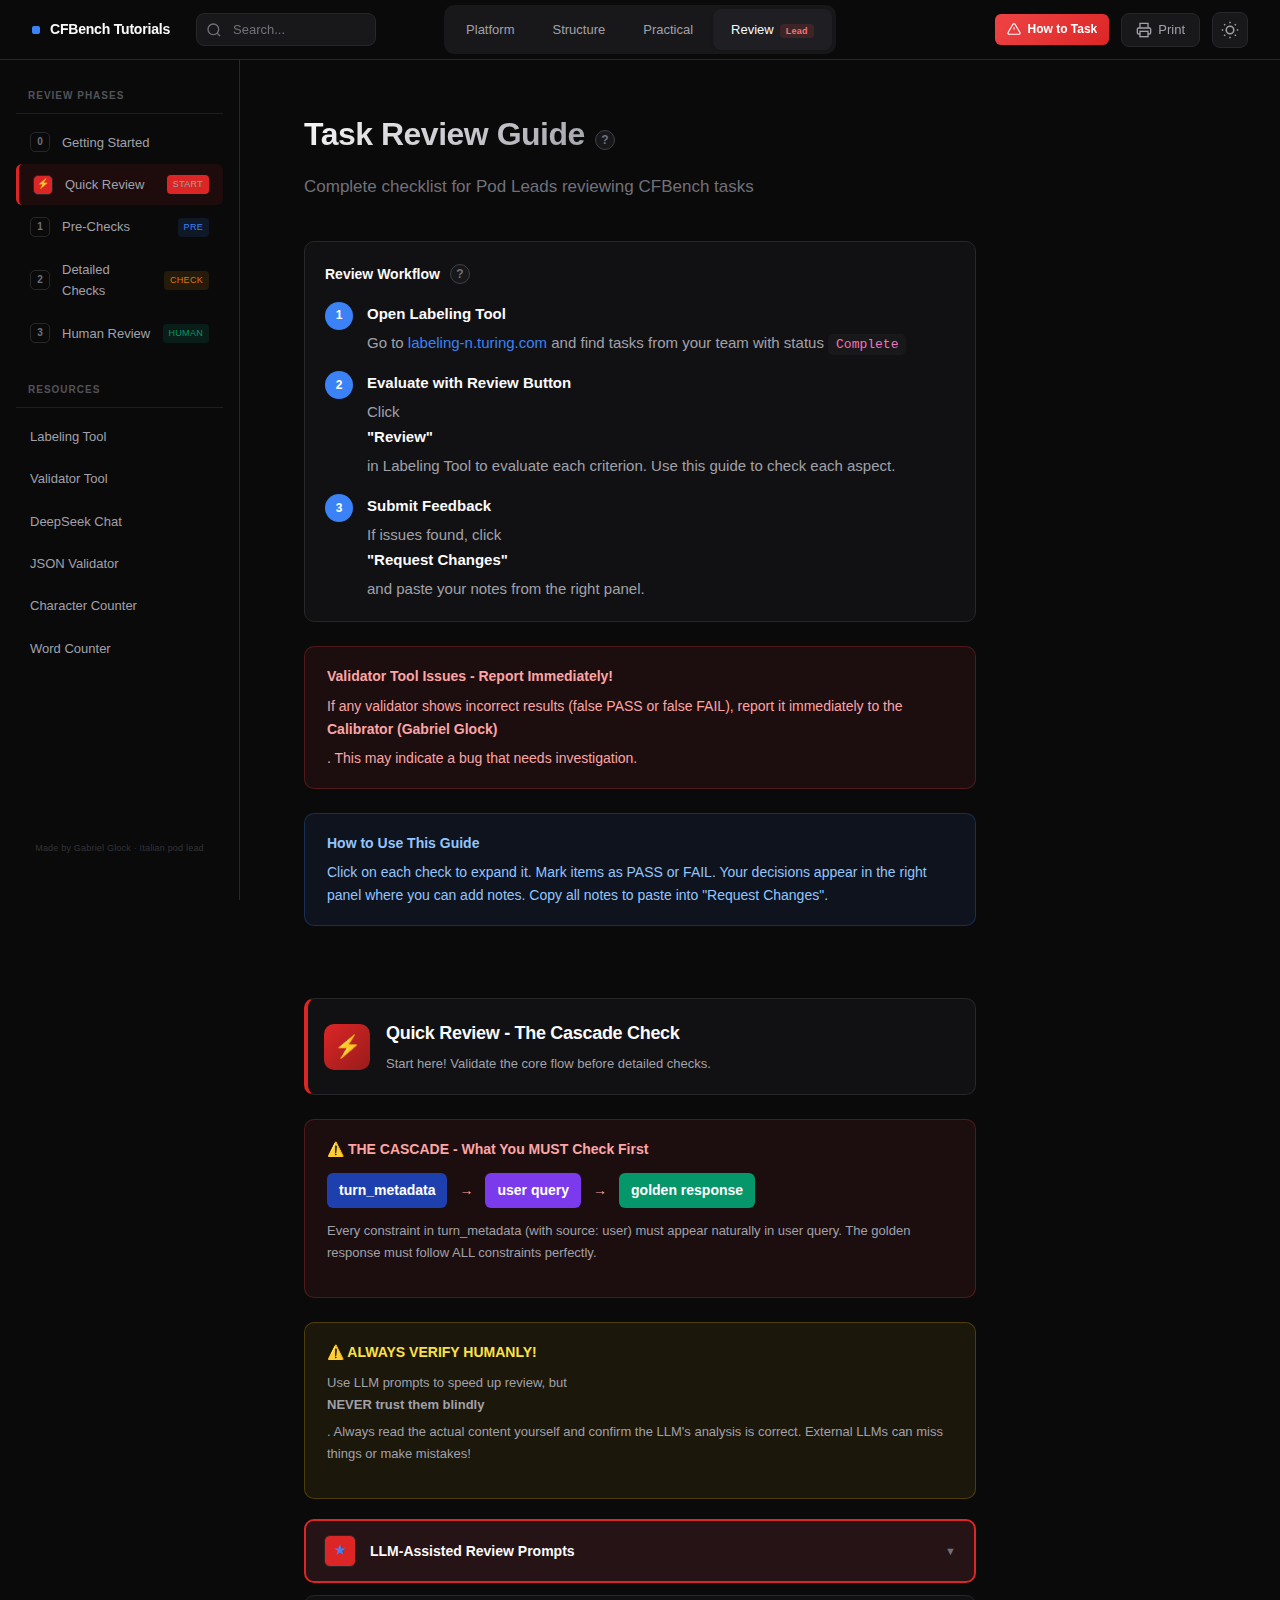
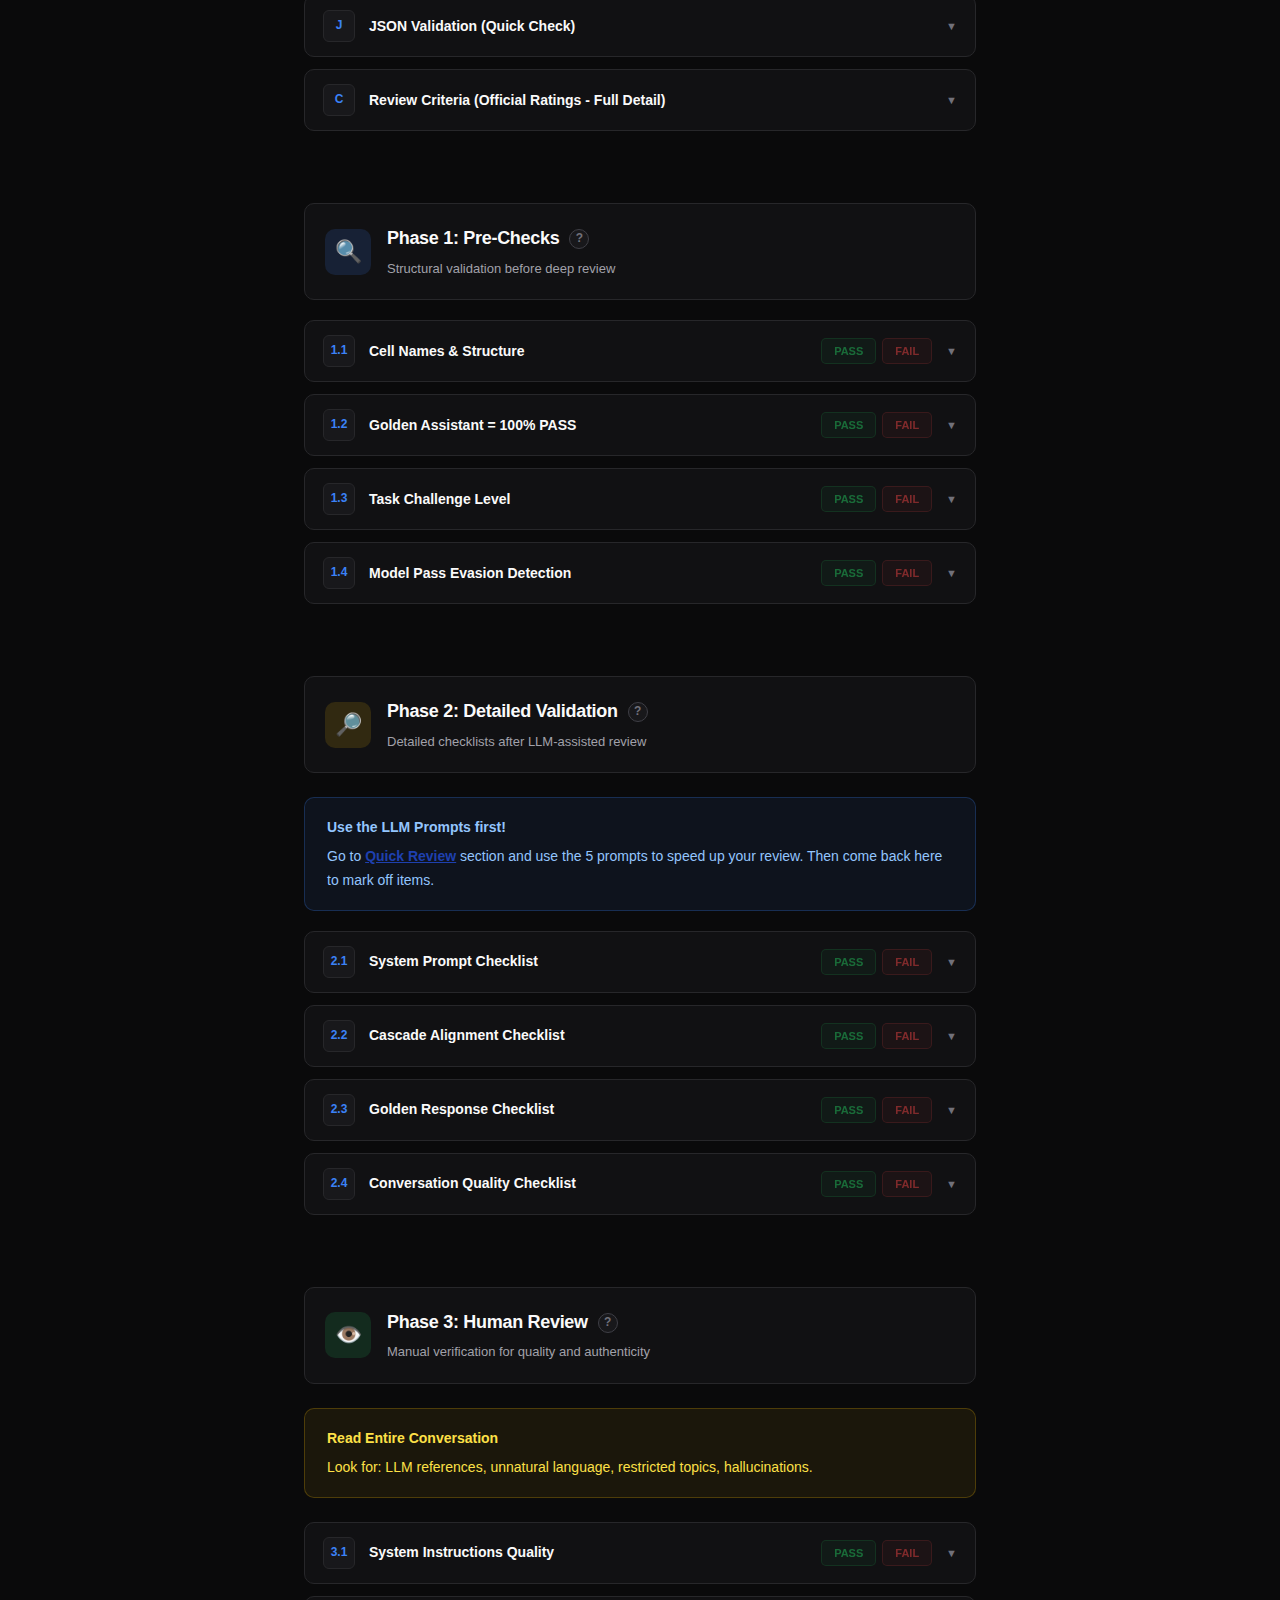
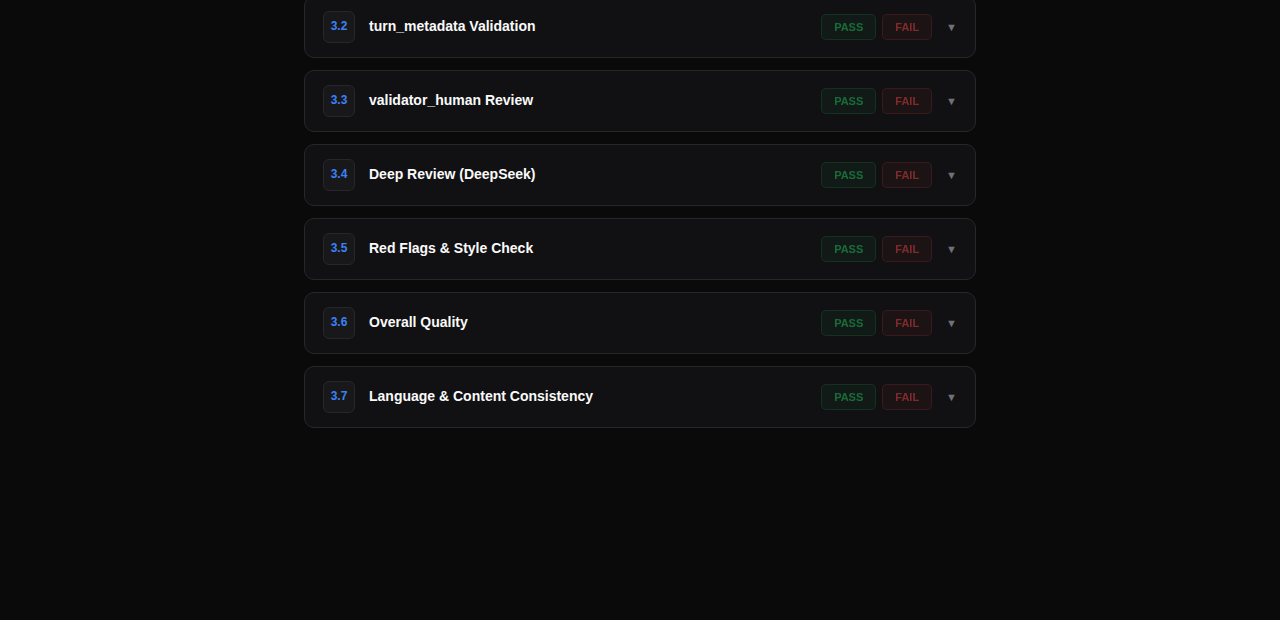
<file: pages/review.html>
<!DOCTYPE html>
<html lang="en">
<head>
    <meta charset="UTF-8">
    <meta name="viewport" content="width=device-width, initial-scale=1.0">
    <title>CFBench - Review Guide (Pod Lead)</title>
    <link rel="stylesheet" href="../css/styles.css">
</head>
<body>
    <!-- Navigation -->
    <nav class="nav">
        <a href="../index.html" class="nav-brand">CFBench Tutorials</a>
        <div class="search-wrapper">
            <svg class="search-icon" viewBox="0 0 24 24" fill="none" stroke="currentColor" stroke-width="2"><circle cx="11" cy="11" r="8"/><path d="m21 21-4.35-4.35"/></svg>
            <input type="text" class="search-input" placeholder="Search..." id="searchInput">
            <div class="search-results" id="searchResults"></div>
        </div>
        <div class="nav-links">
            <a href="platform.html" class="nav-link">Platform</a>
            <a href="structure.html" class="nav-link">Structure</a>
            <a href="practical.html" class="nav-link">Practical</a>
            <a href="review.html" class="nav-link active">Review<span class="nav-badge">Lead</span></a>
        </div>
        <div class="nav-actions">
            <a href="how-to-task.html" class="help-link" title="Common mistakes to avoid">
                <svg viewBox="0 0 24 24" width="14" height="14" fill="none" stroke="currentColor" stroke-width="2"><path d="M10.29 3.86L1.82 18a2 2 0 0 0 1.71 3h16.94a2 2 0 0 0 1.71-3L13.71 3.86a2 2 0 0 0-3.42 0z"/><line x1="12" y1="9" x2="12" y2="13"/><line x1="12" y1="17" x2="12.01" y2="17"/></svg>
                How to Task
            </a>
            <button class="print-btn" onclick="window.print()">
                <svg viewBox="0 0 24 24" fill="none" stroke="currentColor" stroke-width="2"><path d="M6 9V2h12v7"/><path d="M6 18H4a2 2 0 0 1-2-2v-5a2 2 0 0 1 2-2h16a2 2 0 0 1 2 2v5a2 2 0 0 1-2 2h-2"/><rect x="6" y="14" width="12" height="8"/></svg>
                Print
            </button>
            <button class="theme-toggle" onclick="toggleTheme()" title="Toggle theme">
                <svg id="sunIcon" viewBox="0 0 24 24" fill="none" stroke="currentColor" stroke-width="2"><circle cx="12" cy="12" r="5"/><path d="M12 1v2M12 21v2M4.22 4.22l1.42 1.42M18.36 18.36l1.42 1.42M1 12h2M21 12h2M4.22 19.78l1.42-1.42M18.36 5.64l1.42-1.42"/></svg>
                <svg id="moonIcon" viewBox="0 0 24 24" fill="none" stroke="currentColor" stroke-width="2" style="display:none;"><path d="M21 12.79A9 9 0 1 1 11.21 3 7 7 0 0 0 21 12.79z"/></svg>
            </button>
        </div>
    </nav>

    <!-- Popup Modal -->
    <div class="popup-overlay" id="popup-overlay">
        <div class="popup-modal">
            <div class="popup-icon" id="popup-icon">⚠️</div>
            <div class="popup-title" id="popup-title">Attention Required</div>
            <div class="popup-message" id="popup-message">Message here</div>
            <button class="popup-btn" onclick="closePopup()">Understood</button>
        </div>
    </div>

    <div class="layout">
        <!-- Left Sidebar -->
        <aside class="sidebar">
            <div class="sidebar-section">
                <div class="sidebar-label">Review Phases</div>
                <nav class="sidebar-nav">
                    <a href="#overview" class="sidebar-link">
                        <span class="step-num">0</span>
                        Getting Started
                    </a>
                    <a href="#quick-review" class="sidebar-link" style="background: rgba(220, 38, 38, 0.1); border-left: 3px solid #dc2626;">
                        <span class="step-num" style="background: #dc2626;">⚡</span>
                        Quick Review
                        <span class="phase-tag" style="background: #dc2626;">START</span>
                    </a>
                    <a href="#phase-pre" class="sidebar-link">
                        <span class="step-num">1</span>
                        Pre-Checks
                        <span class="phase-tag pre">PRE</span>
                    </a>
                    <a href="#phase-llm" class="sidebar-link">
                        <span class="step-num">2</span>
                        Detailed Checks
                        <span class="phase-tag llm">CHECK</span>
                    </a>
                    <a href="#phase-human" class="sidebar-link">
                        <span class="step-num">3</span>
                        Human Review
                        <span class="phase-tag human">HUMAN</span>
                    </a>
                </nav>
            </div>

            <div class="sidebar-section">
                <div class="sidebar-label">Resources</div>
                <nav class="sidebar-nav">
                    <a href="https://labeling-n.turing.com/" target="_blank" class="sidebar-link">Labeling Tool</a>
                    <a href="https://multi-lang-nvidia.streamlit.app/" target="_blank" class="sidebar-link">Validator Tool</a>
                    <a href="https://chat.deepseek.com/" target="_blank" class="sidebar-link">DeepSeek Chat</a>
                    <a href="https://jsonlint.com/" target="_blank" class="sidebar-link">JSON Validator</a>
                    <a href="https://www.invertexto.com/contador-caracteres" target="_blank" class="sidebar-link">Character Counter</a>
                    <a href="word_count.html" class="sidebar-link">Word Counter</a>
                </nav>
            </div>
            <p class="sidebar-credit">Made by Gabriel Glock · Italian pod lead</p>
        </aside>

        <!-- Main Content -->
        <main class="main">
            <!-- Overview -->
            <section class="section" id="overview">
                <div class="help-wrapper">
                    <h1>Task Review Guide</h1>
                    <span class="help-bubble" onclick="toggleHelp(this)">?</span>
                    <div class="help-popup">
                        <div class="help-popup-header">
                            <span class="help-popup-title">About This Guide</span>
                            <button class="help-popup-close" onclick="closeHelp(this)">×</button>
                        </div>
                        <div class="help-popup-content">
                            <p>This guide is designed for <strong>Pod Leads</strong> who review CFBench tasks created by their team members.</p>
                            <p>As a reviewer, your job is to ensure every task meets quality standards before it's submitted to the client.</p>
                            <p>Use the right panel to track your decisions and take notes that you can copy directly into the Labeling Tool.</p>
                        </div>
                    </div>
                </div>
                <p class="subtitle">Complete checklist for Pod Leads reviewing CFBench tasks</p>

                <!-- Workflow -->
                <div class="workflow-box">
                    <div class="help-wrapper" style="margin-bottom: 16px;">
                        <strong style="font-size: 14px;">Review Workflow</strong>
                        <span class="help-bubble" onclick="toggleHelp(this)">?</span>
                        <div class="help-popup">
                            <div class="help-popup-header">
                                <span class="help-popup-title">How Review Works</span>
                                <button class="help-popup-close" onclick="closeHelp(this)">×</button>
                            </div>
                            <div class="help-popup-content">
                                <p>Tasks go through this cycle:</p>
                                <p><strong>1.</strong> Tasker creates and marks as "Complete"</p>
                                <p><strong>2.</strong> You review using this guide</p>
                                <p><strong>3.</strong> If issues found → Request Changes</p>
                                <p><strong>4.</strong> Tasker fixes → marks Complete again</p>
                                <p><strong>5.</strong> You re-review until approved</p>
                            </div>
                        </div>
                    </div>

                    <div class="workflow-step">
                        <span class="workflow-num">1</span>
                        <div class="workflow-content">
                            <strong>Open Labeling Tool</strong>
                            <p>Go to <a href="https://labeling-n.turing.com/" target="_blank">labeling-n.turing.com</a> and find tasks from your team with status <code>Complete</code></p>
                        </div>
                    </div>
                    <div class="workflow-step">
                        <span class="workflow-num">2</span>
                        <div class="workflow-content">
                            <strong>Evaluate with Review Button</strong>
                            <p>Click <strong>"Review"</strong> in Labeling Tool to evaluate each criterion. Use this guide to check each aspect.</p>
                        </div>
                    </div>
                    <div class="workflow-step">
                        <span class="workflow-num">3</span>
                        <div class="workflow-content">
                            <strong>Submit Feedback</strong>
                            <p>If issues found, click <strong>"Request Changes"</strong> and paste your notes from the right panel.</p>
                        </div>
                    </div>
                </div>

                <div class="alert alert-danger">
                    <strong>Validator Tool Issues - Report Immediately!</strong>
                    If any validator shows incorrect results (false PASS or false FAIL), report it immediately to the <strong>Calibrator (Gabriel Glock)</strong>. This may indicate a bug that needs investigation.
                </div>

                <div class="alert alert-info">
                    <strong>How to Use This Guide</strong>
                    Click on each check to expand it. Mark items as PASS or FAIL. Your decisions appear in the right panel where you can add notes. Copy all notes to paste into "Request Changes".
                </div>
            </section>

            <!-- QUICK REVIEW SECTION -->
            <section class="section" id="quick-review">
                <div class="phase-header" style="border-left: 4px solid #dc2626; padding-left: 16px; margin-bottom: 24px;">
                    <div class="phase-icon" style="background: linear-gradient(135deg, #dc2626, #991b1b);">⚡</div>
                    <div class="phase-meta">
                        <h2 style="margin:0;padding:0;border:none;">Quick Review - The Cascade Check</h2>
                        <p>Start here! Validate the core flow before detailed checks.</p>
                    </div>
                </div>

                <div class="alert alert-danger" style="margin-bottom: 20px;">
                    <strong>⚠️ THE CASCADE - What You MUST Check First</strong>
                    <div style="display: flex; align-items: center; gap: 12px; margin-top: 12px; font-size: 14px;">
                        <span style="background: #1e40af; color: white; padding: 6px 12px; border-radius: 6px; font-weight: 600;">turn_metadata</span>
                        <span>→</span>
                        <span style="background: #7c3aed; color: white; padding: 6px 12px; border-radius: 6px; font-weight: 600;">user query</span>
                        <span>→</span>
                        <span style="background: #059669; color: white; padding: 6px 12px; border-radius: 6px; font-weight: 600;">golden response</span>
                    </div>
                    <p style="margin-top: 12px; font-size: 13px;">Every constraint in turn_metadata (with source: user) must appear naturally in user query. The golden response must follow ALL constraints perfectly.</p>
                </div>

                <div class="alert alert-warning" style="margin-bottom: 20px;">
                    <strong>⚠️ ALWAYS VERIFY HUMANLY!</strong>
                    <p style="margin-top: 8px; font-size: 13px;">Use LLM prompts to speed up review, but <strong>NEVER trust them blindly</strong>. Always read the actual content yourself and confirm the LLM's analysis is correct. External LLMs can miss things or make mistakes!</p>
                </div>

                <!-- LLM-Assisted Review Prompts -->
                <div class="check-card" id="quick-llm-prompts" style="border: 2px solid #dc2626;">
                    <div class="check-header" onclick="toggleCheck('quick-llm-prompts')" style="background: rgba(220, 38, 38, 0.1);">
                        <span class="check-number" style="background: #dc2626;">★</span>
                        <span class="check-title">LLM-Assisted Review Prompts</span>
                        <span class="check-chevron">▼</span>
                    </div>
                    <div class="check-content">
                        <div class="check-inner">
                            <p style="margin-bottom: 16px; color: var(--text-secondary);">Use these prompts with DeepSeek/GPT/Claude to speed up your review. Each prompt focuses on a specific validation.</p>

                            <!-- Prompt 1: Cascade Validation -->
                            <details open style="margin-bottom: 16px; border: 1px solid var(--border); border-radius: 8px;">
                                <summary style="padding: 12px; background: var(--bg-tertiary); cursor: pointer; font-weight: 600; display: flex; align-items: center; gap: 8px;">
                                    <span style="background: #7c3aed; color: white; padding: 2px 8px; border-radius: 4px; font-size: 11px;">1</span>
                                    Cascade Validation (turn_metadata → user query)
                                </summary>
                                <div style="padding: 12px;">
                                    <div class="prompt-box" style="border-color: #7c3aed;">
                                        <div class="prompt-header" style="background: rgba(124, 58, 237, 0.1);">
                                            <span class="prompt-label" style="color: #7c3aed;">Cascade Check</span>
                                            <button class="copy-btn" onclick="copyPrompt(this)">Copy</button>
                                        </div>
                                        <div class="prompt-content">For each constraint in turn_metadata with "source": "user", verify it appears NATURALLY in the user query.

Instructions:
1. List each constraint with source: "user"
2. For EACH one, quote the exact text in user query where it appears
3. Flag any MISSING or UNNATURAL constraints
4. Check if numeric values match EXACTLY (paragraphs, words, characters)

**TURN_METADATA:**
```
<span class="placeholder">//PASTE TURN_METADATA JSON</span>
```

**USER QUERY:**
```
<span class="placeholder">//PASTE FINAL USER QUERY</span>
```

Output: List each constraint → where it appears → PASS/FAIL</div>
                                    </div>
                                </div>
                            </details>

                            <!-- Prompt 2: System Prompt Check -->
                            <details style="margin-bottom: 16px; border: 1px solid var(--border); border-radius: 8px;">
                                <summary style="padding: 12px; background: var(--bg-tertiary); cursor: pointer; font-weight: 600; display: flex; align-items: center; gap: 8px;">
                                    <span style="background: #1e40af; color: white; padding: 2px 8px; border-radius: 4px; font-size: 11px;">2</span>
                                    System Prompt Validation
                                </summary>
                                <div style="padding: 12px;">
                                    <div class="prompt-box" style="border-color: #1e40af;">
                                        <div class="prompt-header" style="background: rgba(30, 64, 175, 0.1);">
                                            <span class="prompt-label" style="color: #1e40af;">System Check</span>
                                            <button class="copy-btn" onclick="copyPrompt(this)">Copy</button>
                                        </div>
                                        <div class="prompt-content">Analyze the system prompt for these issues:

1. Does it define a clear ROLE matching the metadata domain?
2. Does it contain at least 1 LLM Eval constraint (tone, style, behavior)?
3. Are there any FORBIDDEN terms visible? (L1, L2, taxonomy, use case, CFBench)
4. Is it consistent with the conversation topic?
5. Any contradictory or impossible-to-follow rules?

**METADATA:**
```
<span class="placeholder">//PASTE TASK METADATA</span>
```

**SYSTEM PROMPT:**
```
<span class="placeholder">//PASTE SYSTEM PROMPT</span>
```

Output: Check each item → PASS/FAIL with explanation</div>
                                    </div>
                                </div>
                            </details>

                            <!-- Prompt 3: Golden Response Check -->
                            <details style="margin-bottom: 16px; border: 1px solid var(--border); border-radius: 8px;">
                                <summary style="padding: 12px; background: var(--bg-tertiary); cursor: pointer; font-weight: 600; display: flex; align-items: center; gap: 8px;">
                                    <span style="background: #059669; color: white; padding: 2px 8px; border-radius: 4px; font-size: 11px;">3</span>
                                    Golden Response Verification
                                </summary>
                                <div style="padding: 12px;">
                                    <div class="prompt-box" style="border-color: #059669;">
                                        <div class="prompt-header" style="background: rgba(5, 150, 105, 0.1);">
                                            <span class="prompt-label" style="color: #059669;">Golden Check</span>
                                            <button class="copy-btn" onclick="copyPrompt(this)">Copy</button>
                                        </div>
                                        <div class="prompt-content">Verify the golden response passes ALL constraints:

For each constraint in turn_metadata:
1. IF constraints: Does it satisfy the exact requirement? (count words, check forbidden terms, verify format)
2. LLM Eval: Does tone/style match the requirement?
3. LLM Judge: Is it factually accurate? Logically connected?

Also check:
- No emojis anywhere
- No em-dash (use hyphens)
- No currency symbols ($, €) - use ISO codes
- No LaTeX
- No preambles ("Sure!", "Of course!")

**TURN_METADATA:**
```
<span class="placeholder">//PASTE TURN_METADATA JSON</span>
```

**GOLDEN RESPONSE:**
```
<span class="placeholder">//PASTE GOLDEN ASSISTANT RESPONSE</span>
```

Output: Each constraint → PASS/FAIL. List ALL violations found.</div>
                                    </div>
                                </div>
                            </details>

                            <!-- Prompt 4: Model Breaking Analysis -->
                            <details style="margin-bottom: 16px; border: 1px solid var(--border); border-radius: 8px;">
                                <summary style="padding: 12px; background: var(--bg-tertiary); cursor: pointer; font-weight: 600; display: flex; align-items: center; gap: 8px;">
                                    <span style="background: #dc2626; color: white; padding: 2px 8px; border-radius: 4px; font-size: 11px;">4</span>
                                    Model Breaking Analysis
                                </summary>
                                <div style="padding: 12px;">
                                    <div class="prompt-box" style="border-color: #dc2626;">
                                        <div class="prompt-header" style="background: rgba(220, 38, 38, 0.1);">
                                            <span class="prompt-label" style="color: #dc2626;">Breaking Check</span>
                                            <button class="copy-btn" onclick="copyPrompt(this)">Copy</button>
                                        </div>
                                        <div class="prompt-content">Analyze if this model response fails enough constraints:

Rule: At least 3 of 4 model responses must have FAIL >= 50%

For this response, check each constraint in turn_metadata:
1. Count total constraints
2. For each constraint, determine PASS or FAIL
3. Calculate failure percentage
4. Identify which constraint FLIPS (PASS in golden, FAIL here or vice-versa)

**TURN_METADATA:**
```
<span class="placeholder">//PASTE TURN_METADATA JSON</span>
```

**MODEL RESPONSE (assistant_{model}_N):**
```
<span class="placeholder">//PASTE MODEL RESPONSE</span>
```

Output:
- Total constraints: X
- Passed: Y
- Failed: Z
- Failure rate: Z/X = ??%
- Constraints that flipped: [list]
- Verdict: Meets 50% failure requirement? YES/NO</div>
                                    </div>
                                </div>
                            </details>

                            <!-- Prompt 5: Quick Full Review -->
                            <details style="margin-bottom: 12px; border: 1px solid var(--border); border-radius: 8px;">
                                <summary style="padding: 12px; background: var(--bg-tertiary); cursor: pointer; font-weight: 600; display: flex; align-items: center; gap: 8px;">
                                    <span style="background: #f59e0b; color: white; padding: 2px 8px; border-radius: 4px; font-size: 11px;">5</span>
                                    Quick Full Review (All-in-One)
                                </summary>
                                <div style="padding: 12px;">
                                    <p style="font-size: 12px; color: var(--text-muted); margin-bottom: 12px;">Use this when you want a complete overview in one prompt.</p>
                                    <div class="prompt-box" style="border-color: #f59e0b;">
                                        <div class="prompt-header" style="background: rgba(245, 158, 11, 0.1);">
                                            <span class="prompt-label" style="color: #f59e0b;">Full Review</span>
                                            <button class="copy-btn" onclick="copyPrompt(this)">Copy</button>
                                        </div>
                                        <div class="prompt-content">You are a CFBench task reviewer. Analyze this task:

**CHECK 1 - SYSTEM PROMPT:**
- Role matches metadata domain?
- Has at least 1 LLM Eval (tone/style)?
- No forbidden terms (L1, L2, taxonomy)?

**CHECK 2 - CASCADE:**
- Every constraint with "source": "user" appears in user query?
- Numeric values match exactly?

**CHECK 3 - GOLDEN RESPONSE:**
- Passes ALL constraints?
- No formatting violations (emoji, em-dash, currency, LaTeX)?
- No hallucinations?

**CHECK 4 - REALISM:**
- User query reads naturally?
- Conversation flows logically?
- 70% scenario / 30% constraints structure?

---
**METADATA:**
```
<span class="placeholder">//PASTE METADATA</span>
```

**SYSTEM PROMPT:**
```
<span class="placeholder">//PASTE SYSTEM PROMPT</span>
```

**TURN_METADATA:**
```
<span class="placeholder">//PASTE TURN_METADATA</span>
```

**USER QUERY:**
```
<span class="placeholder">//PASTE USER QUERY</span>
```

**GOLDEN RESPONSE:**
```
<span class="placeholder">//PASTE GOLDEN RESPONSE</span>
```

Output: For each CHECK give ✅ PASS or ❌ FAIL with issues found.</div>
                                    </div>
                                </div>
                            </details>

                            <div class="alert alert-warning" style="margin-top: 8px;">
                                <strong>Remember:</strong> LLM prompts SPEED UP review but don't replace human judgment. Always verify critical findings yourself!
                            </div>
                        </div>
                    </div>
                </div>

                <!-- JSON Validator -->
                <div class="check-card" id="quick-json">
                    <div class="check-header" onclick="toggleCheck('quick-json')">
                        <span class="check-number">J</span>
                        <span class="check-title">JSON Validation (Quick Check)</span>
                        <span class="check-chevron">▼</span>
                    </div>
                    <div class="check-content">
                        <div class="check-inner">
                            <p style="margin-bottom: 12px;">Verify all JSON blocks are syntactically valid.</p>

                            <div style="display: flex; gap: 12px; flex-wrap: wrap;">
                                <a href="https://jsonlint.com/" target="_blank" style="display: inline-flex; align-items: center; gap: 8px; padding: 10px 16px; background: var(--bg-tertiary); border: 1px solid var(--border); border-radius: 8px; text-decoration: none; color: var(--text); font-size: 13px; transition: all 0.2s;">
                                    <span>🔗</span> JSONLint Validator
                                </a>
                                <a href="https://jsonformatter.org/" target="_blank" style="display: inline-flex; align-items: center; gap: 8px; padding: 10px 16px; background: var(--bg-tertiary); border: 1px solid var(--border); border-radius: 8px; text-decoration: none; color: var(--text); font-size: 13px; transition: all 0.2s;">
                                    <span>🔗</span> JSON Formatter
                                </a>
                            </div>

                            <ul class="checklist" style="margin-top: 16px;">
                                <li class="checklist-item" onclick="toggleChecklist(this)">
                                    <span class="checklist-checkbox">✓</span>
                                    <span class="checklist-text">turn_metadata JSON is valid</span>
                                </li>
                                <li class="checklist-item" onclick="toggleChecklist(this)">
                                    <span class="checklist-checkbox">✓</span>
                                    <span class="checklist-text">validator_human JSON is valid (all cells)</span>
                                </li>
                                <li class="checklist-item" onclick="toggleChecklist(this)">
                                    <span class="checklist-checkbox">✓</span>
                                    <span class="checklist-text">Task metadata JSON is valid</span>
                                </li>
                            </ul>
                        </div>
                    </div>
                </div>

                <!-- Criteria Table -->
                <div class="check-card" id="quick-criteria">
                    <div class="check-header" onclick="toggleCheck('quick-criteria')">
                        <span class="check-number">C</span>
                        <span class="check-title">Review Criteria (Official Ratings - Full Detail)</span>
                        <span class="check-chevron">▼</span>
                    </div>
                    <div class="check-content">
                        <div class="check-inner">
                            <p style="margin-bottom: 16px; color: var(--text-secondary);">Each criterion has a minimum rating to pass. Click each criterion to expand rating definitions.</p>

                            <!-- Criterion 1: Problem Framing -->
                            <details class="criteria-detail" style="margin-bottom: 12px; border: 1px solid var(--border); border-radius: 8px;">
                                <summary style="padding: 12px; background: var(--bg-tertiary); cursor: pointer; display: flex; align-items: center; gap: 12px;">
                                    <span style="background: #fef2f2; color: #dc2626; padding: 4px 8px; border-radius: 4px; font-weight: 700; font-size: 11px;">MIN: 5</span>
                                    <strong>CFBench Problem Framing and Motivation</strong>
                                </summary>
                                <div style="padding: 12px; font-size: 12px;">
                                    <p style="margin-bottom: 8px; color: var(--text-muted);">Clarity of why constraint-following matters and why CFBench style data/evaluation matches user perception.</p>
                                    <div style="display: grid; gap: 6px;">
                                        <div style="padding: 8px; background: #dcfce7; border-radius: 4px; color: #14532d;"><strong>5:</strong> Motivation clear, specific, grounded in concrete gaps. Explains how CFBench addresses via real-world instructions, broad scenario coverage, systematic taxonomy.</div>
                                        <div style="padding: 8px; background: #fef9c3; border-radius: 4px; color: #713f12;"><strong>4:</strong> Clear and linked to known gaps, but one element underdeveloped.</div>
                                        <div style="padding: 8px; background: #fed7aa; border-radius: 4px; color: #7c2d12;"><strong>3:</strong> Present but mostly generic. Weakly justifies CFBench design.</div>
                                        <div style="padding: 8px; background: #fecaca; border-radius: 4px; color: #7f1d1d;"><strong>2:</strong> Vague, restates benchmark description. Weak contrast with prior benchmarks.</div>
                                        <div style="padding: 8px; background: #fca5a5; border-radius: 4px; color: #7f1d1d;"><strong>1:</strong> No meaningful motivation. No gap, no rationale.</div>
                                    </div>
                                </div>
                            </details>

                            <!-- Criterion 2: Dialogue Realisticness -->
                            <details class="criteria-detail" style="margin-bottom: 12px; border: 1px solid var(--border); border-radius: 8px;">
                                <summary style="padding: 12px; background: var(--bg-tertiary); cursor: pointer; display: flex; align-items: center; gap: 12px;">
                                    <span style="background: #fef2f2; color: #dc2626; padding: 4px 8px; border-radius: 4px; font-weight: 700; font-size: 11px;">MIN: 5</span>
                                    <strong>Dialogue Realisticness</strong>
                                </summary>
                                <div style="padding: 12px; font-size: 12px;">
                                    <p style="margin-bottom: 8px; color: var(--text-muted);">Dialogues should avoid bizarre, artificial, or unrealistic content.</p>
                                    <div style="display: grid; gap: 6px;">
                                        <div style="padding: 8px; background: #dcfce7; border-radius: 4px; color: #14532d;"><strong>5:</strong> Fully realistic, natural, contextually appropriate. Reflects plausible human interactions without artificial elements.</div>
                                        <div style="padding: 8px; background: #fef9c3; border-radius: 4px; color: #713f12;"><strong>4:</strong> Generally realistic with only minor unnatural phrasing or slightly contrived scenarios.</div>
                                        <div style="padding: 8px; background: #fed7aa; border-radius: 4px; color: #7c2d12;"><strong>3:</strong> Somewhat believable but noticeable artificial/overly formal elements. Some turns feel scripted.</div>
                                        <div style="padding: 8px; background: #fecaca; border-radius: 4px; color: #7f1d1d;"><strong>2:</strong> Unrealistic/awkward exchanges. Scenarios feel artificial or disconnected.</div>
                                        <div style="padding: 8px; background: #fca5a5; border-radius: 4px; color: #7f1d1d;"><strong>1:</strong> Entirely unrealistic, bizarre, implausible. Unnatural phrasing, nonsensical turns.</div>
                                    </div>
                                </div>
                            </details>

                            <!-- Criterion 3: System Message Correctness -->
                            <details class="criteria-detail" style="margin-bottom: 12px; border: 1px solid var(--border); border-radius: 8px;">
                                <summary style="padding: 12px; background: var(--bg-tertiary); cursor: pointer; display: flex; align-items: center; gap: 12px;">
                                    <span style="background: #fef9c3; color: #a16207; padding: 4px 8px; border-radius: 4px; font-weight: 700; font-size: 11px;">MIN: 4</span>
                                    <strong>System Message Correctness</strong>
                                </summary>
                                <div style="padding: 12px; font-size: 12px;">
                                    <p style="margin-bottom: 8px; color: var(--text-muted);">Internally consistent, contradiction-free, enforceable, aligned with metadata, suitable for checklist-based evaluation.</p>
                                    <div style="display: grid; gap: 6px;">
                                        <div style="padding: 8px; background: #dcfce7; border-radius: 4px; color: #14532d;"><strong>5:</strong> Fully explicit, precise, consistent, following metadata. No contradictions. Priority ordering explicit. Every constraint checklist-verifiable. No vague terms without definition.</div>
                                        <div style="padding: 8px; background: #fef9c3; border-radius: 4px; color: #713f12;"><strong>4:</strong> Mostly explicit and enforceable. One minor ambiguity that doesn't affect evaluation. Priority mostly clear.</div>
                                        <div style="padding: 8px; background: #fed7aa; border-radius: 4px; color: #7c2d12;"><strong>3:</strong> Understandable but loosely worded rules, slight misalignment with metadata. Minor internal tension.</div>
                                        <div style="padding: 8px; background: #fecaca; border-radius: 4px; color: #7f1d1d;"><strong>2:</strong> Vague, conflicting, or partially unenforceable rules. Priority ordering missing/inconsistent.</div>
                                        <div style="padding: 8px; background: #fca5a5; border-radius: 4px; color: #7f1d1d;"><strong>1:</strong> Contradictory, non-enforceable, incompatible with metadata. Rules cannot be evaluated reliably.</div>
                                    </div>
                                </div>
                            </details>

                            <!-- Criterion 4: Instruction Alignment -->
                            <details class="criteria-detail" style="margin-bottom: 12px; border: 1px solid var(--border); border-radius: 8px;">
                                <summary style="padding: 12px; background: var(--bg-tertiary); cursor: pointer; display: flex; align-items: center; gap: 12px;">
                                    <span style="background: #fef9c3; color: #a16207; padding: 4px 8px; border-radius: 4px; font-weight: 700; font-size: 11px;">MIN: 4</span>
                                    <strong>Instruction Alignment and Conflict Coverage</strong>
                                </summary>
                                <div style="padding: 12px; font-size: 12px;">
                                    <p style="margin-bottom: 8px; color: var(--text-muted);">Whether aligned vs misaligned instructions are correctly labeled and conflicts meaningfully test priority handling.</p>
                                    <div style="display: grid; gap: 6px;">
                                        <div style="padding: 8px; background: #dcfce7; border-radius: 4px; color: #14532d;"><strong>5:</strong> Every instruction correctly labeled. Conflicts intentionally constructed to force priority resolution. Same instruction shows PASS in some, FAIL in others.</div>
                                        <div style="padding: 8px; background: #fef9c3; border-radius: 4px; color: #713f12;"><strong>4:</strong> Labels mostly correct. Conflict cases meaningful but one is weak/redundant. One minor mislabeling.</div>
                                        <div style="padding: 8px; background: #fed7aa; border-radius: 4px; color: #7c2d12;"><strong>3:</strong> Labels exist but conflict construction shallow. 1-2 instructions mislabeled or weakly justified.</div>
                                        <div style="padding: 8px; background: #fecaca; border-radius: 4px; color: #7f1d1d;"><strong>2:</strong> Labels inconsistent/incorrect in several places. Conflicts trivial or don't test priorities.</div>
                                        <div style="padding: 8px; background: #fca5a5; border-radius: 4px; color: #7f1d1d;"><strong>1:</strong> No meaningful alignment logic. Labels wrong/missing. Conflicts absent or irrelevant.</div>
                                    </div>
                                </div>
                            </details>

                            <!-- Criterion 5: Metadata Accuracy -->
                            <details class="criteria-detail" style="margin-bottom: 12px; border: 1px solid var(--border); border-radius: 8px;">
                                <summary style="padding: 12px; background: var(--bg-tertiary); cursor: pointer; display: flex; align-items: center; gap: 12px;">
                                    <span style="background: #fef9c3; color: #a16207; padding: 4px 8px; border-radius: 4px; font-weight: 700; font-size: 11px;">MIN: 4</span>
                                    <strong>Metadata Accuracy and Taxonomy Alignment</strong>
                                </summary>
                                <div style="padding: 12px; font-size: 12px;">
                                    <p style="margin-bottom: 8px; color: var(--text-muted);">Whether metadata correctly matches prompt, task type, domain, use case, categories, and CFBench taxonomy.</p>
                                    <div style="display: grid; gap: 6px;">
                                        <div style="padding: 8px; background: #dcfce7; border-radius: 4px; color: #14532d;"><strong>5:</strong> All fields exactly match prompt's intent/structure. No taxonomy terms (L1, L2, use case) appear in user-visible prompt. Fully compatible with CFBench tooling.</div>
                                        <div style="padding: 8px; background: #fef9c3; border-radius: 4px; color: #713f12;"><strong>4:</strong> One minor field slightly imprecise (e.g., overly broad category) but doesn't affect classification.</div>
                                        <div style="padding: 8px; background: #fed7aa; border-radius: 4px; color: #7c2d12;"><strong>3:</strong> Generally matches but noticeable looseness. 1-2 fields require interpretation to justify.</div>
                                        <div style="padding: 8px; background: #fecaca; border-radius: 4px; color: #7f1d1d;"><strong>2:</strong> Multiple fields mismatched/ambiguous. Reviewers would likely disagree on taxonomy fit.</div>
                                        <div style="padding: 8px; background: #fca5a5; border-radius: 4px; color: #7f1d1d;"><strong>1:</strong> Metadata missing, fundamentally incorrect, or violates taxonomy boundaries.</div>
                                    </div>
                                </div>
                            </details>

                            <!-- Criterion 6: Cell Tags -->
                            <details class="criteria-detail" style="margin-bottom: 12px; border: 1px solid var(--border); border-radius: 8px;">
                                <summary style="padding: 12px; background: var(--bg-tertiary); cursor: pointer; display: flex; align-items: center; gap: 12px;">
                                    <span style="background: #fef2f2; color: #dc2626; padding: 4px 8px; border-radius: 4px; font-weight: 700; font-size: 11px;">MIN: 5</span>
                                    <strong>Cell Tags - Spelling, Format, and Order</strong>
                                </summary>
                                <div style="padding: 12px; font-size: 12px;">
                                    <p style="margin-bottom: 8px; color: var(--text-muted);">All notebook cell tags spelled correctly, formatted correctly, in exact required sequential order.</p>
                                    <div style="display: grid; gap: 6px;">
                                        <div style="padding: 8px; background: #dcfce7; border-radius: 4px; color: #14532d;"><strong>5:</strong> All tags exact match. Correct spelling, formatting, square brackets. All required cells in mandated order. No extra/missing/duplicated/misplaced tags.</div>
                                        <div style="padding: 8px; background: #fef9c3; border-radius: 4px; color: #713f12;"><strong>4:</strong> 1-2 cosmetic spelling/formatting errors. Tag order still correct. Easily correctable.</div>
                                        <div style="padding: 8px; background: #fed7aa; border-radius: 4px; color: #7c2d12;"><strong>3:</strong> Several spelling/formatting errors. 1-2 minor ordering issues, but structure recognizable.</div>
                                        <div style="padding: 8px; background: #fecaca; border-radius: 4px; color: #7f1d1d;"><strong>2:</strong> Multiple tags misspelled, incorrectly formatted, or out of order. Structure affected.</div>
                                        <div style="padding: 8px; background: #fca5a5; border-radius: 4px; color: #7f1d1d;"><strong>1:</strong> Tags missing, largely incorrect, order completely broken. Requires full rework.</div>
                                    </div>
                                </div>
                            </details>

                            <!-- Criterion 7: Factual Accuracy -->
                            <details class="criteria-detail" style="margin-bottom: 12px; border: 1px solid var(--border); border-radius: 8px;">
                                <summary style="padding: 12px; background: var(--bg-tertiary); cursor: pointer; display: flex; align-items: center; gap: 12px;">
                                    <span style="background: #fef2f2; color: #dc2626; padding: 4px 8px; border-radius: 4px; font-weight: 700; font-size: 11px;">MIN: 5</span>
                                    <strong>Factual Accuracy and Hallucination</strong>
                                </summary>
                                <div style="padding: 12px; font-size: 12px;">
                                    <p style="margin-bottom: 8px; color: var(--text-muted);">Whether any content fabricates facts, makes assumptions, or introduces unverifiable/invented claims.</p>
                                    <div style="display: grid; gap: 6px;">
                                        <div style="padding: 8px; background: #dcfce7; border-radius: 4px; color: #14532d;"><strong>5:</strong> All statements factually accurate and verifiable. No hallucinations, fabrications, assumptions. Uncertainty explicitly acknowledged. No invented entities/formats/tools/rules.</div>
                                        <div style="padding: 8px; background: #fef9c3; border-radius: 4px; color: #713f12;"><strong>4:</strong> Response adds unverifiable data not in user queries, but doesn't affect overall flow/quality.</div>
                                        <div style="padding: 8px; background: #fed7aa; border-radius: 4px; color: #7c2d12;"><strong>3:</strong> 1-2 factual inaccuracies that don't materially change task logic or evaluation.</div>
                                        <div style="padding: 8px; background: #fecaca; border-radius: 4px; color: #7f1d1d;"><strong>2:</strong> Several inaccuracies or implicit assumptions. Some content unverifiable/weakly grounded.</div>
                                        <div style="padding: 8px; background: #fca5a5; border-radius: 4px; color: #7f1d1d;"><strong style="color: #dc2626;">1: ANY hallucination, invented fact, or fabricated rule = AUTO-FAIL</strong></div>
                                    </div>
                                </div>
                            </details>

                            <!-- Criterion 8: JSON Formatting -->
                            <details class="criteria-detail" style="margin-bottom: 12px; border: 1px solid var(--border); border-radius: 8px;">
                                <summary style="padding: 12px; background: var(--bg-tertiary); cursor: pointer; display: flex; align-items: center; gap: 12px;">
                                    <span style="background: #fef2f2; color: #dc2626; padding: 4px 8px; border-radius: 4px; font-weight: 700; font-size: 11px;">MIN: 5</span>
                                    <strong>JSON Correct Formatting and turn_metadata Accuracy</strong>
                                </summary>
                                <div style="padding: 12px; font-size: 12px;">
                                    <p style="margin-bottom: 8px; color: var(--text-muted);">All JSON valid. turn_metadata correctly encodes all instruction types, labels, arguments. <strong>Required: 4+ IF, 1+ LLM Eval, 1+ LLM Judge. One LLM Eval must come from System Instructions!</strong></p>
                                    <div style="display: grid; gap: 6px;">
                                        <div style="padding: 8px; background: #dcfce7; border-radius: 4px; color: #14532d;"><strong>5:</strong> All JSON valid. No missing brackets/commas/quotes. All instruction types/labels/arguments correctly encoded. JSON exactly matches user-visible instructions. No extra/missing keys.</div>
                                        <div style="padding: 8px; background: #fef9c3; border-radius: 4px; color: #713f12;"><strong>4:</strong> One minor non-breaking formatting issue. All keys/values correct. No llm_judge (only 2 llm eval).</div>
                                        <div style="padding: 8px; background: #fed7aa; border-radius: 4px; color: #7c2d12;"><strong>3:</strong> Several formatting issues needing correction. No semantic/schema errors. Less than 4 IF and/or 2 llm eval.</div>
                                        <div style="padding: 8px; background: #fecaca; border-radius: 4px; color: #7f1d1d;"><strong>2:</strong> Broken JSON, missing keys, mislabeled fields. More than 2 constraints of same domain or 2 from 2 domains.</div>
                                        <div style="padding: 8px; background: #fca5a5; border-radius: 4px; color: #7f1d1d;"><strong>1:</strong> Invalid JSON, missing major sections, or fundamentally incorrect schema.</div>
                                    </div>
                                </div>
                            </details>

                            <!-- Criterion 9: Formatting Compliance -->
                            <details class="criteria-detail" style="margin-bottom: 12px; border: 1px solid var(--border); border-radius: 8px;">
                                <summary style="padding: 12px; background: var(--bg-tertiary); cursor: pointer; display: flex; align-items: center; gap: 12px;">
                                    <span style="background: #fef2f2; color: #dc2626; padding: 4px 8px; border-radius: 4px; font-weight: 700; font-size: 11px;">MIN: 5</span>
                                    <strong>Formatting and Compliance (No Emoji, Currency Symbols, Em-Dash, LaTeX)</strong>
                                </summary>
                                <div style="padding: 12px; font-size: 12px;">
                                    <p style="margin-bottom: 8px; color: var(--text-muted);">All formatting bans and cleanup rules followed across entire notebook.</p>
                                    <div style="display: grid; gap: 6px;">
                                        <div style="padding: 8px; background: #dcfce7; border-radius: 4px; color: #14532d;"><strong>5:</strong> No emojis anywhere. No em-dash (only hyphens). No currency symbols ($, €, £) - use ISO codes. No LaTeX. No unsupported Markdown. No preambles/closures in responses. Clean JSON.</div>
                                        <div style="padding: 8px; background: #fef9c3; border-radius: 4px; color: #713f12;"><strong>4:</strong> One very minor compliance slip (e.g., one stray hyphen style, one unnecessary space).</div>
                                        <div style="padding: 8px; background: #fed7aa; border-radius: 4px; color: #7c2d12;"><strong>3:</strong> Several small formatting violations but don't break evaluation tooling or readability.</div>
                                        <div style="padding: 8px; background: #fecaca; border-radius: 4px; color: #7f1d1d;"><strong>2:</strong> Frequent violations that degrade cleanliness or consistency.</div>
                                        <div style="padding: 8px; background: #fca5a5; border-radius: 4px; color: #7f1d1d;"><strong>1:</strong> Major formatting violations appear throughout the notebook.</div>
                                    </div>
                                </div>
                            </details>

                            <!-- Criterion 10: Model Breaking Success -->
                            <details class="criteria-detail" style="margin-bottom: 12px; border: 1px solid var(--border); border-radius: 8px;">
                                <summary style="padding: 12px; background: var(--bg-tertiary); cursor: pointer; display: flex; align-items: center; gap: 12px;">
                                    <span style="background: #fef9c3; color: #a16207; padding: 4px 8px; border-radius: 4px; font-weight: 700; font-size: 11px;">MIN: 4</span>
                                    <strong>Model Breaking Success</strong>
                                </summary>
                                <div style="padding: 12px; font-size: 12px;">
                                    <p style="margin-bottom: 8px; color: var(--text-muted);"><strong>Rule:</strong> In at least 3 of 4 responses, PASS must be ≤50% (FAIL ≥50%). At least one instruction must show both PASS and FAIL across responses. Failures must be from real instruction conflicts, not trivial formatting.</p>
                                    <div style="display: grid; gap: 6px;">
                                        <div style="padding: 8px; background: #dcfce7; border-radius: 4px; color: #14532d;"><strong>5 (Perfect trap):</strong> All 4/4 have FAIL ≥50%. At least one instruction flips PASS/FAIL across responses. Failures from real conflicts/priority violations.</div>
                                        <div style="padding: 8px; background: #fef9c3; border-radius: 4px; color: #713f12;"><strong>4 (Strong trap):</strong> Exactly 3/4 have FAIL ≥50%, 1/4 has FAIL &lt;50%. At least one instruction flips. Mostly real conflicts.</div>
                                        <div style="padding: 8px; background: #fed7aa; border-radius: 4px; color: #7c2d12;"><strong>3 (Weak trap):</strong> Only 2/4 meet FAIL ≥50%. Some model breaking but weak failure consistency.</div>
                                        <div style="padding: 8px; background: #fecaca; border-radius: 4px; color: #7f1d1d;"><strong>2 (Too easy):</strong> 3/4 or 4/4 have FAIL &lt;50%. Violations are minor, rare, cosmetic, or arguable.</div>
                                        <div style="padding: 8px; background: #fca5a5; border-radius: 4px; color: #7f1d1d;"><strong>1 (Failed trap):</strong> All 4/4 have FAIL &lt;50% (PASS &gt;50% in every response). No instruction meaningfully flips.</div>
                                    </div>
                                </div>
                            </details>

                            <!-- Criterion 11: Golden Response Perfection -->
                            <details class="criteria-detail" style="margin-bottom: 12px; border: 1px solid var(--border); border-radius: 8px;">
                                <summary style="padding: 12px; background: var(--bg-tertiary); cursor: pointer; display: flex; align-items: center; gap: 12px;">
                                    <span style="background: #fef2f2; color: #dc2626; padding: 4px 8px; border-radius: 4px; font-weight: 700; font-size: 11px;">MIN: 5</span>
                                    <strong>Golden Response Perfection</strong>
                                </summary>
                                <div style="padding: 12px; font-size: 12px;">
                                    <p style="margin-bottom: 8px; color: var(--text-muted);">Human-written golden response is a flawless success case under full CFBench evaluation - canonical example of perfect instruction following.</p>
                                    <div style="display: grid; gap: 6px;">
                                        <div style="padding: 8px; background: #dcfce7; border-radius: 4px; color: #14532d;"><strong>5:</strong> Passes every single turn_metadata instruction, all checklist items, all verifiers - ZERO exceptions. All IF instructions satisfied exactly. All LLM judge/eval checks pass. All formatting rules satisfied. No factual errors/hallucinations. <strong>Reference-grade perfect solution.</strong></div>
                                        <div style="padding: 8px; background: #fef9c3; border-radius: 4px; color: #713f12;"><strong>4:</strong> One tiny typo, spacing, or cosmetic imperfection that doesn't affect any validator/checklist result. All constraints still fully satisfied.</div>
                                        <div style="padding: 8px; background: #fed7aa; border-radius: 4px; color: #7c2d12;"><strong>3:</strong> Minor awkward phrasing or stylistic weakness, but all constraints/checklist items/verifiers technically satisfied. No validator failures.</div>
                                        <div style="padding: 8px; background: #fecaca; border-radius: 4px; color: #7f1d1d;"><strong>2:</strong> Exactly ONE constraint violation (one IF not met, one formatting rule violated, one checklist item fails). Close but not perfect.</div>
                                        <div style="padding: 8px; background: #fca5a5; border-radius: 4px; color: #7f1d1d;"><strong>1:</strong> Multiple constraint violations OR at least one factual error/hallucination. Cannot be used as valid reference solution.</div>
                                    </div>
                                </div>
                            </details>

                            <div class="alert alert-danger" style="margin-top: 16px;">
                                <strong>Key Requirements Reminder:</strong>
                                <ul style="margin: 8px 0 0 16px; font-size: 12px;">
                                    <li>At least <strong>1 LLM Eval must be in the system prompt</strong></li>
                                    <li><strong>llm_judge</strong> and <strong>validator_human</strong> cells must be in <strong>ENGLISH</strong></li>
                                    <li>At least <strong>3 of 4</strong> model passes must fail <strong>≥50%</strong> of constraints</li>
                                    <li>Any hallucination or fabricated fact = <strong>AUTO-FAIL</strong></li>
                                </ul>
                            </div>
                        </div>
                    </div>
                </div>
            </section>

            <!-- PHASE 1: PRE-CHECKS -->
            <section class="section" id="phase-pre">
                <div class="phase-header">
                    <div class="phase-icon pre">🔍</div>
                    <div class="phase-meta">
                        <div class="help-wrapper">
                            <h2 style="margin:0;padding:0;border:none;">Phase 1: Pre-Checks</h2>
                            <span class="help-bubble" onclick="toggleHelp(this)">?</span>
                            <div class="help-popup">
                                <div class="help-popup-header">
                                    <span class="help-popup-title">About Pre-Checks</span>
                                    <button class="help-popup-close" onclick="closeHelp(this)">×</button>
                                </div>
                                <div class="help-popup-content">
                                    <p><strong>Pre-Checks</strong> are structural validations you do before diving into content quality.</p>
                                    <p>These verify that the task has the correct format, cell names, and passes basic rules like the 50% failure requirement.</p>
                                    <p>If any pre-check fails, the task needs revision before you review content.</p>
                                </div>
                            </div>
                        </div>
                        <p>Structural validation before deep review</p>
                    </div>
                </div>

                <!-- Check 1.1 -->
                <div class="check-card" id="check-1-1">
                    <div class="check-header" onclick="toggleCheck('check-1-1')">
                        <span class="check-number">1.1</span>
                        <span class="check-title">Cell Names & Structure</span>
                        <div class="check-status">
                            <button class="status-btn pass" onclick="event.stopPropagation(); setCheckStatus('check-1-1', 'pass')">PASS</button>
                            <button class="status-btn fail" onclick="event.stopPropagation(); setCheckStatus('check-1-1', 'fail')">FAIL</button>
                        </div>
                        <span class="check-chevron">▼</span>
                    </div>
                    <div class="check-content">
                        <div class="check-inner">
                            <div class="help-wrapper">
                                <p>Verify cell names match the expected structure.</p>
                                <span class="help-bubble" onclick="toggleHelp(this)">?</span>
                                <div class="help-popup">
                                    <div class="help-popup-header">
                                        <span class="help-popup-title">Why Cell Names Matter</span>
                                        <button class="help-popup-close" onclick="closeHelp(this)">×</button>
                                    </div>
                                    <div class="help-popup-content">
                                        <p>Cell names must be <strong>exactly</strong> as specified because the automated pipeline reads them by name.</p>
                                        <p>Wrong names = pipeline errors = rejected task.</p>
                                        <p>Common mistakes: typos, wrong numbering, mixing nemotron/qwen3.</p>
                                    </div>
                                </div>
                            </div>

                            <div class="input-group">
                                <label class="input-label">Number of Turns</label>
                                <input type="number" class="input-field" id="num-turns" value="2" min="2" max="6" onchange="updateCellStructure()" style="width: 80px;">
                            </div>

                            <h3>Intermediate Turn Cells</h3>
                            <div class="cell-structure" id="intermediate-cells"></div>

                            <h3>Final Turn Cells</h3>
                            <div class="cell-grid">
                                <div class="cell-item">user</div>
                                <div class="cell-item">thinking</div>
                                <div class="cell-item golden">turn_metadata</div>
                                <div class="cell-item golden">assistant</div>
                                <div class="cell-item validator">validator_assistant</div>
                                <div class="cell-item validator">validator_human</div>
                            </div>

                            <h3>Alternative Blocks (×4)</h3>
                            <div class="cell-grid">
                                <div class="cell-item alternative">thinking_nemotron_1</div>
                                <div class="cell-item alternative">assistant_nemotron_1</div>
                                <div class="cell-item validator">validator_assistant_nemotron_1</div>
                                <div class="cell-item validator">validator_human_nemotron_1</div>
                            </div>
                            <p style="font-size: 12px; color: var(--text-muted);">Repeat for _2, _3, _4. Use nemotron OR qwen3 (not mixed).</p>

                            <ul class="checklist">
                                <li class="checklist-item" onclick="toggleChecklist(this)">
                                    <span class="checklist-checkbox">✓</span>
                                    <span class="checklist-text">All cell names exactly match format</span>
                                </li>
                                <li class="checklist-item" onclick="toggleChecklist(this)">
                                    <span class="checklist-checkbox">✓</span>
                                    <span class="checklist-text">Correct number of intermediate turns</span>
                                </li>
                                <li class="checklist-item" onclick="toggleChecklist(this)">
                                    <span class="checklist-checkbox">✓</span>
                                    <span class="checklist-text">All 4 alternative blocks present (with validator_human for each)</span>
                                </li>
                                <li class="checklist-item" onclick="toggleChecklist(this)">
                                    <span class="checklist-checkbox">✓</span>
                                    <span class="checklist-text">Thinking cells are 2.5x-3x length of corresponding assistant</span>
                                </li>
                            </ul>

                            <div class="alert alert-warning" style="margin-top: 12px;">
                                <strong>THINKING CELLS - Required for ALL Turns</strong>
                                <p style="margin-top: 8px; font-size: 12px;">Every turn must have a thinking cell:</p>
                            </div>
                            <ul class="checklist">
                                <li class="checklist-item" onclick="toggleChecklist(this)">
                                    <span class="checklist-checkbox">✓</span>
                                    <span class="checklist-text">Turn 1 has thinking cell</span>
                                </li>
                                <li class="checklist-item" onclick="toggleChecklist(this)">
                                    <span class="checklist-checkbox">✓</span>
                                    <span class="checklist-text">All intermediate turns have thinking cells</span>
                                </li>
                                <li class="checklist-item" onclick="toggleChecklist(this)">
                                    <span class="checklist-checkbox">✓</span>
                                    <span class="checklist-text">Final turn (golden) has thinking cell</span>
                                </li>
                                <li class="checklist-item" onclick="toggleChecklist(this)">
                                    <span class="checklist-checkbox">✓</span>
                                    <span class="checklist-text">All 4 model passes have thinking_{model}_N cells</span>
                                </li>
                            </ul>
                        </div>
                    </div>
                </div>

                <!-- Check 1.2 -->
                <div class="check-card" id="check-1-2">
                    <div class="check-header" onclick="toggleCheck('check-1-2')">
                        <span class="check-number">1.2</span>
                        <span class="check-title">Golden Assistant = 100% PASS</span>
                        <div class="check-status">
                            <button class="status-btn pass" onclick="event.stopPropagation(); setCheckStatus('check-1-2', 'pass')">PASS</button>
                            <button class="status-btn fail" onclick="event.stopPropagation(); setCheckStatus('check-1-2', 'fail')">FAIL</button>
                        </div>
                        <span class="check-chevron">▼</span>
                    </div>
                    <div class="check-content">
                        <div class="check-inner">
                            <div class="alert alert-danger">
                                <strong>CRITICAL RULE</strong>
                                The Golden Assistant MUST pass ALL instructions. Any failure = task rejection.
                            </div>

                            <div class="help-wrapper">
                                <p>Open <code>validator_assistant</code> and verify all show PASS.</p>
                                <span class="help-bubble" onclick="toggleHelp(this)">?</span>
                                <div class="help-popup">
                                    <div class="help-popup-header">
                                        <span class="help-popup-title">What is Golden Assistant?</span>
                                        <button class="help-popup-close" onclick="closeHelp(this)">×</button>
                                    </div>
                                    <div class="help-popup-content">
                                        <p>The <strong>Golden Assistant</strong> is the "perfect" response in the final turn that demonstrates how to correctly follow all constraints.</p>
                                        <p>It serves as the benchmark - all instructions MUST pass here because this is our reference for what a "correct" response looks like.</p>
                                    </div>
                                </div>
                            </div>

                            <ul class="checklist">
                                <li class="checklist-item" onclick="toggleChecklist(this)">
                                    <span class="checklist-checkbox">✓</span>
                                    <span class="checklist-text">All IF instructions show PASS</span>
                                </li>
                                <li class="checklist-item" onclick="toggleChecklist(this)">
                                    <span class="checklist-checkbox">✓</span>
                                    <span class="checklist-text">All LLM Eval instructions show PASS</span>
                                </li>
                                <li class="checklist-item" onclick="toggleChecklist(this)">
                                    <span class="checklist-checkbox">✓</span>
                                    <span class="checklist-text">validator_human present with correct JSON format (id, status, message)</span>
                                </li>
                            </ul>

                            <div class="alert alert-warning">
                                <strong>validator_human Required</strong>
                                For LLM-based constraints (llm_judge, stylistic), you must add a validator_human cell with your human judgment. Format: <code>[{"id": "...", "status": "Passed", "message": "reason"}]</code>
                            </div>

                            <div class="alert alert-info">
                                <strong>Character Count Tip</strong>
                                For character/word count constraints, verify externally using <a href="https://www.invertexto.com/contador-caracteres" target="_blank">invertexto.com</a> before trusting validator.
                            </div>
                        </div>
                    </div>
                </div>

                <!-- Check 1.3 -->
                <div class="check-card" id="check-1-3">
                    <div class="check-header" onclick="toggleCheck('check-1-3')">
                        <span class="check-number">1.3</span>
                        <span class="check-title">Task Challenge Level</span>
                        <div class="check-status">
                            <button class="status-btn pass" onclick="event.stopPropagation(); setCheckStatus('check-1-3', 'pass')">PASS</button>
                            <button class="status-btn fail" onclick="event.stopPropagation(); setCheckStatus('check-1-3', 'fail')">FAIL</button>
                        </div>
                        <span class="check-chevron">▼</span>
                    </div>
                    <div class="check-content">
                        <div class="check-inner">
                            <div class="alert alert-danger" style="margin-top: 0;">
                                <strong>TASK CHALLENGE REQUIREMENTS (Jan 2026)</strong>
                                <ul style="margin: 8px 0 0 0; padding-left: 20px; font-size: 12px;">
                                    <li><strong>At least 3 of 4 models</strong> must fail <strong>≥50%</strong> of constraints (FAIL ≥50%)</li>
                                    <li>At least 1 instruction must show both PASS and FAIL across 4 responses</li>
                                    <li>Failures must be from real instruction conflicts, not trivial formatting issues</li>
                                </ul>
                            </div>

                            <div class="help-wrapper" style="margin-top: 12px;">
                                <span style="color: var(--text-secondary); font-size: 13px;">Expected distribution for 5-8 IF instructions:</span>
                                <span class="help-bubble" onclick="toggleHelp(this)">?</span>
                                <div class="help-popup">
                                    <div class="help-popup-header">
                                        <span class="help-popup-title">Why Challenge Level Matters</span>
                                        <button class="help-popup-close" onclick="closeHelp(this)">×</button>
                                    </div>
                                    <div class="help-popup-content">
                                        <p>CFBench tests if models can follow constraints. If alternative models pass everything, the task is too easy.</p>
                                        <p>The challenge level ensures constraints are challenging enough to differentiate model capabilities.</p>
                                        <p>Maximum 2 of 4 alternatives may pass all instructions.</p>
                                    </div>
                                </div>
                            </div>

                            <table style="width: 100%; font-size: 12px; margin-top: 8px; border-collapse: collapse;">
                                <thead>
                                    <tr style="background: rgba(0,0,0,0.2);">
                                        <th style="padding: 8px; text-align: left; border: 1px solid var(--border);">Response</th>
                                        <th style="padding: 8px; text-align: left; border: 1px solid var(--border);">Expected Result</th>
                                    </tr>
                                </thead>
                                <tbody>
                                    <tr>
                                        <td style="padding: 8px; border: 1px solid var(--border);"><code>assistant</code> (golden)</td>
                                        <td style="padding: 8px; border: 1px solid var(--border); color: var(--success);"><strong>100% PASS</strong> - all instructions</td>
                                    </tr>
                                    <tr>
                                        <td style="padding: 8px; border: 1px solid var(--border);"><code>assistant_{model}_1</code></td>
                                        <td style="padding: 8px; border: 1px solid var(--border); color: var(--danger);"><strong>FAIL ≥50%</strong> of constraints</td>
                                    </tr>
                                    <tr>
                                        <td style="padding: 8px; border: 1px solid var(--border);"><code>assistant_{model}_2</code></td>
                                        <td style="padding: 8px; border: 1px solid var(--border); color: var(--danger);"><strong>FAIL ≥50%</strong> of constraints</td>
                                    </tr>
                                    <tr>
                                        <td style="padding: 8px; border: 1px solid var(--border);"><code>assistant_{model}_3</code></td>
                                        <td style="padding: 8px; border: 1px solid var(--border); color: var(--danger);"><strong>FAIL ≥50%</strong> of constraints</td>
                                    </tr>
                                    <tr>
                                        <td style="padding: 8px; border: 1px solid var(--border);"><code>assistant_{model}_4</code></td>
                                        <td style="padding: 8px; border: 1px solid var(--border); color: var(--warning);">Can have FAIL &lt;50% (only 1 of 4 allowed)</td>
                                    </tr>
                                </tbody>
                            </table>

                            <div class="alert alert-info" style="margin-top: 12px;">
                                <strong>Rule Summary:</strong> At least 3 of 4 model responses must have FAIL ≥50%. One response may have FAIL &lt;50%. At least one instruction must flip between PASS and FAIL across responses.
                            </div>

                            <h3>Failure Calculator</h3>
                            <p style="font-size: 12px;">Enter total constraints and how many failed for each alternative:</p>

                            <div class="failure-calculator">
                                <div class="failure-calc-row">
                                    <div class="failure-tooltip" id="tooltip-alt1">Below 50% - needs fix</div>
                                    <span class="failure-calc-label">Alternative 1</span>
                                    <div class="failure-calc-inputs">
                                        <input type="number" class="failure-calc-input" id="alt1-fail" placeholder="Fail" min="0" onchange="calculateFailure(1)">
                                        <span class="failure-calc-separator">of</span>
                                        <input type="number" class="failure-calc-input" id="alt1-total" placeholder="Total" min="1" onchange="calculateFailure(1)">
                                    </div>
                                    <span class="failure-calc-result pending" id="alt1-result">--%</span>
                                </div>
                                <div class="failure-calc-row">
                                    <div class="failure-tooltip" id="tooltip-alt2">Below 50% - needs fix</div>
                                    <span class="failure-calc-label">Alternative 2</span>
                                    <div class="failure-calc-inputs">
                                        <input type="number" class="failure-calc-input" id="alt2-fail" placeholder="Fail" min="0" onchange="calculateFailure(2)">
                                        <span class="failure-calc-separator">of</span>
                                        <input type="number" class="failure-calc-input" id="alt2-total" placeholder="Total" min="1" onchange="calculateFailure(2)">
                                    </div>
                                    <span class="failure-calc-result pending" id="alt2-result">--%</span>
                                </div>
                                <div class="failure-calc-row">
                                    <div class="failure-tooltip" id="tooltip-alt3">Below 50% - needs fix</div>
                                    <span class="failure-calc-label">Alternative 3</span>
                                    <div class="failure-calc-inputs">
                                        <input type="number" class="failure-calc-input" id="alt3-fail" placeholder="Fail" min="0" onchange="calculateFailure(3)">
                                        <span class="failure-calc-separator">of</span>
                                        <input type="number" class="failure-calc-input" id="alt3-total" placeholder="Total" min="1" onchange="calculateFailure(3)">
                                    </div>
                                    <span class="failure-calc-result pending" id="alt3-result">--%</span>
                                </div>
                                <div class="failure-calc-row">
                                    <div class="failure-tooltip" id="tooltip-alt4">Below 50% - needs fix</div>
                                    <span class="failure-calc-label">Alternative 4</span>
                                    <div class="failure-calc-inputs">
                                        <input type="number" class="failure-calc-input" id="alt4-fail" placeholder="Fail" min="0" onchange="calculateFailure(4)">
                                        <span class="failure-calc-separator">of</span>
                                        <input type="number" class="failure-calc-input" id="alt4-total" placeholder="Total" min="1" onchange="calculateFailure(4)">
                                    </div>
                                    <span class="failure-calc-result pending" id="alt4-result">--%</span>
                                </div>
                            </div>

                            <div class="progress-summary" id="failure-summary">
                                <div class="progress-summary-row">
                                    <span class="progress-summary-label">Models with FAIL ≥50%:</span>
                                    <span class="progress-summary-value" id="passing-count">0 of 4</span>
                                </div>
                                <div class="progress-summary-row">
                                    <span class="progress-summary-label">Rule (need ≥3 of 4):</span>
                                    <span class="progress-summary-value" id="rule-status">Waiting for input...</span>
                                </div>
                            </div>

                            <div class="alert alert-info">
                                <strong>If Rule Not Met (less than 3 with FAIL ≥50%)</strong>
                                Ask tasker to add more constraints, make constraints stricter, or use "equal to" instead of "at least".
                            </div>
                        </div>
                    </div>
                </div>

                <!-- Check 1.4 -->
                <div class="check-card" id="check-1-4">
                    <div class="check-header" onclick="toggleCheck('check-1-4')">
                        <span class="check-number">1.4</span>
                        <span class="check-title">Model Pass Evasion Detection</span>
                        <div class="check-status">
                            <button class="status-btn pass" onclick="event.stopPropagation(); setCheckStatus('check-1-4', 'pass')">PASS</button>
                            <button class="status-btn fail" onclick="event.stopPropagation(); setCheckStatus('check-1-4', 'fail')">FAIL</button>
                        </div>
                        <span class="check-chevron">▼</span>
                    </div>
                    <div class="check-content">
                        <div class="check-inner">
                            <div class="alert alert-danger" style="margin-top: 0;">
                                <strong>EVASION = INVALID RESPONSE</strong>
                                <p style="margin-top: 8px; font-size: 12px;">If model evades instead of attempting the task, the USER QUERY must be rewritten.</p>
                            </div>

                            <div class="help-wrapper" style="margin-top: 12px;">
                                <p>Check if any model response is an evasion instead of a real attempt.</p>
                                <span class="help-bubble" onclick="toggleHelp(this)">?</span>
                                <div class="help-popup">
                                    <div class="help-popup-header">
                                        <span class="help-popup-title">What is an Evasion?</span>
                                        <button class="help-popup-close" onclick="closeHelp(this)">×</button>
                                    </div>
                                    <div class="help-popup-content">
                                        <p>An evasion is when the model avoids completing the task. Types:</p>
                                        <p><strong>1. Clarification:</strong> Asks questions instead of responding</p>
                                        <p><strong>2. Apology:</strong> Says task is "too complex" to guarantee</p>
                                        <p><strong>3. Refusal:</strong> Content filter blocks the response</p>
                                        <p>A well-written user query gets proper responses. If model evades, the query is poorly written.</p>
                                    </div>
                                </div>
                            </div>

                            <h4 style="margin-top: 16px;">Types of Evasions to Detect:</h4>
                            <ul class="checklist">
                                <li class="checklist-item" onclick="toggleChecklist(this)">
                                    <span class="checklist-checkbox">✓</span>
                                    <span class="checklist-text">No model asks clarifying questions instead of responding</span>
                                </li>
                                <li class="checklist-item" onclick="toggleChecklist(this)">
                                    <span class="checklist-checkbox">✓</span>
                                    <span class="checklist-text">No model apologizes saying task is too complex</span>
                                </li>
                                <li class="checklist-item" onclick="toggleChecklist(this)">
                                    <span class="checklist-checkbox">✓</span>
                                    <span class="checklist-text">No model refuses due to content filters</span>
                                </li>
                                <li class="checklist-item" onclick="toggleChecklist(this)">
                                    <span class="checklist-checkbox">✓</span>
                                    <span class="checklist-text">All 4 model passes are actual attempts to fulfill the request</span>
                                </li>
                            </ul>

                            <div class="tip" style="margin-top: 12px;">
                                <div class="tip-title">Evasion Examples (Italian)</div>
                                <ul style="font-size: 11px; margin-top: 8px; padding-left: 16px;">
                                    <li>"Per favore, confermi se il conteggio dei caratteri deve includere..."</li>
                                    <li>"Mi scuso per la complessità... non posso garantire al 100%..."</li>
                                    <li>"Prima di procedere, desidero chiarire..."</li>
                                </ul>
                            </div>

                            <div class="alert alert-warning" style="margin-top: 12px;">
                                <strong>If Evasion Detected</strong>
                                <p style="margin-top: 8px; font-size: 12px;">Ask trainer to REWRITE the user query following the 70/30 structure (70% scenario + 30% constraints), then regenerate all model passes.</p>
                            </div>
                        </div>
                    </div>
                </div>
            </section>

            <!-- PHASE 2: DETAILED CHECKS -->
            <section class="section" id="phase-llm">
                <div class="phase-header">
                    <div class="phase-icon llm">🔎</div>
                    <div class="phase-meta">
                        <div class="help-wrapper">
                            <h2 style="margin:0;padding:0;border:none;">Phase 2: Detailed Validation</h2>
                            <span class="help-bubble" onclick="toggleHelp(this)">?</span>
                            <div class="help-popup">
                                <div class="help-popup-header">
                                    <span class="help-popup-title">About Detailed Validation</span>
                                    <button class="help-popup-close" onclick="closeHelp(this)">×</button>
                                </div>
                                <div class="help-popup-content">
                                    <p>After using the LLM prompts from Quick Review, go through these detailed checklists.</p>
                                    <p>Mark each item as you verify it manually.</p>
                                </div>
                            </div>
                        </div>
                        <p>Detailed checklists after LLM-assisted review</p>
                    </div>
                </div>

                <div class="alert alert-info" style="margin-bottom: 20px;">
                    <strong>Use the LLM Prompts first!</strong> Go to <a href="#quick-review" style="color: #1e40af; font-weight: 600;">Quick Review</a> section and use the 5 prompts to speed up your review. Then come back here to mark off items.
                </div>

                <!-- Check 2.1 -->
                <div class="check-card" id="check-2-1">
                    <div class="check-header" onclick="toggleCheck('check-2-1')">
                        <span class="check-number">2.1</span>
                        <span class="check-title">System Prompt Checklist</span>
                        <div class="check-status">
                            <button class="status-btn pass" onclick="event.stopPropagation(); setCheckStatus('check-2-1', 'pass')">PASS</button>
                            <button class="status-btn fail" onclick="event.stopPropagation(); setCheckStatus('check-2-1', 'fail')">FAIL</button>
                        </div>
                        <span class="check-chevron">▼</span>
                    </div>
                    <div class="check-content">
                        <div class="check-inner">
                            <ul class="checklist">
                                <li class="checklist-item" onclick="toggleChecklist(this)">
                                    <span class="checklist-checkbox">✓</span>
                                    <span class="checklist-text">Defines a clear ROLE matching the metadata domain</span>
                                </li>
                                <li class="checklist-item" onclick="toggleChecklist(this)">
                                    <span class="checklist-checkbox">✓</span>
                                    <span class="checklist-text">Contains at least 1 LLM Eval constraint (tone, style, behavior)</span>
                                </li>
                                <li class="checklist-item" onclick="toggleChecklist(this)">
                                    <span class="checklist-checkbox">✓</span>
                                    <span class="checklist-text">No metadata terms (L1, L2, taxonomy, use case, CFBench)</span>
                                </li>
                                <li class="checklist-item" onclick="toggleChecklist(this)">
                                    <span class="checklist-checkbox">✓</span>
                                    <span class="checklist-text">Consistent with conversation topic</span>
                                </li>
                                <li class="checklist-item" onclick="toggleChecklist(this)">
                                    <span class="checklist-checkbox">✓</span>
                                    <span class="checklist-text">No contradictory or impossible rules</span>
                                </li>
                            </ul>
                        </div>
                    </div>
                </div>

                <!-- Check 2.2 -->
                <div class="check-card" id="check-2-2">
                    <div class="check-header" onclick="toggleCheck('check-2-2')">
                        <span class="check-number">2.2</span>
                        <span class="check-title">Cascade Alignment Checklist</span>
                        <div class="check-status">
                            <button class="status-btn pass" onclick="event.stopPropagation(); setCheckStatus('check-2-2', 'pass')">PASS</button>
                            <button class="status-btn fail" onclick="event.stopPropagation(); setCheckStatus('check-2-2', 'fail')">FAIL</button>
                        </div>
                        <span class="check-chevron">▼</span>
                    </div>
                    <div class="check-content">
                        <div class="check-inner">
                            <div class="alert alert-danger" style="margin-top: 0; margin-bottom: 16px;">
                                <strong>THE CASCADE</strong>: turn_metadata → user query → golden response
                            </div>

                            <ul class="checklist">
                                <li class="checklist-item" onclick="toggleChecklist(this)">
                                    <span class="checklist-checkbox">✓</span>
                                    <span class="checklist-text">Every constraint with "source": "user" appears in user query</span>
                                </li>
                                <li class="checklist-item" onclick="toggleChecklist(this)">
                                    <span class="checklist-checkbox">✓</span>
                                    <span class="checklist-text">Constraints appear NATURALLY (not stacked at the end)</span>
                                </li>
                                <li class="checklist-item" onclick="toggleChecklist(this)">
                                    <span class="checklist-checkbox">✓</span>
                                    <span class="checklist-text">All numeric values match EXACTLY (paragraphs, chars, words)</span>
                                </li>
                                <li class="checklist-item" onclick="toggleChecklist(this)">
                                    <span class="checklist-checkbox">✓</span>
                                    <span class="checklist-text">User query reads naturally as human request (not assistant-style)</span>
                                </li>
                                <li class="checklist-item" onclick="toggleChecklist(this)">
                                    <span class="checklist-checkbox">✓</span>
                                    <span class="checklist-text">70% scenario / 30% constraints structure</span>
                                </li>
                            </ul>
                        </div>
                    </div>
                </div>

                <!-- Check 2.3 -->
                <div class="check-card" id="check-2-3">
                    <div class="check-header" onclick="toggleCheck('check-2-3')">
                        <span class="check-number">2.3</span>
                        <span class="check-title">Golden Response Checklist</span>
                        <div class="check-status">
                            <button class="status-btn pass" onclick="event.stopPropagation(); setCheckStatus('check-2-3', 'pass')">PASS</button>
                            <button class="status-btn fail" onclick="event.stopPropagation(); setCheckStatus('check-2-3', 'fail')">FAIL</button>
                        </div>
                        <span class="check-chevron">▼</span>
                    </div>
                    <div class="check-content">
                        <div class="check-inner">
                            <ul class="checklist">
                                <li class="checklist-item" onclick="toggleChecklist(this)">
                                    <span class="checklist-checkbox">✓</span>
                                    <span class="checklist-text">Passes ALL IF constraints (word count, forbidden words, format)</span>
                                </li>
                                <li class="checklist-item" onclick="toggleChecklist(this)">
                                    <span class="checklist-checkbox">✓</span>
                                    <span class="checklist-text">Follows all LLM Eval requirements (tone, style)</span>
                                </li>
                                <li class="checklist-item" onclick="toggleChecklist(this)">
                                    <span class="checklist-checkbox">✓</span>
                                    <span class="checklist-text">Satisfies LLM Judge requirements (factual accuracy)</span>
                                </li>
                                <li class="checklist-item" onclick="toggleChecklist(this)">
                                    <span class="checklist-checkbox">✓</span>
                                    <span class="checklist-text">No emojis anywhere</span>
                                </li>
                                <li class="checklist-item" onclick="toggleChecklist(this)">
                                    <span class="checklist-checkbox">✓</span>
                                    <span class="checklist-text">No em-dash (use hyphens only)</span>
                                </li>
                                <li class="checklist-item" onclick="toggleChecklist(this)">
                                    <span class="checklist-checkbox">✓</span>
                                    <span class="checklist-text">No currency symbols ($, €, £) - use ISO codes</span>
                                </li>
                                <li class="checklist-item" onclick="toggleChecklist(this)">
                                    <span class="checklist-checkbox">✓</span>
                                    <span class="checklist-text">No LaTeX formatting</span>
                                </li>
                                <li class="checklist-item" onclick="toggleChecklist(this)">
                                    <span class="checklist-checkbox">✓</span>
                                    <span class="checklist-text">No preambles ("Sure!", "Of course!", "Certainly!")</span>
                                </li>
                                <li class="checklist-item" onclick="toggleChecklist(this)">
                                    <span class="checklist-checkbox">✓</span>
                                    <span class="checklist-text">No hallucinations or fabricated facts</span>
                                </li>
                            </ul>
                        </div>
                    </div>
                </div>

                <!-- Check 2.4 -->
                <div class="check-card" id="check-2-4">
                    <div class="check-header" onclick="toggleCheck('check-2-4')">
                        <span class="check-number">2.4</span>
                        <span class="check-title">Conversation Quality Checklist</span>
                        <div class="check-status">
                            <button class="status-btn pass" onclick="event.stopPropagation(); setCheckStatus('check-2-4', 'pass')">PASS</button>
                            <button class="status-btn fail" onclick="event.stopPropagation(); setCheckStatus('check-2-4', 'fail')">FAIL</button>
                        </div>
                        <span class="check-chevron">▼</span>
                    </div>
                    <div class="check-content">
                        <div class="check-inner">
                            <ul class="checklist">
                                <li class="checklist-item" onclick="toggleChecklist(this)">
                                    <span class="checklist-checkbox">✓</span>
                                    <span class="checklist-text">Conversation flows naturally between turns</span>
                                </li>
                                <li class="checklist-item" onclick="toggleChecklist(this)">
                                    <span class="checklist-checkbox">✓</span>
                                    <span class="checklist-text">No contradictions between turns</span>
                                </li>
                                <li class="checklist-item" onclick="toggleChecklist(this)">
                                    <span class="checklist-checkbox">✓</span>
                                    <span class="checklist-text">User prompts have reasonable length</span>
                                </li>
                                <li class="checklist-item" onclick="toggleChecklist(this)">
                                    <span class="checklist-checkbox">✓</span>
                                    <span class="checklist-text">Scenario is realistic and plausible</span>
                                </li>
                            </ul>
                        </div>
                    </div>
                </div>
            </section>

            <!-- PHASE 3: HUMAN REVIEW -->
            <section class="section" id="phase-human">
                <div class="phase-header">
                    <div class="phase-icon human">👁️</div>
                    <div class="phase-meta">
                        <div class="help-wrapper">
                            <h2 style="margin:0;padding:0;border:none;">Phase 3: Human Review</h2>
                            <span class="help-bubble" onclick="toggleHelp(this)">?</span>
                            <div class="help-popup">
                                <div class="help-popup-header">
                                    <span class="help-popup-title">About Human Review</span>
                                    <button class="help-popup-close" onclick="closeHelp(this)">×</button>
                                </div>
                                <div class="help-popup-content">
                                    <p>These checks require your human judgment to catch issues AI might miss.</p>
                                    <p>Read the entire conversation carefully. Look for anything that feels "off" or unnatural.</p>
                                    <p>Trust your instincts - if something seems wrong, it probably is.</p>
                                </div>
                            </div>
                        </div>
                        <p>Manual verification for quality and authenticity</p>
                    </div>
                </div>

                <div class="alert alert-warning">
                    <strong>Read Entire Conversation</strong>
                    Look for: LLM references, unnatural language, restricted topics, hallucinations.
                </div>

                <!-- Check 3.1 -->
                <div class="check-card" id="check-3-1">
                    <div class="check-header" onclick="toggleCheck('check-3-1')">
                        <span class="check-number">3.1</span>
                        <span class="check-title">System Instructions Quality</span>
                        <div class="check-status">
                            <button class="status-btn pass" onclick="event.stopPropagation(); setCheckStatus('check-3-1', 'pass')">PASS</button>
                            <button class="status-btn fail" onclick="event.stopPropagation(); setCheckStatus('check-3-1', 'fail')">FAIL</button>
                        </div>
                        <span class="check-chevron">▼</span>
                    </div>
                    <div class="check-content">
                        <div class="check-inner">
                            <ul class="checklist">
                                <li class="checklist-item" onclick="toggleChecklist(this)">
                                    <span class="checklist-checkbox">✓</span>
                                    <span class="checklist-text">Well-written and clear</span>
                                </li>
                                <li class="checklist-item" onclick="toggleChecklist(this)">
                                    <span class="checklist-checkbox">✓</span>
                                    <span class="checklist-text">No copy-paste errors</span>
                                </li>
                                <li class="checklist-item" onclick="toggleChecklist(this)">
                                    <span class="checklist-checkbox">✓</span>
                                    <span class="checklist-text">Makes sense for scenario</span>
                                </li>
                            </ul>
                        </div>
                    </div>
                </div>

                <!-- Check 3.2 -->
                <div class="check-card" id="check-3-2">
                    <div class="check-header" onclick="toggleCheck('check-3-2')">
                        <span class="check-number">3.2</span>
                        <span class="check-title">turn_metadata Validation</span>
                        <div class="check-status">
                            <button class="status-btn pass" onclick="event.stopPropagation(); setCheckStatus('check-3-2', 'pass')">PASS</button>
                            <button class="status-btn fail" onclick="event.stopPropagation(); setCheckStatus('check-3-2', 'fail')">FAIL</button>
                        </div>
                        <span class="check-chevron">▼</span>
                    </div>
                    <div class="check-content">
                        <div class="check-inner">
                            <div class="alert alert-danger" style="margin-top: 0;">
                                <strong>MINIMUM REQUIREMENTS (Dec 2025)</strong>
                                <div style="margin-top: 12px; display: grid; grid-template-columns: repeat(3, 1fr); gap: 12px; font-size: 13px;">
                                    <div style="background: rgba(0,0,0,0.2); padding: 12px; border-radius: 6px; text-align: center;">
                                        <div style="font-size: 24px; font-weight: 600; color: var(--accent);">4+</div>
                                        <div style="color: var(--text-muted);">IF Instructions</div>
                                    </div>
                                    <div style="background: rgba(0,0,0,0.2); padding: 12px; border-radius: 6px; text-align: center;">
                                        <div style="font-size: 24px; font-weight: 600; color: var(--warning);">1+</div>
                                        <div style="color: var(--text-muted);">LLM Eval</div>
                                    </div>
                                    <div style="background: rgba(0,0,0,0.2); padding: 12px; border-radius: 6px; text-align: center;">
                                        <div style="font-size: 24px; font-weight: 600; color: var(--success);">1+</div>
                                        <div style="color: var(--text-muted);">llm_judge</div>
                                    </div>
                                </div>
                            </div>

                            <div class="help-wrapper" style="margin-top: 12px;">
                                <p>Verify JSON structure and constraint count.</p>
                                <span class="help-bubble" onclick="toggleHelp(this)">?</span>
                                <div class="help-popup">
                                    <div class="help-popup-header">
                                        <span class="help-popup-title">Constraint Requirements</span>
                                        <button class="help-popup-close" onclick="closeHelp(this)">×</button>
                                    </div>
                                    <div class="help-popup-content">
                                        <p>Required: <strong>6 to 15 constraints total</strong></p>
                                        <p>• At least 4 IF (Instruction Following) constraints</p>
                                        <p>• At least 1 LLM Eval constraint (stylistic, linguistic, situation)</p>
                                        <p>• At least 1 llm_judge constraint (subjective evaluation)</p>
                                        <p><strong>20% LIMIT:</strong> Word count constraints (number_words, unique_words, number_characters, word_repetition, vowel_count, consonant_count, capital/lower_word_frequency) should appear in max 1 of 5 tasks.</p>
                                    </div>
                                </div>
                            </div>

                            <ul class="checklist">
                                <li class="checklist-item" onclick="toggleChecklist(this)">
                                    <span class="checklist-checkbox">✓</span>
                                    <span class="checklist-text">JSON is valid and well-formatted</span>
                                </li>
                                <li class="checklist-item" onclick="toggleChecklist(this)">
                                    <span class="checklist-checkbox">✓</span>
                                    <span class="checklist-text">Minimum 4 IF instructions present</span>
                                </li>
                                <li class="checklist-item" onclick="toggleChecklist(this)">
                                    <span class="checklist-checkbox">✓</span>
                                    <span class="checklist-text">Minimum 1 LLM Eval (stylistic/linguistic/situation)</span>
                                </li>
                                <li class="checklist-item" onclick="toggleChecklist(this)">
                                    <span class="checklist-checkbox">✓</span>
                                    <span class="checklist-text">Minimum 1 llm_judge instruction</span>
                                </li>
                                <li class="checklist-item" onclick="toggleChecklist(this)">
                                    <span class="checklist-checkbox">✓</span>
                                    <span class="checklist-text">Word count constraints used in ≤20% of tasks</span>
                                </li>
                            </ul>
                        </div>
                    </div>
                </div>

                <!-- Check 3.3 - validator_human -->
                <div class="check-card" id="check-3-3">
                    <div class="check-header" onclick="toggleCheck('check-3-3')">
                        <span class="check-number">3.3</span>
                        <span class="check-title">validator_human Review</span>
                        <div class="check-status">
                            <button class="status-btn pass" onclick="event.stopPropagation(); setCheckStatus('check-3-3', 'pass')">PASS</button>
                            <button class="status-btn fail" onclick="event.stopPropagation(); setCheckStatus('check-3-3', 'fail')">FAIL</button>
                        </div>
                        <span class="check-chevron">▼</span>
                    </div>
                    <div class="check-content">
                        <div class="check-inner">
                            <div class="alert alert-danger" style="margin-top: 0;">
                                <strong>CRITICAL: validator_human Must Be Manually Written</strong>
                                <p style="margin-top: 8px; font-size: 12px;">This is NOT auto-generated. The trainer must write it themselves for subjective evaluations.</p>
                            </div>

                            <div class="help-wrapper" style="margin-top: 12px;">
                                <p>Verify validator_human contains proper human evaluations for each response.</p>
                                <span class="help-bubble" onclick="toggleHelp(this)">?</span>
                                <div class="help-popup">
                                    <div class="help-popup-header">
                                        <span class="help-popup-title">validator_human Purpose</span>
                                        <button class="help-popup-close" onclick="closeHelp(this)">×</button>
                                    </div>
                                    <div class="help-popup-content">
                                        <p><strong>validator_human</strong> evaluates constraints that CANNOT be checked by code:</p>
                                        <p>• stylistic:* (tone, voice, literary style)</p>
                                        <p>• linguistic:* (pragmatics, speech acts, mood)</p>
                                        <p>• situation:* (role, audience, context)</p>
                                        <p>• llm_judge_* (subjective evaluations)</p>
                                        <p>The trainer must read each response and make a human judgment.</p>
                                    </div>
                                </div>
                            </div>

                            <h4 style="margin-top: 16px;">Required for Each Response:</h4>
                            <ul class="checklist">
                                <li class="checklist-item" onclick="toggleChecklist(this)">
                                    <span class="checklist-checkbox">✓</span>
                                    <span class="checklist-text">Contains ONLY: stylistic:*, linguistic:*, situation:*, llm_judge_*</span>
                                </li>
                                <li class="checklist-item" onclick="toggleChecklist(this)">
                                    <span class="checklist-checkbox">✓</span>
                                    <span class="checklist-text">NO IF instructions present (those belong in validator_assistant)</span>
                                </li>
                                <li class="checklist-item" onclick="toggleChecklist(this)">
                                    <span class="checklist-checkbox">✓</span>
                                    <span class="checklist-text">llm_judge_* renamed to human_judge_* in validator_human</span>
                                </li>
                                <li class="checklist-item" onclick="toggleChecklist(this)">
                                    <span class="checklist-checkbox">✓</span>
                                    <span class="checklist-text">Each entry has: id, status (Passed/Failed), message (justification)</span>
                                </li>
                                <li class="checklist-item" onclick="toggleChecklist(this)">
                                    <span class="checklist-checkbox">✓</span>
                                    <span class="checklist-text">Message explains WHY the verdict was given (not copy-paste from validator_assistant)</span>
                                </li>
                            </ul>

                            <div class="tip" style="margin-top: 12px;">
                                <div class="tip-title">JSON Format Example</div>
                                <pre style="font-size: 11px; margin-top: 8px; overflow-x: auto;"><code>[
  {
    "id": "stylistic:tone_formality",
    "status": "Passed",
    "message": "Response maintains formal tone throughout with professional vocabulary"
  },
  {
    "id": "human_judge_1",
    "status": "Failed",
    "message": "The argument lacks persuasive elements; claims are not well-supported"
  }
]</code></pre>
                            </div>
                        </div>
                    </div>
                </div>

                <!-- Check 3.4 -->
                <div class="check-card" id="check-3-4">
                    <div class="check-header" onclick="toggleCheck('check-3-4')">
                        <span class="check-number">3.4</span>
                        <span class="check-title">Deep Review (DeepSeek)</span>
                        <div class="check-status">
                            <button class="status-btn pass" onclick="event.stopPropagation(); setCheckStatus('check-3-4', 'pass')">PASS</button>
                            <button class="status-btn fail" onclick="event.stopPropagation(); setCheckStatus('check-3-4', 'fail')">FAIL</button>
                        </div>
                        <span class="check-chevron">▼</span>
                    </div>
                    <div class="check-content">
                        <div class="check-inner">
                            <div class="help-wrapper">
                                <p>Use DeepSeek DeepThink mode for thorough analysis.</p>
                                <span class="help-bubble" onclick="toggleHelp(this)">?</span>
                                <div class="help-popup">
                                    <div class="help-popup-header">
                                        <span class="help-popup-title">DeepSeek DeepThink</span>
                                        <button class="help-popup-close" onclick="closeHelp(this)">×</button>
                                    </div>
                                    <div class="help-popup-content">
                                        <p>DeepThink mode provides deeper analysis, checking if:</p>
                                        <p>• Answers match user prompts</p>
                                        <p>• System instructions are followed</p>
                                        <p>• Thinking process is logical</p>
                                        <p>• No hallucinations present</p>
                                    </div>
                                </div>
                            </div>

                            <div class="prompt-box">
                                <div class="prompt-header">
                                    <span class="prompt-label">DeepSeek Prompt</span>
                                    <button class="copy-btn" onclick="copyPrompt(this)">Copy</button>
                                </div>
                                <div class="prompt-content">Check: 1) if answer addresses prompt 2) follows system instructions 3) any unexpected conditions 4) hallucinations 5) thinking process is logical 6) answer is subset of thinking.

System Instructions:
```
<span class="placeholder">//PASTE SYSTEM INSTRUCTIONS</span>
```

Then add each turn:
User prompt1: [paste]
Answer1: [paste]
Thinking Process1: [paste]</div>
                            </div>

                            <ul class="checklist">
                                <li class="checklist-item" onclick="toggleChecklist(this)">
                                    <span class="checklist-checkbox">✓</span>
                                    <span class="checklist-text">Answers address prompts correctly</span>
                                </li>
                                <li class="checklist-item" onclick="toggleChecklist(this)">
                                    <span class="checklist-checkbox">✓</span>
                                    <span class="checklist-text">No hallucinations detected</span>
                                </li>
                                <li class="checklist-item" onclick="toggleChecklist(this)">
                                    <span class="checklist-checkbox">✓</span>
                                    <span class="checklist-text">Thinking process is logical</span>
                                </li>
                            </ul>
                        </div>
                    </div>
                </div>

                <!-- Check 3.5 -->
                <div class="check-card" id="check-3-5">
                    <div class="check-header" onclick="toggleCheck('check-3-5')">
                        <span class="check-number">3.5</span>
                        <span class="check-title">Red Flags & Style Check</span>
                        <div class="check-status">
                            <button class="status-btn pass" onclick="event.stopPropagation(); setCheckStatus('check-3-5', 'pass')">PASS</button>
                            <button class="status-btn fail" onclick="event.stopPropagation(); setCheckStatus('check-3-5', 'fail')">FAIL</button>
                        </div>
                        <span class="check-chevron">▼</span>
                    </div>
                    <div class="check-content">
                        <div class="check-inner">
                            <div class="alert alert-danger">
                                <strong>Immediate Rejection Triggers</strong>
                                Any of these = reject or request revision
                            </div>

                            <h4 style="margin-top: 16px;">Content Red Flags</h4>
                            <ul class="checklist">
                                <li class="checklist-item" onclick="toggleChecklist(this)">
                                    <span class="checklist-checkbox">✓</span>
                                    <span class="checklist-text">No LLM self-references ("As an AI...")</span>
                                </li>
                                <li class="checklist-item" onclick="toggleChecklist(this)">
                                    <span class="checklist-checkbox">✓</span>
                                    <span class="checklist-text">No unnatural/robotic language</span>
                                </li>
                                <li class="checklist-item" onclick="toggleChecklist(this)">
                                    <span class="checklist-checkbox">✓</span>
                                    <span class="checklist-text">No restricted topics</span>
                                </li>
                                <li class="checklist-item" onclick="toggleChecklist(this)">
                                    <span class="checklist-checkbox">✓</span>
                                    <span class="checklist-text">No factual errors or hallucinations</span>
                                </li>
                                <li class="checklist-item" onclick="toggleChecklist(this)">
                                    <span class="checklist-checkbox">✓</span>
                                    <span class="checklist-text">No preamble/closing statements about following instructions</span>
                                </li>
                            </ul>

                            <h4 style="margin-top: 16px;">Grammar & Style (Dec 2025)</h4>
                            <ul class="checklist">
                                <li class="checklist-item" onclick="toggleChecklist(this)">
                                    <span class="checklist-checkbox">✓</span>
                                    <span class="checklist-text">Thinking uses 1st person ("I will...", "I can...")</span>
                                </li>
                                <li class="checklist-item" onclick="toggleChecklist(this)">
                                    <span class="checklist-checkbox">✓</span>
                                    <span class="checklist-text">Gender-neutral references (they/them/"the user")</span>
                                </li>
                                <li class="checklist-item" onclick="toggleChecklist(this)">
                                    <span class="checklist-checkbox">✓</span>
                                    <span class="checklist-text">American English spelling</span>
                                </li>
                                <li class="checklist-item" onclick="toggleChecklist(this)">
                                    <span class="checklist-checkbox">✓</span>
                                    <span class="checklist-text">Use "USD" not "$" for dollar currency</span>
                                </li>
                                <li class="checklist-item" onclick="toggleChecklist(this)">
                                    <span class="checklist-checkbox">✓</span>
                                    <span class="checklist-text">No emojis in responses</span>
                                </li>
                                <li class="checklist-item" onclick="toggleChecklist(this)">
                                    <span class="checklist-checkbox">✓</span>
                                    <span class="checklist-text">Offensive language masked (f**** not f*ing)</span>
                                </li>
                            </ul>

                            <h4 style="margin-top: 16px;">Realisticness</h4>
                            <ul class="checklist">
                                <li class="checklist-item" onclick="toggleChecklist(this)">
                                    <span class="checklist-checkbox">✓</span>
                                    <span class="checklist-text">No boilerplate names (John/Jane Doe, Test User)</span>
                                </li>
                                <li class="checklist-item" onclick="toggleChecklist(this)">
                                    <span class="checklist-checkbox">✓</span>
                                    <span class="checklist-text">Names from name-generator.org.uk</span>
                                </li>
                                <li class="checklist-item" onclick="toggleChecklist(this)">
                                    <span class="checklist-checkbox">✓</span>
                                    <span class="checklist-text">No sequential strings (id:xyz-123, phone:1234-5678)</span>
                                </li>
                                <li class="checklist-item" onclick="toggleChecklist(this)">
                                    <span class="checklist-checkbox">✓</span>
                                    <span class="checklist-text">Avoid generic domains (example.com, company.com)</span>
                                </li>
                            </ul>
                        </div>
                    </div>
                </div>

                <!-- Check 3.6 -->
                <div class="check-card" id="check-3-6">
                    <div class="check-header" onclick="toggleCheck('check-3-6')">
                        <span class="check-number">3.6</span>
                        <span class="check-title">Overall Quality</span>
                        <div class="check-status">
                            <button class="status-btn pass" onclick="event.stopPropagation(); setCheckStatus('check-3-6', 'pass')">PASS</button>
                            <button class="status-btn fail" onclick="event.stopPropagation(); setCheckStatus('check-3-6', 'fail')">FAIL</button>
                        </div>
                        <span class="check-chevron">▼</span>
                    </div>
                    <div class="check-content">
                        <div class="check-inner">
                            <ul class="checklist">
                                <li class="checklist-item" onclick="toggleChecklist(this)">
                                    <span class="checklist-checkbox">✓</span>
                                    <span class="checklist-text">Task is challenging but achievable</span>
                                </li>
                                <li class="checklist-item" onclick="toggleChecklist(this)">
                                    <span class="checklist-checkbox">✓</span>
                                    <span class="checklist-text">Scenario is realistic</span>
                                </li>
                                <li class="checklist-item" onclick="toggleChecklist(this)">
                                    <span class="checklist-checkbox">✓</span>
                                    <span class="checklist-text">Would pass external review</span>
                                </li>
                                <li class="checklist-item" onclick="toggleChecklist(this)">
                                    <span class="checklist-checkbox">✓</span>
                                    <span class="checklist-text">Used Grammarly or similar tool before submission</span>
                                </li>
                            </ul>

                            <div class="alert alert-info" style="margin-top: 16px;">
                                <strong>LLM Use Reminder</strong>
                                <p style="margin-top: 8px; font-size: 12px;">Can use LLMs for help but don't trust blindly. Always check manually before submitting.</p>
                            </div>
                        </div>
                    </div>
                </div>

                <!-- Check 3.7 - Language & Content Consistency -->
                <div class="check-card" id="check-3-7">
                    <div class="check-header" onclick="toggleCheck('check-3-7')">
                        <span class="check-number">3.7</span>
                        <span class="check-title">Language & Content Consistency</span>
                        <div class="check-status">
                            <button class="status-btn pass" onclick="event.stopPropagation(); setCheckStatus('check-3-7', 'pass')">PASS</button>
                            <button class="status-btn fail" onclick="event.stopPropagation(); setCheckStatus('check-3-7', 'fail')">FAIL</button>
                        </div>
                        <span class="check-chevron">▼</span>
                    </div>
                    <div class="check-content">
                        <div class="check-inner">
                            <div class="alert alert-danger" style="margin-top: 0;">
                                <strong>CRITICAL: Common Issues Found in Reviews</strong>
                                <p style="margin-top: 8px; font-size: 12px;">These issues are frequently missed and cause task rejection.</p>
                            </div>

                            <h4 style="margin-top: 16px;">Language Settings</h4>
                            <ul class="checklist">
                                <li class="checklist-item" onclick="toggleChecklist(this)">
                                    <span class="checklist-checkbox">✓</span>
                                    <span class="checklist-text">turn_metadata.language = "it" (NOT "en" for Italian tasks)</span>
                                </li>
                                <li class="checklist-item" onclick="toggleChecklist(this)">
                                    <span class="checklist-checkbox">✓</span>
                                    <span class="checklist-text">llm_judge written in ITALIAN (not English)</span>
                                </li>
                                <li class="checklist-item" onclick="toggleChecklist(this)">
                                    <span class="checklist-checkbox">✓</span>
                                    <span class="checklist-text">llm_judge NOT redundant with LLM Eval validators</span>
                                </li>
                            </ul>

                            <h4 style="margin-top: 16px;">Constraint Explicitness</h4>
                            <div class="help-wrapper">
                                <p style="font-size: 12px; color: var(--text-secondary);">ALL constraints in turn_metadata must be EXPLICITLY requested in the user query.</p>
                                <span class="help-bubble" onclick="toggleHelp(this)">?</span>
                                <div class="help-popup">
                                    <div class="help-popup-header">
                                        <span class="help-popup-title">Hidden Constraints</span>
                                        <button class="help-popup-close" onclick="closeHelp(this)">×</button>
                                    </div>
                                    <div class="help-popup-content">
                                        <p><strong>BAD:</strong> keywords:existence "schema" exists in context but query doesn't ask to USE the word</p>
                                        <p><strong>GOOD:</strong> Query explicitly says "use the word 'schema' in your response"</p>
                                        <p><strong>BAD:</strong> detectable_format:title with &lt;&lt;&gt;&gt; but query doesn't request this format</p>
                                        <p><strong>GOOD:</strong> Query explicitly says "format titles with &lt;&lt;Title&gt;&gt;"</p>
                                    </div>
                                </div>
                            </div>
                            <ul class="checklist">
                                <li class="checklist-item" onclick="toggleChecklist(this)">
                                    <span class="checklist-checkbox">✓</span>
                                    <span class="checklist-text">keywords:existence → query explicitly asks to USE the word</span>
                                </li>
                                <li class="checklist-item" onclick="toggleChecklist(this)">
                                    <span class="checklist-checkbox">✓</span>
                                    <span class="checklist-text">detectable_format:title → query explicitly requests &lt;&lt;&gt;&gt; format</span>
                                </li>
                                <li class="checklist-item" onclick="toggleChecklist(this)">
                                    <span class="checklist-checkbox">✓</span>
                                    <span class="checklist-text">No "hidden" constraints (all must appear in query text)</span>
                                </li>
                            </ul>

                            <h4 style="margin-top: 16px;">Content Consistency</h4>
                            <ul class="checklist">
                                <li class="checklist-item" onclick="toggleChecklist(this)">
                                    <span class="checklist-checkbox">✓</span>
                                    <span class="checklist-text">Thinking cells reflect ACTUAL query topic (no copy-paste from other tasks)</span>
                                </li>
                                <li class="checklist-item" onclick="toggleChecklist(this)">
                                    <span class="checklist-checkbox">✓</span>
                                    <span class="checklist-text">Golden response topic matches user query topic</span>
                                </li>
                                <li class="checklist-item" onclick="toggleChecklist(this)">
                                    <span class="checklist-checkbox">✓</span>
                                    <span class="checklist-text">User query is complete (not truncated mid-word)</span>
                                </li>
                                <li class="checklist-item" onclick="toggleChecklist(this)">
                                    <span class="checklist-checkbox">✓</span>
                                    <span class="checklist-text">validator_human matches turn_metadata (no copy-paste errors)</span>
                                </li>
                            </ul>

                            <div class="tip" style="margin-top: 12px;">
                                <div class="tip-title">Quick Check</div>
                                <p style="font-size: 12px; margin-top: 8px;">Read the user query, then check if turn_metadata constraints are ALL mentioned. If any constraint is "hidden" in metadata but not in query = FAIL.</p>
                            </div>
                        </div>
                    </div>
                </div>
            </section>
        </main>

        <!-- Right Panel - Decision Summary -->
        <aside class="decision-panel">
            <!-- Tab Navigation -->
            <div class="panel-tabs">
                <button class="panel-tab active" onclick="switchPanelTab('review')">Review Summary</button>
                <button class="panel-tab" onclick="switchPanelTab('validator')">AI Validator</button>
                <button class="panel-tab" onclick="switchPanelTab('autoReview')">Auto Review</button>
            </div>

            <!-- Tab 1: Review Summary -->
            <div class="panel-tab-content active" id="tab-review">
                <div class="decision-panel-header">
                    <div class="decision-panel-title">Review Summary</div>
                    <div class="decision-panel-subtitle">Track decisions & add notes</div>
                </div>
                <div class="decision-panel-body">
                <div class="decision-section">
                    <div class="decision-section-title">Phase 1: Pre-Checks</div>
                    <div class="decision-item" id="decision-1-1">
                        <div class="decision-item-header">
                            <span class="decision-item-name">1.1 Cell Names</span>
                            <span class="decision-item-status pending" id="status-1-1">Pending</span>
                        </div>
                        <textarea class="decision-item-notes" placeholder="Notes..." id="notes-1-1"></textarea>
                        <div class="decision-item-actions">
                            <button class="decision-item-copy" onclick="copyItemNotes('1-1', '1.1 Cell Names')">Copy</button>
                        </div>
                    </div>
                    <div class="decision-item" id="decision-1-2">
                        <div class="decision-item-header">
                            <span class="decision-item-name">1.2 Golden 100%</span>
                            <span class="decision-item-status pending" id="status-1-2">Pending</span>
                        </div>
                        <textarea class="decision-item-notes" placeholder="Notes..." id="notes-1-2"></textarea>
                        <div class="decision-item-actions">
                            <button class="decision-item-copy" onclick="copyItemNotes('1-2', '1.2 Golden 100%')">Copy</button>
                        </div>
                    </div>
                    <div class="decision-item" id="decision-1-3">
                        <div class="decision-item-header">
                            <span class="decision-item-name">1.3 Challenge Level</span>
                            <span class="decision-item-status pending" id="status-1-3">Pending</span>
                        </div>
                        <textarea class="decision-item-notes" placeholder="Notes..." id="notes-1-3"></textarea>
                        <div class="decision-item-actions">
                            <button class="decision-item-copy" onclick="copyItemNotes('1-3', '1.3 Challenge Level')">Copy</button>
                        </div>
                    </div>
                    <div class="decision-item" id="decision-1-4">
                        <div class="decision-item-header">
                            <span class="decision-item-name">1.4 Model Evasion</span>
                            <span class="decision-item-status pending" id="status-1-4">Pending</span>
                        </div>
                        <textarea class="decision-item-notes" placeholder="Notes..." id="notes-1-4"></textarea>
                        <div class="decision-item-actions">
                            <button class="decision-item-copy" onclick="copyItemNotes('1-4', '1.4 Model Evasion')">Copy</button>
                        </div>
                    </div>
                </div>

                <div class="decision-section">
                    <div class="decision-section-title">Phase 2: Detailed Checks</div>
                    <div class="decision-item" id="decision-2-1">
                        <div class="decision-item-header">
                            <span class="decision-item-name">2.1 System Instr.</span>
                            <span class="decision-item-status pending" id="status-2-1">Pending</span>
                        </div>
                        <textarea class="decision-item-notes" placeholder="Notes..." id="notes-2-1"></textarea>
                        <div class="decision-item-actions">
                            <button class="decision-item-copy" onclick="copyItemNotes('2-1', '2.1 System Instr.')">Copy</button>
                        </div>
                    </div>
                    <div class="decision-item" id="decision-2-2">
                        <div class="decision-item-header">
                            <span class="decision-item-name">2.2 Token Length</span>
                            <span class="decision-item-status pending" id="status-2-2">Pending</span>
                        </div>
                        <textarea class="decision-item-notes" placeholder="Notes..." id="notes-2-2"></textarea>
                        <div class="decision-item-actions">
                            <button class="decision-item-copy" onclick="copyItemNotes('2-2', '2.2 Token Length')">Copy</button>
                        </div>
                    </div>
                    <div class="decision-item" id="decision-2-3">
                        <div class="decision-item-header">
                            <span class="decision-item-name">2.3 Query↔Meta</span>
                            <span class="decision-item-status pending" id="status-2-3">Pending</span>
                        </div>
                        <textarea class="decision-item-notes" placeholder="Notes..." id="notes-2-3"></textarea>
                        <div class="decision-item-actions">
                            <button class="decision-item-copy" onclick="copyItemNotes('2-3', '2.3 Query↔Meta')">Copy</button>
                        </div>
                    </div>
                    <div class="decision-item" id="decision-2-4">
                        <div class="decision-item-header">
                            <span class="decision-item-name">2.4 Conv. Quality</span>
                            <span class="decision-item-status pending" id="status-2-4">Pending</span>
                        </div>
                        <textarea class="decision-item-notes" placeholder="Notes..." id="notes-2-4"></textarea>
                        <div class="decision-item-actions">
                            <button class="decision-item-copy" onclick="copyItemNotes('2-4', '2.4 Conv. Quality')">Copy</button>
                        </div>
                    </div>
                    <div class="decision-item" id="decision-2-5">
                        <div class="decision-item-header">
                            <span class="decision-item-name">2.5 Query Structure</span>
                            <span class="decision-item-status pending" id="status-2-5">Pending</span>
                        </div>
                        <textarea class="decision-item-notes" placeholder="Notes..." id="notes-2-5"></textarea>
                        <div class="decision-item-actions">
                            <button class="decision-item-copy" onclick="copyItemNotes('2-5', '2.5 Query Structure')">Copy</button>
                        </div>
                    </div>
                </div>

                <div class="decision-section">
                    <div class="decision-section-title">Phase 3: Human Review</div>
                    <div class="decision-item" id="decision-3-1">
                        <div class="decision-item-header">
                            <span class="decision-item-name">3.1 Sys. Quality</span>
                            <span class="decision-item-status pending" id="status-3-1">Pending</span>
                        </div>
                        <textarea class="decision-item-notes" placeholder="Notes..." id="notes-3-1"></textarea>
                        <div class="decision-item-actions">
                            <button class="decision-item-copy" onclick="copyItemNotes('3-1', '3.1 Sys. Quality')">Copy</button>
                        </div>
                    </div>
                    <div class="decision-item" id="decision-3-2">
                        <div class="decision-item-header">
                            <span class="decision-item-name">3.2 Metadata</span>
                            <span class="decision-item-status pending" id="status-3-2">Pending</span>
                        </div>
                        <textarea class="decision-item-notes" placeholder="Notes..." id="notes-3-2"></textarea>
                        <div class="decision-item-actions">
                            <button class="decision-item-copy" onclick="copyItemNotes('3-2', '3.2 Metadata')">Copy</button>
                        </div>
                    </div>
                    <div class="decision-item" id="decision-3-3">
                        <div class="decision-item-header">
                            <span class="decision-item-name">3.3 validator_human</span>
                            <span class="decision-item-status pending" id="status-3-3">Pending</span>
                        </div>
                        <textarea class="decision-item-notes" placeholder="Notes..." id="notes-3-3"></textarea>
                        <div class="decision-item-actions">
                            <button class="decision-item-copy" onclick="copyItemNotes('3-3', '3.3 validator_human')">Copy</button>
                        </div>
                    </div>
                    <div class="decision-item" id="decision-3-4">
                        <div class="decision-item-header">
                            <span class="decision-item-name">3.4 Deep Review</span>
                            <span class="decision-item-status pending" id="status-3-4">Pending</span>
                        </div>
                        <textarea class="decision-item-notes" placeholder="Notes..." id="notes-3-4"></textarea>
                        <div class="decision-item-actions">
                            <button class="decision-item-copy" onclick="copyItemNotes('3-4', '3.4 Deep Review')">Copy</button>
                        </div>
                    </div>
                    <div class="decision-item" id="decision-3-5">
                        <div class="decision-item-header">
                            <span class="decision-item-name">3.5 Red Flags</span>
                            <span class="decision-item-status pending" id="status-3-5">Pending</span>
                        </div>
                        <textarea class="decision-item-notes" placeholder="Notes..." id="notes-3-5"></textarea>
                        <div class="decision-item-actions">
                            <button class="decision-item-copy" onclick="copyItemNotes('3-5', '3.5 Red Flags')">Copy</button>
                        </div>
                    </div>
                    <div class="decision-item" id="decision-3-6">
                        <div class="decision-item-header">
                            <span class="decision-item-name">3.6 Overall</span>
                            <span class="decision-item-status pending" id="status-3-6">Pending</span>
                        </div>
                        <textarea class="decision-item-notes" placeholder="Notes..." id="notes-3-6"></textarea>
                        <div class="decision-item-actions">
                            <button class="decision-item-copy" onclick="copyItemNotes('3-6', '3.6 Overall')">Copy</button>
                        </div>
                    </div>
                    <div class="decision-item" id="decision-3-7">
                        <div class="decision-item-header">
                            <span class="decision-item-name">3.7 Lang/Content</span>
                            <span class="decision-item-status pending" id="status-3-7">Pending</span>
                        </div>
                        <textarea class="decision-item-notes" placeholder="Notes..." id="notes-3-7"></textarea>
                        <div class="decision-item-actions">
                            <button class="decision-item-copy" onclick="copyItemNotes('3-7', '3.7 Lang/Content')">Copy</button>
                        </div>
                    </div>
                </div>

                <button class="copy-all-btn" onclick="copyAllNotes()">📋 Copy All Notes for Request Changes</button>
                </div>
            </div>

            <!-- Tab 2: AI Validator -->
            <div class="panel-tab-content" id="tab-validator">
                <div class="decision-panel-header">
                    <div class="decision-panel-title">AI Validator</div>
                    <div class="decision-panel-subtitle">Paste task content to validate with AI</div>
                </div>
                <div class="validator-panel-body">
                    <!-- Number of Turns Selector -->
                    <div class="validator-section">
                        <label class="validator-label">Number of Turns</label>
                        <select id="validator-turns" class="validator-select" onchange="updateValidatorTurns()">
                            <option value="2">2 turns</option>
                            <option value="3">3 turns</option>
                            <option value="4">4 turns</option>
                            <option value="5">5 turns</option>
                            <option value="6" selected>6 turns</option>
                        </select>
                    </div>

                    <!-- System Prompt -->
                    <div class="validator-section">
                        <label class="validator-label">System Prompt</label>
                        <textarea class="validator-input" id="val-system" placeholder="Paste the system prompt here..."></textarea>
                    </div>

                    <!-- Intermediate Turns Container -->
                    <div id="validator-turns-container">
                        <!-- Turn 1 -->
                        <div class="validator-section validator-turn">
                            <div class="validator-turn-header">Turn 1 (Intermediate)</div>
                            <label class="validator-sublabel">User</label>
                            <textarea class="validator-input small" id="val-turn1-user" placeholder="User message..."></textarea>
                            <label class="validator-sublabel">Assistant</label>
                            <textarea class="validator-input small" id="val-turn1-assistant" placeholder="Assistant response..."></textarea>
                        </div>
                        <!-- Turn 2 -->
                        <div class="validator-section validator-turn">
                            <div class="validator-turn-header">Turn 2 (Intermediate)</div>
                            <label class="validator-sublabel">User</label>
                            <textarea class="validator-input small" id="val-turn2-user" placeholder="User message..."></textarea>
                            <label class="validator-sublabel">Assistant</label>
                            <textarea class="validator-input small" id="val-turn2-assistant" placeholder="Assistant response..."></textarea>
                        </div>
                        <!-- Turn 3 -->
                        <div class="validator-section validator-turn">
                            <div class="validator-turn-header">Turn 3 (Intermediate)</div>
                            <label class="validator-sublabel">User</label>
                            <textarea class="validator-input small" id="val-turn3-user" placeholder="User message..."></textarea>
                            <label class="validator-sublabel">Assistant</label>
                            <textarea class="validator-input small" id="val-turn3-assistant" placeholder="Assistant response..."></textarea>
                        </div>
                        <!-- Turn 4 -->
                        <div class="validator-section validator-turn">
                            <div class="validator-turn-header">Turn 4 (Intermediate)</div>
                            <label class="validator-sublabel">User</label>
                            <textarea class="validator-input small" id="val-turn4-user" placeholder="User message..."></textarea>
                            <label class="validator-sublabel">Assistant</label>
                            <textarea class="validator-input small" id="val-turn4-assistant" placeholder="Assistant response..."></textarea>
                        </div>
                        <!-- Turn 5 -->
                        <div class="validator-section validator-turn">
                            <div class="validator-turn-header">Turn 5 (Intermediate)</div>
                            <label class="validator-sublabel">User</label>
                            <textarea class="validator-input small" id="val-turn5-user" placeholder="User message..."></textarea>
                            <label class="validator-sublabel">Assistant</label>
                            <textarea class="validator-input small" id="val-turn5-assistant" placeholder="Assistant response..."></textarea>
                        </div>
                    </div>

                    <!-- Final Turn -->
                    <div class="validator-section validator-final">
                        <div class="validator-turn-header final">Final Turn (With Constraints)</div>
                        <label class="validator-sublabel">User Query (Final)</label>
                        <textarea class="validator-input" id="val-final-user" placeholder="Final user query with constraints..."></textarea>
                        <label class="validator-sublabel">turn_metadata (JSON)</label>
                        <textarea class="validator-input" id="val-turn-metadata" placeholder='{"language": "it", "instructions": [...], "llm_judge": [...]}'></textarea>
                        <label class="validator-sublabel">Assistant (Golden Response)</label>
                        <textarea class="validator-input" id="val-final-assistant" placeholder="Golden assistant response..."></textarea>
                        <label class="validator-sublabel">validator_human (JSON)</label>
                        <textarea class="validator-input small" id="val-validator-human" placeholder='[{"id": "...", "status": "Passed", "message": "..."}]'></textarea>
                    </div>

                    <!-- Copy Buttons -->
                    <div class="validator-actions">
                        <button class="validator-btn primary" onclick="copyValidatorForAI()">
                            📋 Copy All for AI Validation
                        </button>
                        <button class="validator-btn secondary" onclick="clearValidatorFields()">
                            🗑️ Clear All
                        </button>
                    </div>

                    <div class="validator-tip">
                        <strong>How to use:</strong> Paste each part of the task above, then click "Copy All for AI Validation". The button will copy a formatted prompt with instructions ready to paste into DeepSeek, ChatGPT, or Claude for validation.
                    </div>
                </div>
            </div>

            <!-- Tab 3: Auto Review -->
            <div class="panel-tab-content" id="tab-autoReview">
                <div class="decision-panel-header">
                    <div class="decision-panel-title">Auto Review</div>
                    <div class="decision-panel-subtitle">Upload notebook for automated validation</div>
                </div>
                <div class="validator-panel-body">
                    <!-- API Key Section -->
                    <div class="validator-section">
                        <label class="validator-label">Gemini API Key</label>
                        <div style="display: flex; gap: 8px;">
                            <input type="password" id="auto-api-key" class="validator-input small" placeholder="Enter API key..." style="flex: 1;">
                            <button class="validator-btn secondary" onclick="saveAutoApiKey()" style="white-space: nowrap;">Save</button>
                        </div>
                        <div id="auto-api-status" style="font-size: 0.8rem; margin-top: 5px; color: var(--error-color);">Not configured</div>
                    </div>

                    <!-- File Upload -->
                    <div class="validator-section">
                        <label class="validator-label">Upload Notebook (.ipynb)</label>
                        <div class="auto-upload-area" id="auto-upload-area" onclick="document.getElementById('auto-file-input').click()">
                            <div style="font-size: 2rem; margin-bottom: 10px;">📁</div>
                            <div>Click or drag notebook file here</div>
                            <input type="file" id="auto-file-input" accept=".ipynb" style="display: none;" onchange="handleAutoFileSelect(event)">
                        </div>
                        <div id="auto-file-info" style="display: none; margin-top: 10px; padding: 10px; background: var(--bg-card); border-radius: 6px;">
                            <span id="auto-file-name" style="color: var(--primary-color);"></span>
                        </div>
                    </div>

                    <!-- Action Buttons -->
                    <div class="validator-actions">
                        <button class="validator-btn primary" id="auto-run-basic" onclick="runAutoBasicValidation()" disabled>
                            Run Basic Validation
                        </button>
                        <button class="validator-btn secondary" id="auto-run-full" onclick="runAutoFullValidation()" disabled>
                            Run Full AI Analysis
                        </button>
                    </div>

                    <!-- Progress -->
                    <div id="auto-progress" style="display: none; margin-top: 15px;">
                        <div style="height: 6px; background: var(--bg-card); border-radius: 3px; overflow: hidden;">
                            <div id="auto-progress-bar" style="height: 100%; background: var(--primary-color); width: 0%; transition: width 0.3s;"></div>
                        </div>
                        <div id="auto-progress-text" style="font-size: 0.8rem; color: var(--text-secondary); margin-top: 5px;">Initializing...</div>
                    </div>

                    <!-- Results -->
                    <div id="auto-results" style="display: none; margin-top: 15px;">
                        <div id="auto-results-content"></div>
                        <button class="validator-btn secondary" onclick="copyAutoResults()" style="margin-top: 10px; width: 100%;">
                            Copy Results
                        </button>
                    </div>

                    <div class="validator-tip" style="margin-top: 15px;">
                        <strong>Tip:</strong> Basic validation runs deterministic checks (no API needed). Full AI analysis uses Gemini API for comprehensive review including 70/30 structure, evasion detection, and llm_judge integration checks.
                    </div>

                    <div style="margin-top: 10px; text-align: center;">
                        <a href="../automated_review/index.html" target="_blank" style="color: var(--primary-color); font-size: 0.85rem;">
                            Open Full Validator Interface →
                        </a>
                    </div>
                </div>
            </div>
        </aside>
    </div>

    <script src="../js/main.js"></script>
    <!-- Auto Review Scripts -->
    <script src="../automated_review/config.js"></script>
    <script src="../automated_review/js/notebook_parser.js"></script>
    <script src="../automated_review/js/validators.js"></script>
    <script src="../automated_review/js/api_handler.js"></script>
    <script src="../automated_review/js/report_generator.js"></script>
    <script>
        // Panel Tab Switching
        function switchPanelTab(tabName) {
            // Update tab buttons
            document.querySelectorAll('.panel-tab').forEach(tab => tab.classList.remove('active'));
            document.querySelector(`.panel-tab[onclick*="${tabName}"]`).classList.add('active');

            // Update tab content
            document.querySelectorAll('.panel-tab-content').forEach(content => content.classList.remove('active'));
            document.getElementById(`tab-${tabName}`).classList.add('active');
        }

        // Update visible turns based on selection
        function updateValidatorTurns() {
            const numTurns = parseInt(document.getElementById('validator-turns').value);
            const turns = document.querySelectorAll('.validator-turn');
            turns.forEach((turn, index) => {
                // Show turns 1 to (numTurns - 1) since last turn is the final turn
                turn.style.display = index < (numTurns - 1) ? 'block' : 'none';
            });
        }

        // Copy formatted content for AI validation
        function copyValidatorForAI() {
            const numTurns = parseInt(document.getElementById('validator-turns').value);
            const system = document.getElementById('val-system').value.trim();
            const finalUser = document.getElementById('val-final-user').value.trim();
            const turnMetadata = document.getElementById('val-turn-metadata').value.trim();
            const finalAssistant = document.getElementById('val-final-assistant').value.trim();
            const validatorHuman = document.getElementById('val-validator-human').value.trim();

            // Build intermediate turns
            let turnsText = '';
            for (let i = 1; i < numTurns; i++) {
                const userEl = document.getElementById(`val-turn${i}-user`);
                const assistantEl = document.getElementById(`val-turn${i}-assistant`);
                if (userEl && assistantEl) {
                    const user = userEl.value.trim();
                    const assistant = assistantEl.value.trim();
                    if (user || assistant) {
                        turnsText += `\n=== TURN ${i} (Intermediate) ===\n`;
                        turnsText += `[User]\n${user || '(empty)'}\n\n`;
                        turnsText += `[Assistant]\n${assistant || '(empty)'}\n`;
                    }
                }
            }

            // Build the comprehensive prompt based on our review experience
            const prompt = `You are a CFBench task reviewer. Analyze this task thoroughly and validate if it follows all guidelines correctly.

## CRITICAL VALIDATION POINTS:

### 1. FINAL USER QUERY STRUCTURE (Most Important)
- **Is it a REAL REQUEST?** The query must ASK for something, not be meta-commentary or assistant-style explanation
- **RED FLAGS to detect:**
  - Starts with "Prima di procedere...", "Desidero chiarire...", "Let me explain..." = FAIL (this is assistant language)
  - Query is just explaining/describing instead of requesting = FAIL
  - Query is a list of stacked constraints without scenario context = FAIL
- **70/30 RULE:** Good queries have ~70% scenario/context and ~30% constraints naturally integrated
- **The scenario in metadata is practically a TEMPLATE for how the query should be written**

### 2. VALUE CONSISTENCY (Must Match Exactly)
Compare ALL numeric values between the user query text and turn_metadata JSON:
- If query says "4 paragraphs" but JSON has num_paragraphs: 5 = FAIL
- If query says "3097 characters" but JSON has num_chars: 2648 = FAIL
- ALL numbers must match exactly: paragraphs, characters, words, repetition limits, etc.

### 3. llm_judge INTEGRATION
- The llm_judge content from JSON must appear NATURALLY in the user query
- It cannot just exist in metadata - user must actually REQUEST what llm_judge evaluates
- Example: If llm_judge checks "Qual è il riepilogo?", query must ask for a summary

### 4. SYSTEM PROMPT QUALITY
- Is it well-written, clear, and appropriate?
- Does it define the role, objective, and processing rules?
- NO metadata terms ("L1 Taxonomy", "Use Case") should appear

### 5. INTERMEDIATE TURNS
- Do they flow naturally?
- Is there context building?
- (Note: They don't need to be about the same subject as final turn)

### 6. GOLDEN RESPONSE
- Does it fulfill ALL requirements from turn_metadata?
- Is it a real response, not meta-commentary about instructions?

### 7. validator_human
- Are the evaluations reasonable and well-justified?
- Is it manually written (not auto-generated)?

## TASK CONTENT:

=== SYSTEM PROMPT ===
${system || '(not provided)'}
${turnsText}
=== FINAL TURN ===
[User Query]
${finalUser || '(not provided)'}

[turn_metadata JSON]
${turnMetadata || '(not provided)'}

[Assistant - Golden Response]
${finalAssistant || '(not provided)'}

[validator_human JSON]
${validatorHuman || '(not provided)'}

---

## YOUR ANALYSIS:

Please provide:

1. **CRITICAL ISSUES** (things that MUST be fixed):
   - List each issue with specific quotes from the task
   - Explain WHY it's wrong

2. **WARNINGS** (things that should be improved):
   - Less critical but still problematic

3. **VALUE CONSISTENCY CHECK**:
   - Table comparing query values vs JSON values
   - Mark any mismatches

4. **VERDICT**:
   - ✅ READY FOR SUBMISSION
   - ⚠️ NEEDS MINOR FIXES (list what)
   - ❌ NEEDS MAJOR REWRITE (explain what's fundamentally wrong)

5. **HOW TO FIX** (if issues found):
   - Specific, actionable steps to fix each issue

Be thorough and critical. Focus on the most important issues first.`;

            navigator.clipboard.writeText(prompt).then(() => {
                const btn = document.querySelector('.validator-btn.primary');
                const originalText = btn.innerHTML;
                btn.innerHTML = '✅ Copied!';
                btn.style.background = 'var(--success)';
                setTimeout(() => {
                    btn.innerHTML = originalText;
                    btn.style.background = '';
                }, 2000);
            });
        }

        // Clear all validator fields
        function clearValidatorFields() {
            document.querySelectorAll('.validator-input').forEach(input => input.value = '');
        }

        // Initialize turns visibility
        document.addEventListener('DOMContentLoaded', updateValidatorTurns);

        // ========== AUTO REVIEW FUNCTIONS ==========

        // Auto Review state
        let autoParser = null;
        let autoApiHandler = null;
        let autoValidators = null;
        let autoReportGenerator = null;
        let autoParsedNotebook = null;
        let autoResultsText = '';

        // Initialize Auto Review
        document.addEventListener('DOMContentLoaded', function() {
            // Initialize parser and handlers if available
            if (typeof NotebookParser !== 'undefined') {
                autoParser = new NotebookParser();
            }
            if (typeof APIHandler !== 'undefined') {
                autoApiHandler = new APIHandler();
            }
            if (typeof ReportGenerator !== 'undefined') {
                autoReportGenerator = new ReportGenerator();
            }

            // Check for API key - priority: CONFIG > localStorage
            const configKey = typeof CONFIG !== 'undefined' ? CONFIG.GEMINI_API_KEY : null;
            const savedKey = localStorage.getItem('gemini_api_key');

            if (configKey || savedKey) {
                if (configKey) {
                    autoApiHandler?.setApiKey(configKey);
                } else if (savedKey) {
                    autoApiHandler?.setApiKey(savedKey);
                }
                document.getElementById('auto-api-key').value = '••••••••••';
                document.getElementById('auto-api-key').placeholder = configKey ? 'Loaded from config.js' : 'Saved in browser';
                updateAutoApiStatus(true);
            }

            // Setup drag and drop for upload area
            const uploadArea = document.getElementById('auto-upload-area');
            if (uploadArea) {
                uploadArea.addEventListener('dragover', (e) => {
                    e.preventDefault();
                    uploadArea.style.borderColor = 'var(--primary-color)';
                    uploadArea.style.background = 'rgba(118, 185, 0, 0.1)';
                });
                uploadArea.addEventListener('dragleave', () => {
                    uploadArea.style.borderColor = '';
                    uploadArea.style.background = '';
                });
                uploadArea.addEventListener('drop', (e) => {
                    e.preventDefault();
                    uploadArea.style.borderColor = '';
                    uploadArea.style.background = '';
                    if (e.dataTransfer.files.length > 0) {
                        handleAutoFile(e.dataTransfer.files[0]);
                    }
                });
            }
        });

        // Save API key
        function saveAutoApiKey() {
            const keyInput = document.getElementById('auto-api-key');
            const key = keyInput.value.trim();
            if (key && !key.startsWith('••')) {
                localStorage.setItem('gemini_api_key', key);
                autoApiHandler?.setApiKey(key);
                keyInput.value = '••••••••••';
                updateAutoApiStatus(true);
            }
        }

        // Update API status
        function updateAutoApiStatus(connected) {
            const status = document.getElementById('auto-api-status');
            if (connected) {
                status.textContent = 'API configured';
                status.style.color = 'var(--success-color)';
            } else {
                status.textContent = 'Not configured';
                status.style.color = 'var(--error-color)';
            }
        }

        // Handle file selection
        function handleAutoFileSelect(event) {
            const file = event.target.files[0];
            if (file) handleAutoFile(file);
        }

        // Handle uploaded file
        async function handleAutoFile(file) {
            if (!file.name.endsWith('.ipynb')) {
                alert('Please select a .ipynb file');
                return;
            }

            try {
                autoParsedNotebook = await autoParser.parseFile(file);

                // Show file info
                document.getElementById('auto-file-info').style.display = 'block';
                document.getElementById('auto-file-name').textContent = `${file.name} (${(file.size / 1024).toFixed(1)} KB)`;

                // Enable buttons
                document.getElementById('auto-run-basic').disabled = false;
                document.getElementById('auto-run-full').disabled = false;

                // Hide previous results
                document.getElementById('auto-results').style.display = 'none';

            } catch (error) {
                alert('Failed to parse notebook: ' + error.message);
            }
        }

        // Run basic validation
        async function runAutoBasicValidation() {
            if (!autoParsedNotebook || !autoParser) return;

            showAutoProgress();
            updateAutoProgress(10, 'Running structure checks...');

            try {
                autoValidators = new Validators(autoParsedNotebook);

                await sleep(200);
                updateAutoProgress(40, 'Checking content...');

                await sleep(200);
                updateAutoProgress(70, 'Validating metadata...');

                const results = autoValidators.runAll();

                await sleep(200);
                updateAutoProgress(100, 'Complete!');

                await sleep(300);
                showAutoResults(results, null);

            } catch (error) {
                hideAutoProgress();
                alert('Validation failed: ' + error.message);
            }
        }

        // Run full AI validation
        async function runAutoFullValidation() {
            if (!autoParsedNotebook || !autoParser) return;

            if (!autoApiHandler?.hasApiKey()) {
                alert('Please configure your Gemini API key first');
                return;
            }

            showAutoProgress();
            updateAutoProgress(5, 'Running deterministic checks...');

            try {
                autoValidators = new Validators(autoParsedNotebook);
                const deterministicResults = autoValidators.runAll();

                updateAutoProgress(20, 'Analyzing with AI...');
                await sleep(500);

                let apiResults = {};

                // Query structure check
                try {
                    const queryResult = await autoApiHandler.validateQueryStructure(
                        autoParsedNotebook.finalTurn?.user?.content || '',
                        autoParsedNotebook.metadata?.scenario || ''
                    );
                    apiResults.query_analysis = queryResult;
                } catch (e) {
                    console.warn('Query check failed:', e);
                }

                updateAutoProgress(50, 'Checking llm_judge integration...');
                await sleep(500);

                // LLM Judge check
                try {
                    const llmJudgeResult = await autoApiHandler.validateLLMJudgeIntegration(
                        autoParsedNotebook.finalTurn?.user?.content || '',
                        autoParsedNotebook.finalTurn?.turnMetadata?.llmJudge || []
                    );
                    apiResults.llm_judge_integration = llmJudgeResult;
                } catch (e) {
                    console.warn('LLM Judge check failed:', e);
                }

                updateAutoProgress(80, 'Running comprehensive review...');
                await sleep(500);

                // Comprehensive review
                try {
                    const comprehensive = await autoApiHandler.comprehensiveReview(autoParsedNotebook, autoValidators);
                    apiResults = { ...apiResults, ...comprehensive };
                } catch (e) {
                    console.warn('Comprehensive review failed:', e);
                }

                updateAutoProgress(100, 'Complete!');
                await sleep(300);
                showAutoResults(deterministicResults, apiResults);

            } catch (error) {
                hideAutoProgress();
                alert('Validation failed: ' + error.message);
            }
        }

        // Show/hide progress
        function showAutoProgress() {
            document.getElementById('auto-progress').style.display = 'block';
            document.getElementById('auto-results').style.display = 'none';
        }

        function hideAutoProgress() {
            document.getElementById('auto-progress').style.display = 'none';
        }

        function updateAutoProgress(percent, text) {
            document.getElementById('auto-progress-bar').style.width = percent + '%';
            document.getElementById('auto-progress-text').textContent = text;
        }

        // Show results
        function showAutoResults(deterministicResults, apiResults) {
            hideAutoProgress();

            autoReportGenerator.setData(autoParsedNotebook, deterministicResults, apiResults);
            const summary = autoReportGenerator.getSummary();

            // Build compact results HTML
            const statusClass = summary.status === 'PASS' ? 'success-color' :
                               summary.status === 'MINOR_REVISION' ? 'warning-color' : 'error-color';

            let html = `
                <div style="text-align: center; padding: 15px; background: var(--bg-card); border-radius: 8px; margin-bottom: 15px;">
                    <div style="font-size: 1.5rem; font-weight: bold; color: var(--${statusClass});">${summary.status}</div>
                    <div style="color: var(--text-secondary); margin-top: 5px;">
                        ${summary.passed}/${summary.totalChecks} checks passed
                    </div>
                </div>
            `;

            // List issues
            const issues = deterministicResults.getAllIssues?.() || [];
            const apiIssues = apiResults?.critical_issues || [];
            const allIssues = [...issues.map(i => i.issue), ...apiIssues];

            if (allIssues.length > 0) {
                html += '<div style="margin-top: 10px;"><strong style="color: var(--error-color);">Issues Found:</strong><ul style="margin: 5px 0; padding-left: 20px;">';
                allIssues.slice(0, 10).forEach(issue => {
                    html += `<li style="color: var(--text-secondary); font-size: 0.85rem; margin: 5px 0;">${issue}</li>`;
                });
                if (allIssues.length > 10) {
                    html += `<li style="color: var(--text-secondary); font-size: 0.85rem;">... and ${allIssues.length - 10} more</li>`;
                }
                html += '</ul></div>';
            }

            // Store text report for copying
            autoResultsText = autoReportGenerator.generateTextReport();

            document.getElementById('auto-results-content').innerHTML = html;
            document.getElementById('auto-results').style.display = 'block';
        }

        // Copy results
        function copyAutoResults() {
            if (autoResultsText) {
                navigator.clipboard.writeText(autoResultsText).then(() => {
                    const btn = document.querySelector('#auto-results button');
                    btn.textContent = 'Copied!';
                    setTimeout(() => btn.textContent = 'Copy Results', 2000);
                });
            }
        }

        // Utility sleep function
        function sleep(ms) {
            return new Promise(resolve => setTimeout(resolve, ms));
        }
    </script>
</body>
</html>
</file>
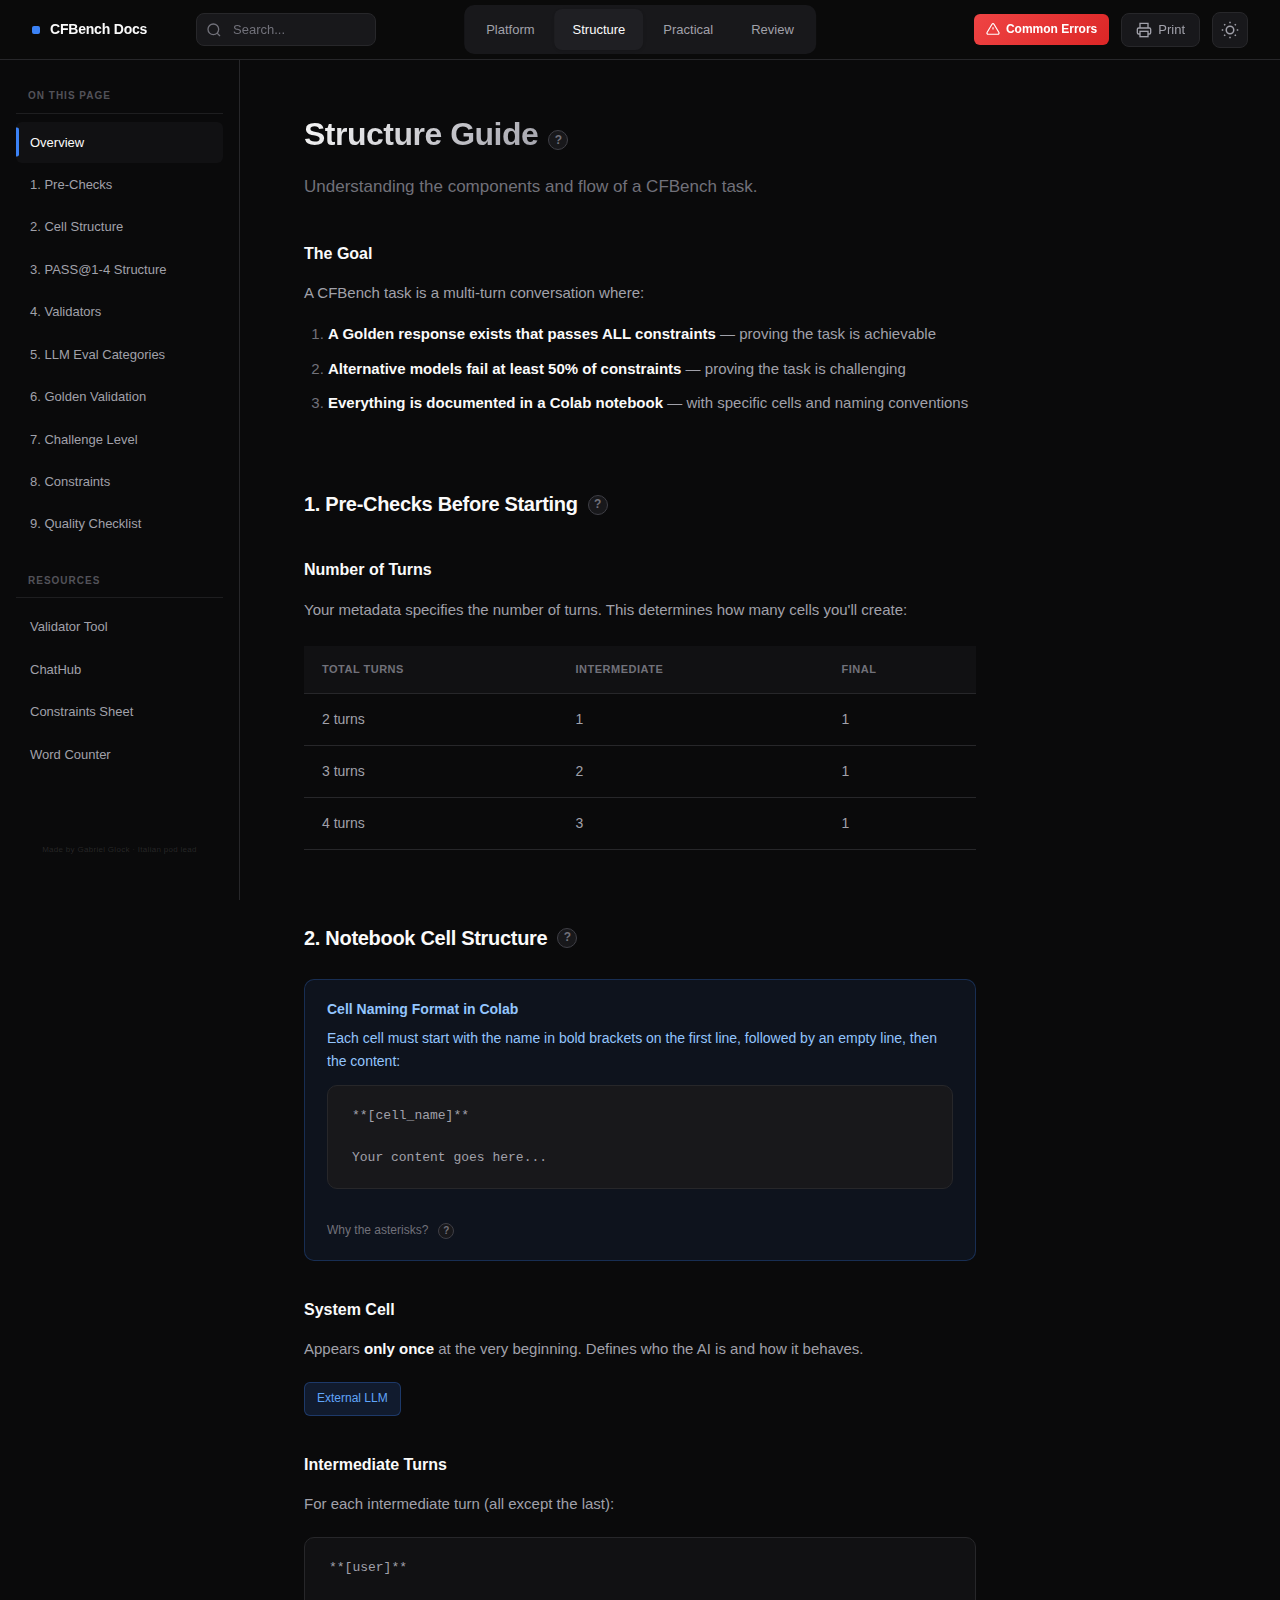
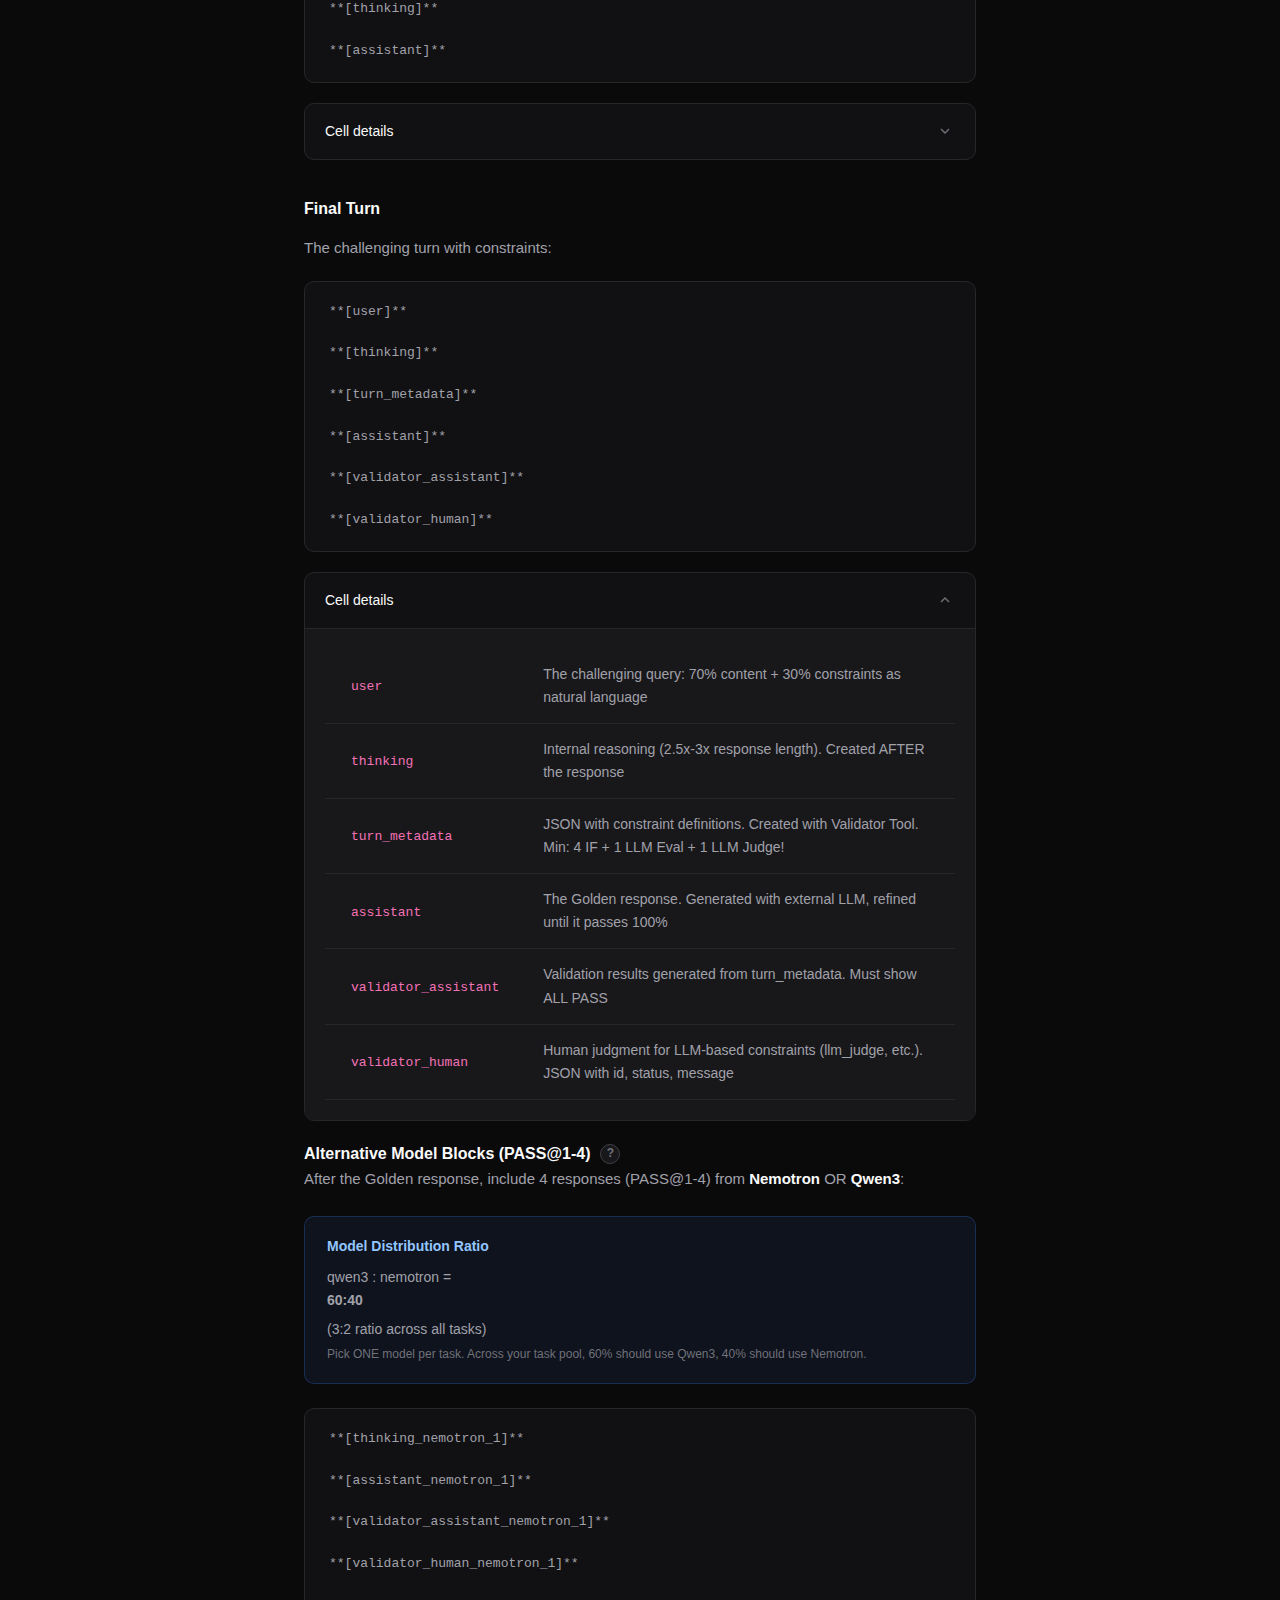
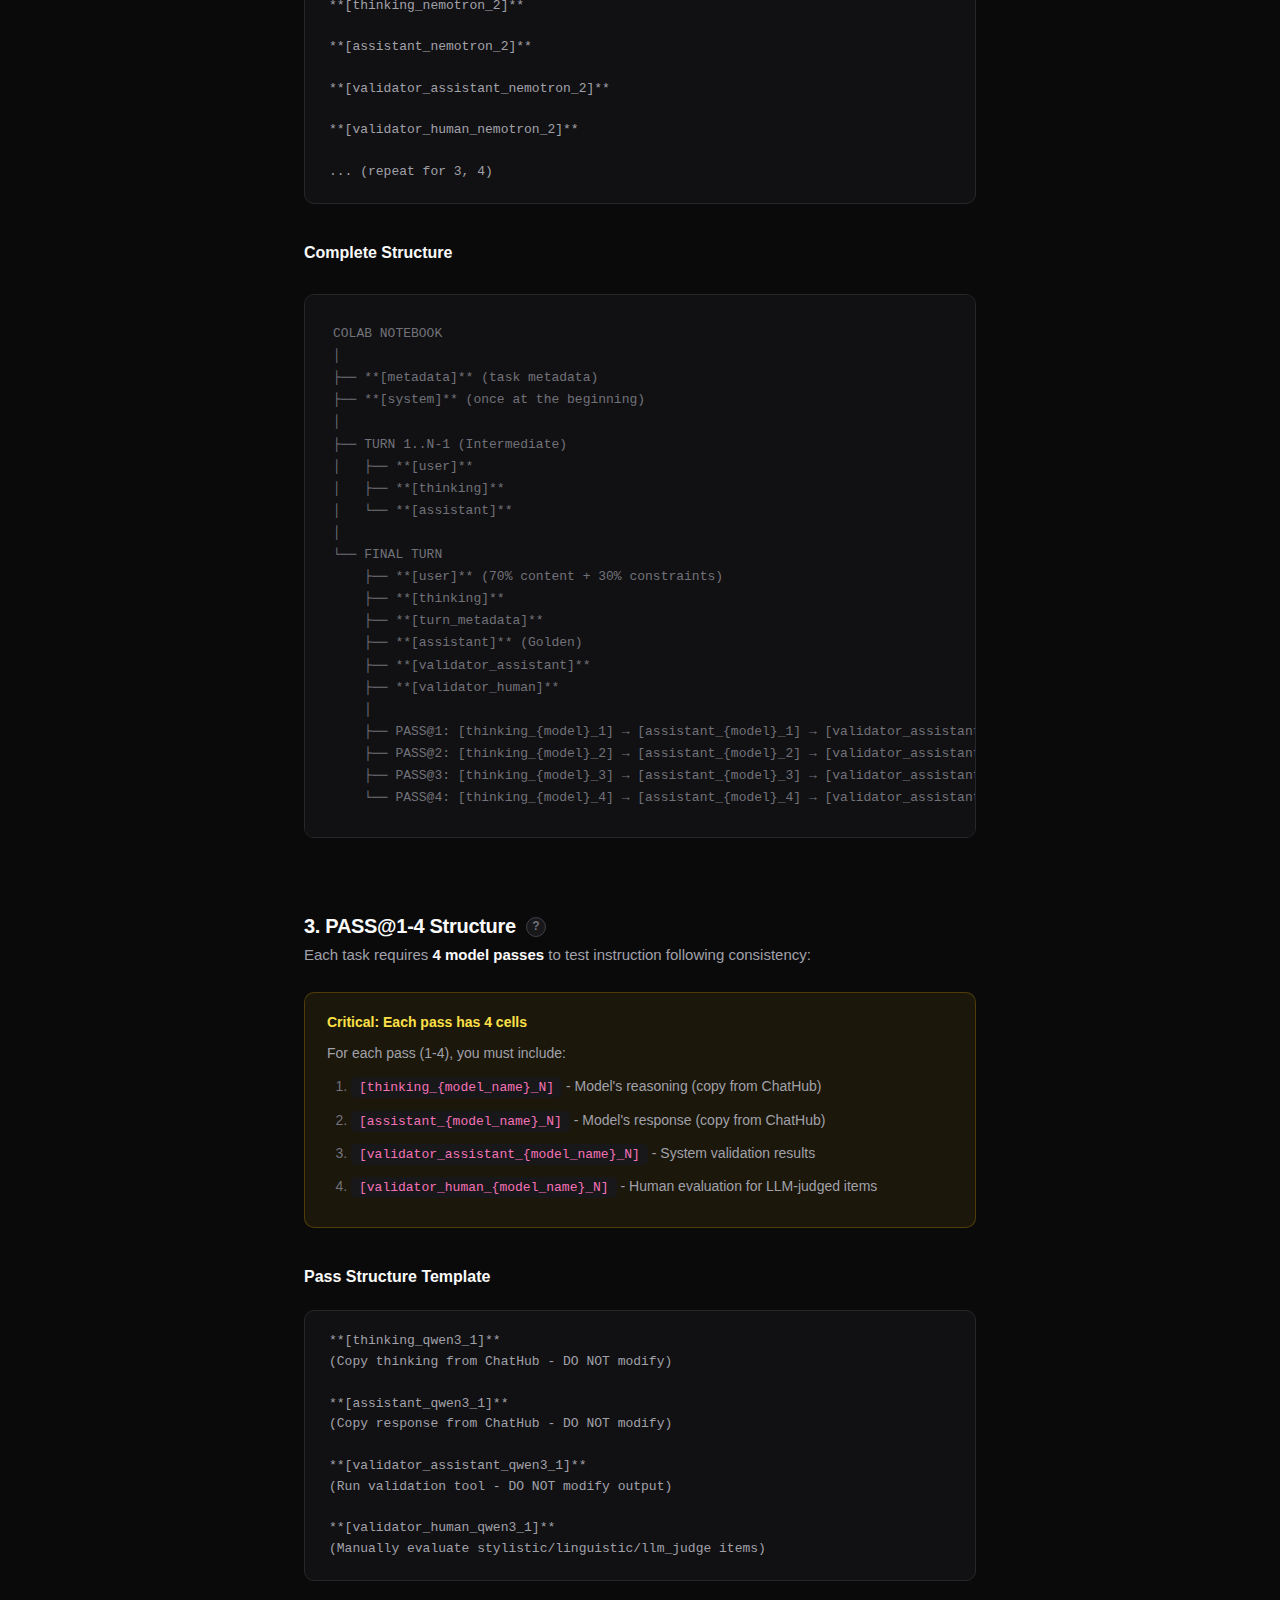
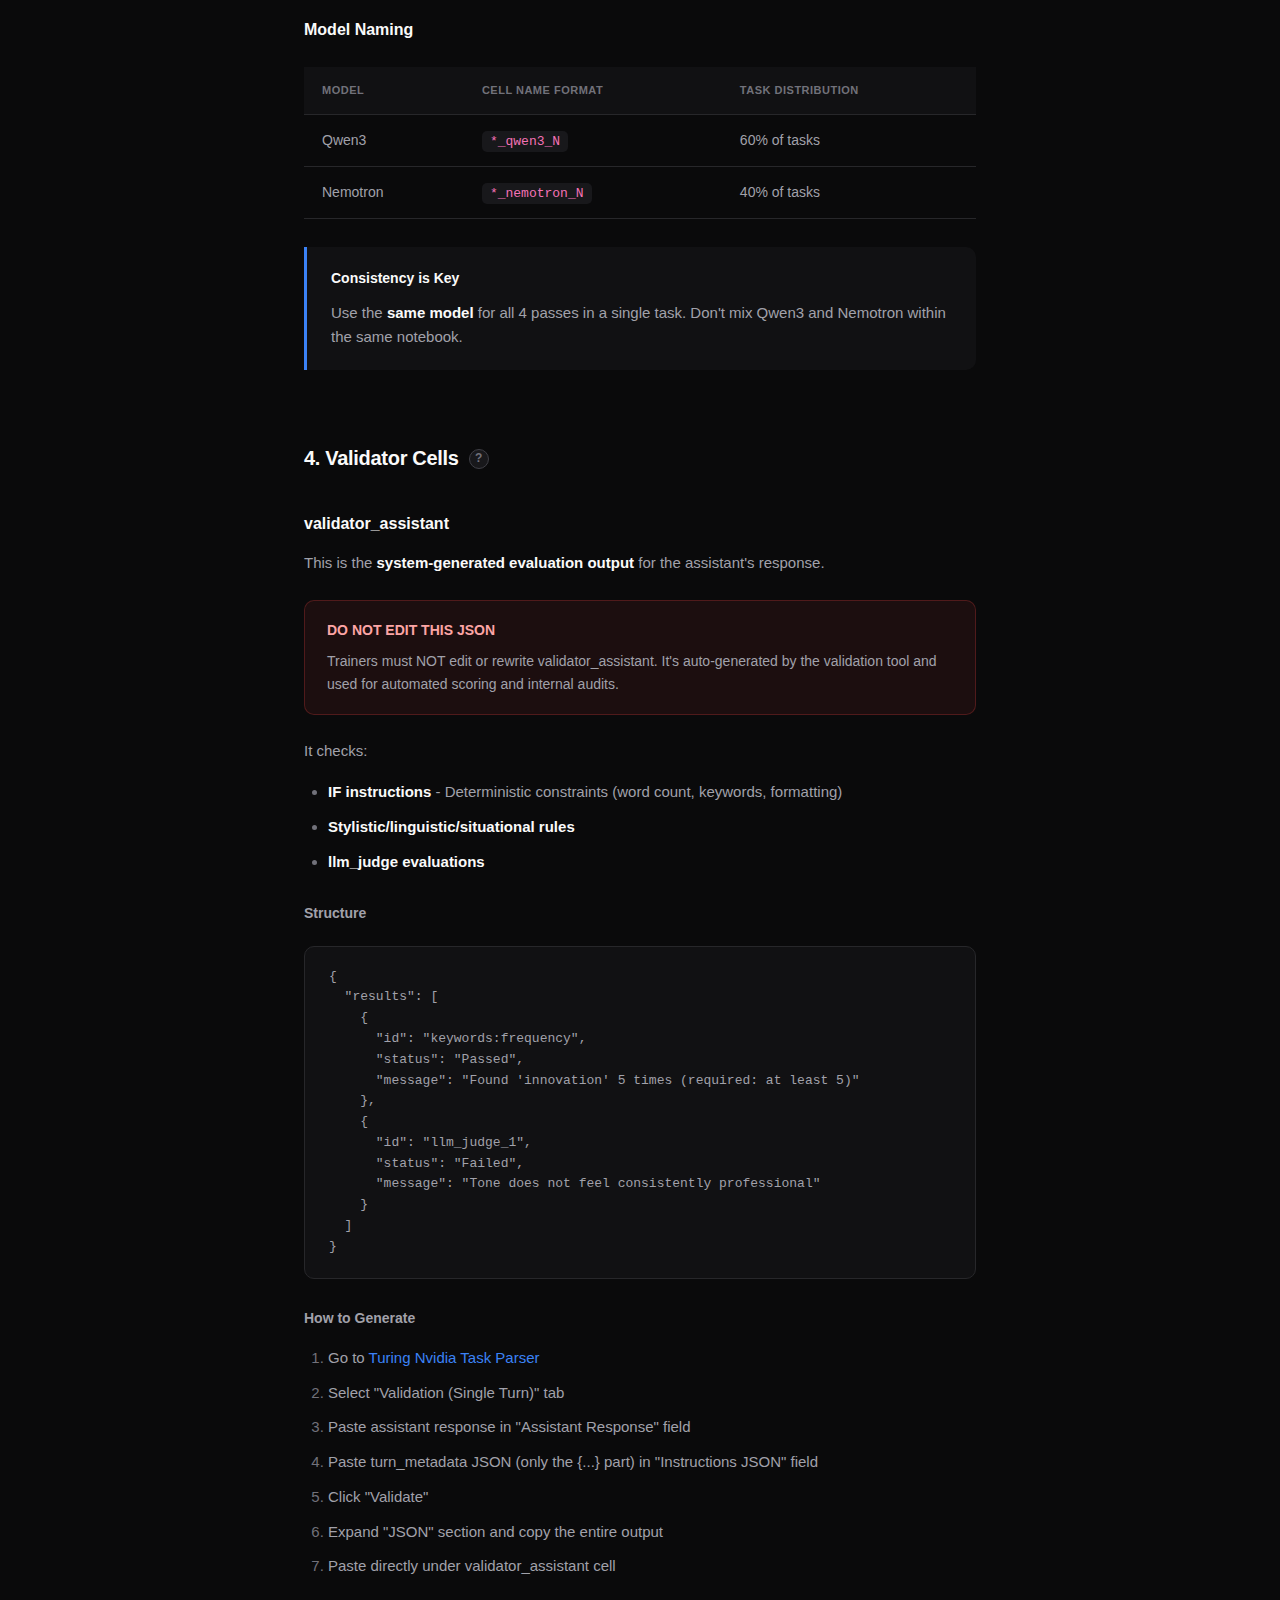
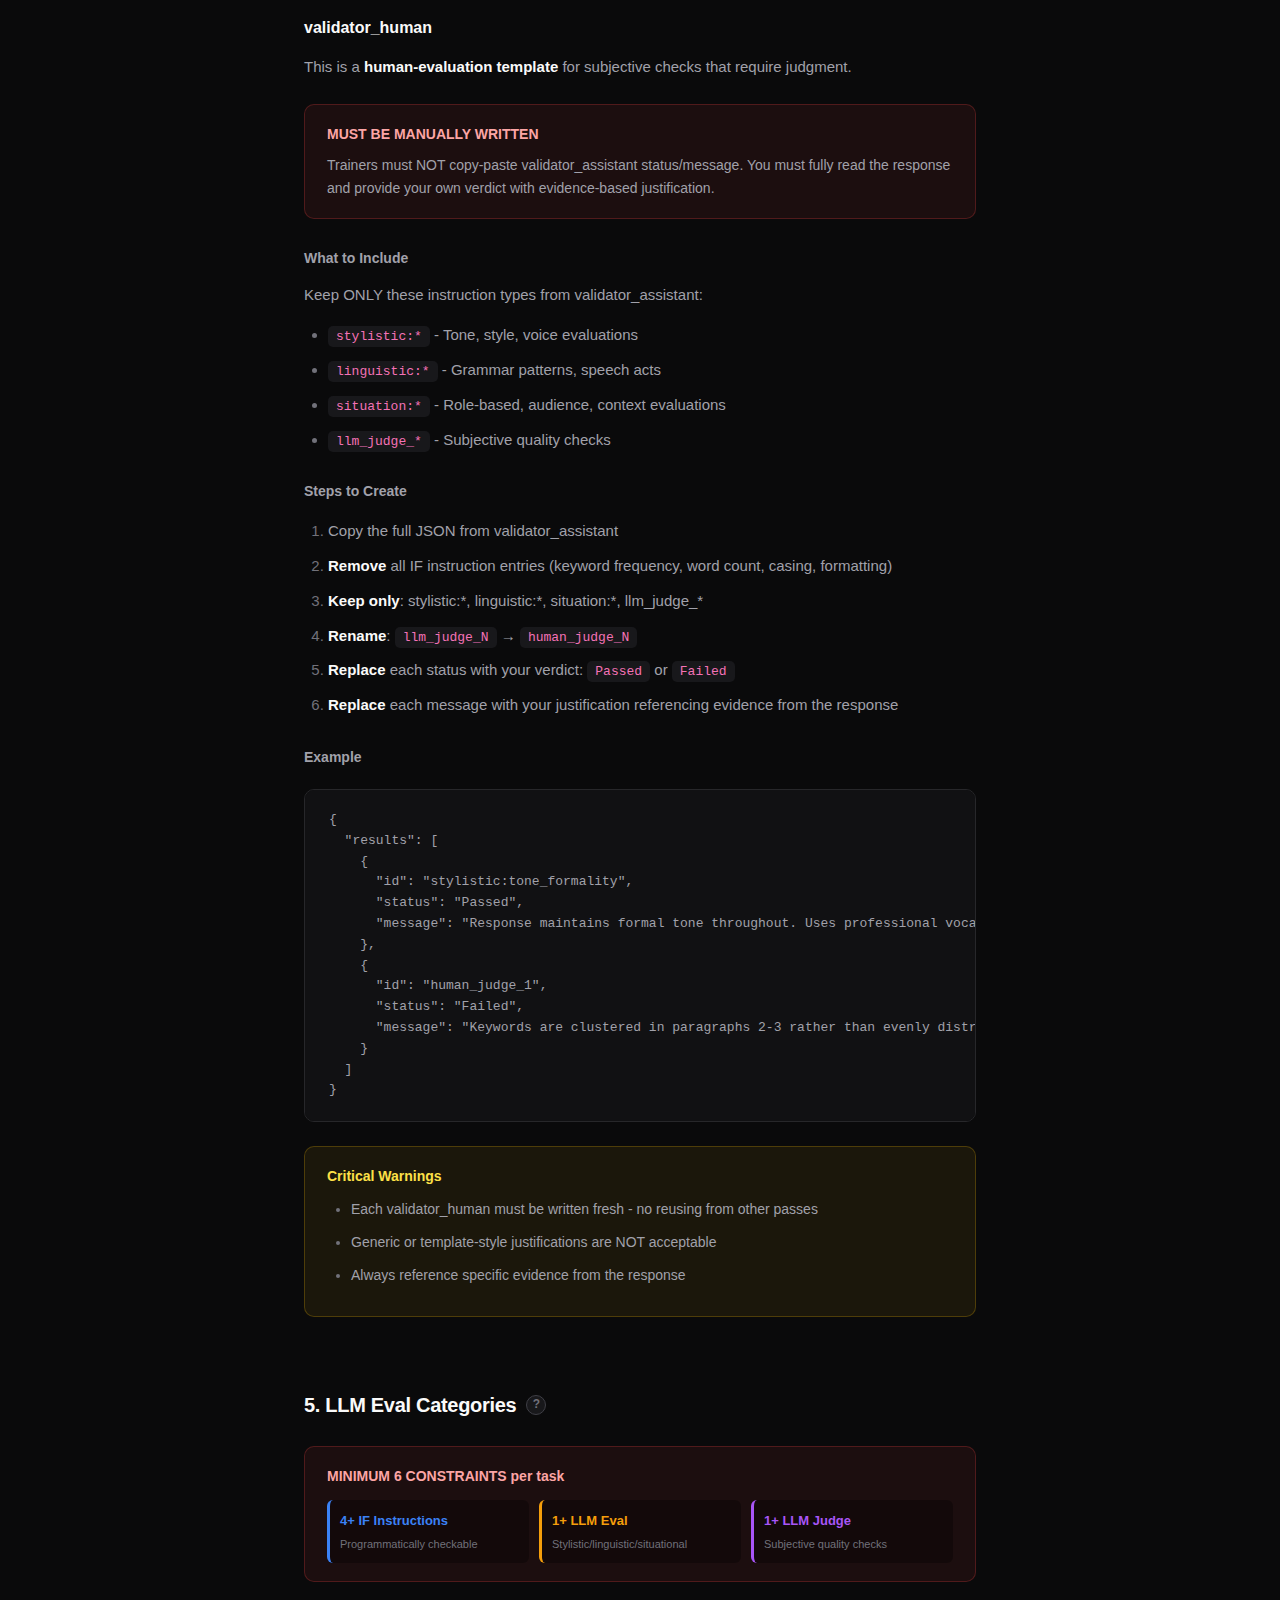
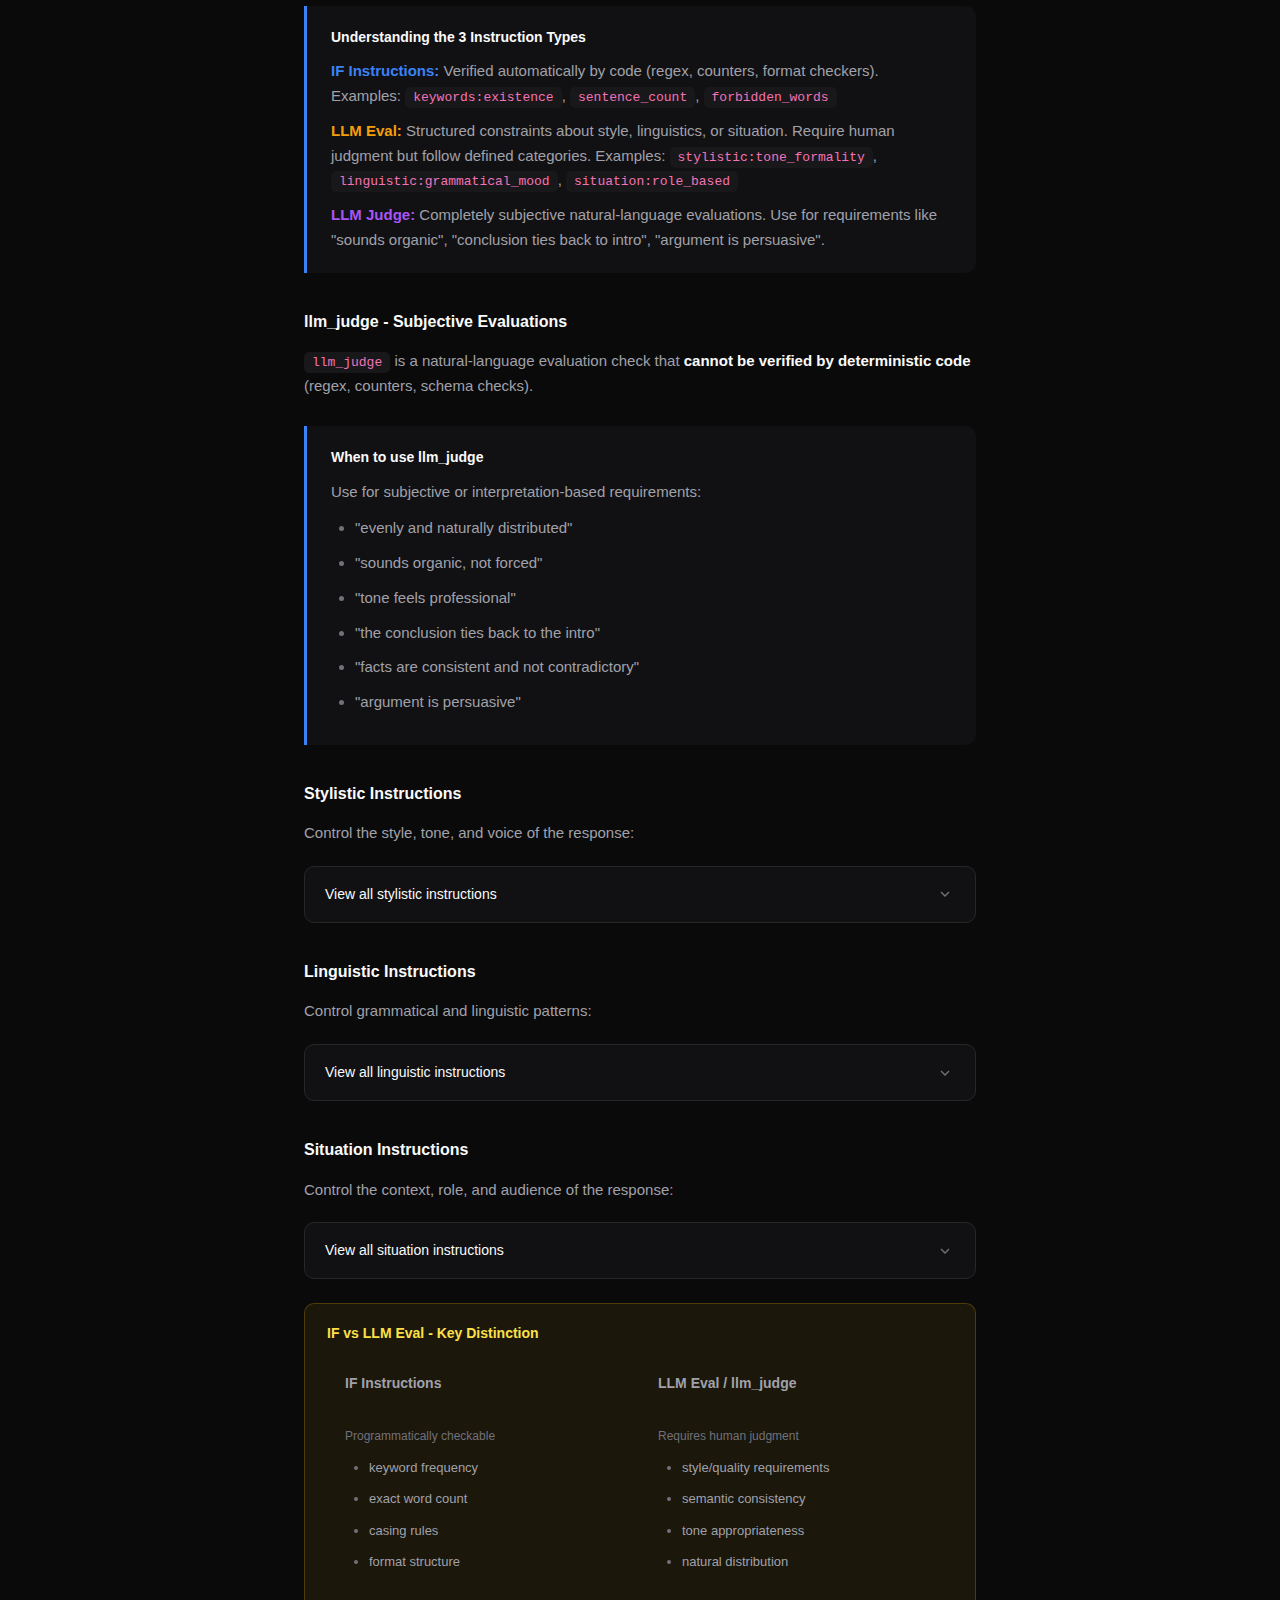
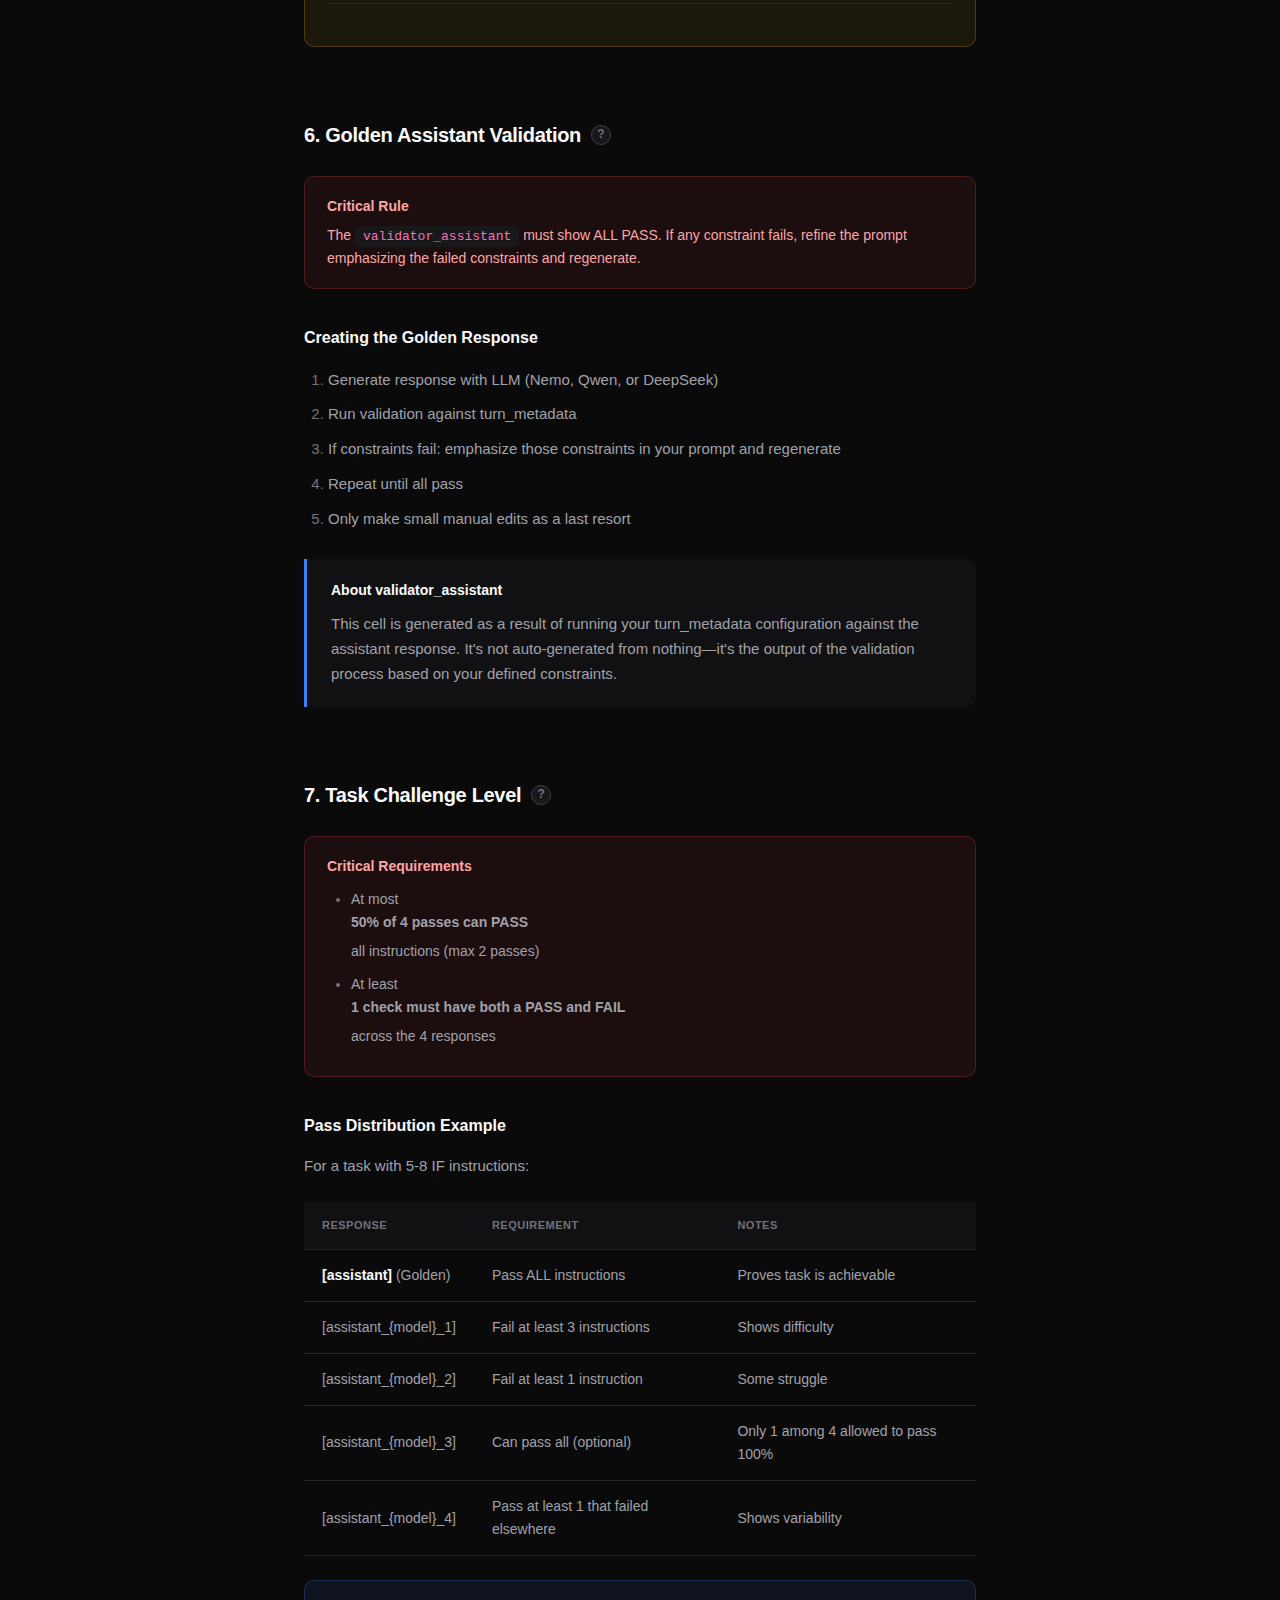
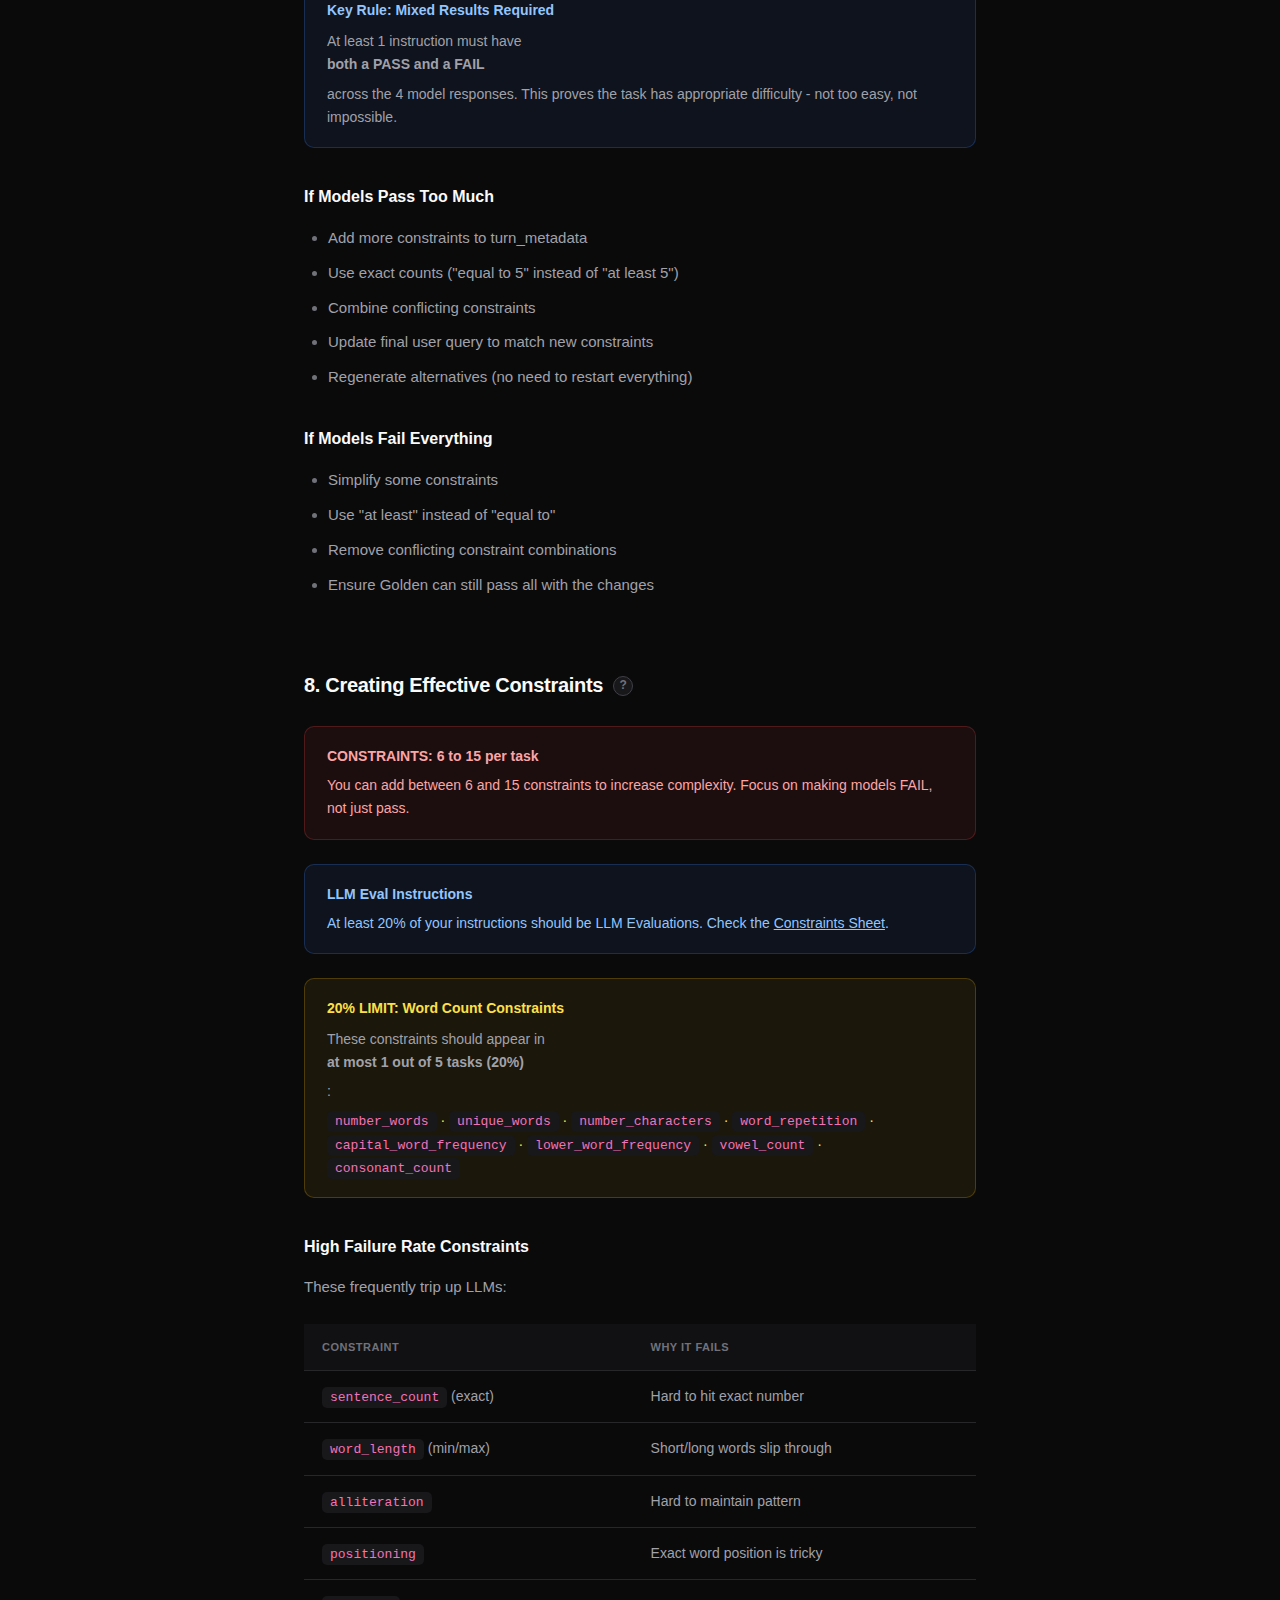
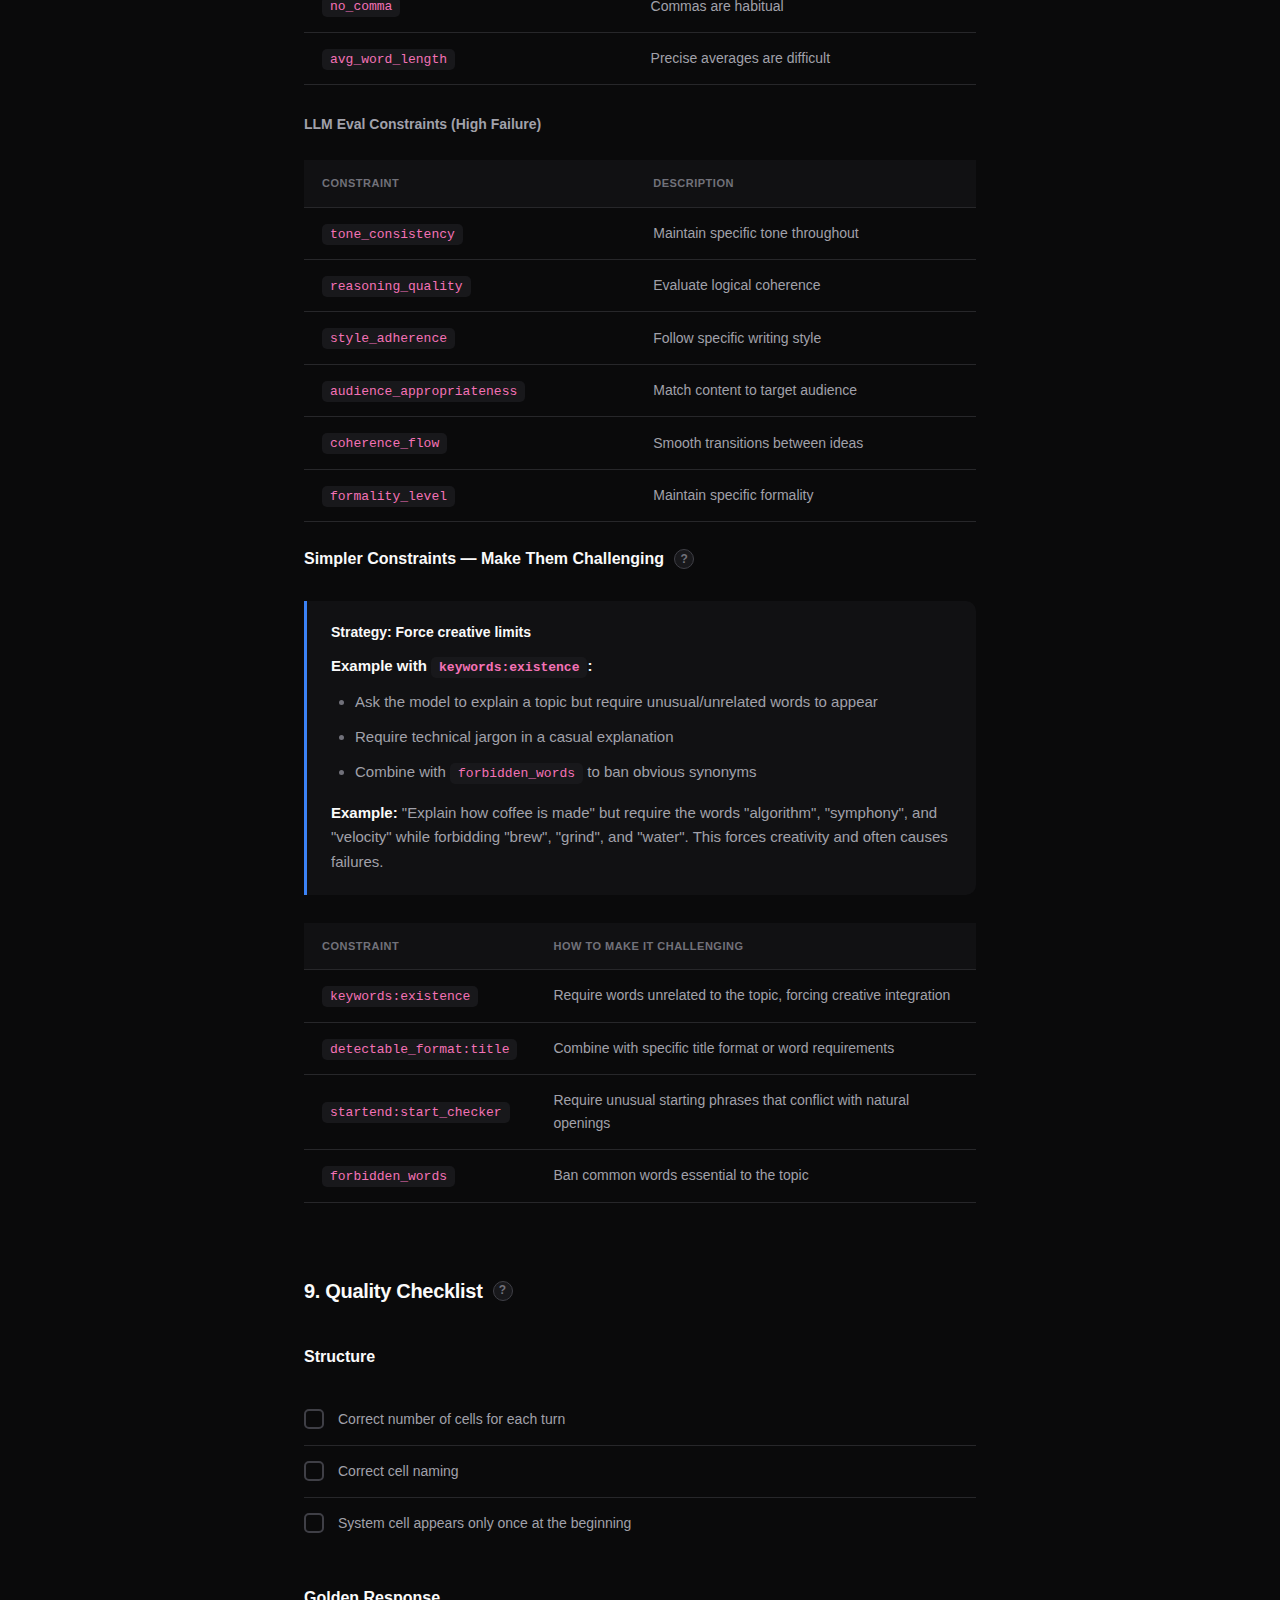
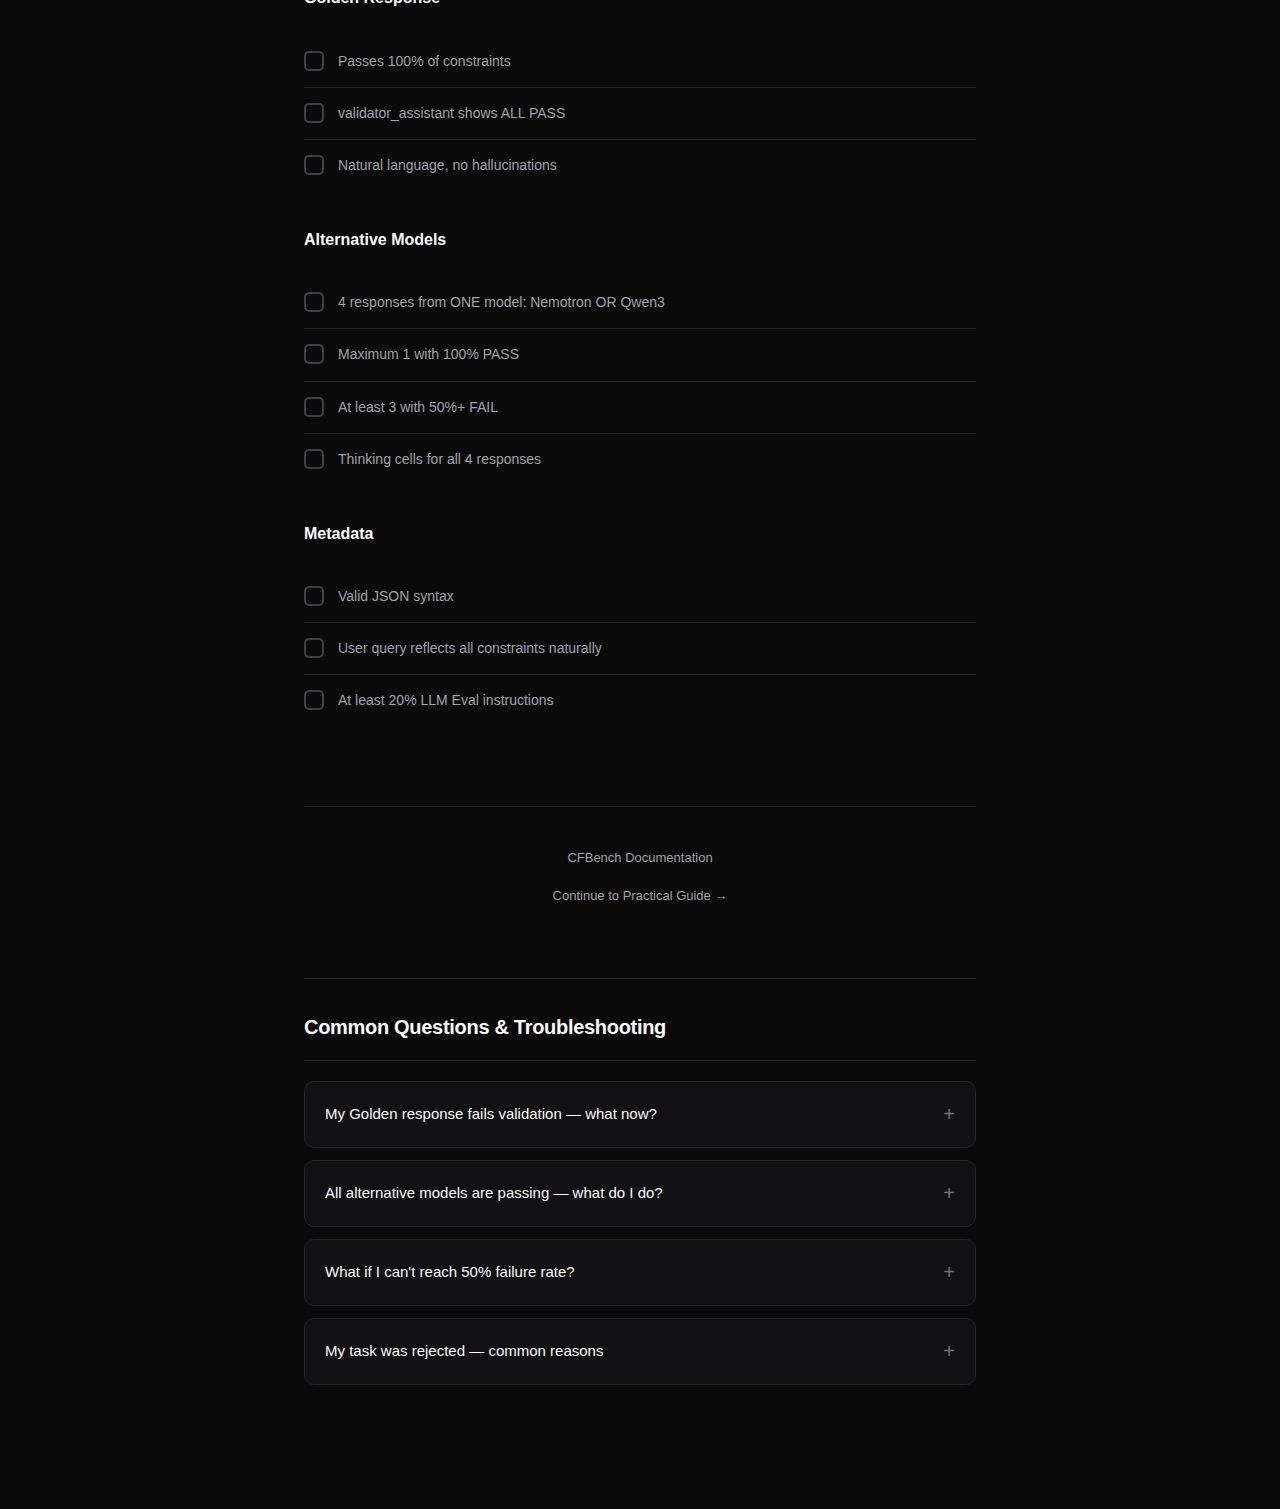
<file: pages/structure.html>
<!DOCTYPE html>
<html lang="en">
<head>
    <meta charset="UTF-8">
    <meta name="viewport" content="width=device-width, initial-scale=1.0">
    <title>CFBench - Structure Guide</title>
    <link rel="stylesheet" href="../css/styles.css">
</head>
<body>

<nav class="nav">
    <a href="../index.html" class="nav-brand">CFBench Docs</a>
    <div class="search-wrapper">
        <svg class="search-icon" viewBox="0 0 24 24" fill="none" stroke="currentColor" stroke-width="2"><circle cx="11" cy="11" r="8"/><path d="m21 21-4.35-4.35"/></svg>
        <input type="text" class="search-input" placeholder="Search..." id="searchInput">
        <div class="search-results" id="searchResults"></div>
    </div>
    <div class="nav-links">
        <a href="platform.html" class="nav-link">Platform</a>
        <a href="structure.html" class="nav-link active">Structure</a>
        <a href="practical.html" class="nav-link">Practical</a>
        <a href="review.html" class="nav-link">Review</a>
    </div>
    <div class="nav-actions">
        <a href="how-to-task.html" class="help-link" title="Common mistakes to avoid">
            <svg viewBox="0 0 24 24" width="14" height="14" fill="none" stroke="currentColor" stroke-width="2"><path d="M10.29 3.86L1.82 18a2 2 0 0 0 1.71 3h16.94a2 2 0 0 0 1.71-3L13.71 3.86a2 2 0 0 0-3.42 0z"/><line x1="12" y1="9" x2="12" y2="13"/><line x1="12" y1="17" x2="12.01" y2="17"/></svg>
            Common Errors
        </a>
        <button class="print-btn" onclick="window.print()">
            <svg viewBox="0 0 24 24" fill="none" stroke="currentColor" stroke-width="2"><path d="M6 9V2h12v7"/><path d="M6 18H4a2 2 0 0 1-2-2v-5a2 2 0 0 1 2-2h16a2 2 0 0 1 2 2v5a2 2 0 0 1-2 2h-2"/><rect x="6" y="14" width="12" height="8"/></svg>
            Print
        </button>
        <button class="theme-toggle" onclick="toggleTheme()" title="Toggle theme">
            <svg id="sunIcon" viewBox="0 0 24 24" fill="none" stroke="currentColor" stroke-width="2"><circle cx="12" cy="12" r="5"/><path d="M12 1v2M12 21v2M4.22 4.22l1.42 1.42M18.36 18.36l1.42 1.42M1 12h2M21 12h2M4.22 19.78l1.42-1.42M18.36 5.64l1.42-1.42"/></svg>
            <svg id="moonIcon" viewBox="0 0 24 24" fill="none" stroke="currentColor" stroke-width="2" style="display:none;"><path d="M21 12.79A9 9 0 1 1 11.21 3 7 7 0 0 0 21 12.79z"/></svg>
        </button>
    </div>
</nav>

<div class="layout">
    <aside class="sidebar">
        <div class="sidebar-section">
            <div class="sidebar-label">On this page</div>
            <nav class="sidebar-nav">
                <a href="#overview" class="sidebar-link active">Overview</a>
                <a href="#pre-checks" class="sidebar-link">1. Pre-Checks</a>
                <a href="#cell-structure" class="sidebar-link">2. Cell Structure</a>
                <a href="#pass-structure" class="sidebar-link">3. PASS@1-4 Structure</a>
                <a href="#validators" class="sidebar-link">4. Validators</a>
                <a href="#llm-eval" class="sidebar-link">5. LLM Eval Categories</a>
                <a href="#golden-validation" class="sidebar-link">6. Golden Validation</a>
                <a href="#failure-rule" class="sidebar-link">7. Challenge Level</a>
                <a href="#constraints" class="sidebar-link">8. Constraints</a>
                <a href="#checklist" class="sidebar-link">9. Quality Checklist</a>
            </nav>
        </div>
        <div class="sidebar-section">
            <div class="sidebar-label">Resources</div>
            <nav class="sidebar-nav">
                <a href="https://multi-lang-nvidia.streamlit.app/" target="_blank" class="sidebar-link">Validator Tool</a>
                <a href="https://chathub.turing.com/" target="_blank" class="sidebar-link">ChatHub</a>
                <a href="https://docs.google.com/spreadsheets/d/1WRa_83_uvk5pBfDdnFTMMiIsDEVMkU2d_r53Oot4Wh8" target="_blank" class="sidebar-link">Constraints Sheet</a>
                <a href="word_count.html" class="sidebar-link">Word Counter</a>
            </nav>
        </div>
        <p style="font-size: 8px; color: rgba(128,128,128,0.25); text-align: center; margin-top: auto; padding-top: 20px; letter-spacing: 0.3px;">Made by Gabriel Glock · Italian pod lead</p>
    </aside>

    <main class="main">

        <!-- Overview -->
        <section class="section" id="overview">
            <div class="help-wrapper">
                <h1>Structure Guide</h1>
                <span class="help-bubble" onclick="toggleHelp(this)">?</span>
                <div class="help-popup">
                    <div class="help-popup-header">
                        <span class="help-popup-title">About this guide</span>
                        <button class="help-popup-close" onclick="closeHelp(this)">✕</button>
                    </div>
                    <div class="help-popup-content">
                        <p>This guide explains the <strong>structure</strong> of a CFBench notebook: what each cell represents, why it exists, and how they connect.</p>
                        <p>For step-by-step creation instructions, see the <a href="practical.html">Practical Guide</a>.</p>
                    </div>
                </div>
            </div>
            <p class="subtitle">Understanding the components and flow of a CFBench task.</p>

            <h3>The Goal</h3>
            <p>A CFBench task is a multi-turn conversation where:</p>
            <ol>
                <li><strong>A Golden response exists that passes ALL constraints</strong> — proving the task is achievable</li>
                <li><strong>Alternative models fail at least 50% of constraints</strong> — proving the task is challenging</li>
                <li><strong>Everything is documented in a Colab notebook</strong> — with specific cells and naming conventions</li>
            </ol>
        </section>

        <!-- Pre-Checks -->
        <section class="section" id="pre-checks">
            <div class="help-wrapper">
                <h2 style="margin:0;padding:0;border:none;">1. Pre-Checks Before Starting</h2>
                <span class="help-bubble" onclick="toggleHelp(this)">?</span>
                <div class="help-popup">
                    <div class="help-popup-header">
                        <span class="help-popup-title">Why this matters</span>
                        <button class="help-popup-close" onclick="closeHelp(this)">✕</button>
                    </div>
                    <div class="help-popup-content">
                        <p>The number of turns determines the <strong>entire notebook structure</strong>. Changing this later means restructuring everything.</p>
                        <p>Five minutes of planning saves hours of rework.</p>
                    </div>
                </div>
            </div>

            <h3>Number of Turns</h3>
            <p>Your metadata specifies the number of turns. This determines how many cells you'll create:</p>

            <table>
                <thead>
                    <tr>
                        <th>Total Turns</th>
                        <th>Intermediate</th>
                        <th>Final</th>
                    </tr>
                </thead>
                <tbody>
                    <tr><td>2 turns</td><td>1</td><td>1</td></tr>
                    <tr><td>3 turns</td><td>2</td><td>1</td></tr>
                    <tr><td>4 turns</td><td>3</td><td>1</td></tr>
                </tbody>
            </table>
        </section>

        <!-- Cell Structure -->
        <section class="section" id="cell-structure">
            <div class="help-wrapper">
                <h2 style="margin:0;padding:0;border:none;">2. Notebook Cell Structure</h2>
                <span class="help-bubble" onclick="toggleHelp(this)">?</span>
                <div class="help-popup">
                    <div class="help-popup-header">
                        <span class="help-popup-title">Why structure matters</span>
                        <button class="help-popup-close" onclick="closeHelp(this)">✕</button>
                    </div>
                    <div class="help-popup-content">
                        <p>The validation pipeline reads cells <strong>by name</strong>. Wrong names or wrong order means broken validation and rejected tasks.</p>
                    </div>
                </div>
            </div>

            <div class="alert alert-info">
                <strong>Cell Naming Format in Colab</strong>
                Each cell must start with the name in bold brackets on the first line, followed by an empty line, then the content:
                <pre style="margin-top: 12px; background: var(--bg-tertiary);">**[cell_name]**

Your content goes here...</pre>
                <div class="help-wrapper" style="margin-top: 12px;">
                    <span style="font-size: 12px; color: var(--text-muted);">Why the asterisks?</span>
                    <span class="help-bubble" onclick="toggleHelp(this)" style="width: 16px; height: 16px; font-size: 10px;">?</span>
                    <div class="help-popup">
                        <div class="help-popup-header">
                            <span class="help-popup-title">Note</span>
                            <button class="help-popup-close" onclick="closeHelp(this)">✕</button>
                        </div>
                        <div class="help-popup-content">
                            <p>The double asterisks <code>**</code> are Markdown syntax for <strong>bold text</strong>.</p>
                            <p>Colab uses Markdown formatting, so <code>**[system]**</code> renders as bold <strong>[system]</strong> in the notebook.</p>
                            <p>This formatting is required for the validation pipeline to correctly identify cell names.</p>
                        </div>
                    </div>
                </div>
            </div>

            <h3>System Cell</h3>
            <p>Appears <strong>only once</strong> at the very beginning. Defines who the AI is and how it behaves.</p>
            <div class="tools">
                <span class="tool primary">External LLM</span>
            </div>

            <h3>Intermediate Turns</h3>
            <p>For each intermediate turn (all except the last):</p>
            <pre>**[user]**

**[thinking]**

**[assistant]**</pre>

            <div class="dropdown">
                <div class="dropdown-header" onclick="toggleDropdown(this)">
                    <span>Cell details</span>
                    <span class="dropdown-icon"><svg viewBox="0 0 24 24" fill="none" stroke="currentColor" stroke-width="2"><path d="M6 9l6 6 6-6"/></svg></span>
                </div>
                <div class="dropdown-content">
                    <div class="dropdown-inner">
                        <table>
                            <tr>
                                <td><code>user</code></td>
                                <td>Simple queries for building conversation context</td>
                            </tr>
                            <tr>
                                <td><code>thinking</code></td>
                                <td>Internal reasoning. Created AFTER the response using external LLM</td>
                            </tr>
                            <tr>
                                <td><code>assistant</code></td>
                                <td>The AI's response</td>
                            </tr>
                        </table>
                    </div>
                </div>
            </div>

            <h3>Final Turn</h3>
            <p>The challenging turn with constraints:</p>
            <pre>**[user]**

**[thinking]**

**[turn_metadata]**

**[assistant]**

**[validator_assistant]**

**[validator_human]**</pre>

            <div class="dropdown open">
                <div class="dropdown-header" onclick="toggleDropdown(this)">
                    <span>Cell details</span>
                    <span class="dropdown-icon"><svg viewBox="0 0 24 24" fill="none" stroke="currentColor" stroke-width="2"><path d="M6 9l6 6 6-6"/></svg></span>
                </div>
                <div class="dropdown-content">
                    <div class="dropdown-inner">
                        <table>
                            <tr>
                                <td><code>user</code></td>
                                <td>The challenging query: 70% content + 30% constraints as natural language</td>
                            </tr>
                            <tr>
                                <td><code>thinking</code></td>
                                <td>Internal reasoning (2.5x-3x response length). Created AFTER the response</td>
                            </tr>
                            <tr>
                                <td><code>turn_metadata</code></td>
                                <td>JSON with constraint definitions. Created with Validator Tool. Min: 4 IF + 1 LLM Eval + 1 LLM Judge!</td>
                            </tr>
                            <tr>
                                <td><code>assistant</code></td>
                                <td>The Golden response. Generated with external LLM, refined until it passes 100%</td>
                            </tr>
                            <tr>
                                <td><code>validator_assistant</code></td>
                                <td>Validation results generated from turn_metadata. Must show ALL PASS</td>
                            </tr>
                            <tr>
                                <td><code>validator_human</code></td>
                                <td>Human judgment for LLM-based constraints (llm_judge, etc.). JSON with id, status, message</td>
                            </tr>
                        </table>
                    </div>
                </div>
            </div>

            <div class="help-wrapper">
                <h3 style="margin:0;">Alternative Model Blocks (PASS@1-4)</h3>
                <span class="help-bubble" onclick="toggleHelp(this)">?</span>
                <div class="help-popup">
                    <div class="help-popup-header">
                        <span class="help-popup-title">Purpose</span>
                        <button class="help-popup-close" onclick="closeHelp(this)">✕</button>
                    </div>
                    <div class="help-popup-content">
                        <p>These prove the task is <strong>challenging</strong>. Real LLMs should struggle with the constraints.</p>
                        <p><strong>Responses:</strong> Generate using ChatHub</p>
                        <p><strong>Thinking:</strong> Copy directly from ChatHub's thinking output (NOT fabricated!)</p>
                        <p><strong>Editing:</strong> Do NOT edit responses!</p>
                    </div>
                </div>
            </div>
            <p>After the Golden response, include 4 responses (PASS@1-4) from <strong>Nemotron</strong> OR <strong>Qwen3</strong>:</p>

            <div class="alert alert-info">
                <strong>Model Distribution Ratio</strong>
                <p style="margin: 8px 0 0;">qwen3 : nemotron = <strong>60:40</strong> (3:2 ratio across all tasks)</p>
                <p style="margin: 4px 0 0; font-size: 12px; color: var(--text-muted);">Pick ONE model per task. Across your task pool, 60% should use Qwen3, 40% should use Nemotron.</p>
            </div>

            <pre>**[thinking_nemotron_1]**

**[assistant_nemotron_1]**

**[validator_assistant_nemotron_1]**

**[validator_human_nemotron_1]**

**[thinking_nemotron_2]**

**[assistant_nemotron_2]**

**[validator_assistant_nemotron_2]**

**[validator_human_nemotron_2]**

... (repeat for 3, 4)</pre>

            <h3>Complete Structure</h3>
            <div class="diagram">COLAB NOTEBOOK
│
├── **[metadata]** (task metadata)
├── **[system]** (once at the beginning)
│
├── TURN 1..N-1 (Intermediate)
│   ├── **[user]**
│   ├── **[thinking]**
│   └── **[assistant]**
│
└── FINAL TURN
    ├── **[user]** (70% content + 30% constraints)
    ├── **[thinking]**
    ├── **[turn_metadata]**
    ├── **[assistant]** (Golden)
    ├── **[validator_assistant]**
    ├── **[validator_human]**
    │
    ├── PASS@1: [thinking_{model}_1] → [assistant_{model}_1] → [validator_assistant_{model}_1] → [validator_human_{model}_1]
    ├── PASS@2: [thinking_{model}_2] → [assistant_{model}_2] → [validator_assistant_{model}_2] → [validator_human_{model}_2]
    ├── PASS@3: [thinking_{model}_3] → [assistant_{model}_3] → [validator_assistant_{model}_3] → [validator_human_{model}_3]
    └── PASS@4: [thinking_{model}_4] → [assistant_{model}_4] → [validator_assistant_{model}_4] → [validator_human_{model}_4]</div>
        </section>

        <!-- PASS@1-4 Structure -->
        <section class="section" id="pass-structure">
            <div class="help-wrapper">
                <h2 style="margin:0;padding:0;border:none;">3. PASS@1-4 Structure</h2>
                <span class="help-bubble" onclick="toggleHelp(this)">?</span>
                <div class="help-popup">
                    <div class="help-popup-header">
                        <span class="help-popup-title">What is PASS@1-4?</span>
                        <button class="help-popup-close" onclick="closeHelp(this)">✕</button>
                    </div>
                    <div class="help-popup-content">
                        <p>PASS@1-4 represents 4 independent attempts by a model to solve the task. Each pass is generated separately in ChatHub.</p>
                        <p>This tests consistency: a good benchmark task should see varied results across passes.</p>
                    </div>
                </div>
            </div>

            <p>Each task requires <strong>4 model passes</strong> to test instruction following consistency:</p>

            <div class="alert alert-warning">
                <strong>Critical: Each pass has 4 cells</strong>
                <p style="margin: 8px 0 0;">For each pass (1-4), you must include:</p>
                <ol style="margin: 8px 0 0;">
                    <li><code>[thinking_{model_name}_N]</code> - Model's reasoning (copy from ChatHub)</li>
                    <li><code>[assistant_{model_name}_N]</code> - Model's response (copy from ChatHub)</li>
                    <li><code>[validator_assistant_{model_name}_N]</code> - System validation results</li>
                    <li><code>[validator_human_{model_name}_N]</code> - Human evaluation for LLM-judged items</li>
                </ol>
            </div>

            <h3>Pass Structure Template</h3>
            <pre>**[thinking_qwen3_1]**
(Copy thinking from ChatHub - DO NOT modify)

**[assistant_qwen3_1]**
(Copy response from ChatHub - DO NOT modify)

**[validator_assistant_qwen3_1]**
(Run validation tool - DO NOT modify output)

**[validator_human_qwen3_1]**
(Manually evaluate stylistic/linguistic/llm_judge items)</pre>

            <h3>Model Naming</h3>
            <table>
                <thead>
                    <tr>
                        <th>Model</th>
                        <th>Cell Name Format</th>
                        <th>Task Distribution</th>
                    </tr>
                </thead>
                <tbody>
                    <tr>
                        <td>Qwen3</td>
                        <td><code>*_qwen3_N</code></td>
                        <td>60% of tasks</td>
                    </tr>
                    <tr>
                        <td>Nemotron</td>
                        <td><code>*_nemotron_N</code></td>
                        <td>40% of tasks</td>
                    </tr>
                </tbody>
            </table>

            <div class="tip">
                <div class="tip-title">Consistency is Key</div>
                <p>Use the <strong>same model</strong> for all 4 passes in a single task. Don't mix Qwen3 and Nemotron within the same notebook.</p>
            </div>
        </section>

        <!-- Validators -->
        <section class="section" id="validators">
            <div class="help-wrapper">
                <h2 style="margin:0;padding:0;border:none;">4. Validator Cells</h2>
                <span class="help-bubble" onclick="toggleHelp(this)">?</span>
                <div class="help-popup">
                    <div class="help-popup-header">
                        <span class="help-popup-title">Two types of validation</span>
                        <button class="help-popup-close" onclick="closeHelp(this)">✕</button>
                    </div>
                    <div class="help-popup-content">
                        <p><strong>validator_assistant</strong> = Machine-generated, checks programmatic constraints</p>
                        <p><strong>validator_human</strong> = Human-written, evaluates subjective/stylistic elements</p>
                    </div>
                </div>
            </div>

            <h3>validator_assistant</h3>
            <p>This is the <strong>system-generated evaluation output</strong> for the assistant's response.</p>

            <div class="alert alert-danger">
                <strong>DO NOT EDIT THIS JSON</strong>
                <p style="margin: 8px 0 0;">Trainers must NOT edit or rewrite validator_assistant. It's auto-generated by the validation tool and used for automated scoring and internal audits.</p>
            </div>

            <p>It checks:</p>
            <ul>
                <li><strong>IF instructions</strong> - Deterministic constraints (word count, keywords, formatting)</li>
                <li><strong>Stylistic/linguistic/situational rules</strong></li>
                <li><strong>llm_judge evaluations</strong></li>
            </ul>

            <h4>Structure</h4>
            <pre>{
  "results": [
    {
      "id": "keywords:frequency",
      "status": "Passed",
      "message": "Found 'innovation' 5 times (required: at least 5)"
    },
    {
      "id": "llm_judge_1",
      "status": "Failed",
      "message": "Tone does not feel consistently professional"
    }
  ]
}</pre>

            <h4>How to Generate</h4>
            <ol>
                <li>Go to <a href="https://multi-lang-nvidia.streamlit.app/" target="_blank">Turing Nvidia Task Parser</a></li>
                <li>Select "Validation (Single Turn)" tab</li>
                <li>Paste assistant response in "Assistant Response" field</li>
                <li>Paste turn_metadata JSON (only the {...} part) in "Instructions JSON" field</li>
                <li>Click "Validate"</li>
                <li>Expand "JSON" section and copy the entire output</li>
                <li>Paste directly under validator_assistant cell</li>
            </ol>

            <h3>validator_human</h3>
            <p>This is a <strong>human-evaluation template</strong> for subjective checks that require judgment.</p>

            <div class="alert alert-danger">
                <strong>MUST BE MANUALLY WRITTEN</strong>
                <p style="margin: 8px 0 0;">Trainers must NOT copy-paste validator_assistant status/message. You must fully read the response and provide your own verdict with evidence-based justification.</p>
            </div>

            <h4>What to Include</h4>
            <p>Keep ONLY these instruction types from validator_assistant:</p>
            <ul>
                <li><code>stylistic:*</code> - Tone, style, voice evaluations</li>
                <li><code>linguistic:*</code> - Grammar patterns, speech acts</li>
                <li><code>situation:*</code> - Role-based, audience, context evaluations</li>
                <li><code>llm_judge_*</code> - Subjective quality checks</li>
            </ul>

            <h4>Steps to Create</h4>
            <ol>
                <li>Copy the full JSON from validator_assistant</li>
                <li><strong>Remove</strong> all IF instruction entries (keyword frequency, word count, casing, formatting)</li>
                <li><strong>Keep only</strong>: stylistic:*, linguistic:*, situation:*, llm_judge_*</li>
                <li><strong>Rename</strong>: <code>llm_judge_N</code> → <code>human_judge_N</code></li>
                <li><strong>Replace</strong> each status with your verdict: <code>Passed</code> or <code>Failed</code></li>
                <li><strong>Replace</strong> each message with your justification referencing evidence from the response</li>
            </ol>

            <h4>Example</h4>
            <pre>{
  "results": [
    {
      "id": "stylistic:tone_formality",
      "status": "Passed",
      "message": "Response maintains formal tone throughout. Uses professional vocabulary like 'furthermore', 'consequently', and avoids contractions."
    },
    {
      "id": "human_judge_1",
      "status": "Failed",
      "message": "Keywords are clustered in paragraphs 2-3 rather than evenly distributed. First and last paragraphs contain none of the required terms."
    }
  ]
}</pre>

            <div class="alert alert-warning">
                <strong>Critical Warnings</strong>
                <ul style="margin: 8px 0 0;">
                    <li>Each validator_human must be written fresh - no reusing from other passes</li>
                    <li>Generic or template-style justifications are NOT acceptable</li>
                    <li>Always reference specific evidence from the response</li>
                </ul>
            </div>
        </section>

        <!-- LLM Eval Categories -->
        <section class="section" id="llm-eval">
            <div class="help-wrapper">
                <h2 style="margin:0;padding:0;border:none;">5. LLM Eval Categories</h2>
                <span class="help-bubble" onclick="toggleHelp(this)">?</span>
                <div class="help-popup">
                    <div class="help-popup-header">
                        <span class="help-popup-title">Two types of constraints</span>
                        <button class="help-popup-close" onclick="closeHelp(this)">✕</button>
                    </div>
                    <div class="help-popup-content">
                        <p><strong>IF instructions</strong> = Programmatically checkable (regex, counters, schema)</p>
                        <p><strong>LLM Eval / llm_judge</strong> = Requires human/LLM judgment (style, quality, semantics)</p>
                    </div>
                </div>
            </div>

            <div class="alert alert-danger">
                <strong>MINIMUM 6 CONSTRAINTS per task</strong>
                <div style="display: grid; grid-template-columns: repeat(3, 1fr); gap: 10px; margin-top: 12px;">
                    <div style="background: rgba(0,0,0,0.3); padding: 10px; border-radius: 6px; border-left: 3px solid #3b82f6;">
                        <div style="font-weight: 600; color: #3b82f6; font-size: 13px;">4+ IF Instructions</div>
                        <p style="font-size: 11px; color: var(--text-muted); margin: 4px 0 0;">Programmatically checkable</p>
                    </div>
                    <div style="background: rgba(0,0,0,0.3); padding: 10px; border-radius: 6px; border-left: 3px solid #f59e0b;">
                        <div style="font-weight: 600; color: #f59e0b; font-size: 13px;">1+ LLM Eval</div>
                        <p style="font-size: 11px; color: var(--text-muted); margin: 4px 0 0;">Stylistic/linguistic/situational</p>
                    </div>
                    <div style="background: rgba(0,0,0,0.3); padding: 10px; border-radius: 6px; border-left: 3px solid #a855f7;">
                        <div style="font-weight: 600; color: #a855f7; font-size: 13px;">1+ LLM Judge</div>
                        <p style="font-size: 11px; color: var(--text-muted); margin: 4px 0 0;">Subjective quality checks</p>
                    </div>
                </div>
            </div>

            <div class="tip" style="margin-top: 16px;">
                <div class="tip-title">Understanding the 3 Instruction Types</div>
                <p><strong style="color: #3b82f6;">IF Instructions:</strong> Verified automatically by code (regex, counters, format checkers). Examples: <code>keywords:existence</code>, <code>sentence_count</code>, <code>forbidden_words</code></p>
                <p style="margin-top: 10px;"><strong style="color: #f59e0b;">LLM Eval:</strong> Structured constraints about style, linguistics, or situation. Require human judgment but follow defined categories. Examples: <code>stylistic:tone_formality</code>, <code>linguistic:grammatical_mood</code>, <code>situation:role_based</code></p>
                <p style="margin-top: 10px;"><strong style="color: #a855f7;">LLM Judge:</strong> Completely subjective natural-language evaluations. Use for requirements like "sounds organic", "conclusion ties back to intro", "argument is persuasive".</p>
            </div>

            <h3>llm_judge - Subjective Evaluations</h3>
            <p><code>llm_judge</code> is a natural-language evaluation check that <strong>cannot be verified by deterministic code</strong> (regex, counters, schema checks).</p>

            <div class="tip">
                <div class="tip-title">When to use llm_judge</div>
                <p>Use for subjective or interpretation-based requirements:</p>
                <ul>
                    <li>"evenly and naturally distributed"</li>
                    <li>"sounds organic, not forced"</li>
                    <li>"tone feels professional"</li>
                    <li>"the conclusion ties back to the intro"</li>
                    <li>"facts are consistent and not contradictory"</li>
                    <li>"argument is persuasive"</li>
                </ul>
            </div>

            <h3>Stylistic Instructions</h3>
            <p>Control the style, tone, and voice of the response:</p>

            <div class="dropdown">
                <div class="dropdown-header" onclick="toggleDropdown(this)">
                    <span>View all stylistic instructions</span>
                    <span class="dropdown-icon"><svg viewBox="0 0 24 24" fill="none" stroke="currentColor" stroke-width="2"><path d="M6 9l6 6 6-6"/></svg></span>
                </div>
                <div class="dropdown-content">
                    <div class="dropdown-inner">
                        <table>
                            <tr><td><code>stylistic:tone_formality</code></td><td>formal, informal, neutral</td></tr>
                            <tr><td><code>stylistic:emotional_tone</code></td><td>positive, negative, neutral, motivational, empathetic, sarcastic, humorous</td></tr>
                            <tr><td><code>stylistic:politeness</code></td><td>polite, neutral, impolite</td></tr>
                            <tr><td><code>stylistic:literary_style</code></td><td>poetic, narrative, dramatic, persuasive, expository, journalistic</td></tr>
                            <tr><td><code>stylistic:sentence_tone_consistency</code></td><td>formal, informal, positive, negative, neutral</td></tr>
                            <tr><td><code>stylistic:voice</code></td><td>active, passive, mixed</td></tr>
                            <tr><td><code>stylistic:figurative_language</code></td><td>simile, metaphor, personification, hyperbole, idiom (with count)</td></tr>
                            <tr><td><code>stylistic:tone_transition</code></td><td>from_tone → to_tone at position (beginning/middle/end)</td></tr>
                            <tr><td><code>stylistic:emotive_adjectives</code></td><td>Count of emotional adjectives</td></tr>
                            <tr><td><code>stylistic:sensory_detail</code></td><td>visual, auditory, tactile, olfactory, gustatory (with count)</td></tr>
                            <tr><td><code>stylistic:rhythm_pattern</code></td><td>short, balanced, long sentences</td></tr>
                        </table>
                    </div>
                </div>
            </div>

            <h3>Linguistic Instructions</h3>
            <p>Control grammatical and linguistic patterns:</p>

            <div class="dropdown">
                <div class="dropdown-header" onclick="toggleDropdown(this)">
                    <span>View all linguistic instructions</span>
                    <span class="dropdown-icon"><svg viewBox="0 0 24 24" fill="none" stroke="currentColor" stroke-width="2"><path d="M6 9l6 6 6-6"/></svg></span>
                </div>
                <div class="dropdown-content">
                    <div class="dropdown-inner">
                        <table>
                            <tr><td><code>linguistic:pragmatic_context</code></td><td>formal_discourse, dialogue, dialect, sociolect, classical, policy_style</td></tr>
                            <tr><td><code>linguistic:speech_act</code></td><td>declarative, interrogative, imperative, exclamatory, conditional, suggestive</td></tr>
                            <tr><td><code>linguistic:syntactic_pattern</code></td><td>compound_sentence, complex_sentence, subordinate_clause, passive_construction, parallel_structure</td></tr>
                            <tr><td><code>linguistic:grammatical_mood</code></td><td>indicative, subjunctive, imperative, interrogative</td></tr>
                            <tr><td><code>linguistic:morphological_form</code></td><td>inflectional, derivational, compound, reduplicated</td></tr>
                            <tr><td><code>linguistic:phonological_pattern</code></td><td>alliteration, rhyme, rhythm, assonance, consonance</td></tr>
                            <tr><td><code>linguistic:sound_symbolism</code></td><td>Count of sound symbolic words</td></tr>
                        </table>
                    </div>
                </div>
            </div>

            <h3>Situation Instructions</h3>
            <p>Control the context, role, and audience of the response:</p>

            <div class="dropdown">
                <div class="dropdown-header" onclick="toggleDropdown(this)">
                    <span>View all situation instructions</span>
                    <span class="dropdown-icon"><svg viewBox="0 0 24 24" fill="none" stroke="currentColor" stroke-width="2"><path d="M6 9l6 6 6-6"/></svg></span>
                </div>
                <div class="dropdown-content">
                    <div class="dropdown-inner">
                        <table>
                            <tr><td><code>situation:role_based</code></td><td>teacher, doctor, lawyer, engineer, journalist, scientist, historian, politician, etc.</td></tr>
                            <tr><td><code>situation:task_specific</code></td><td>consultation, recommendation, instruction, analysis, diagnosis, debate, summary, etc.</td></tr>
                            <tr><td><code>situation:audience_alignment</code></td><td>children, students, experts, general_public, policymakers, professionals, etc.</td></tr>
                            <tr><td><code>situation:contextual_scenario</code></td><td>business_meeting, academic_lecture, courtroom, therapy_session, news_report, etc.</td></tr>
                            <tr><td><code>situation:perspective</code></td><td>first_person, second_person, third_person, mixed</td></tr>
                            <tr><td><code>situation:emotional_alignment</code></td><td>sympathetic, neutral, optimistic, serious, cautious, motivational, respectful</td></tr>
                            <tr><td><code>situation:cultural_context</code></td><td>western, eastern, global, local, specific_region (implicit/explicit)</td></tr>
                            <tr><td><code>situation:temporal_context</code></td><td>past, present, future, mixed</td></tr>
                            <tr><td><code>situation:environment_setting</code></td><td>urban, rural, digital, natural, professional, academic, cultural</td></tr>
                        </table>
                    </div>
                </div>
            </div>

            <div class="alert alert-warning">
                <strong>IF vs LLM Eval - Key Distinction</strong>
                <table style="margin-top: 12px; width: 100%;">
                    <tr>
                        <td style="width: 50%; vertical-align: top;">
                            <strong>IF Instructions</strong><br>
                            <span style="font-size: 12px; color: var(--text-muted);">Programmatically checkable</span>
                            <ul style="font-size: 13px; margin-top: 8px;">
                                <li>keyword frequency</li>
                                <li>exact word count</li>
                                <li>casing rules</li>
                                <li>format structure</li>
                            </ul>
                        </td>
                        <td style="width: 50%; vertical-align: top;">
                            <strong>LLM Eval / llm_judge</strong><br>
                            <span style="font-size: 12px; color: var(--text-muted);">Requires human judgment</span>
                            <ul style="font-size: 13px; margin-top: 8px;">
                                <li>style/quality requirements</li>
                                <li>semantic consistency</li>
                                <li>tone appropriateness</li>
                                <li>natural distribution</li>
                            </ul>
                        </td>
                    </tr>
                </table>
            </div>
        </section>

        <!-- Golden Validation -->
        <section class="section" id="golden-validation">
            <div class="help-wrapper">
                <h2 style="margin:0;padding:0;border:none;">6. Golden Assistant Validation</h2>
                <span class="help-bubble" onclick="toggleHelp(this)">?</span>
                <div class="help-popup">
                    <div class="help-popup-header">
                        <span class="help-popup-title">What is the Golden response?</span>
                        <button class="help-popup-close" onclick="closeHelp(this)">✕</button>
                    </div>
                    <div class="help-popup-content">
                        <p>The Golden response <strong>proves the task is achievable</strong>. It must pass 100% of constraints.</p>
                        <p>You generate it with an external LLM, and if it fails any constraint, you emphasize those constraints and regenerate.</p>
                        <p>Manual editing is only for small final adjustments.</p>
                    </div>
                </div>
            </div>

            <div class="alert alert-danger">
                <strong>Critical Rule</strong>
                The <code>validator_assistant</code> must show ALL PASS. If any constraint fails, refine the prompt emphasizing the failed constraints and regenerate.
            </div>

            <h3>Creating the Golden Response</h3>
            <ol>
                <li>Generate response with LLM (Nemo, Qwen, or DeepSeek)</li>
                <li>Run validation against turn_metadata</li>
                <li>If constraints fail: emphasize those constraints in your prompt and regenerate</li>
                <li>Repeat until all pass</li>
                <li>Only make small manual edits as a last resort</li>
            </ol>

            <div class="tip">
                <div class="tip-title">About validator_assistant</div>
                <p>This cell is generated as a result of running your turn_metadata configuration against the assistant response. It's not auto-generated from nothing—it's the output of the validation process based on your defined constraints.</p>
            </div>
        </section>

        <!-- Task Challenge Level -->
        <section class="section" id="failure-rule">
            <div class="help-wrapper">
                <h2 style="margin:0;padding:0;border:none;">7. Task Challenge Level</h2>
                <span class="help-bubble" onclick="toggleHelp(this)">?</span>
                <div class="help-popup">
                    <div class="help-popup-header">
                        <span class="help-popup-title">Why we want failures</span>
                        <button class="help-popup-close" onclick="closeHelp(this)">✕</button>
                    </div>
                    <div class="help-popup-content">
                        <p>CFBench measures how well models follow complex instructions. If all models pass easily, the benchmark is useless.</p>
                        <p>You're creating tasks that <strong>ARE solvable</strong> (Golden proves it) but <strong>ARE challenging</strong> (alternatives fail).</p>
                    </div>
                </div>
            </div>

            <div class="alert alert-danger">
                <strong>Critical Requirements</strong>
                <ul style="margin: 8px 0 0;">
                    <li>At most <strong>50% of 4 passes can PASS</strong> all instructions (max 2 passes)</li>
                    <li>At least <strong>1 check must have both a PASS and FAIL</strong> across the 4 responses</li>
                </ul>
            </div>

            <h3>Pass Distribution Example</h3>
            <p>For a task with 5-8 IF instructions:</p>

            <table>
                <thead>
                    <tr>
                        <th>Response</th>
                        <th>Requirement</th>
                        <th>Notes</th>
                    </tr>
                </thead>
                <tbody>
                    <tr>
                        <td><strong>[assistant]</strong> (Golden)</td>
                        <td>Pass ALL instructions</td>
                        <td>Proves task is achievable</td>
                    </tr>
                    <tr>
                        <td>[assistant_{model}_1]</td>
                        <td>Fail at least 3 instructions</td>
                        <td>Shows difficulty</td>
                    </tr>
                    <tr>
                        <td>[assistant_{model}_2]</td>
                        <td>Fail at least 1 instruction</td>
                        <td>Some struggle</td>
                    </tr>
                    <tr>
                        <td>[assistant_{model}_3]</td>
                        <td>Can pass all (optional)</td>
                        <td>Only 1 among 4 allowed to pass 100%</td>
                    </tr>
                    <tr>
                        <td>[assistant_{model}_4]</td>
                        <td>Pass at least 1 that failed elsewhere</td>
                        <td>Shows variability</td>
                    </tr>
                </tbody>
            </table>

            <div class="alert alert-info">
                <strong>Key Rule: Mixed Results Required</strong>
                <p style="margin: 8px 0 0;">At least 1 instruction must have <strong>both a PASS and a FAIL</strong> across the 4 model responses. This proves the task has appropriate difficulty - not too easy, not impossible.</p>
            </div>

            <h3>If Models Pass Too Much</h3>
            <ul>
                <li>Add more constraints to turn_metadata</li>
                <li>Use exact counts ("equal to 5" instead of "at least 5")</li>
                <li>Combine conflicting constraints</li>
                <li>Update final user query to match new constraints</li>
                <li>Regenerate alternatives (no need to restart everything)</li>
            </ul>

            <h3>If Models Fail Everything</h3>
            <ul>
                <li>Simplify some constraints</li>
                <li>Use "at least" instead of "equal to"</li>
                <li>Remove conflicting constraint combinations</li>
                <li>Ensure Golden can still pass all with the changes</li>
            </ul>
        </section>

        <!-- Constraints -->
        <section class="section" id="constraints">
            <div class="help-wrapper">
                <h2 style="margin:0;padding:0;border:none;">8. Creating Effective Constraints</h2>
                <span class="help-bubble" onclick="toggleHelp(this)">?</span>
                <div class="help-popup">
                    <div class="help-popup-header">
                        <span class="help-popup-title">The balance</span>
                        <button class="help-popup-close" onclick="closeHelp(this)">✕</button>
                    </div>
                    <div class="help-popup-content">
                        <p>Good constraints are <strong>achievable with careful attention</strong> but easy to fail if the model isn't paying attention.</p>
                        <p>Too easy = useless benchmark.<br>Too hard = impossible Golden response.</p>
                    </div>
                </div>
            </div>

            <div class="alert alert-danger">
                <strong>CONSTRAINTS: 6 to 15 per task</strong>
                You can add between 6 and 15 constraints to increase complexity. Focus on making models FAIL, not just pass.
            </div>

            <div class="alert alert-info">
                <strong>LLM Eval Instructions</strong>
                At least 20% of your instructions should be LLM Evaluations. Check the <a href="https://docs.google.com/spreadsheets/d/1WRa_83_uvk5pBfDdnFTMMiIsDEVMkU2d_r53Oot4Wh8" target="_blank">Constraints Sheet</a>.
            </div>

            <div class="alert alert-warning">
                <strong>20% LIMIT: Word Count Constraints</strong>
                <p style="margin: 8px 0 6px;">These constraints should appear in <strong>at most 1 out of 5 tasks (20%)</strong>:</p>
                <code>number_words</code> · <code>unique_words</code> · <code>number_characters</code> · <code>word_repetition</code> · <code>capital_word_frequency</code> · <code>lower_word_frequency</code> · <code>vowel_count</code> · <code>consonant_count</code>
            </div>

            <h3>High Failure Rate Constraints</h3>
            <p>These frequently trip up LLMs:</p>

            <table>
                <thead>
                    <tr>
                        <th>Constraint</th>
                        <th>Why it fails</th>
                    </tr>
                </thead>
                <tbody>
                    <tr><td><code>sentence_count</code> (exact)</td><td>Hard to hit exact number</td></tr>
                    <tr><td><code>word_length</code> (min/max)</td><td>Short/long words slip through</td></tr>
                    <tr><td><code>alliteration</code></td><td>Hard to maintain pattern</td></tr>
                    <tr><td><code>positioning</code></td><td>Exact word position is tricky</td></tr>
                    <tr><td><code>no_comma</code></td><td>Commas are habitual</td></tr>
                    <tr><td><code>avg_word_length</code></td><td>Precise averages are difficult</td></tr>
                </tbody>
            </table>

            <h4>LLM Eval Constraints (High Failure)</h4>
            <table>
                <thead>
                    <tr>
                        <th>Constraint</th>
                        <th>Description</th>
                    </tr>
                </thead>
                <tbody>
                    <tr><td><code>tone_consistency</code></td><td>Maintain specific tone throughout</td></tr>
                    <tr><td><code>reasoning_quality</code></td><td>Evaluate logical coherence</td></tr>
                    <tr><td><code>style_adherence</code></td><td>Follow specific writing style</td></tr>
                    <tr><td><code>audience_appropriateness</code></td><td>Match content to target audience</td></tr>
                    <tr><td><code>coherence_flow</code></td><td>Smooth transitions between ideas</td></tr>
                    <tr><td><code>formality_level</code></td><td>Maintain specific formality</td></tr>
                </tbody>
            </table>

            <div class="help-wrapper">
                <h3 style="margin:0;">Simpler Constraints — Make Them Challenging</h3>
                <span class="help-bubble" onclick="toggleHelp(this)">?</span>
                <div class="help-popup">
                    <div class="help-popup-header">
                        <span class="help-popup-title">Creative strategy</span>
                        <button class="help-popup-close" onclick="closeHelp(this)">✕</button>
                    </div>
                    <div class="help-popup-content">
                        <p>Constraints like <code>keywords:existence</code> or <code>startend:start_checker</code> seem easy, but you can make them challenging with context.</p>
                        <p>The key is <strong>creative constraint design</strong>.</p>
                    </div>
                </div>
            </div>

            <div class="tip">
                <div class="tip-title">Strategy: Force creative limits</div>
                <p><strong>Example with <code>keywords:existence</code>:</strong></p>
                <ul>
                    <li>Ask the model to explain a topic but require unusual/unrelated words to appear</li>
                    <li>Require technical jargon in a casual explanation</li>
                    <li>Combine with <code>forbidden_words</code> to ban obvious synonyms</li>
                </ul>
                <p style="margin-top: 16px;"><strong>Example:</strong> "Explain how coffee is made" but require the words "algorithm", "symphony", and "velocity" while forbidding "brew", "grind", and "water". This forces creativity and often causes failures.</p>
            </div>

            <table>
                <thead>
                    <tr>
                        <th>Constraint</th>
                        <th>How to make it challenging</th>
                    </tr>
                </thead>
                <tbody>
                    <tr>
                        <td><code>keywords:existence</code></td>
                        <td>Require words unrelated to the topic, forcing creative integration</td>
                    </tr>
                    <tr>
                        <td><code>detectable_format:title</code></td>
                        <td>Combine with specific title format or word requirements</td>
                    </tr>
                    <tr>
                        <td><code>startend:start_checker</code></td>
                        <td>Require unusual starting phrases that conflict with natural openings</td>
                    </tr>
                    <tr>
                        <td><code>forbidden_words</code></td>
                        <td>Ban common words essential to the topic</td>
                    </tr>
                </tbody>
            </table>
        </section>

        <!-- Checklist -->
        <section class="section" id="checklist">
            <div class="help-wrapper">
                <h2 style="margin:0;padding:0;border:none;">9. Quality Checklist</h2>
                <span class="help-bubble" onclick="toggleHelp(this)">?</span>
                <div class="help-popup">
                    <div class="help-popup-header">
                        <span class="help-popup-title">Before submitting</span>
                        <button class="help-popup-close" onclick="closeHelp(this)">✕</button>
                    </div>
                    <div class="help-popup-content">
                        <p>Read your <strong>entire notebook</strong>. Don't trust what you think you wrote—verify it.</p>
                        <p>10 minutes of checking saves days of revision.</p>
                    </div>
                </div>
            </div>

            <h3>Structure</h3>
            <div class="checklist">
                <div class="check-item">
                    <div class="check-box" onclick="toggleCheck(this)"></div>
                    <span class="check-text">Correct number of cells for each turn</span>
                </div>
                <div class="check-item">
                    <div class="check-box" onclick="toggleCheck(this)"></div>
                    <span class="check-text">Correct cell naming</span>
                </div>
                <div class="check-item">
                    <div class="check-box" onclick="toggleCheck(this)"></div>
                    <span class="check-text">System cell appears only once at the beginning</span>
                </div>
            </div>

            <h3>Golden Response</h3>
            <div class="checklist">
                <div class="check-item">
                    <div class="check-box" onclick="toggleCheck(this)"></div>
                    <span class="check-text">Passes 100% of constraints</span>
                </div>
                <div class="check-item">
                    <div class="check-box" onclick="toggleCheck(this)"></div>
                    <span class="check-text">validator_assistant shows ALL PASS</span>
                </div>
                <div class="check-item">
                    <div class="check-box" onclick="toggleCheck(this)"></div>
                    <span class="check-text">Natural language, no hallucinations</span>
                </div>
            </div>

            <h3>Alternative Models</h3>
            <div class="checklist">
                <div class="check-item">
                    <div class="check-box" onclick="toggleCheck(this)"></div>
                    <span class="check-text">4 responses from ONE model: Nemotron OR Qwen3</span>
                </div>
                <div class="check-item">
                    <div class="check-box" onclick="toggleCheck(this)"></div>
                    <span class="check-text">Maximum 1 with 100% PASS</span>
                </div>
                <div class="check-item">
                    <div class="check-box" onclick="toggleCheck(this)"></div>
                    <span class="check-text">At least 3 with 50%+ FAIL</span>
                </div>
                <div class="check-item">
                    <div class="check-box" onclick="toggleCheck(this)"></div>
                    <span class="check-text">Thinking cells for all 4 responses</span>
                </div>
            </div>

            <h3>Metadata</h3>
            <div class="checklist">
                <div class="check-item">
                    <div class="check-box" onclick="toggleCheck(this)"></div>
                    <span class="check-text">Valid JSON syntax</span>
                </div>
                <div class="check-item">
                    <div class="check-box" onclick="toggleCheck(this)"></div>
                    <span class="check-text">User query reflects all constraints naturally</span>
                </div>
                <div class="check-item">
                    <div class="check-box" onclick="toggleCheck(this)"></div>
                    <span class="check-text">At least 20% LLM Eval instructions</span>
                </div>
            </div>

            <div class="footer">
                <p>CFBench Documentation</p>
                <p><a href="practical.html">Continue to Practical Guide →</a></p>
            </div>
        </section>

        <!-- FAQ Section -->
        <section class="faq-section">
            <h2>Common Questions & Troubleshooting</h2>

            <div class="faq-item">
                <div class="faq-question" onclick="toggleFaq(this)">My Golden response fails validation — what now?</div>
                <div class="faq-answer">
                    <div class="faq-answer-inner">
                        <p><strong>Don't manually edit the response.</strong> Instead:</p>
                        <ol>
                            <li>Identify which constraints failed</li>
                            <li>Go back to the external LLM and emphasize those specific constraints in your prompt</li>
                            <li>Regenerate the response</li>
                            <li>Repeat until all constraints pass</li>
                        </ol>
                        <p>Manual editing should only be a last resort for small adjustments.</p>
                    </div>
                </div>
            </div>

            <div class="faq-item">
                <div class="faq-question" onclick="toggleFaq(this)">All alternative models are passing — what do I do?</div>
                <div class="faq-answer">
                    <div class="faq-answer-inner">
                        <p>Your constraints are too easy. Try these strategies:</p>
                        <ul>
                            <li>Use <strong>"equal to"</strong> instead of "at least" for counts</li>
                            <li>Add more constraints (especially high-failure ones like <code>sentence_count</code>, <code>alliteration</code>, <code>positioning</code>)</li>
                            <li>Combine conflicting constraints (e.g., "many words" + "short sentences")</li>
                            <li>Require unusual keywords unrelated to the topic</li>
                        </ul>
                        <p>Remember to update your final user query to reflect the new constraints!</p>
                    </div>
                </div>
            </div>

            <div class="faq-item">
                <div class="faq-question" onclick="toggleFaq(this)">What if I can't reach 50% failure rate?</div>
                <div class="faq-answer">
                    <div class="faq-answer-inner">
                        <p>Keep adding complexity until models struggle. High-failure constraints include:</p>
                        <ul>
                            <li><code>sentence_count</code> with "equal to" (exact counts are hard)</li>
                            <li><code>word_length</code> with min/max (short or long words slip through)</li>
                            <li><code>alliteration</code> (maintaining patterns is difficult)</li>
                            <li><code>positioning</code> (exact word positions)</li>
                            <li><code>no_comma</code> (commas are habitual)</li>
                            <li><code>forbidden_words</code> (banning common words related to the topic)</li>
                        </ul>
                    </div>
                </div>
            </div>

            <div class="faq-item">
                <div class="faq-question" onclick="toggleFaq(this)">My task was rejected — common reasons</div>
                <div class="faq-answer">
                    <div class="faq-answer-inner">
                        <p>Check these common issues:</p>
                        <ul>
                            <li><strong>Cell naming:</strong> Must use <code>**[cell_name]**</code> format</li>
                            <li><strong>Invalid JSON:</strong> Validate your turn_metadata JSON syntax</li>
                            <li><strong>Missing 20% LLM Eval:</strong> At least 20% of instructions must be LLM Evaluations</li>
                            <li><strong>Wrong cell order:</strong> Follow the exact structure from the tutorial</li>
                            <li><strong>Golden not 100%:</strong> validator_assistant must show ALL PASS</li>
                            <li><strong>50% rule not met:</strong> At least 3 of 4 alternatives must fail 50%+ constraints</li>
                            <li><strong>Missing thinking cells:</strong> All 5 responses need thinking cells</li>
                        </ul>
                    </div>
                </div>
            </div>
        </section>

    </main>
</div>

<script src="../js/main.js"></script>

</body>
</html>
</file>
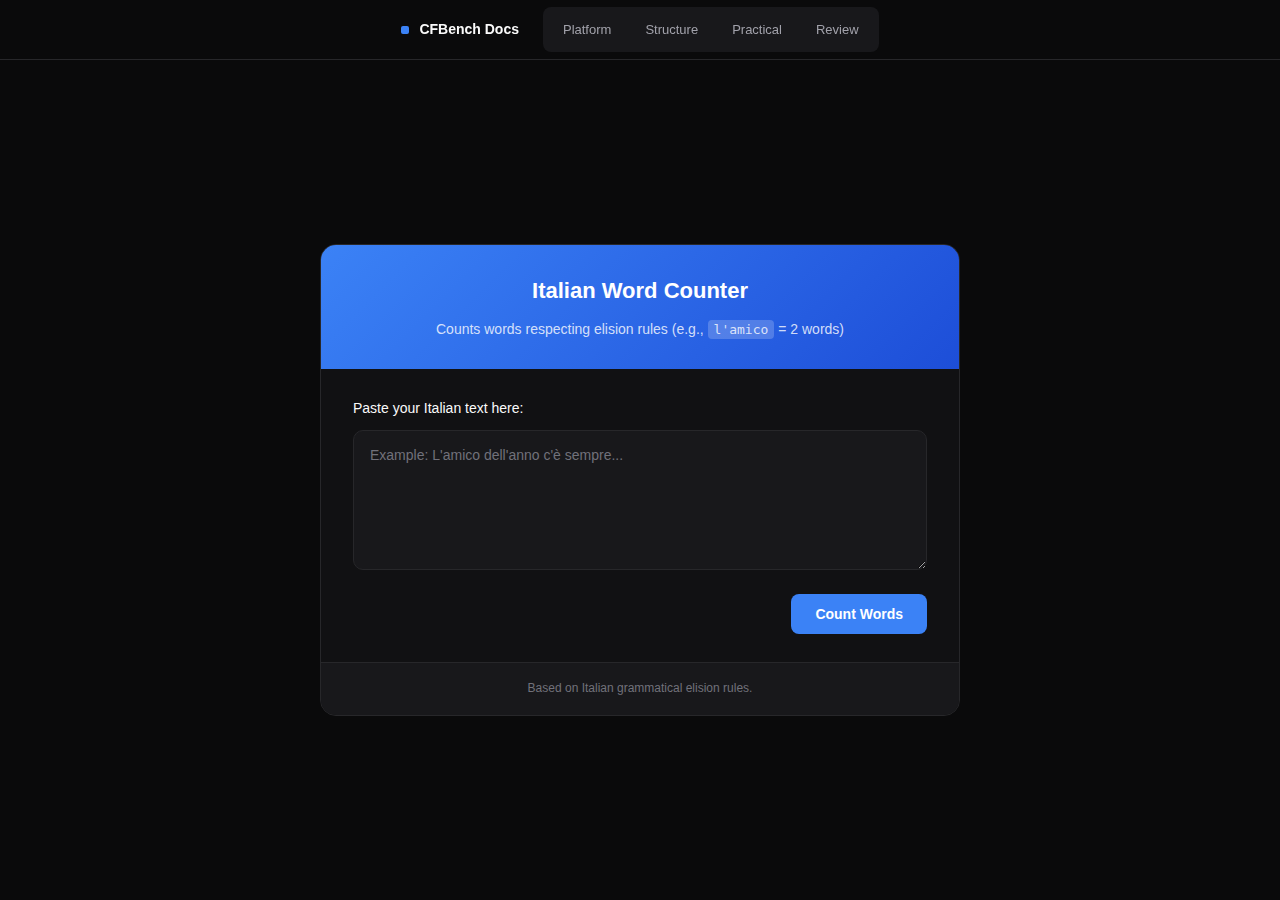
<file: pages/word_count.html>
<!DOCTYPE html>
<html lang="en">
<head>
    <meta charset="UTF-8">
    <meta name="viewport" content="width=device-width, initial-scale=1.0">
    <title>Italian Word Counter - CFBench Tools</title>
    <style>
        :root {
            --bg-primary: #0a0a0b;
            --bg-secondary: #111113;
            --bg-tertiary: #18181b;
            --border: #27272a;
            --border-light: #3f3f46;
            --text: #fafafa;
            --text-secondary: #a1a1aa;
            --text-muted: #71717a;
            --accent: #3b82f6;
            --success: #22c55e;
            --warning: #eab308;
            --danger: #ef4444;
        }

        * {
            box-sizing: border-box;
            margin: 0;
            padding: 0;
        }

        body {
            font-family: -apple-system, BlinkMacSystemFont, 'Segoe UI', 'Inter', sans-serif;
            font-size: 15px;
            line-height: 1.65;
            color: var(--text);
            background: var(--bg-primary);
            min-height: 100vh;
            display: flex;
            flex-direction: column;
        }

        /* Navigation */
        .nav {
            position: fixed;
            top: 0;
            left: 0;
            right: 0;
            height: 60px;
            background: rgba(10, 10, 11, 0.9);
            backdrop-filter: blur(12px);
            border-bottom: 1px solid var(--border);
            z-index: 100;
            display: flex;
            align-items: center;
            justify-content: center;
            padding: 0 40px;
            gap: 24px;
        }

        .nav-brand {
            font-weight: 600;
            font-size: 14px;
            color: var(--text);
            text-decoration: none;
            display: flex;
            align-items: center;
            gap: 10px;
        }

        .nav-brand::before {
            content: '';
            width: 8px;
            height: 8px;
            background: var(--accent);
            border-radius: 2px;
        }

        .nav-links {
            display: flex;
            gap: 2px;
            background: var(--bg-tertiary);
            padding: 4px;
            border-radius: 8px;
        }

        .nav-link {
            padding: 8px 16px;
            font-size: 13px;
            font-weight: 500;
            color: var(--text-secondary);
            text-decoration: none;
            border-radius: 6px;
            transition: all 0.15s ease;
        }

        .nav-link:hover {
            color: var(--text);
        }

        .nav-link.active {
            color: var(--text);
            background: #27272a;
        }

        /* Main Content */
        .main {
            flex: 1;
            display: flex;
            align-items: center;
            justify-content: center;
            padding: 100px 24px 40px;
        }

        .card {
            width: 100%;
            max-width: 640px;
            background: var(--bg-secondary);
            border: 1px solid var(--border);
            border-radius: 16px;
            overflow: hidden;
        }

        .card-header {
            padding: 28px 32px;
            background: linear-gradient(135deg, var(--accent) 0%, #1d4ed8 100%);
            text-align: center;
        }

        .card-header h1 {
            font-size: 22px;
            font-weight: 600;
            color: white;
            margin-bottom: 8px;
        }

        .card-header p {
            font-size: 14px;
            color: rgba(255,255,255,0.8);
        }

        .card-header code {
            background: rgba(255,255,255,0.2);
            padding: 2px 6px;
            border-radius: 4px;
            font-size: 13px;
        }

        .card-body {
            padding: 28px 32px;
        }

        /* Form */
        label {
            display: block;
            font-size: 14px;
            font-weight: 500;
            color: var(--text);
            margin-bottom: 10px;
        }

        textarea {
            width: 100%;
            height: 140px;
            padding: 16px;
            background: var(--bg-tertiary);
            border: 1px solid var(--border);
            border-radius: 10px;
            color: var(--text);
            font-size: 14px;
            font-family: inherit;
            resize: vertical;
            transition: border-color 0.2s ease;
        }

        textarea:focus {
            outline: none;
            border-color: var(--accent);
        }

        textarea::placeholder {
            color: var(--text-muted);
        }

        .btn-row {
            display: flex;
            justify-content: flex-end;
            margin-top: 16px;
        }

        .btn {
            padding: 12px 24px;
            background: var(--accent);
            color: white;
            border: none;
            border-radius: 8px;
            font-size: 14px;
            font-weight: 600;
            cursor: pointer;
            transition: all 0.2s ease;
        }

        .btn:hover {
            background: #2563eb;
            transform: translateY(-1px);
        }

        /* Results */
        .results {
            display: none;
            margin-top: 28px;
            padding-top: 28px;
            border-top: 1px solid var(--border);
        }

        .results.visible {
            display: block;
        }

        .stats-grid {
            display: grid;
            grid-template-columns: 1fr 1fr;
            gap: 16px;
            margin-bottom: 20px;
        }

        .stat-card {
            padding: 20px;
            border-radius: 10px;
            text-align: center;
            border: 1px solid var(--border);
        }

        .stat-card.success {
            background: rgba(34, 197, 94, 0.1);
            border-color: rgba(34, 197, 94, 0.3);
        }

        .stat-card.neutral {
            background: var(--bg-tertiary);
        }

        .stat-label {
            font-size: 12px;
            font-weight: 600;
            text-transform: uppercase;
            letter-spacing: 0.5px;
            margin-bottom: 8px;
        }

        .stat-card.success .stat-label {
            color: var(--success);
        }

        .stat-card.neutral .stat-label {
            color: var(--text-muted);
        }

        .stat-value {
            font-size: 36px;
            font-weight: 700;
        }

        .stat-card.success .stat-value {
            color: var(--success);
        }

        .stat-card.neutral .stat-value {
            color: var(--text-secondary);
        }

        .stat-desc {
            font-size: 11px;
            color: var(--text-muted);
            margin-top: 6px;
        }

        /* Alert */
        .alert {
            display: none;
            padding: 14px 18px;
            background: rgba(234, 179, 8, 0.1);
            border: 1px solid rgba(234, 179, 8, 0.3);
            border-radius: 8px;
            margin-bottom: 20px;
            font-size: 13px;
            color: #fde047;
        }

        .alert.visible {
            display: block;
        }

        .alert strong {
            color: var(--warning);
        }

        /* Tokens */
        .tokens-section h3 {
            font-size: 14px;
            font-weight: 600;
            color: var(--text);
            margin-bottom: 12px;
        }

        .tokens-box {
            background: var(--bg-tertiary);
            border: 1px solid var(--border);
            border-radius: 8px;
            padding: 16px;
            max-height: 180px;
            overflow-y: auto;
        }

        .tokens-wrapper {
            display: flex;
            flex-wrap: wrap;
            gap: 8px;
        }

        .token {
            padding: 4px 10px;
            border-radius: 6px;
            font-size: 13px;
            font-weight: 500;
        }

        .token.elision {
            background: rgba(239, 68, 68, 0.15);
            color: #f87171;
            border: 1px solid rgba(239, 68, 68, 0.3);
        }

        .token.word {
            background: var(--bg-secondary);
            color: var(--text-secondary);
            border: 1px solid var(--border);
        }

        .tokens-legend {
            display: flex;
            gap: 20px;
            margin-top: 12px;
            font-size: 11px;
            color: var(--text-muted);
        }

        .legend-item {
            display: flex;
            align-items: center;
            gap: 6px;
        }

        .legend-dot {
            width: 10px;
            height: 10px;
            border-radius: 3px;
        }

        .legend-dot.elision {
            background: rgba(239, 68, 68, 0.3);
            border: 1px solid rgba(239, 68, 68, 0.5);
        }

        .legend-dot.word {
            background: var(--bg-secondary);
            border: 1px solid var(--border-light);
        }

        .placeholder {
            color: var(--text-muted);
            font-style: italic;
            font-size: 13px;
        }

        /* Footer */
        .card-footer {
            padding: 16px 32px;
            background: var(--bg-tertiary);
            border-top: 1px solid var(--border);
            text-align: center;
            font-size: 12px;
            color: var(--text-muted);
        }

        @media (max-width: 640px) {
            .stats-grid {
                grid-template-columns: 1fr;
            }
            .nav {
                padding: 0 16px;
                gap: 12px;
            }
            .nav-brand {
                display: none;
            }
            .card-body {
                padding: 20px;
            }
        }
    </style>
</head>
<body>

<nav class="nav">
    <a href="#" class="nav-brand">CFBench Docs</a>
    <div class="nav-links">
        <a href="platform.html" class="nav-link">Platform</a>
        <a href="structure.html" class="nav-link">Structure</a>
        <a href="practical.html" class="nav-link">Practical</a>
        <a href="review.html" class="nav-link">Review</a>
    </div>
</nav>

<main class="main">
    <div class="card">
        <div class="card-header">
            <h1>Italian Word Counter</h1>
            <p>Counts words respecting elision rules (e.g., <code>l'amico</code> = 2 words)</p>
        </div>

        <div class="card-body">
            <label for="inputText">Paste your Italian text here:</label>
            <textarea
                id="inputText"
                placeholder="Example: L'amico dell'anno c'è sempre..."
            ></textarea>

            <div class="btn-row">
                <button class="btn" onclick="analisarTexto()">Count Words</button>
            </div>

            <div class="results" id="resultsArea">
                <div class="stats-grid">
                    <div class="stat-card success">
                        <div class="stat-label">Italian Count (Correct)</div>
                        <div class="stat-value" id="italianCount">0</div>
                        <div class="stat-desc">Separates elisions (l', c', un')</div>
                    </div>
                    <div class="stat-card neutral">
                        <div class="stat-label">Standard Count</div>
                        <div class="stat-value" id="standardCount">0</div>
                        <div class="stat-desc">Splits by spaces only</div>
                    </div>
                </div>

                <div class="alert" id="diffAlert">
                    <strong>Attention:</strong> The standard method missed <strong id="diffCount">0</strong> word(s) hidden by apostrophes.
                </div>

                <div class="tokens-section">
                    <h3>Token Visualization</h3>
                    <div class="tokens-box" id="tokensDisplay">
                        <p class="placeholder">Tokens will appear here...</p>
                    </div>
                    <div class="tokens-legend">
                        <div class="legend-item">
                            <span class="legend-dot elision"></span> Elision (Article/Prep)
                        </div>
                        <div class="legend-item">
                            <span class="legend-dot word"></span> Standard Word
                        </div>
                    </div>
                </div>
            </div>
        </div>

        <div class="card-footer">
            Based on Italian grammatical elision rules.
        </div>
    </div>
</main>

<script>
    const ITALIAN_CHARS = "a-zA-ZàèéìòùÀÈÉÌÒÙ";

    function analisarTexto() {
        const text = document.getElementById('inputText').value;
        if (!text.trim()) return;

        const standardCount = text.trim().split(/\s+/).length;
        const tokens = tokenizarItaliano(text);
        const italianCount = tokens.length;

        document.getElementById('standardCount').innerText = standardCount;
        document.getElementById('italianCount').innerText = italianCount;
        document.getElementById('resultsArea').classList.add('visible');

        const diff = italianCount - standardCount;
        const diffAlert = document.getElementById('diffAlert');
        if (diff > 0) {
            diffAlert.classList.add('visible');
            document.getElementById('diffCount').innerText = diff;
        } else {
            diffAlert.classList.remove('visible');
        }

        renderizarTokens(tokens);
    }

    function tokenizarItaliano(text) {
        const tokens = [];
        const regex = new RegExp(`([${ITALIAN_CHARS}]+')([${ITALIAN_CHARS}]+)|([${ITALIAN_CHARS}]+)`, 'gi');

        let match;
        while ((match = regex.exec(text)) !== null) {
            if (match[1] && match[2]) {
                tokens.push({ text: match[1], type: 'elision' });
                tokens.push({ text: match[2], type: 'word' });
            } else if (match[3]) {
                tokens.push({ text: match[3], type: 'word' });
            }
        }
        return tokens;
    }

    function renderizarTokens(tokens) {
        const container = document.getElementById('tokensDisplay');
        container.innerHTML = '';

        if (tokens.length === 0) {
            container.innerHTML = '<p class="placeholder">No words found.</p>';
            return;
        }

        const wrapper = document.createElement('div');
        wrapper.className = 'tokens-wrapper';

        tokens.forEach(token => {
            const span = document.createElement('span');
            span.innerText = token.text;
            span.className = 'token ' + token.type;
            if (token.type === 'elision') {
                span.title = "Elision detected (counts as separate word)";
            }
            wrapper.appendChild(span);
        });

        container.appendChild(wrapper);
    }
</script>
</body>
</html>
</file>
<file: css/styles.css>
/* CFBench Documentation - Shared Styles */
/* Version 2.1 - Official Release */

/* ==================== PAGE TRANSITIONS ==================== */
@view-transition {
    navigation: auto;
}

::view-transition-old(root) {
    animation: page-slide-out 0.2s ease-out forwards;
}

::view-transition-new(root) {
    animation: page-slide-in 0.2s ease-out forwards;
}

@keyframes page-slide-out {
    from { opacity: 1; transform: translateX(0); }
    to { opacity: 0; transform: translateX(-20px); }
}

@keyframes page-slide-in {
    from { opacity: 0; transform: translateX(20px); }
    to { opacity: 1; transform: translateX(0); }
}

/* Keep navbar fixed during transition */
.nav {
    view-transition-name: navbar;
}

::view-transition-old(navbar),
::view-transition-new(navbar) {
    animation: none;
}

:root {
    --bg-primary: #0a0a0b;
    --bg-secondary: #111113;
    --bg-tertiary: #18181b;
    --bg-hover: #1f1f23;
    --border: #27272a;
    --border-light: #3f3f46;
    --text: #fafafa;
    --text-secondary: #a1a1aa;
    --text-muted: #71717a;
    --accent: #3b82f6;
    --accent-dim: #1d4ed8;
    --success: #22c55e;
    --warning: #eab308;
    --danger: #ef4444;
}

* {
    box-sizing: border-box;
    margin: 0;
    padding: 0;
}

html {
    scroll-behavior: smooth;
}

body {
    font-family: -apple-system, BlinkMacSystemFont, 'Segoe UI', 'Inter', sans-serif;
    font-size: 15px;
    line-height: 1.65;
    color: var(--text);
    background: var(--bg-primary);
    -webkit-font-smoothing: antialiased;
    -moz-osx-font-smoothing: grayscale;
}

::selection {
    background: var(--accent);
    color: white;
}

/* Scrollbar */
::-webkit-scrollbar {
    width: 8px;
    height: 8px;
}

::-webkit-scrollbar-track {
    background: var(--bg-secondary);
}

::-webkit-scrollbar-thumb {
    background: var(--border-light);
    border-radius: 4px;
}

::-webkit-scrollbar-thumb:hover {
    background: var(--text-muted);
}

/* ==================== NAVIGATION ==================== */
.nav {
    position: fixed;
    top: 0;
    left: 0;
    right: 0;
    height: 60px;
    background: rgba(10, 10, 11, 0.85);
    backdrop-filter: blur(12px);
    -webkit-backdrop-filter: blur(12px);
    border-bottom: 1px solid var(--border);
    z-index: 100;
    display: flex;
    align-items: center;
    padding: 0 32px;
}

.nav-brand {
    font-weight: 600;
    font-size: 14px;
    color: var(--text);
    text-decoration: none;
    letter-spacing: -0.2px;
    display: flex;
    align-items: center;
    gap: 10px;
    flex-shrink: 0;
    width: 140px;
}

.nav-brand::before {
    content: '';
    width: 8px;
    height: 8px;
    background: var(--accent);
    border-radius: 2px;
}

/* Tabs container - absolutely centered */
.nav-links {
    position: absolute;
    left: 50%;
    transform: translateX(-50%);
    display: flex;
    gap: 2px;
    background: var(--bg-tertiary);
    padding: 4px;
    border-radius: 10px;
}

.nav-link {
    padding: 10px 18px;
    font-size: 13px;
    font-weight: 500;
    color: var(--text-secondary);
    text-decoration: none;
    border-radius: 8px;
    transition: color 0.25s ease, background-color 0.25s ease;
    position: relative;
    z-index: 1;
}

.nav-link:hover {
    color: var(--text);
}

.nav-link.active {
    color: var(--text);
    background: var(--bg-hover);
    box-shadow: 0 1px 3px rgba(0, 0, 0, 0.1);
}

.nav-badge {
    font-size: 9px;
    font-weight: 600;
    padding: 2px 6px;
    border-radius: 4px;
    margin-left: 6px;
    background: rgba(239, 68, 68, 0.15);
    color: #f87171;
    letter-spacing: 0.3px;
}

.nav-actions {
    display: flex;
    align-items: center;
    gap: 12px;
    margin-left: auto;
    flex-shrink: 0;
}

.help-link {
    display: inline-flex;
    align-items: center;
    gap: 6px;
    padding: 6px 12px;
    background: linear-gradient(135deg, #ef4444 0%, #dc2626 100%);
    color: white;
    text-decoration: none;
    font-size: 12px;
    font-weight: 600;
    border-radius: 6px;
    transition: all 0.2s;
    white-space: nowrap;
}

.help-link:hover {
    background: linear-gradient(135deg, #dc2626 0%, #b91c1c 100%);
    transform: translateY(-1px);
    box-shadow: 0 4px 12px rgba(239, 68, 68, 0.3);
}

.help-link svg {
    flex-shrink: 0;
}

/* ==================== LAYOUT ==================== */
.layout {
    display: flex;
    margin-top: 60px;
}

/* ==================== SIDEBAR ==================== */
.sidebar {
    width: 240px;
    position: fixed;
    top: 60px;
    bottom: 0;
    padding: 28px 16px;
    border-right: 1px solid var(--border);
    background: var(--bg-primary);
    overflow-y: auto;
    display: flex;
    flex-direction: column;
}

.sidebar-section {
    margin-bottom: 28px;
}

.sidebar-label {
    font-size: 10px;
    font-weight: 600;
    text-transform: uppercase;
    letter-spacing: 1px;
    color: var(--text-muted);
    padding: 0 12px 8px;
    margin-bottom: 8px;
    border-bottom: 1px solid var(--border);
    opacity: 0.7;
}

.sidebar-nav {
    display: flex;
    flex-direction: column;
    gap: 1px;
}

.sidebar-link {
    display: flex;
    align-items: center;
    gap: 12px;
    padding: 10px 14px;
    font-size: 13px;
    color: var(--text-secondary);
    text-decoration: none;
    border-radius: 6px;
    transition: all 0.2s cubic-bezier(0.4, 0, 0.2, 1);
    position: relative;
}

.sidebar-link::before {
    content: '';
    position: absolute;
    left: 0;
    top: 50%;
    transform: translateY(-50%);
    width: 3px;
    height: 0;
    background: var(--accent);
    border-radius: 0 2px 2px 0;
    transition: height 0.2s cubic-bezier(0.4, 0, 0.2, 1);
}

.sidebar-link:hover {
    color: var(--text);
    background: var(--bg-secondary);
    padding-left: 18px;
}

.sidebar-link:hover::before {
    height: 60%;
}

.sidebar-link.active {
    color: var(--text);
    background: var(--bg-secondary);
    font-weight: 500;
}

.sidebar-link.active::before {
    height: 70%;
}

.sidebar-icon {
    font-size: 15px;
    opacity: 0.8;
}

.sidebar-credit {
    font-size: 9px;
    color: var(--text-muted);
    text-align: center;
    margin-top: auto;
    padding-top: 24px;
    opacity: 0.4;
    letter-spacing: 0.2px;
}

/* ==================== MAIN CONTENT ==================== */
.main {
    flex: 1;
    margin-left: 240px;
    max-width: 800px;
    padding: 48px 64px 120px;
}

/* ==================== TYPOGRAPHY ==================== */
h1 {
    font-size: 32px;
    font-weight: 600;
    letter-spacing: -0.5px;
    margin-bottom: 12px;
    background: linear-gradient(135deg, var(--text) 0%, var(--text-secondary) 100%);
    -webkit-background-clip: text;
    -webkit-text-fill-color: transparent;
    background-clip: text;
}

h2 {
    font-size: 20px;
    font-weight: 600;
    letter-spacing: -0.3px;
    margin: 56px 0 20px;
    padding-bottom: 16px;
    border-bottom: 1px solid var(--border);
    color: var(--text);
}

h3 {
    font-size: 16px;
    font-weight: 600;
    margin: 36px 0 14px;
    color: var(--text);
}

h4 {
    font-size: 14px;
    font-weight: 600;
    margin: 28px 0 12px;
    color: var(--text-secondary);
}

p {
    margin-bottom: 16px;
    color: var(--text-secondary);
}

strong {
    color: var(--text);
    font-weight: 600;
}

.subtitle {
    font-size: 17px;
    color: var(--text-muted);
    margin-bottom: 40px;
}

/* ==================== SECTION ==================== */
.section {
    scroll-margin-top: 100px;
    margin-bottom: 72px;
}

/* ==================== CONTEXT CARD ==================== */
.context {
    background: var(--bg-secondary);
    border: 1px solid var(--border);
    border-radius: 12px;
    padding: 24px;
    margin: 28px 0;
}

.context-label {
    font-size: 11px;
    font-weight: 600;
    text-transform: uppercase;
    letter-spacing: 0.5px;
    color: var(--accent);
    margin-bottom: 10px;
}

.context p {
    margin-bottom: 0;
    color: var(--text-secondary);
}

.context-grid {
    display: grid;
    grid-template-columns: repeat(3, 1fr);
    gap: 16px;
    margin-top: 20px;
}

.context-item {
    background: var(--bg-tertiary);
    padding: 14px 16px;
    border-radius: 8px;
    border: 1px solid var(--border);
}

.context-item label {
    display: block;
    font-size: 10px;
    font-weight: 600;
    text-transform: uppercase;
    letter-spacing: 0.5px;
    color: var(--text-muted);
    margin-bottom: 6px;
}

.context-item span {
    font-size: 13px;
    color: var(--text);
}

/* ==================== TOOL TAGS ==================== */
.tools {
    display: flex;
    flex-wrap: wrap;
    gap: 8px;
    margin: 20px 0;
}

.tool {
    display: inline-block;
    padding: 6px 12px;
    font-size: 12px;
    font-weight: 500;
    border-radius: 6px;
    background: var(--bg-tertiary);
    color: var(--text-secondary);
    border: 1px solid var(--border);
}

.tool.primary {
    background: rgba(59, 130, 246, 0.15);
    color: #60a5fa;
    border-color: rgba(59, 130, 246, 0.3);
}

.tool.success {
    background: rgba(34, 197, 94, 0.15);
    color: #4ade80;
    border-color: rgba(34, 197, 94, 0.3);
}

.tool.warning {
    background: rgba(234, 179, 8, 0.15);
    color: #facc15;
    border-color: rgba(234, 179, 8, 0.3);
}

.tool.danger {
    background: rgba(239, 68, 68, 0.15);
    color: #f87171;
    border-color: rgba(239, 68, 68, 0.3);
}

/* ==================== ALERTS ==================== */
.alert {
    padding: 18px 22px;
    border-radius: 10px;
    margin: 24px 0;
    font-size: 14px;
    border: 1px solid;
}

.alert-info {
    background: rgba(59, 130, 246, 0.08);
    border-color: rgba(59, 130, 246, 0.25);
    color: #93c5fd;
}

.alert-warning {
    background: rgba(234, 179, 8, 0.08);
    border-color: rgba(234, 179, 8, 0.25);
    color: #fde047;
}

.alert-danger {
    background: rgba(239, 68, 68, 0.08);
    border-color: rgba(239, 68, 68, 0.25);
    color: #fca5a5;
}

.alert-success {
    background: rgba(34, 197, 94, 0.08);
    border-color: rgba(34, 197, 94, 0.25);
    color: #86efac;
}

.alert strong {
    display: block;
    margin-bottom: 6px;
    color: inherit;
}

.alert a {
    color: inherit;
    text-decoration: underline;
}

/* ==================== CODE ==================== */
pre {
    background: var(--bg-secondary);
    border: 1px solid var(--border);
    color: var(--text-secondary);
    padding: 20px 24px;
    border-radius: 10px;
    font-family: 'SF Mono', 'Fira Code', 'Consolas', monospace;
    font-size: 13px;
    line-height: 1.6;
    overflow-x: auto;
    margin: 20px 0;
}

code {
    background: var(--bg-tertiary);
    padding: 3px 8px;
    border-radius: 5px;
    font-family: 'SF Mono', 'Fira Code', 'Consolas', monospace;
    font-size: 13px;
    color: #f472b6;
}

/* ==================== TABLES ==================== */
table {
    width: 100%;
    border-collapse: collapse;
    margin: 24px 0;
    font-size: 14px;
}

th, td {
    padding: 14px 18px;
    text-align: left;
    border-bottom: 1px solid var(--border);
}

th {
    font-size: 11px;
    font-weight: 600;
    text-transform: uppercase;
    letter-spacing: 0.5px;
    color: var(--text-muted);
    background: var(--bg-secondary);
}

td {
    color: var(--text-secondary);
}

tr:hover td {
    background: var(--bg-secondary);
}

/* ==================== DROPDOWN ==================== */
.dropdown {
    border: 1px solid var(--border);
    border-radius: 10px;
    margin: 20px 0;
    overflow: hidden;
    background: var(--bg-secondary);
}

.dropdown-header {
    padding: 16px 20px;
    cursor: pointer;
    display: flex;
    justify-content: space-between;
    align-items: center;
    font-weight: 500;
    font-size: 14px;
    color: var(--text);
    transition: background 0.15s ease;
    user-select: none;
}

.dropdown-header:hover {
    background: var(--bg-tertiary);
}

.dropdown-icon {
    width: 20px;
    height: 20px;
    display: flex;
    align-items: center;
    justify-content: center;
    transition: transform 0.25s ease;
}

.dropdown-icon svg {
    width: 16px;
    height: 16px;
    color: var(--text-muted);
}

.dropdown.open .dropdown-icon {
    transform: rotate(180deg);
}

.dropdown-content {
    max-height: 0;
    overflow: hidden;
    transition: max-height 0.3s ease;
}

.dropdown.open .dropdown-content {
    max-height: 5000px;
}

.dropdown-inner {
    padding: 20px;
    border-top: 1px solid var(--border);
    background: var(--bg-tertiary);
}

.dropdown-inner table {
    margin: 0;
}

/* ==================== LISTS ==================== */
ul, ol {
    margin: 16px 0;
    padding-left: 24px;
    color: var(--text-secondary);
}

li {
    margin: 10px 0;
}

li::marker {
    color: var(--text-muted);
}

/* ==================== LINKS ==================== */
a {
    color: var(--accent);
    text-decoration: none;
    transition: color 0.15s ease;
}

a:hover {
    color: #60a5fa;
}

/* ==================== CHECKLIST ==================== */
.checklist {
    margin: 24px 0;
}

.check-item {
    display: flex;
    align-items: flex-start;
    gap: 14px;
    padding: 14px 0;
    border-bottom: 1px solid var(--border);
}

.check-item:last-child {
    border-bottom: none;
}

.check-box {
    width: 20px;
    height: 20px;
    border: 2px solid var(--border-light);
    border-radius: 5px;
    cursor: pointer;
    flex-shrink: 0;
    margin-top: 1px;
    transition: all 0.2s ease;
    display: flex;
    align-items: center;
    justify-content: center;
}

.check-box:hover {
    border-color: var(--accent);
    background: rgba(59, 130, 246, 0.1);
}

.check-box.checked {
    background: var(--success);
    border-color: var(--success);
}

.check-box.checked::after {
    content: '';
    width: 6px;
    height: 10px;
    border: solid white;
    border-width: 0 2px 2px 0;
    transform: rotate(45deg);
    margin-bottom: 2px;
}

.check-text {
    font-size: 14px;
    color: var(--text-secondary);
}

/* ==================== TIP BOX ==================== */
.tip {
    background: var(--bg-secondary);
    border-left: 3px solid var(--accent);
    padding: 20px 24px;
    margin: 28px 0;
    border-radius: 0 10px 10px 0;
}

.tip-title {
    font-weight: 600;
    margin-bottom: 10px;
    color: var(--text);
    font-size: 14px;
}

.tip p, .tip ul {
    color: var(--text-secondary);
    margin-bottom: 0;
}

.tip ul {
    margin-top: 12px;
}

/* ==================== DIAGRAM ==================== */
.diagram {
    background: var(--bg-secondary);
    border: 1px solid var(--border);
    border-radius: 10px;
    padding: 28px;
    margin: 28px 0;
    font-family: 'SF Mono', 'Fira Code', 'Consolas', monospace;
    font-size: 13px;
    line-height: 1.7;
    white-space: pre;
    overflow-x: auto;
    color: var(--text-muted);
}

/* ==================== HELP BUBBLE SYSTEM ==================== */
.help-wrapper {
    position: relative;
    display: inline-flex;
    align-items: center;
    gap: 10px;
}

.help-bubble {
    width: 20px;
    height: 20px;
    background: var(--bg-tertiary);
    border: 1px solid var(--border-light);
    border-radius: 50%;
    display: inline-flex;
    align-items: center;
    justify-content: center;
    font-size: 12px;
    font-weight: 600;
    color: var(--text-muted);
    cursor: pointer;
    transition: all 0.2s ease;
    flex-shrink: 0;
    user-select: none;
}

.help-bubble:hover {
    background: var(--accent);
    border-color: var(--accent);
    color: white;
    transform: scale(1.1);
}

.help-bubble.active {
    background: var(--accent);
    border-color: var(--accent);
    color: white;
}

.help-popup {
    position: absolute;
    left: calc(100% + 16px);
    top: 50%;
    transform: translateY(-50%) scaleX(0);
    transform-origin: left center;
    background: var(--bg-secondary);
    border: 1px solid var(--border);
    border-radius: 12px;
    padding: 0;
    width: 320px;
    max-width: 320px;
    opacity: 0;
    visibility: hidden;
    transition: all 0.25s cubic-bezier(0.4, 0, 0.2, 1);
    z-index: 50;
    box-shadow: 0 8px 32px rgba(0, 0, 0, 0.4);
    overflow: hidden;
}

.help-popup.active {
    transform: translateY(-50%) scaleX(1);
    opacity: 1;
    visibility: visible;
}

.help-popup-header {
    padding: 14px 18px;
    background: var(--bg-tertiary);
    border-bottom: 1px solid var(--border);
    display: flex;
    align-items: center;
    justify-content: space-between;
}

.help-popup-title {
    font-size: 11px;
    font-weight: 600;
    text-transform: uppercase;
    letter-spacing: 0.5px;
    color: var(--accent);
}

.help-popup-close {
    width: 20px;
    height: 20px;
    background: transparent;
    border: none;
    color: var(--text-muted);
    cursor: pointer;
    display: flex;
    align-items: center;
    justify-content: center;
    border-radius: 4px;
    transition: all 0.15s ease;
}

.help-popup-close:hover {
    background: var(--bg-hover);
    color: var(--text);
}

.help-popup-content {
    padding: 18px;
    font-size: 13px;
    line-height: 1.6;
    color: var(--text-secondary);
}

.help-popup-content p {
    margin: 0 0 12px;
}

.help-popup-content p:last-child {
    margin-bottom: 0;
}

.help-popup-content strong {
    color: var(--text);
}

.help-popup-content ul {
    margin: 8px 0;
    padding-left: 18px;
}

.help-popup-content li {
    margin: 6px 0;
}

/* ==================== PROMPT BOX ==================== */
.prompt-box {
    background: var(--bg-secondary);
    border: 1px solid var(--border);
    border-radius: 10px;
    margin: 20px 0;
    overflow: hidden;
}

.prompt-header {
    padding: 12px 16px;
    background: var(--bg-tertiary);
    border-bottom: 1px solid var(--border);
    display: flex;
    align-items: center;
    justify-content: space-between;
}

.prompt-label {
    font-size: 11px;
    font-weight: 600;
    text-transform: uppercase;
    letter-spacing: 0.5px;
    color: var(--text-muted);
}

.prompt-content {
    padding: 16px;
    font-family: 'SF Mono', 'Fira Code', 'Consolas', monospace;
    font-size: 12px;
    line-height: 1.6;
    color: var(--text-secondary);
    white-space: pre-wrap;
    max-height: 400px;
    overflow-y: auto;
}

.copy-btn {
    padding: 6px 12px;
    font-size: 11px;
    font-weight: 500;
    background: var(--bg-secondary);
    border: 1px solid var(--border);
    border-radius: 5px;
    color: var(--text-muted);
    cursor: pointer;
    transition: all 0.15s ease;
}

.copy-btn:hover {
    background: var(--bg-hover);
    color: var(--text);
    border-color: var(--border-light);
}

.copy-btn.copied {
    background: var(--success);
    color: white;
    border-color: var(--success);
}

/* ==================== STEP CARDS ==================== */
.step-card {
    background: var(--bg-secondary);
    border: 1px solid var(--border);
    border-radius: 12px;
    margin-bottom: 20px;
    overflow: hidden;
}

.step-header {
    display: flex;
    align-items: center;
    gap: 20px;
    padding: 24px;
    cursor: pointer;
    transition: background 0.15s ease;
}

.step-header:hover {
    background: var(--bg-tertiary);
}

.step-number {
    width: 48px;
    height: 48px;
    background: var(--accent);
    border-radius: 12px;
    display: flex;
    align-items: center;
    justify-content: center;
    font-weight: 700;
    font-size: 20px;
    color: white;
    flex-shrink: 0;
}

.step-meta {
    flex: 1;
}

.step-meta h2 {
    margin: 0;
    padding: 0;
    border: none;
    font-size: 18px;
}

.step-meta p {
    margin: 4px 0 0;
    font-size: 14px;
}

.step-body {
    padding: 0 24px 24px;
    border-top: 1px solid var(--border);
}

/* ==================== VISUAL STEP (Platform Guide) ==================== */
.visual-step {
    background: var(--bg-secondary);
    border: 1px solid var(--border);
    border-radius: 12px;
    margin: 16px 0;
    overflow: hidden;
}

.visual-step-header {
    display: flex;
    align-items: center;
    gap: 14px;
    padding: 18px 22px;
    background: var(--bg-tertiary);
    border-bottom: 1px solid var(--border);
}

.visual-step-num {
    width: 32px;
    height: 32px;
    background: var(--accent);
    border-radius: 8px;
    display: flex;
    align-items: center;
    justify-content: center;
    font-weight: 700;
    font-size: 14px;
    color: white;
}

.visual-step-title {
    font-weight: 600;
    font-size: 15px;
    color: var(--text);
}

.visual-step-body {
    padding: 22px;
}

/* ==================== SCREENSHOT PLACEHOLDER ==================== */
.screenshot {
    background: var(--bg-tertiary);
    border: 2px dashed var(--border-light);
    border-radius: 12px;
    padding: 40px;
    margin: 20px 0;
    text-align: center;
    position: relative;
    min-height: 200px;
    display: flex;
    flex-direction: column;
    align-items: center;
    justify-content: center;
    gap: 12px;
}

.screenshot-icon {
    font-size: 48px;
    opacity: 0.5;
}

.screenshot-label {
    font-size: 14px;
    font-weight: 600;
    color: var(--accent);
}

.screenshot-desc {
    font-size: 12px;
    color: var(--text-muted);
    max-width: 300px;
}

.screenshot img {
    max-width: 100%;
    border-radius: 8px;
    border: 1px solid var(--border);
}

.screenshot-filename {
    position: absolute;
    bottom: 10px;
    right: 14px;
    font-size: 10px;
    font-family: monospace;
    color: var(--text-muted);
    background: var(--bg-secondary);
    padding: 4px 8px;
    border-radius: 4px;
}

/* ==================== LINK CARDS ==================== */
.link-card {
    display: flex;
    align-items: center;
    gap: 16px;
    background: var(--bg-secondary);
    border: 1px solid var(--border);
    border-radius: 10px;
    padding: 16px 20px;
    margin: 12px 0;
    text-decoration: none;
    transition: all 0.2s ease;
}

.link-card:hover {
    border-color: var(--accent);
    background: var(--bg-tertiary);
}

.link-card-icon {
    width: 44px;
    height: 44px;
    background: var(--bg-tertiary);
    border-radius: 10px;
    display: flex;
    align-items: center;
    justify-content: center;
    font-size: 22px;
}

.link-card-content {
    flex: 1;
}

.link-card-title {
    font-weight: 600;
    font-size: 14px;
    color: var(--text);
    margin-bottom: 2px;
}

.link-card-url {
    font-size: 12px;
    color: var(--text-muted);
}

.link-card-arrow {
    color: var(--text-muted);
    font-size: 18px;
}

/* ==================== FAQ SECTION ==================== */
.faq-section {
    margin-top: 48px;
    padding-top: 32px;
    border-top: 1px solid var(--border);
}

.faq-section h2 {
    margin-top: 0;
    display: flex;
    align-items: center;
    gap: 10px;
}

.faq-item {
    background: var(--bg-secondary);
    border: 1px solid var(--border);
    border-radius: 10px;
    margin-bottom: 12px;
    overflow: hidden;
}

.faq-question {
    padding: 16px 20px;
    cursor: pointer;
    display: flex;
    justify-content: space-between;
    align-items: center;
    font-weight: 500;
    color: var(--text);
    transition: background 0.15s ease;
}

.faq-question:hover {
    background: var(--bg-tertiary);
}

.faq-question::after {
    content: '+';
    font-size: 20px;
    color: var(--text-muted);
    transition: transform 0.2s ease;
}

.faq-item.open .faq-question::after {
    content: '-';
}

.faq-answer {
    max-height: 0;
    overflow: hidden;
    transition: max-height 0.3s ease;
}

.faq-item.open .faq-answer {
    max-height: 500px;
}

.faq-answer-inner {
    padding: 0 20px 20px;
    color: var(--text-secondary);
    font-size: 14px;
    line-height: 1.6;
}

/* ==================== SEARCH ==================== */
.search-wrapper {
    position: relative;
    margin-left: 24px;
    flex-shrink: 0;
}

.search-input {
    width: 180px;
    padding: 8px 12px 8px 36px;
    background: var(--bg-tertiary);
    border: 1px solid var(--border);
    border-radius: 8px;
    color: var(--text);
    font-size: 13px;
    transition: all 0.2s ease;
}

.search-input:focus {
    outline: none;
    border-color: var(--accent);
    width: 220px;
}

.search-input::placeholder {
    color: var(--text-muted);
}

.search-icon {
    position: absolute;
    left: 10px;
    top: 50%;
    transform: translateY(-50%);
    color: var(--text-muted);
    width: 16px;
    height: 16px;
    pointer-events: none;
}

.search-results {
    position: absolute;
    top: calc(100% + 8px);
    left: 0;
    right: 0;
    background: var(--bg-secondary);
    border: 1px solid var(--border);
    border-radius: 10px;
    box-shadow: 0 8px 32px rgba(0, 0, 0, 0.3);
    max-height: 300px;
    overflow-y: auto;
    display: none;
    z-index: 200;
}

.search-results.active {
    display: block;
}

.search-result-item {
    padding: 12px 16px;
    cursor: pointer;
    border-bottom: 1px solid var(--border);
    transition: background 0.15s ease;
}

.search-result-item:last-child {
    border-bottom: none;
}

.search-result-item:hover {
    background: var(--bg-tertiary);
}

.search-result-item strong {
    display: block;
    font-size: 14px;
    color: var(--text);
    margin-bottom: 2px;
}

.search-result-item span {
    font-size: 12px;
    color: var(--text-muted);
}

.search-no-results {
    padding: 16px;
    text-align: center;
    color: var(--text-muted);
    font-size: 13px;
}

/* ==================== THEME TOGGLE ==================== */
.theme-toggle {
    width: 36px;
    height: 36px;
    background: var(--bg-tertiary);
    border: 1px solid var(--border);
    border-radius: 8px;
    cursor: pointer;
    display: flex;
    align-items: center;
    justify-content: center;
    color: var(--text-secondary);
    transition: all 0.2s ease;
}

.theme-toggle:hover {
    background: var(--bg-hover);
    color: var(--text);
}

.theme-toggle svg {
    width: 18px;
    height: 18px;
}

/* ==================== PRINT BUTTON ==================== */
.print-btn {
    padding: 8px 14px;
    background: var(--bg-tertiary);
    border: 1px solid var(--border);
    border-radius: 8px;
    cursor: pointer;
    display: flex;
    align-items: center;
    gap: 6px;
    color: var(--text-secondary);
    font-size: 13px;
    font-weight: 500;
    transition: all 0.2s ease;
}

.print-btn:hover {
    background: var(--bg-hover);
    color: var(--text);
}

.print-btn svg {
    width: 16px;
    height: 16px;
}

/* ==================== FOOTER ==================== */
.footer {
    margin-top: 80px;
    padding-top: 40px;
    border-top: 1px solid var(--border);
    text-align: center;
    color: var(--text-muted);
    font-size: 13px;
}

.footer a {
    color: var(--text-secondary);
}

/* ==================== LIGHT THEME ==================== */
[data-theme="light"] {
    --bg-primary: #ffffff;
    --bg-secondary: #f8f9fa;
    --bg-tertiary: #f1f3f4;
    --bg-hover: #e8eaed;
    --border: #dadce0;
    --border-light: #bdc1c6;
    --text: #202124;
    --text-secondary: #5f6368;
    --text-muted: #80868b;
    --accent: #1a73e8;
    --accent-dim: #1557b0;
    --success: #1e8e3e;
    --warning: #f9ab00;
    --danger: #d93025;
}

[data-theme="light"] .nav {
    background: rgba(255, 255, 255, 0.95);
    border-bottom: 1px solid var(--border);
}

[data-theme="light"] code {
    color: #d81b60;
    background: #fce4ec;
}

[data-theme="light"] .alert-info {
    background: rgba(26, 115, 232, 0.08);
    border-color: rgba(26, 115, 232, 0.3);
    color: #1967d2;
}

[data-theme="light"] .alert-warning {
    background: rgba(249, 171, 0, 0.1);
    border-color: rgba(249, 171, 0, 0.4);
    color: #b06000;
}

[data-theme="light"] .alert-danger {
    background: rgba(217, 48, 37, 0.08);
    border-color: rgba(217, 48, 37, 0.3);
    color: #c5221f;
}

[data-theme="light"] .alert-success {
    background: rgba(30, 142, 62, 0.08);
    border-color: rgba(30, 142, 62, 0.3);
    color: #137333;
}

[data-theme="light"] .step-card {
    background: #ffffff;
    box-shadow: 0 1px 3px rgba(0, 0, 0, 0.08);
}

[data-theme="light"] .dropdown {
    background: #ffffff;
    box-shadow: 0 1px 3px rgba(0, 0, 0, 0.08);
}

[data-theme="light"] .tip {
    background: #fff8e1;
    border-color: #ffecb3;
    color: #5d4037;
}

[data-theme="light"] .context {
    background: #e3f2fd;
    border-color: #90caf9;
    color: #1565c0;
}

[data-theme="light"] .prompt-box {
    background: #ffffff;
    border-color: var(--border);
}

[data-theme="light"] .prompt-content {
    background: #fafafa;
    color: #37474f;
}

[data-theme="light"] .checklist-item.checked {
    background: rgba(30, 142, 62, 0.1);
    border-color: rgba(30, 142, 62, 0.3);
}

[data-theme="light"] .checklist-item.checked .checklist-text {
    color: #137333;
}

[data-theme="light"] .sidebar {
    background: #fafafa;
}

[data-theme="light"] .sidebar-link:hover,
[data-theme="light"] .sidebar-link.active {
    background: #ffffff;
}

/* ==================== PRINT STYLES ==================== */
@media print {
    .nav, .sidebar, .theme-toggle, .print-btn, .search-wrapper,
    .help-bubble, .help-popup, .nav-actions {
        display: none !important;
    }

    body {
        background: white !important;
        color: black !important;
        font-size: 12pt;
    }

    .main {
        margin-left: 0 !important;
        padding: 20px !important;
        max-width: 100% !important;
    }

    .layout {
        margin-top: 0 !important;
    }

    .section, .alert, .dropdown, .context, .tip, .faq-item,
    .step-card, .visual-step {
        background: white !important;
        border: 1px solid #ccc !important;
        break-inside: avoid;
    }

    .dropdown-content, .faq-answer {
        max-height: none !important;
    }

    h1, h2, h3, h4, strong {
        color: black !important;
        -webkit-text-fill-color: black !important;
    }

    p, li, td, span, code {
        color: #333 !important;
    }

    a {
        color: #0066cc !important;
    }
}

/* ==================== INPUT FIELDS ==================== */
.input-group {
    margin: 24px 0;
}

.input-label {
    display: block;
    font-size: 14px;
    font-weight: 500;
    color: var(--text);
    margin-bottom: 10px;
}

.input-field {
    width: 100%;
    padding: 14px 16px;
    background: var(--bg-tertiary);
    border: 1px solid var(--border);
    border-radius: 8px;
    color: var(--text);
    font-size: 14px;
    font-family: inherit;
    transition: all 0.15s ease;
}

.input-field:focus {
    outline: none;
    border-color: var(--accent);
    box-shadow: 0 0 0 3px rgba(59, 130, 246, 0.15);
}

.input-field::placeholder {
    color: var(--text-muted);
}

textarea.input-field {
    min-height: 120px;
    resize: vertical;
}

/* ==================== CONNECTION ARROW ==================== */
.connection {
    display: flex;
    align-items: center;
    justify-content: center;
    padding: 8px 0;
    color: var(--text-muted);
    font-size: 13px;
}

.connection svg {
    width: 20px;
    height: 20px;
    margin: 0 12px;
}

/* ==================== WORKFLOW DIAGRAM ==================== */
.workflow-diagram {
    display: flex;
    align-items: stretch;
    gap: 16px;
    margin: 32px 0;
    overflow-x: auto;
    padding: 8px 0;
}

.workflow-phase {
    flex: 1;
    min-width: 180px;
    background: var(--bg-secondary);
    border: 1px solid var(--border);
    border-radius: 12px;
    overflow: hidden;
}

.workflow-phase-header {
    padding: 14px 16px;
    background: var(--bg-tertiary);
    border-bottom: 1px solid var(--border);
    text-align: center;
}

.workflow-phase-num {
    font-size: 10px;
    font-weight: 600;
    text-transform: uppercase;
    letter-spacing: 0.5px;
    color: var(--accent);
    margin-bottom: 4px;
}

.workflow-phase-title {
    font-size: 14px;
    font-weight: 600;
    color: var(--text);
}

.workflow-phase-body {
    padding: 16px;
}

.workflow-phase-body ul {
    margin: 0;
    padding: 0;
    list-style: none;
}

.workflow-phase-body li {
    padding: 6px 0;
    font-size: 13px;
    color: var(--text-secondary);
    display: flex;
    align-items: center;
    gap: 8px;
}

.workflow-phase-body li::before {
    content: '';
    width: 6px;
    height: 6px;
    background: var(--accent);
    border-radius: 50%;
    flex-shrink: 0;
}

.workflow-arrow {
    display: flex;
    align-items: center;
    color: var(--text-muted);
    flex-shrink: 0;
}

.workflow-arrow svg {
    width: 24px;
    height: 24px;
}

/* ==================== COLLAPSIBLE STEPS ==================== */
.step-card.collapsible .step-header {
    cursor: pointer;
    user-select: none;
}

.step-card.collapsible .step-header::after {
    content: '';
    width: 20px;
    height: 20px;
    background-image: url("data:image/svg+xml,%3Csvg xmlns='http://www.w3.org/2000/svg' fill='none' viewBox='0 0 24 24' stroke='%2371717a' stroke-width='2'%3E%3Cpath d='M19 9l-7 7-7-7'/%3E%3C/svg%3E");
    background-size: contain;
    background-repeat: no-repeat;
    margin-left: auto;
    transition: transform 0.3s ease;
}

.step-card.collapsible.collapsed .step-header::after {
    transform: rotate(-90deg);
}

.step-card.collapsible .step-body {
    max-height: 15000px;
    overflow: visible;
    transition: max-height 0.5s ease, padding 0.3s ease;
}

.step-card.collapsible.collapsed .step-body {
    max-height: 0;
    padding-top: 0;
    padding-bottom: 0;
}

/* ==================== STEP NUMBER (SIDEBAR) ==================== */
.step-num {
    width: 20px;
    height: 20px;
    background: transparent;
    border: 1.5px solid var(--border);
    border-radius: 5px;
    display: flex;
    align-items: center;
    justify-content: center;
    font-size: 10px;
    font-weight: 600;
    color: var(--text-muted);
    transition: all 0.2s ease;
    flex-shrink: 0;
}

.sidebar-link:hover .step-num {
    border-color: var(--accent);
    color: var(--accent);
}

.sidebar-link.active .step-num {
    background: var(--accent);
    border-color: var(--accent);
    color: white;
}

/* ==================== DECISION PANEL (REVIEW) ==================== */
.decision-panel {
    width: 320px;
    position: fixed;
    top: 60px;
    bottom: 0;
    right: 0;
    background: var(--bg-secondary);
    border-left: 1px solid var(--border);
    overflow-y: auto;
    z-index: 50;
}

.decision-panel-header {
    padding: 16px 20px;
    background: var(--bg-tertiary);
    border-bottom: 1px solid var(--border);
    position: sticky;
    top: 0;
    z-index: 10;
}

.decision-panel-title {
    font-size: 14px;
    font-weight: 600;
    color: var(--text);
    margin-bottom: 4px;
}

.decision-panel-subtitle {
    font-size: 11px;
    color: var(--text-muted);
}

.decision-panel-body {
    padding: 16px;
}

.decision-section {
    margin-bottom: 20px;
}

.decision-section-title {
    font-size: 10px;
    font-weight: 600;
    text-transform: uppercase;
    letter-spacing: 0.5px;
    color: var(--text-muted);
    margin-bottom: 10px;
    padding-bottom: 6px;
    border-bottom: 1px solid var(--border);
}

.decision-item {
    background: var(--bg-tertiary);
    border: 1px solid var(--border);
    border-radius: 8px;
    padding: 10px 12px;
    margin-bottom: 8px;
    transition: all 0.2s ease;
}

.decision-item.passed {
    border-left: 3px solid var(--success);
    background: rgba(34, 197, 94, 0.05);
}

.decision-item.failed {
    border-left: 3px solid var(--danger);
    background: rgba(239, 68, 68, 0.05);
}

.decision-item-header {
    display: flex;
    align-items: center;
    justify-content: space-between;
    margin-bottom: 6px;
}

.decision-item-name {
    font-size: 12px;
    font-weight: 500;
    color: var(--text);
}

.decision-item-status {
    font-size: 10px;
    font-weight: 600;
    padding: 2px 8px;
    border-radius: 4px;
}

.decision-item-status.pass {
    background: var(--success);
    color: white;
}

.decision-item-status.fail {
    background: var(--danger);
    color: white;
}

.decision-item-status.pending {
    background: var(--bg-hover);
    color: var(--text-muted);
}

.decision-item-notes {
    width: 100%;
    padding: 8px 10px;
    background: var(--bg-secondary);
    border: 1px solid var(--border);
    border-radius: 5px;
    font-size: 11px;
    color: var(--text);
    resize: none;
    min-height: 40px;
    font-family: inherit;
}

.decision-item-notes:focus {
    outline: none;
    border-color: var(--accent);
}

.decision-item-notes::placeholder {
    color: var(--text-muted);
}

.decision-item-actions {
    display: flex;
    align-items: center;
    gap: 6px;
    margin-top: 6px;
}

.decision-item-copy {
    padding: 4px 10px;
    font-size: 10px;
    font-weight: 500;
    background: var(--bg-tertiary);
    border: 1px solid var(--border);
    border-radius: 4px;
    color: var(--text-muted);
    cursor: pointer;
    transition: all 0.15s ease;
}

.decision-item-copy:hover {
    background: var(--bg-hover);
    color: var(--text);
    border-color: var(--border-light);
}

.copy-all-btn {
    width: 100%;
    padding: 12px;
    background: var(--accent);
    color: white;
    border: none;
    border-radius: 8px;
    font-size: 13px;
    font-weight: 600;
    cursor: pointer;
    margin-top: 16px;
    transition: all 0.2s ease;
}

.copy-all-btn:hover {
    background: var(--accent-dim);
}

/* ==================== PANEL TABS (REVIEW) ==================== */
.panel-tabs {
    display: flex;
    background: var(--bg-tertiary);
    border-bottom: 1px solid var(--border);
    position: sticky;
    top: 0;
    z-index: 20;
}

.panel-tab {
    flex: 1;
    padding: 12px 8px;
    background: transparent;
    border: none;
    border-bottom: 2px solid transparent;
    color: var(--text-muted);
    font-size: 12px;
    font-weight: 500;
    cursor: pointer;
    transition: all 0.2s ease;
}

.panel-tab:hover {
    color: var(--text-secondary);
    background: var(--bg-hover);
}

.panel-tab.active {
    color: var(--accent);
    border-bottom-color: var(--accent);
    background: var(--bg-secondary);
}

.panel-tab-content {
    display: none;
}

.panel-tab-content.active {
    display: block;
}

/* ==================== AI VALIDATOR (REVIEW) ==================== */
.validator-panel-body {
    padding: 16px;
}

.validator-section {
    margin-bottom: 16px;
}

.validator-label {
    display: block;
    font-size: 12px;
    font-weight: 600;
    color: var(--text);
    margin-bottom: 6px;
}

.validator-sublabel {
    display: block;
    font-size: 10px;
    font-weight: 500;
    color: var(--text-muted);
    margin-bottom: 4px;
    margin-top: 8px;
}

.validator-select {
    width: 100%;
    padding: 8px 12px;
    background: var(--bg-tertiary);
    border: 1px solid var(--border);
    border-radius: 6px;
    color: var(--text);
    font-size: 12px;
    cursor: pointer;
}

.validator-select:focus {
    outline: none;
    border-color: var(--accent);
}

.validator-input {
    width: 100%;
    min-height: 80px;
    padding: 10px;
    background: var(--bg-tertiary);
    border: 1px solid var(--border);
    border-radius: 6px;
    color: var(--text);
    font-size: 11px;
    font-family: 'SF Mono', 'Monaco', 'Consolas', monospace;
    resize: vertical;
    line-height: 1.5;
}

.validator-input.small {
    min-height: 50px;
}

.validator-input:focus {
    outline: none;
    border-color: var(--accent);
}

.validator-input::placeholder {
    color: var(--text-muted);
    font-style: italic;
}

.validator-turn {
    background: var(--bg-tertiary);
    border: 1px solid var(--border);
    border-radius: 8px;
    padding: 12px;
    margin-bottom: 12px;
}

.validator-turn-header {
    font-size: 11px;
    font-weight: 600;
    color: var(--text-secondary);
    margin-bottom: 8px;
    text-transform: uppercase;
    letter-spacing: 0.5px;
}

.validator-turn-header.final {
    color: var(--accent);
}

.validator-final {
    background: linear-gradient(135deg, rgba(59, 130, 246, 0.1), rgba(59, 130, 246, 0.05));
    border: 1px solid rgba(59, 130, 246, 0.3);
    border-radius: 8px;
    padding: 12px;
}

.validator-actions {
    display: flex;
    gap: 8px;
    margin-top: 16px;
}

.validator-btn {
    flex: 1;
    padding: 12px 8px;
    border: none;
    border-radius: 8px;
    font-size: 12px;
    font-weight: 600;
    cursor: pointer;
    transition: all 0.2s ease;
}

.validator-btn.primary {
    background: var(--accent);
    color: white;
}

.validator-btn.primary:hover {
    background: var(--accent-dim);
}

.validator-btn.secondary {
    background: var(--bg-tertiary);
    color: var(--text-secondary);
    border: 1px solid var(--border);
}

.validator-btn.secondary:hover {
    background: var(--bg-hover);
    color: var(--text);
}

.validator-tip {
    margin-top: 16px;
    padding: 12px;
    background: rgba(59, 130, 246, 0.1);
    border: 1px solid rgba(59, 130, 246, 0.2);
    border-radius: 8px;
    font-size: 11px;
    color: var(--text-secondary);
    line-height: 1.5;
}

.validator-tip strong {
    color: var(--accent);
}

/* ==================== AUTO REVIEW UPLOAD (REVIEW) ==================== */
.auto-upload-area {
    border: 2px dashed var(--border);
    border-radius: 8px;
    padding: 30px 20px;
    text-align: center;
    cursor: pointer;
    transition: all 0.2s ease;
    color: var(--text-secondary);
    font-size: 12px;
}

.auto-upload-area:hover {
    border-color: var(--accent);
    background: rgba(59, 130, 246, 0.05);
}

.validator-btn:disabled {
    opacity: 0.5;
    cursor: not-allowed;
}

/* Color utilities for Auto Review */
.success-color {
    color: var(--success) !important;
}

.warning-color {
    color: var(--warning) !important;
}

.error-color {
    color: var(--error) !important;
}

/* ==================== PHASE HEADER (REVIEW) ==================== */
.phase-header {
    display: flex;
    align-items: center;
    gap: 16px;
    padding: 20px;
    background: var(--bg-secondary);
    border: 1px solid var(--border);
    border-radius: 10px;
    margin-bottom: 20px;
}

.phase-icon {
    width: 46px;
    height: 46px;
    border-radius: 10px;
    display: flex;
    align-items: center;
    justify-content: center;
    font-size: 22px;
    flex-shrink: 0;
}

.phase-icon.pre { background: rgba(59, 130, 246, 0.15); }
.phase-icon.llm { background: rgba(234, 179, 8, 0.15); }
.phase-icon.human { background: rgba(34, 197, 94, 0.15); }

.phase-meta h2 {
    margin: 0;
    padding: 0;
    border: none;
    font-size: 18px;
}

.phase-meta p {
    margin: 4px 0 0;
    font-size: 13px;
}

.phase-tag {
    font-size: 9px;
    font-weight: 500;
    padding: 2px 6px;
    border-radius: 4px;
    margin-left: auto;
    letter-spacing: 0.3px;
}

.phase-tag.pre { background: rgba(59, 130, 246, 0.12); color: #3b82f6; }
.phase-tag.llm { background: rgba(245, 158, 11, 0.12); color: #d97706; }
.phase-tag.human { background: rgba(16, 185, 129, 0.12); color: #059669; }

[data-theme="light"] .phase-tag.pre { background: rgba(59, 130, 246, 0.1); color: #2563eb; }
[data-theme="light"] .phase-tag.llm { background: rgba(245, 158, 11, 0.1); color: #b45309; }
[data-theme="light"] .phase-tag.human { background: rgba(16, 185, 129, 0.1); color: #047857; }

/* ==================== CHECK CARD (REVIEW) ==================== */
.check-card {
    background: var(--bg-secondary);
    border: 1px solid var(--border);
    border-radius: 10px;
    margin-bottom: 12px;
    overflow: hidden;
    transition: all 0.2s ease;
}

.check-card:hover {
    border-color: var(--border-light);
}

.check-card.passed {
    border-left: 3px solid var(--success);
}

.check-card.failed {
    border-left: 3px solid var(--danger);
}

.check-header {
    padding: 14px 18px;
    display: flex;
    align-items: center;
    gap: 14px;
    cursor: pointer;
    user-select: none;
    transition: background 0.15s ease;
}

.check-header:hover {
    background: var(--bg-tertiary);
}

.check-number {
    width: 32px;
    height: 32px;
    background: var(--bg-tertiary);
    border: 1px solid var(--border);
    border-radius: 6px;
    display: flex;
    align-items: center;
    justify-content: center;
    font-weight: 700;
    font-size: 12px;
    color: var(--accent);
    flex-shrink: 0;
}

.check-title {
    flex: 1;
    font-weight: 600;
    font-size: 14px;
    color: var(--text);
}

.check-status {
    display: flex;
    gap: 6px;
}

.status-btn {
    padding: 6px 12px;
    border-radius: 5px;
    font-size: 11px;
    font-weight: 600;
    cursor: pointer;
    border: 1px solid transparent;
    transition: all 0.15s ease;
    opacity: 0.5;
}

.status-btn:hover {
    opacity: 0.8;
}

.status-btn.active {
    opacity: 1;
}

.status-btn.pass {
    background: rgba(34, 197, 94, 0.1);
    color: var(--success);
    border-color: rgba(34, 197, 94, 0.3);
}

.status-btn.pass.active {
    background: var(--success);
    color: white;
}

.status-btn.fail {
    background: rgba(239, 68, 68, 0.1);
    color: var(--danger);
    border-color: rgba(239, 68, 68, 0.3);
}

.status-btn.fail.active {
    background: var(--danger);
    color: white;
}

.check-chevron {
    color: var(--text-muted);
    transition: transform 0.25s ease;
    font-size: 11px;
}

.check-card.open .check-chevron {
    transform: rotate(180deg);
}

.check-content {
    max-height: 0;
    overflow: hidden;
    transition: max-height 0.3s ease;
}

.check-card.open .check-content {
    max-height: 3000px;
}

.check-inner {
    padding: 0 18px 18px 64px;
}

/* ==================== CHECKLIST ITEMS (REVIEW) ==================== */
.checklist-item {
    display: flex;
    align-items: flex-start;
    gap: 10px;
    padding: 10px 14px;
    background: var(--bg-tertiary);
    border: 1px solid var(--border);
    border-radius: 6px;
    margin-bottom: 6px;
    cursor: pointer;
    transition: all 0.15s ease;
}

.checklist-item:hover {
    border-color: var(--border-light);
}

.checklist-item.checked {
    background: rgba(34, 197, 94, 0.08);
    border-color: rgba(34, 197, 94, 0.25);
}

.checklist-checkbox {
    width: 18px;
    height: 18px;
    border: 2px solid var(--border-light);
    border-radius: 4px;
    display: flex;
    align-items: center;
    justify-content: center;
    flex-shrink: 0;
    font-size: 11px;
    color: transparent;
}

.checklist-item.checked .checklist-checkbox {
    background: var(--success);
    border-color: var(--success);
    color: white;
}

.checklist-text {
    font-size: 13px;
    color: var(--text-secondary);
}

.checklist-item.checked .checklist-text {
    color: #86efac;
}

/* ==================== FAILURE CALCULATOR (REVIEW) ==================== */
.failure-calculator {
    background: var(--bg-tertiary);
    border: 1px solid var(--border);
    border-radius: 10px;
    padding: 16px;
    margin: 16px 0;
}

.failure-calc-row {
    display: flex;
    align-items: center;
    gap: 12px;
    margin-bottom: 12px;
    padding-bottom: 12px;
    border-bottom: 1px solid var(--border);
    position: relative;
}

.failure-calc-row:last-child {
    margin-bottom: 0;
    padding-bottom: 0;
    border-bottom: none;
}

.failure-calc-label {
    font-size: 12px;
    font-weight: 500;
    color: var(--text);
    width: 100px;
    flex-shrink: 0;
}

.failure-calc-inputs {
    display: flex;
    align-items: center;
    gap: 8px;
    flex: 1;
}

.failure-calc-input {
    width: 60px;
    padding: 8px 10px;
    background: var(--bg-secondary);
    border: 1px solid var(--border);
    border-radius: 5px;
    color: var(--text);
    font-size: 13px;
    text-align: center;
}

.failure-calc-input:focus {
    outline: none;
    border-color: var(--accent);
}

.failure-calc-separator {
    color: var(--text-muted);
    font-size: 12px;
}

.failure-calc-result {
    width: 80px;
    padding: 8px 12px;
    border-radius: 5px;
    font-size: 12px;
    font-weight: 600;
    text-align: center;
}

.failure-calc-result.pass {
    background: var(--success);
    color: white;
}

.failure-calc-result.fail {
    background: var(--danger);
    color: white;
}

.failure-calc-result.pending {
    background: var(--bg-secondary);
    color: var(--text-muted);
}

.failure-tooltip {
    position: absolute;
    bottom: calc(100% + 8px);
    right: 0;
    background: var(--danger);
    color: white;
    padding: 8px 12px;
    border-radius: 6px;
    font-size: 11px;
    font-weight: 500;
    white-space: nowrap;
    opacity: 0;
    visibility: hidden;
    transform: translateY(5px);
    transition: all 0.25s ease;
    z-index: 100;
    box-shadow: 0 4px 12px rgba(0, 0, 0, 0.3);
}

.failure-tooltip::after {
    content: '';
    position: absolute;
    top: 100%;
    right: 20px;
    border: 6px solid transparent;
    border-top-color: var(--danger);
}

.failure-tooltip.show {
    opacity: 1;
    visibility: visible;
    transform: translateY(0);
}

.failure-tooltip.warning {
    background: var(--warning);
    color: #000;
}

.failure-tooltip.warning::after {
    border-top-color: var(--warning);
}

/* ==================== CELL STRUCTURE (REVIEW) ==================== */
.cell-grid {
    display: grid;
    grid-template-columns: repeat(auto-fill, minmax(160px, 1fr));
    gap: 6px;
    margin: 14px 0;
}

.cell-structure {
    background: var(--bg-tertiary);
    border-radius: 8px;
    padding: 16px;
    margin: 14px 0;
}

.cell-turn-group {
    margin-bottom: 12px;
    padding-bottom: 12px;
    border-bottom: 1px solid var(--border);
}

.cell-turn-group:last-child {
    margin-bottom: 0;
    padding-bottom: 0;
    border-bottom: none;
}

.cell-turn-label {
    font-size: 11px;
    font-weight: 600;
    color: var(--accent);
    margin-bottom: 8px;
    text-transform: uppercase;
    letter-spacing: 0.5px;
}

.cell-turn-items {
    display: flex;
    flex-wrap: wrap;
    gap: 6px;
}

.cell-item {
    background: var(--bg-secondary);
    padding: 8px 12px;
    border-radius: 5px;
    font-family: 'SF Mono', 'Consolas', monospace;
    font-size: 11px;
    color: var(--text-secondary);
    border-left: 3px solid var(--accent);
}

.cell-item.golden { border-left-color: var(--success); }
.cell-item.validator { border-left-color: var(--warning); }
.cell-item.alternative { border-left-color: #a78bfa; }

/* ==================== WORKFLOW BOX (REVIEW) ==================== */
.workflow-box {
    background: var(--bg-secondary);
    border: 1px solid var(--border);
    border-radius: 10px;
    padding: 20px;
    margin: 20px 0;
}

.workflow-step {
    display: flex;
    align-items: flex-start;
    gap: 14px;
    margin-bottom: 16px;
}

.workflow-step:last-child {
    margin-bottom: 0;
}

.workflow-num {
    width: 28px;
    height: 28px;
    background: var(--accent);
    border-radius: 50%;
    display: flex;
    align-items: center;
    justify-content: center;
    font-size: 12px;
    font-weight: 700;
    color: white;
    flex-shrink: 0;
}

.workflow-content {
    flex: 1;
}

.workflow-content strong {
    display: block;
    margin-bottom: 4px;
}

.workflow-content p {
    margin: 0;
}

/* ==================== PROGRESS SUMMARY (REVIEW) ==================== */
.progress-summary {
    background: var(--bg-tertiary);
    border-radius: 8px;
    padding: 14px 16px;
    margin: 16px 0;
}

.progress-summary-row {
    display: flex;
    justify-content: space-between;
    font-size: 12px;
    margin-bottom: 6px;
}

.progress-summary-row:last-child {
    margin-bottom: 0;
}

.progress-summary-label {
    color: var(--text-secondary);
}

.progress-summary-value {
    font-weight: 600;
}

.progress-summary-value.success { color: var(--success); }
.progress-summary-value.danger { color: var(--danger); }

/* ==================== POPUP MODAL (REVIEW) ==================== */
.popup-overlay {
    position: fixed;
    top: 0;
    left: 0;
    right: 0;
    bottom: 0;
    background: rgba(0, 0, 0, 0.7);
    display: none;
    align-items: center;
    justify-content: center;
    z-index: 1000;
}

.popup-overlay.active {
    display: flex;
}

.popup-modal {
    background: var(--bg-secondary);
    border: 1px solid var(--border);
    border-radius: 12px;
    padding: 24px;
    max-width: 400px;
    text-align: center;
}

.popup-icon {
    font-size: 48px;
    margin-bottom: 16px;
}

.popup-title {
    font-size: 18px;
    font-weight: 600;
    color: var(--text);
    margin-bottom: 8px;
}

.popup-message {
    font-size: 14px;
    color: var(--text-secondary);
    margin-bottom: 20px;
}

.popup-btn {
    padding: 10px 24px;
    background: var(--accent);
    color: white;
    border: none;
    border-radius: 6px;
    font-size: 14px;
    font-weight: 500;
    cursor: pointer;
}

/* ==================== PLACEHOLDER (REVIEW) ==================== */
.placeholder {
    color: var(--warning);
    background: rgba(234, 179, 8, 0.15);
    padding: 2px 5px;
    border-radius: 3px;
}

/* ==================== NOTEBOOK BUILDER (PRACTICAL) ==================== */
.notebook-builder {
    position: fixed;
    top: 70px;
    right: 15px;
    width: 520px;
    max-height: calc(100vh - 90px);
    background: #1e1e1e;
    border: 1px solid #3c3c3c;
    border-radius: 8px;
    box-shadow: 0 8px 32px rgba(0, 0, 0, 0.4);
    z-index: 90;
    display: flex;
    flex-direction: column;
    overflow: hidden;
    font-family: 'Google Sans', 'Roboto', Arial, sans-serif;
}

.notebook-builder-header {
    padding: 12px 16px;
    background: #252526;
    border-bottom: 1px solid #3c3c3c;
    display: flex;
    align-items: center;
    justify-content: space-between;
    flex-shrink: 0;
}

.notebook-builder-title {
    font-size: 14px;
    font-weight: 500;
    color: #e8e8e8;
    display: flex;
    align-items: center;
    gap: 10px;
}

.notebook-builder-title::before {
    content: '';
    width: 20px;
    height: 20px;
    background: url('data:image/svg+xml,<svg xmlns="http://www.w3.org/2000/svg" viewBox="0 0 24 24" fill="%23f9ab00"><path d="M12 2C6.48 2 2 6.48 2 12s4.48 10 10 10 10-4.48 10-10S17.52 2 12 2zm-1 17.93c-3.95-.49-7-3.85-7-7.93 0-.62.08-1.21.21-1.79L9 15v1c0 1.1.9 2 2 2v1.93zm6.9-2.54c-.26-.81-1-1.39-1.9-1.39h-1v-3c0-.55-.45-1-1-1H8v-2h2c.55 0 1-.45 1-1V7h2c1.1 0 2-.9 2-2v-.41c2.93 1.19 5 4.06 5 7.41 0 2.08-.8 3.97-2.1 5.39z"/></svg>') no-repeat center;
    background-size: contain;
}

.notebook-builder-actions {
    display: flex;
    gap: 8px;
}

.nb-btn {
    padding: 7px 14px;
    font-size: 12px;
    font-weight: 500;
    background: #4285f4;
    color: white;
    border: none;
    border-radius: 4px;
    cursor: pointer;
    transition: all 0.15s ease;
}

.nb-btn:hover {
    background: #5c9aff;
}

.nb-btn.secondary {
    background: #404040;
    color: #e8e8e8;
}

.nb-btn.secondary:hover {
    background: #505050;
    color: white;
}

.notebook-builder-toggle {
    width: 28px;
    height: 28px;
    background: #404040;
    border: none;
    border-radius: 4px;
    cursor: pointer;
    display: flex;
    align-items: center;
    justify-content: center;
    color: #9aa0a6;
    transition: all 0.15s ease;
}

.notebook-builder-toggle:hover {
    background: #505050;
    color: #e8e8e8;
}

.notebook-builder-body {
    flex: 1;
    overflow-y: auto;
    padding: 14px;
    background: #1e1e1e;
}

.notebook-builder.minimized .notebook-builder-body {
    display: none;
}

.notebook-builder.minimized {
    max-height: none;
}

/* Notebook Cell */
.nb-cell {
    background: #2d2d2d;
    border: 1px solid #404040;
    border-left: 4px solid #4285f4;
    border-radius: 4px;
    margin-bottom: 10px;
    overflow: hidden;
    transition: border-color 0.2s ease;
}

.nb-cell:hover {
    border-left-color: #5c9aff;
}

.nb-cell.filled-cell {
    border-left-color: #34a853;
}

.nb-cell-header {
    padding: 12px 14px;
    display: flex;
    align-items: center;
    justify-content: space-between;
    cursor: pointer;
    user-select: none;
    transition: background 0.15s ease;
    background: #2d2d2d;
}

.nb-cell-header:hover {
    background: #363636;
}

.nb-cell-name {
    font-family: 'Roboto Mono', 'SF Mono', 'Consolas', monospace;
    font-size: 12px;
    font-weight: 600;
    color: #f9ab00;
}

.nb-cell-actions {
    display: flex;
    align-items: center;
    gap: 8px;
}

.nb-cell-status {
    width: 10px;
    height: 10px;
    border-radius: 50%;
    background: #505050;
    transition: background 0.2s ease;
}

.nb-cell-status.filled {
    background: #34a853;
}

.nb-cell-chevron {
    width: 18px;
    height: 18px;
    color: #9aa0a6;
    transition: transform 0.2s ease;
}

.nb-cell.collapsed .nb-cell-chevron {
    transform: rotate(-90deg);
}

.nb-cell-content {
    border-top: 1px solid #404040;
    max-height: 250px;
    overflow: hidden;
    transition: max-height 0.3s ease;
}

.nb-cell.collapsed .nb-cell-content {
    max-height: 0;
    border-top: none;
}

.nb-cell-textarea {
    width: 100%;
    min-height: 100px;
    padding: 14px;
    background: #1e1e1e;
    border: none;
    color: #e8e8e8;
    font-family: 'Roboto Mono', 'SF Mono', 'Consolas', monospace;
    font-size: 12px;
    line-height: 1.6;
    resize: vertical;
}

.nb-cell-textarea:focus {
    outline: none;
    background: #252525;
}

.nb-cell-textarea::placeholder {
    color: #6e6e6e;
}

.nb-cell-copy {
    padding: 5px 10px;
    font-size: 11px;
    background: transparent;
    border: 1px solid #505050;
    border-radius: 4px;
    color: #9aa0a6;
    cursor: pointer;
    transition: all 0.15s ease;
}

.nb-cell-copy:hover {
    background: #404040;
    color: #e8e8e8;
    border-color: #606060;
}

/* Cell Help Tooltip */
.nb-cell-help {
    position: relative;
    display: inline-flex;
    align-items: center;
    justify-content: center;
    width: 16px;
    height: 16px;
    background: #404040;
    border-radius: 50%;
    font-size: 10px;
    font-weight: 700;
    color: #9aa0a6;
    cursor: pointer;
    margin-left: 8px;
    flex-shrink: 0;
    user-select: none;
}

.nb-cell-help:hover {
    background: #505050;
    color: #e8e8e8;
}

.nb-cell-help.active {
    background: #4285f4;
    color: white;
}

.nb-cell-tooltip {
    position: fixed;
    background: #252526;
    border: 1px solid #505050;
    border-radius: 8px;
    padding: 12px 14px;
    width: 300px;
    font-size: 12px;
    font-weight: 400;
    font-family: 'Google Sans', 'Roboto', Arial, sans-serif;
    color: #e8e8e8;
    line-height: 1.5;
    box-shadow: 0 8px 24px rgba(0, 0, 0, 0.5);
    opacity: 0;
    visibility: hidden;
    transition: opacity 0.15s ease, visibility 0.15s ease;
    z-index: 9999;
    pointer-events: none;
}

.nb-cell-tooltip.visible {
    opacity: 1;
    visibility: visible;
    pointer-events: auto;
}

.nb-cell-tooltip strong {
    color: #f9ab00;
    font-weight: 600;
}

/* Section Dividers */
.nb-section-divider {
    padding: 10px 14px;
    font-size: 11px;
    font-weight: 600;
    text-transform: uppercase;
    letter-spacing: 0.8px;
    color: #9aa0a6;
    background: #252526;
    margin: 14px -14px 10px;
    border-top: 1px solid #3c3c3c;
    border-bottom: 1px solid #3c3c3c;
    display: flex;
    align-items: center;
    justify-content: space-between;
}

.nb-section-divider:first-of-type {
    margin-top: 0;
    border-top: none;
}

/* Section Help */
.nb-section-help {
    position: relative;
    display: inline-flex;
    align-items: center;
    justify-content: center;
    width: 18px;
    height: 18px;
    background: #404040;
    border-radius: 50%;
    font-size: 11px;
    font-weight: 700;
    color: #9aa0a6;
    cursor: pointer;
    text-transform: none;
    letter-spacing: normal;
    user-select: none;
}

.nb-section-help:hover {
    background: #505050;
    color: #e8e8e8;
}

.nb-section-help.active {
    background: #4285f4;
    color: white;
}

.nb-section-tooltip {
    position: fixed;
    width: 320px;
    padding: 14px 16px;
    background: #252526;
    border: 1px solid #505050;
    border-radius: 8px;
    font-size: 13px;
    font-weight: 400;
    color: #e8e8e8;
    line-height: 1.6;
    text-transform: none;
    letter-spacing: normal;
    box-shadow: 0 8px 24px rgba(0, 0, 0, 0.5);
    opacity: 0;
    visibility: hidden;
    transition: opacity 0.2s ease, visibility 0.2s ease;
    z-index: 9999;
    pointer-events: none;
}

.nb-section-tooltip.visible {
    opacity: 1;
    visibility: visible;
    pointer-events: auto;
}

.nb-section-tooltip strong {
    color: #f9ab00;
    display: block;
    margin-bottom: 6px;
}

/* Model Selector */
.nb-model-selector {
    padding: 10px 14px;
    background: #252526;
    border-bottom: 1px solid #3c3c3c;
    display: flex;
    align-items: center;
    gap: 12px;
    flex-shrink: 0;
}

.nb-model-selector label {
    font-size: 12px;
    color: #9aa0a6;
    font-weight: 500;
}

.nb-model-toggle {
    display: flex;
    background: #1e1e1e;
    border: 1px solid #404040;
    border-radius: 4px;
    overflow: hidden;
}

.nb-model-toggle button {
    padding: 7px 16px;
    font-size: 12px;
    font-weight: 500;
    background: transparent;
    border: none;
    color: #9aa0a6;
    cursor: pointer;
    transition: all 0.15s ease;
}

.nb-model-toggle button.active {
    background: #4285f4;
    color: white;
}

.nb-model-toggle button:hover:not(.active) {
    background: #363636;
    color: #e8e8e8;
}

/* Turn Selector */
.nb-turn-selector {
    padding: 10px 14px;
    background: #2d2d2d;
    border-bottom: 1px solid #3c3c3c;
    display: flex;
    align-items: center;
    gap: 12px;
    flex-shrink: 0;
}

.nb-turn-selector label {
    font-size: 12px;
    color: #9aa0a6;
    font-weight: 500;
}

.nb-turn-controls {
    display: flex;
    align-items: center;
    gap: 8px;
    background: #1e1e1e;
    border: 1px solid #404040;
    border-radius: 4px;
    padding: 2px;
}

.nb-turn-btn {
    width: 28px;
    height: 28px;
    display: flex;
    align-items: center;
    justify-content: center;
    background: transparent;
    border: none;
    color: #9aa0a6;
    font-size: 18px;
    font-weight: 500;
    cursor: pointer;
    border-radius: 3px;
    transition: all 0.15s ease;
}

.nb-turn-btn:hover:not(:disabled) {
    background: #404040;
    color: #e8e8e8;
}

.nb-turn-btn:disabled {
    opacity: 0.3;
    cursor: not-allowed;
}

.nb-turn-count {
    min-width: 32px;
    text-align: center;
    font-size: 14px;
    font-weight: 600;
    color: #f9ab00;
}

.nb-turn-info {
    font-size: 11px;
    color: #9aa0a6;
    margin-left: auto;
}

/* Hidden intermediate turns */
.nb-intermediate-turn {
    display: none;
}

.nb-intermediate-turn.visible {
    display: block;
}

/* Progress indicator */
.nb-progress {
    padding: 10px 14px;
    background: #252526;
    border-top: 1px solid #3c3c3c;
    font-size: 12px;
    color: #9aa0a6;
    display: flex;
    align-items: center;
    justify-content: space-between;
    flex-shrink: 0;
}

.nb-progress-bar {
    flex: 1;
    height: 6px;
    background: #404040;
    border-radius: 3px;
    margin-left: 14px;
    overflow: hidden;
}

.nb-progress-fill {
    height: 100%;
    background: linear-gradient(90deg, #34a853, #4caf50);
    border-radius: 3px;
    transition: width 0.3s ease;
}

/* ==================== RESPONSIVE ==================== */
@media (max-width: 1600px) {
    .notebook-builder {
        width: 450px;
    }
}

@media (max-width: 1400px) {
    .notebook-builder {
        display: none;
    }
    .decision-panel {
        display: none;
    }
    .main {
        margin-right: 0;
    }
}

@media (max-width: 1024px) {
    .sidebar {
        display: none;
    }
    .main {
        margin-left: 0;
        padding: 40px 28px 100px;
    }
    .context-grid {
        grid-template-columns: 1fr;
    }
    .nav {
        padding: 0 20px;
    }
}
</file>
<file: automated_review/css/validator.css>
/**
 * CFBench Automated Review - Professional Minimalist Design
 */

/* Variables */
:root {
    --bg-primary: #fafafa;
    --bg-secondary: #ffffff;
    --bg-tertiary: #f5f5f5;
    --text-primary: #1a1a1a;
    --text-secondary: #666;
    --text-muted: #999;
    --border-color: #e0e0e0;
    --border-light: #f0f0f0;
    --accent: #2563eb;
    --accent-light: #eff6ff;
    --success: #059669;
    --success-bg: #ecfdf5;
    --warning: #d97706;
    --warning-bg: #fffbeb;
    --error: #dc2626;
    --error-bg: #fef2f2;
    --shadow-sm: 0 1px 2px rgba(0,0,0,0.05);
    --shadow: 0 1px 3px rgba(0,0,0,0.1);
    --shadow-md: 0 4px 6px rgba(0,0,0,0.07);
    --radius: 8px;
    --radius-lg: 12px;
}

/* Reset & Base */
* {
    box-sizing: border-box;
}

body {
    margin: 0;
    padding: 0;
    background: var(--bg-primary);
    font-family: -apple-system, BlinkMacSystemFont, 'Segoe UI', Roboto, Oxygen, Ubuntu, sans-serif;
    color: var(--text-primary);
    line-height: 1.5;
    -webkit-font-smoothing: antialiased;
}

/* Container */
.validator-container {
    max-width: 900px;
    margin: 0 auto;
    padding: 40px 24px;
}

/* Header */
.validator-header {
    text-align: center;
    margin-bottom: 48px;
}

.validator-header h1 {
    font-size: 1.75rem;
    font-weight: 600;
    color: var(--text-primary);
    margin: 0 0 8px 0;
    letter-spacing: -0.02em;
}

.validator-header h1 i {
    color: var(--accent);
    margin-right: 10px;
}

.validator-header p {
    color: var(--text-secondary);
    font-size: 0.95rem;
    margin: 0;
}

/* Cards */
.card {
    background: var(--bg-secondary);
    border: 1px solid var(--border-color);
    border-radius: var(--radius-lg);
    padding: 24px;
    margin-bottom: 16px;
    box-shadow: var(--shadow-sm);
}

/* API Key Section */
.api-key-section {
    background: var(--bg-secondary);
    border: 1px solid var(--border-color);
    border-radius: var(--radius-lg);
    padding: 20px 24px;
    margin-bottom: 24px;
    box-shadow: var(--shadow-sm);
}

.api-key-section h3 {
    margin: 0 0 16px 0;
    font-size: 0.875rem;
    font-weight: 600;
    color: var(--text-primary);
    display: flex;
    align-items: center;
    gap: 8px;
}

.api-key-section h3 i {
    color: var(--accent);
}

.api-key-input-group {
    display: flex;
    gap: 12px;
}

.api-key-input-group input {
    flex: 1;
    padding: 10px 14px;
    border: 1px solid var(--border-color);
    border-radius: var(--radius);
    background: var(--bg-primary);
    color: var(--text-primary);
    font-size: 0.875rem;
    transition: border-color 0.2s, box-shadow 0.2s;
}

.api-key-input-group input:focus {
    outline: none;
    border-color: var(--accent);
    box-shadow: 0 0 0 3px var(--accent-light);
}

.api-key-input-group button {
    padding: 10px 20px;
    background: var(--accent);
    color: white;
    border: none;
    border-radius: var(--radius);
    cursor: pointer;
    font-weight: 500;
    font-size: 0.875rem;
    transition: background 0.2s;
}

.api-key-input-group button:hover {
    background: #1d4ed8;
}

.api-status {
    margin-top: 12px;
    font-size: 0.8rem;
    display: flex;
    align-items: center;
    gap: 6px;
}

.api-status.connected {
    color: var(--success);
}

.api-status.disconnected {
    color: var(--text-muted);
}

.api-status i {
    font-size: 0.5rem;
}

/* Upload Section */
.upload-section {
    background: var(--bg-secondary);
    border: 2px dashed var(--border-color);
    border-radius: var(--radius-lg);
    padding: 48px 24px;
    text-align: center;
    margin-bottom: 24px;
    transition: all 0.2s;
}

.upload-section:hover {
    border-color: var(--accent);
    background: var(--accent-light);
}

.upload-section.dragover {
    border-color: var(--accent);
    background: var(--accent-light);
}

.upload-icon {
    font-size: 40px;
    color: var(--accent);
    margin-bottom: 16px;
    opacity: 0.8;
}

.upload-section h3 {
    margin: 0 0 8px 0;
    font-size: 1rem;
    font-weight: 600;
    color: var(--text-primary);
}

.upload-section p {
    color: var(--text-secondary);
    font-size: 0.875rem;
    margin: 0 0 20px 0;
}

.upload-btn {
    display: inline-flex;
    align-items: center;
    gap: 8px;
    padding: 10px 24px;
    background: var(--accent);
    color: white;
    border: none;
    border-radius: var(--radius);
    cursor: pointer;
    font-weight: 500;
    font-size: 0.875rem;
    transition: background 0.2s;
}

.upload-btn:hover {
    background: #1d4ed8;
}

#file-input {
    display: none;
}

/* File Info */
.file-info {
    background: var(--bg-secondary);
    border: 1px solid var(--border-color);
    border-radius: var(--radius);
    padding: 14px 20px;
    margin-bottom: 16px;
    display: flex;
    justify-content: space-between;
    align-items: center;
    box-shadow: var(--shadow-sm);
}

.file-info .file-name {
    font-weight: 500;
    color: var(--text-primary);
}

.file-info .file-size {
    color: var(--text-muted);
    font-size: 0.875rem;
}

/* Action Buttons */
.action-buttons {
    display: flex;
    gap: 12px;
    margin-bottom: 24px;
}

.action-btn {
    flex: 1;
    padding: 12px 20px;
    border-radius: var(--radius);
    cursor: pointer;
    font-weight: 500;
    font-size: 0.875rem;
    transition: all 0.2s;
    display: flex;
    align-items: center;
    justify-content: center;
    gap: 8px;
}

.action-btn.primary {
    background: var(--accent);
    color: white;
    border: none;
}

.action-btn.primary:hover {
    background: #1d4ed8;
}

.action-btn.secondary {
    background: var(--bg-secondary);
    color: var(--accent);
    border: 1px solid var(--accent);
}

.action-btn.secondary:hover {
    background: var(--accent-light);
}

.action-btn:disabled {
    opacity: 0.5;
    cursor: not-allowed;
}

/* Progress */
.progress-section {
    display: none;
    background: var(--bg-secondary);
    border: 1px solid var(--border-color);
    border-radius: var(--radius-lg);
    padding: 24px;
    margin-bottom: 24px;
}

.progress-section.active {
    display: block;
}

.progress-bar {
    height: 6px;
    background: var(--bg-tertiary);
    border-radius: 3px;
    overflow: hidden;
    margin-bottom: 12px;
}

.progress-fill {
    height: 100%;
    background: var(--accent);
    width: 0%;
    transition: width 0.3s ease;
    border-radius: 3px;
}

.progress-text {
    color: var(--text-secondary);
    font-size: 0.875rem;
}

/* Report Section */
.report-section {
    display: none;
}

.report-section.active {
    display: block;
}

/* Review Report */
.review-report {
    background: var(--bg-secondary);
    border: 1px solid var(--border-color);
    border-radius: var(--radius-lg);
    overflow: hidden;
    box-shadow: var(--shadow);
}

.report-header {
    padding: 24px;
    border-bottom: 1px solid var(--border-color);
    background: var(--bg-primary);
}

.report-header h2 {
    margin: 0 0 16px 0;
    font-size: 1.25rem;
    font-weight: 600;
    color: var(--text-primary);
}

.report-meta {
    display: flex;
    flex-wrap: wrap;
    gap: 24px;
    margin-bottom: 20px;
}

.meta-item {
    font-size: 0.875rem;
    color: var(--text-secondary);
}

.meta-item strong {
    color: var(--text-primary);
    font-weight: 500;
}

.overall-status {
    display: inline-flex;
    align-items: center;
    padding: 8px 20px;
    border-radius: 20px;
    font-weight: 600;
    font-size: 0.875rem;
    text-transform: uppercase;
    letter-spacing: 0.02em;
}

.status-pass {
    background: var(--success-bg);
    color: var(--success);
}

.status-needs-review {
    background: #fef3c7;
    color: #b45309;
}

.status-minor {
    background: var(--warning-bg);
    color: var(--warning);
}

.status-major {
    background: var(--error-bg);
    color: var(--error);
}

/* Phase Sections */
.report-phase {
    padding: 24px;
    border-bottom: 1px solid var(--border-light);
}

.report-phase:last-child {
    border-bottom: none;
}

.phase-title {
    font-size: 0.9rem;
    font-weight: 600;
    color: var(--text-primary);
    margin: 0 0 16px 0;
    display: flex;
    align-items: center;
    gap: 8px;
}

.phase-title::before {
    content: '';
    width: 4px;
    height: 16px;
    background: var(--accent);
    border-radius: 2px;
}

.phase-checks {
    display: flex;
    flex-direction: column;
    gap: 8px;
}

/* Check Items - Clean Card Style */
.check-item {
    background: var(--bg-primary);
    border: 1px solid var(--border-light);
    border-radius: var(--radius);
    padding: 12px 16px;
    transition: all 0.2s;
}

.check-item:hover {
    border-color: var(--border-color);
}

.check-item.check-passed {
    border-left: 3px solid var(--success);
}

.check-item.check-failed {
    border-left: 3px solid var(--error);
    background: var(--error-bg);
}

.check-item.check-warning {
    border-left: 3px solid var(--warning);
    background: var(--warning-bg);
}

.check-item.check-skipped {
    border-left: 3px solid var(--text-muted);
    opacity: 0.7;
}

.check-item.check-needs_review {
    border-left: 3px solid #b45309;
    background: #fef3c7;
}

.check-header {
    display: flex;
    align-items: center;
    gap: 12px;
}

.check-status {
    font-size: 1rem;
    width: 20px;
    text-align: center;
}

.check-passed .check-status { color: var(--success); }
.check-failed .check-status { color: var(--error); }
.check-warning .check-status { color: var(--warning); }
.check-needs_review .check-status { color: #b45309; }

.check-id {
    font-size: 0.75rem;
    font-weight: 500;
    color: var(--text-muted);
    background: var(--bg-secondary);
    padding: 2px 8px;
    border-radius: 4px;
    font-family: 'SF Mono', Monaco, monospace;
}

.check-name {
    font-size: 0.875rem;
    font-weight: 500;
    color: var(--text-primary);
}

/* Issues & Warnings */
.check-issues,
.check-warnings {
    margin: 12px 0 0 0;
    padding: 0;
    list-style: none;
}

.issue-item,
.warning-item {
    font-size: 0.8rem;
    padding: 8px 12px;
    margin-top: 6px;
    border-radius: 6px;
    position: relative;
    padding-left: 28px;
}

.issue-item {
    background: rgba(220, 38, 38, 0.08);
    color: var(--error);
}

.issue-item::before {
    content: "!";
    position: absolute;
    left: 10px;
    font-weight: 700;
}

.warning-item {
    background: rgba(217, 119, 6, 0.08);
    color: var(--warning);
}

.warning-item::before {
    content: "~";
    position: absolute;
    left: 10px;
    font-weight: 700;
}

/* Tables */
.verification-table-container {
    margin-top: 16px;
    padding: 16px;
    background: var(--bg-secondary);
    border-radius: var(--radius);
    border: 1px solid var(--border-light);
}

.verification-table-container h5 {
    margin: 0 0 12px 0;
    font-size: 0.8rem;
    font-weight: 600;
    color: var(--text-primary);
    text-transform: uppercase;
    letter-spacing: 0.03em;
}

.verification-table {
    width: 100%;
    border-collapse: collapse;
    font-size: 0.8rem;
}

.verification-table th {
    text-align: left;
    padding: 10px 12px;
    background: var(--bg-tertiary);
    color: var(--text-secondary);
    font-weight: 500;
    font-size: 0.75rem;
    text-transform: uppercase;
    letter-spacing: 0.03em;
    border-bottom: 1px solid var(--border-color);
}

.verification-table td {
    padding: 10px 12px;
    border-bottom: 1px solid var(--border-light);
    color: var(--text-primary);
}

.verification-table tbody tr:hover {
    background: var(--bg-primary);
}

.verification-table .row-pass { background: rgba(5, 150, 105, 0.05); }
.verification-table .row-fail { background: rgba(220, 38, 38, 0.05); }
.verification-table .row-warn { background: rgba(217, 119, 6, 0.05); }
.verification-table .row-needs-review { background: rgba(180, 83, 9, 0.08); }
.verification-table .row-skip { background: rgba(128, 128, 128, 0.05); }

.verification-table .cell-pass { color: var(--success); font-weight: 600; text-align: center; }
.verification-table .cell-fail { color: var(--error); font-weight: 600; text-align: center; }
.verification-table .cell-needs-review { color: #b45309; font-weight: 600; text-align: center; }
.verification-table .cell-skip { color: var(--text-muted); font-weight: 600; text-align: center; }

.verification-table .inst-id {
    font-family: 'SF Mono', Monaco, monospace;
    font-size: 0.75rem;
    color: var(--text-secondary);
}

.verification-table .inst-evidence {
    color: var(--text-muted);
    font-size: 0.75rem;
    max-width: 250px;
}

/* Summary Pills */
.verification-summary {
    display: flex;
    flex-wrap: wrap;
    gap: 10px;
    margin-top: 12px;
    padding-top: 12px;
    border-top: 1px solid var(--border-light);
}

.verification-summary .summary-item {
    font-size: 0.75rem;
    font-weight: 500;
    padding: 4px 12px;
    border-radius: 12px;
}

.verification-summary .summary-item.pass {
    background: var(--success-bg);
    color: var(--success);
}

.verification-summary .summary-item.fail {
    background: var(--error-bg);
    color: var(--error);
}

.verification-summary .summary-item.warn {
    background: var(--warning-bg);
    color: var(--warning);
}

.verification-summary .summary-item.needs-review {
    background: #fef3c7;
    color: #b45309;
}

/* Distribution Summary */
.distribution-summary {
    display: flex;
    flex-wrap: wrap;
    gap: 20px;
    font-size: 0.875rem;
    color: var(--text-secondary);
    margin-bottom: 12px;
}

.distribution-summary strong {
    color: var(--text-primary);
}

/* Check Details Box */
.check-details-box {
    margin-top: 12px;
    padding: 12px 16px;
    background: var(--bg-secondary);
    border-radius: var(--radius);
    border: 1px solid var(--border-light);
    font-size: 0.8rem;
}

.check-details-box h5 {
    margin: 0 0 8px 0;
    font-size: 0.75rem;
    font-weight: 600;
    color: var(--text-secondary);
    text-transform: uppercase;
}

.detail-row {
    padding: 4px 0;
    color: var(--text-secondary);
}

.detail-row strong {
    color: var(--text-primary);
}

/* API Section */
.api-phase {
    background: var(--accent-light);
}

.api-section {
    background: var(--bg-primary);
    padding: 16px;
    border-radius: var(--radius);
    margin-bottom: 12px;
    border: 1px solid var(--border-light);
}

.api-section h4 {
    margin: 0 0 12px 0;
    font-size: 0.875rem;
    font-weight: 600;
    color: var(--text-primary);
}

.score-badge {
    display: inline-block;
    background: var(--accent);
    color: white;
    padding: 4px 12px;
    border-radius: 12px;
    font-weight: 600;
    font-size: 0.75rem;
    margin-bottom: 12px;
}

.status-badge {
    display: inline-block;
    padding: 3px 10px;
    border-radius: 12px;
    font-size: 0.7rem;
    font-weight: 600;
    margin-left: 10px;
    text-transform: uppercase;
}

.status-badge.status-pass { background: var(--success-bg); color: var(--success); }
.status-badge.status-major { background: var(--error-bg); color: var(--error); }
.status-badge.status-minor_issues { background: var(--warning-bg); color: var(--warning); }

/* Critical Section */
.critical-section {
    border: 2px solid var(--error) !important;
    background: var(--error-bg) !important;
}

.critical-section h4 {
    color: var(--error);
}

.critical-issues {
    background: rgba(220, 38, 38, 0.1);
    border-left: 3px solid var(--error);
    padding: 12px 16px;
    margin: 12px 0;
    border-radius: 0 var(--radius) var(--radius) 0;
}

.critical-issues h5 {
    color: var(--error);
    margin: 0 0 8px 0;
    font-size: 0.8rem;
}

.critical-list {
    margin: 0;
    padding: 0 0 0 16px;
}

.critical-list li,
.critical-item {
    color: var(--error);
    font-size: 0.8rem;
    padding: 4px 0;
}

/* Warning Section */
.warning-section {
    border: 2px solid var(--warning) !important;
    background: var(--warning-bg) !important;
}

.warning-list {
    margin: 0;
    padding: 0 0 0 16px;
}

.warning-list li {
    color: var(--warning);
    font-size: 0.8rem;
    padding: 4px 0;
}

/* Feedback Section */
.report-feedback {
    padding: 24px;
    background: var(--bg-primary);
    border-top: 1px solid var(--border-color);
}

.feedback-title {
    font-size: 0.9rem;
    font-weight: 600;
    color: var(--text-primary);
    margin: 0 0 16px 0;
    display: flex;
    align-items: center;
    gap: 8px;
}

.feedback-status {
    padding: 10px 16px;
    border-radius: var(--radius);
    margin-bottom: 16px;
    font-size: 0.875rem;
    font-weight: 500;
}

.feedback-status.pass {
    background: var(--success-bg);
    color: var(--success);
    border-left: 4px solid var(--success);
}

.feedback-status.minor_revision {
    background: var(--warning-bg);
    color: var(--warning);
    border-left: 4px solid var(--warning);
}

.feedback-status.major_revision {
    background: var(--error-bg);
    color: var(--error);
    border-left: 4px solid var(--error);
}

.feedback-status.needs-review {
    background: #fef3c7;
    color: #b45309;
    border-left: 4px solid #b45309;
}

/* Method badges for verification table */
.method-badge {
    display: inline-block;
    font-size: 0.6rem;
    padding: 1px 4px;
    border-radius: 3px;
    font-weight: 500;
    margin-left: 4px;
    text-transform: uppercase;
}

.method-badge.ai {
    background: #dbeafe;
    color: #1d4ed8;
}

.method-badge.regex {
    background: var(--bg-tertiary);
    color: var(--text-muted);
}

/* AI verified badge */
.ai-badge {
    display: inline-block;
    background: #dbeafe;
    color: #1d4ed8;
    font-size: 0.65rem;
    padding: 2px 8px;
    border-radius: 10px;
    font-weight: 600;
    margin-left: 8px;
    text-transform: uppercase;
}

.feedback-content {
    background: var(--bg-secondary);
    border: 1px solid var(--border-color);
    border-radius: var(--radius);
    padding: 16px;
    margin-bottom: 16px;
    max-height: 350px;
    overflow-y: auto;
}

.feedback-content pre {
    margin: 0;
    white-space: pre-wrap;
    word-wrap: break-word;
    font-family: -apple-system, BlinkMacSystemFont, 'Segoe UI', sans-serif;
    font-size: 0.8rem;
    line-height: 1.6;
    color: var(--text-primary);
}

.feedback-actions {
    display: flex;
    align-items: center;
    gap: 16px;
}

.copy-btn {
    display: inline-flex;
    align-items: center;
    gap: 8px;
    background: var(--accent);
    color: white;
    border: none;
    padding: 10px 20px;
    border-radius: var(--radius);
    cursor: pointer;
    font-size: 0.8rem;
    font-weight: 500;
    transition: background 0.2s;
}

.copy-btn:hover {
    background: #1d4ed8;
}

.char-count {
    font-size: 0.75rem;
    color: var(--text-muted);
}

.char-count.over-limit {
    color: var(--error);
    font-weight: 600;
}

/* Status colors for various elements */
.status-found { color: var(--success); }
.status-implicit { color: var(--warning); }
.status-missing { color: var(--error); }

.no-issues {
    color: var(--success);
    font-size: 0.8rem;
    margin: 0;
}

/* Matrix table - compact */
.matrix-table th,
.matrix-table td {
    padding: 6px 8px;
    text-align: center;
    font-size: 0.7rem;
}

/* Details/Summary */
details {
    margin-top: 12px;
}

details summary {
    cursor: pointer;
    font-size: 0.8rem;
    font-weight: 500;
    color: var(--accent);
    padding: 8px 0;
}

details summary:hover {
    text-decoration: underline;
}

.table-note {
    font-size: 0.7rem;
    color: var(--text-muted);
    text-align: center;
    padding: 8px 0;
}

/* Mismatched phrases */
.mismatched-phrases {
    margin-top: 12px;
    padding: 12px;
    background: var(--error-bg);
    border-radius: var(--radius);
    border-left: 3px solid var(--error);
}

.phrase-list {
    list-style: none;
    margin: 0;
    padding: 0;
}

.phrase-item {
    padding: 8px 0;
    border-bottom: 1px solid var(--border-light);
    font-size: 0.8rem;
}

.phrase-item:last-child {
    border-bottom: none;
}

.phrase-item.fail {
    color: var(--error);
}

.match-ratio {
    color: var(--text-muted);
    font-size: 0.7rem;
    margin-left: 4px;
}

/* Structure Details */
.structure-details {
    margin: 12px 0;
    padding: 12px;
    background: var(--bg-tertiary);
    border-radius: var(--radius);
}

.structure-details p {
    margin: 4px 0;
    font-size: 0.8rem;
}

/* Toast */
.toast {
    position: fixed;
    bottom: 24px;
    right: 24px;
    padding: 12px 24px;
    border-radius: var(--radius);
    color: white;
    font-weight: 500;
    font-size: 0.875rem;
    z-index: 1000;
    animation: slideIn 0.3s ease;
    box-shadow: var(--shadow-md);
}

.toast.success { background: var(--success); }
.toast.error { background: var(--error); }
.toast.warning { background: var(--warning); }

@keyframes slideIn {
    from {
        transform: translateX(100%);
        opacity: 0;
    }
    to {
        transform: translateX(0);
        opacity: 1;
    }
}

/* Spinner */
.spinner {
    display: inline-block;
    width: 16px;
    height: 16px;
    border: 2px solid var(--border-color);
    border-top-color: var(--accent);
    border-radius: 50%;
    animation: spin 0.8s linear infinite;
    margin-right: 8px;
}

@keyframes spin {
    to { transform: rotate(360deg); }
}

/* Responsive */
@media (max-width: 768px) {
    .validator-container {
        padding: 20px 16px;
    }

    .validator-header {
        margin-bottom: 32px;
    }

    .action-buttons {
        flex-direction: column;
    }

    .report-meta {
        flex-direction: column;
        gap: 8px;
    }

    .api-key-input-group {
        flex-direction: column;
    }

    .verification-table {
        display: block;
        overflow-x: auto;
    }

    .verification-summary,
    .distribution-summary {
        flex-direction: column;
        gap: 6px;
    }
}

/* AI Summary */
.ai-summary {
    background: var(--bg-tertiary);
    padding: 12px 16px;
    border-radius: var(--radius);
    margin-top: 12px;
    font-size: 0.8rem;
    color: var(--text-secondary);
}

.ai-summary strong {
    color: var(--text-primary);
}

/* Constraint Details */
.constraint-details,
.llm-judge-details {
    margin-top: 12px;
}

/* Instruction Verification */
.instruction-verification {
    margin-top: 12px;
}

.instruction-verification h5 {
    margin: 0 0 8px 0;
    font-size: 0.75rem;
    font-weight: 600;
    color: var(--text-secondary);
    text-transform: uppercase;
}

/* Missing items sections */
.missing-instructions,
.missing-llmjudge {
    margin-top: 12px;
}

.missing-instructions h5,
.missing-llmjudge h5 {
    margin: 0 0 8px 0;
    color: var(--error);
    font-size: 0.8rem;
}

.missing-instructions ul,
.missing-llmjudge ul {
    margin: 0;
    padding: 0 0 0 16px;
}

.missing-instructions li,
.missing-llmjudge li {
    padding: 4px 0;
    font-size: 0.8rem;
}

.issue-detail {
    color: var(--text-muted);
    font-size: 0.75rem;
}

/* Evasions detected */
.evasions-detected {
    margin-top: 12px;
    padding: 12px;
    background: var(--error-bg);
    border-radius: var(--radius);
}

.evasions-detected h5 {
    margin: 0 0 8px 0;
    color: var(--error);
    font-size: 0.8rem;
}

/* Parallel Validators - Side by Side View */
.parallel-validators {
    display: grid;
    grid-template-columns: 1fr 1fr;
    gap: 16px;
    margin-bottom: 16px;
}

.validator-panel {
    border-radius: 8px;
    padding: 12px;
}

.validator-panel h6 {
    margin: 0 0 8px 0;
    font-size: 0.85rem;
    display: flex;
    align-items: center;
    gap: 6px;
}

.validator-panel table {
    width: 100%;
    font-size: 0.75rem;
}

/* Comparison Summary */
.comparison-summary {
    border-radius: 8px;
    padding: 12px;
    margin-bottom: 12px;
}

.comparison-summary h6 {
    margin: 0 0 8px 0;
    font-size: 0.8rem;
}

/* JSON Status Grid */
.json-status-grid {
    display: grid;
    grid-template-columns: repeat(auto-fill, minmax(200px, 1fr));
    gap: 8px;
    margin-bottom: 16px;
}

.json-cell-status {
    border-radius: 6px;
    padding: 8px 10px;
}

/* Dark theme support for new components */
@media (prefers-color-scheme: dark) {
    .parallel-validators,
    .comparison-summary,
    .json-status-grid .json-cell-status {
        color: var(--text-primary);
    }
}

/* Responsive adjustments for parallel validators */
@media (max-width: 768px) {
    .parallel-validators {
        grid-template-columns: 1fr;
    }

    .json-status-grid {
        grid-template-columns: 1fr;
    }
}
</file>
